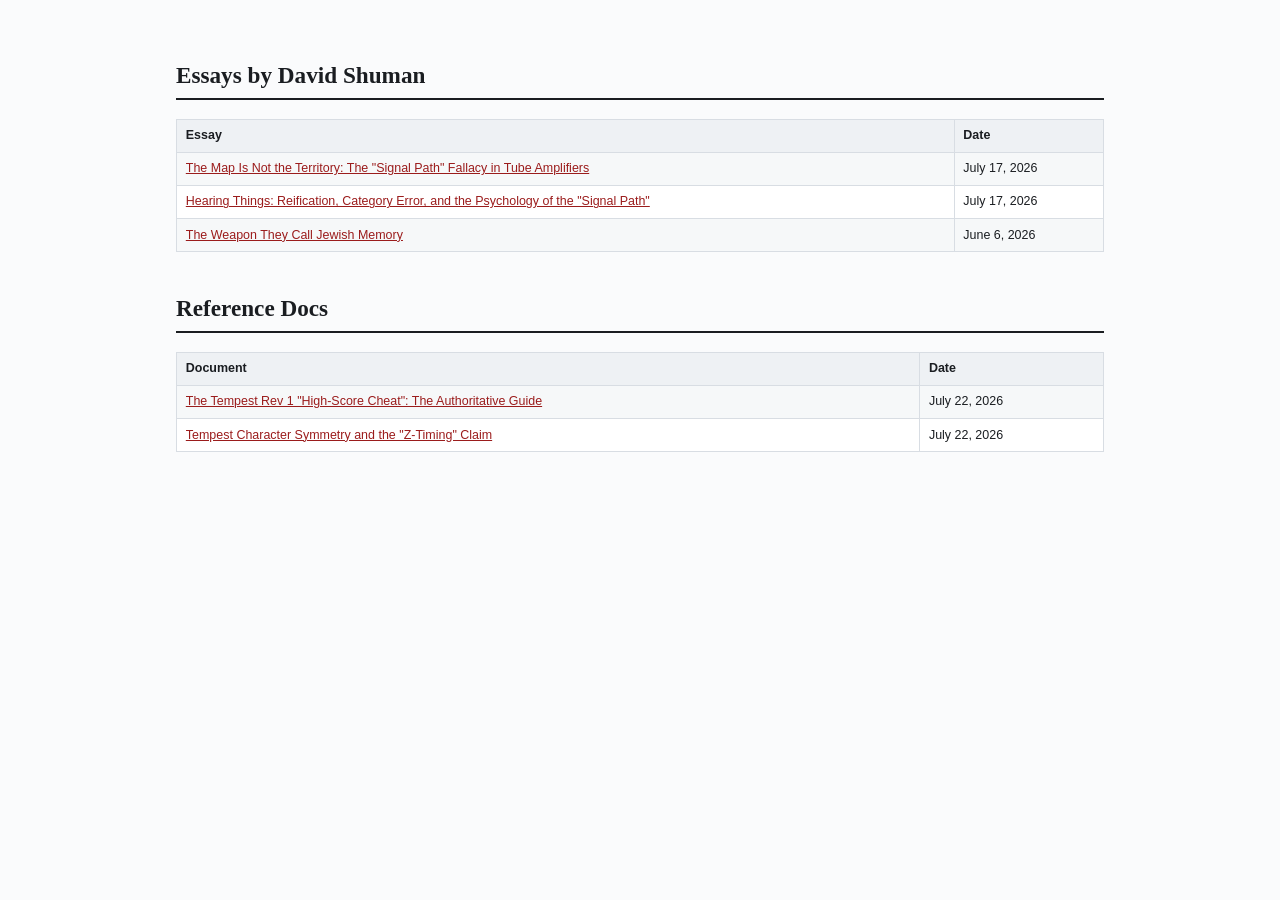
<file: docs/index.html>
<!DOCTYPE html>
<html lang="en">
<head>
<meta charset="utf-8">
<meta name="viewport" content="width=device-width, initial-scale=1">
<title>DOD 250 Overdrive Clone — Build Guides</title>
<link rel="stylesheet" href="style.css">
</head>
<body>

<!-- obsolete section, kept for reference, not deleted
<header class="site">
  <h1>DOD OD PREAMP 250 — Clone</h1>
  <div class="sub">Build guides, bill of materials &amp; assembly instructions</div>
</header>
-->

<main>

<!-- obsolete section, kept for reference, not deleted
<p>A through-hole PCB clone of the classic DOD 250 Overdrive Preamp — TL071,
1N4148 hard clipping, GAIN and LEVEL controls, true-bypass 3PDT switching,
9&nbsp;V barrel jack or battery. Pick the guide for your board revision:</p>

<h2>Which board do I have?</h2>

<table>
<tr><th>Marking on front silkscreen</th><th>Revision</th><th>Guide</th></tr>
<tr>
  <td><code>v1.1</code> next to the DC jack, QR code at lower left</td>
  <td>v1.1 — current; one correction needed (ground bond)</td>
  <td><a href="v1_1/"><strong>v1.1 build guide →</strong></a></td>
</tr>
<tr>
  <td>No version marking, no QR code</td>
  <td>v1.0 — first run; power-circuit corrections required</td>
  <td><a href="v1_0/"><strong>v1.0 build guide →</strong></a></td>
</tr>
</table>

<div class="imgrow">
  <figure>
    <img src="img/v1_1-front.png" alt="v1.1 PCB front">
    <figcaption>PCB v1.1, front</figcaption>
  </figure>
  <figure>
    <img src="img/v1_0-front.png" alt="v1.0 PCB front">
    <figcaption>PCB v1.0, front</figcaption>
  </figure>
</div>
-->

<h2>Essays by David Shuman</h2>
<table>
<tr><th>Essay</th><th>Date</th></tr>
<tr>
  <td><a href="signal_path_essay_rev3.html">The Map Is Not the Territory: The "Signal Path" Fallacy in Tube Amplifiers</a></td>
  <td>July 17, 2026</td>
</tr>
<tr>
  <td><a href="hearing_things_signal_path_philosophy.html">Hearing Things: Reification, Category Error, and the Psychology of the "Signal Path"</a></td>
  <td>July 17, 2026</td>
</tr>
<tr>
  <td><a href="weapon_jewish_memory.html">The Weapon They Call Jewish Memory</a></td>
  <td>June 6, 2026</td>
</tr>
</table>

<h2>Reference Docs</h2>
<table>
<tr><th>Document</th><th>Date</th></tr>
<tr>
  <td><a href="tempest_rev1_cheat_analysis_v3.html">The Tempest Rev 1 "High-Score Cheat": The Authoritative Guide</a></td>
  <td>July 22, 2026</td>
</tr>
<tr>
  <td><a href="tempest_z_timing_analysis.html">Tempest Character Symmetry and the "Z-Timing" Claim</a></td>
  <td>July 22, 2026</td>
</tr>
</table>

<!-- obsolete section, kept for reference, not deleted
<h2>Project files</h2>
<ul class="dl">
  <li><a href="files/BOM.csv">Bill of materials (CSV)</a></li>
  <li><a href="files/dod250new-v1_1-schematic.pdf">Schematic v1.1 (PDF)</a> ·
      <a href="files/dod250new-v1_0-schematic.pdf">Schematic v1.0 as shipped (PDF)</a></li>
  <li><a href="files/dod250new_v1.1_gerbers.zip">Gerbers v1.1 (ZIP)</a> ·
      <a href="files/dod250new_v1.0_gerbers.zip">Gerbers v1.0 (ZIP)</a></li>
  <li><a href="https://github.com/shupac800/dod250new">KiCad project source (GitHub)</a></li>
</ul>
-->

</main>

<!-- obsolete section, kept for reference, not deleted
<footer class="site">
  DOD 250 clone PCB by David Shuman · davidshuman@gmail.com ·
  <a href="https://github.com/shupac800/dod250new">github.com/shupac800/dod250new</a>
</footer>
-->

</body>
</html>
</file>
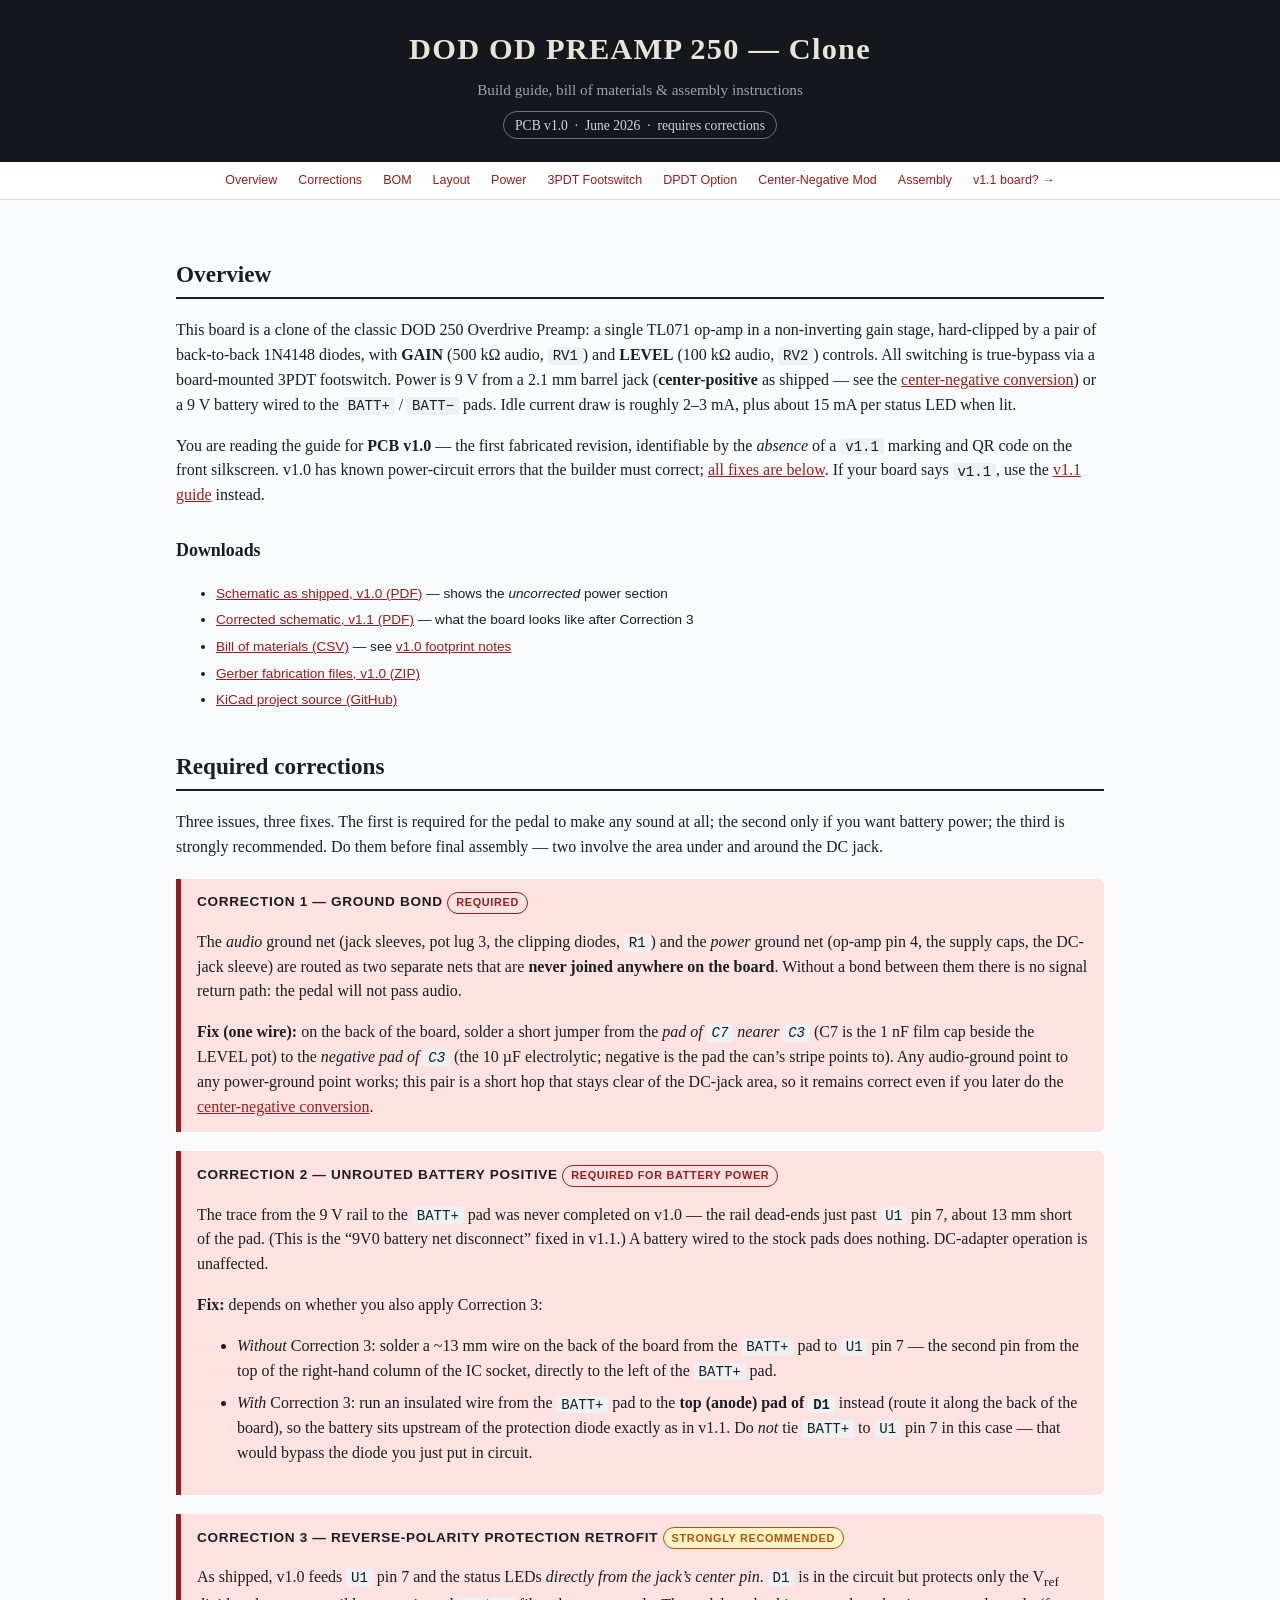
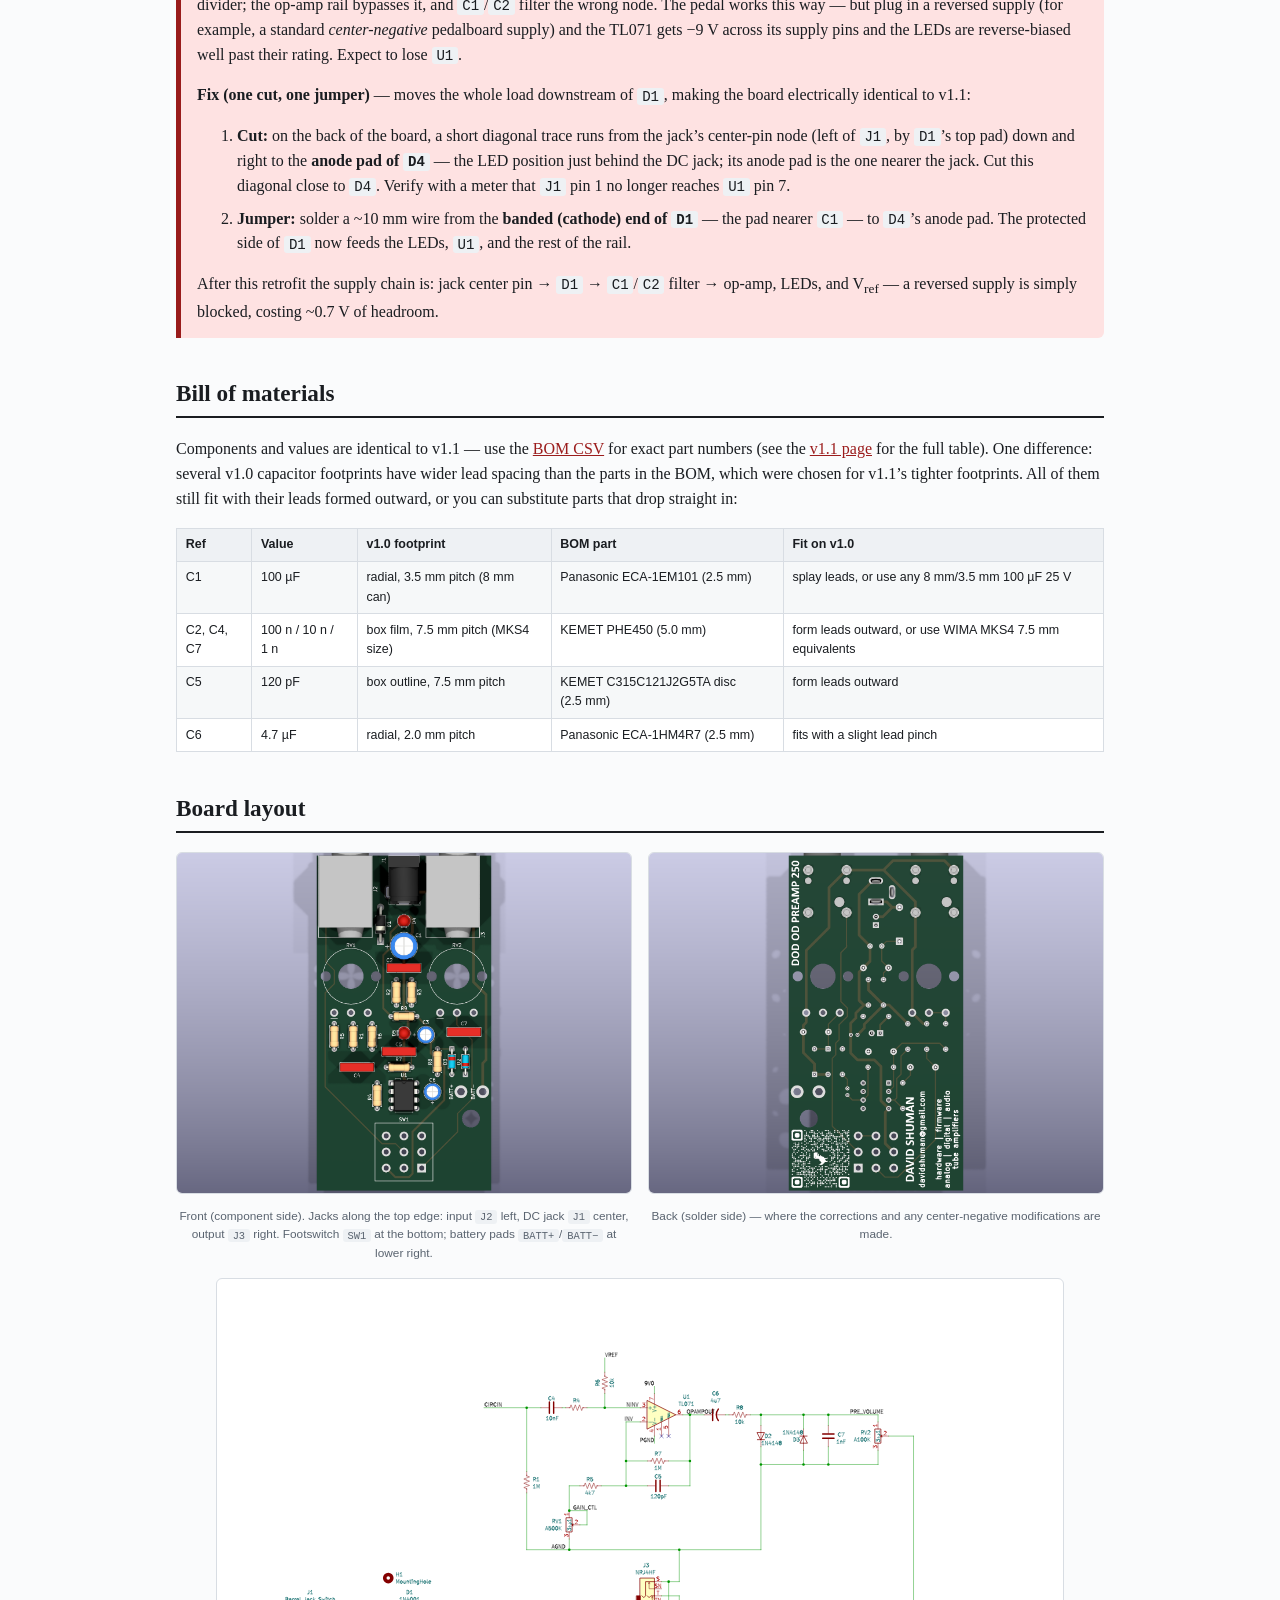
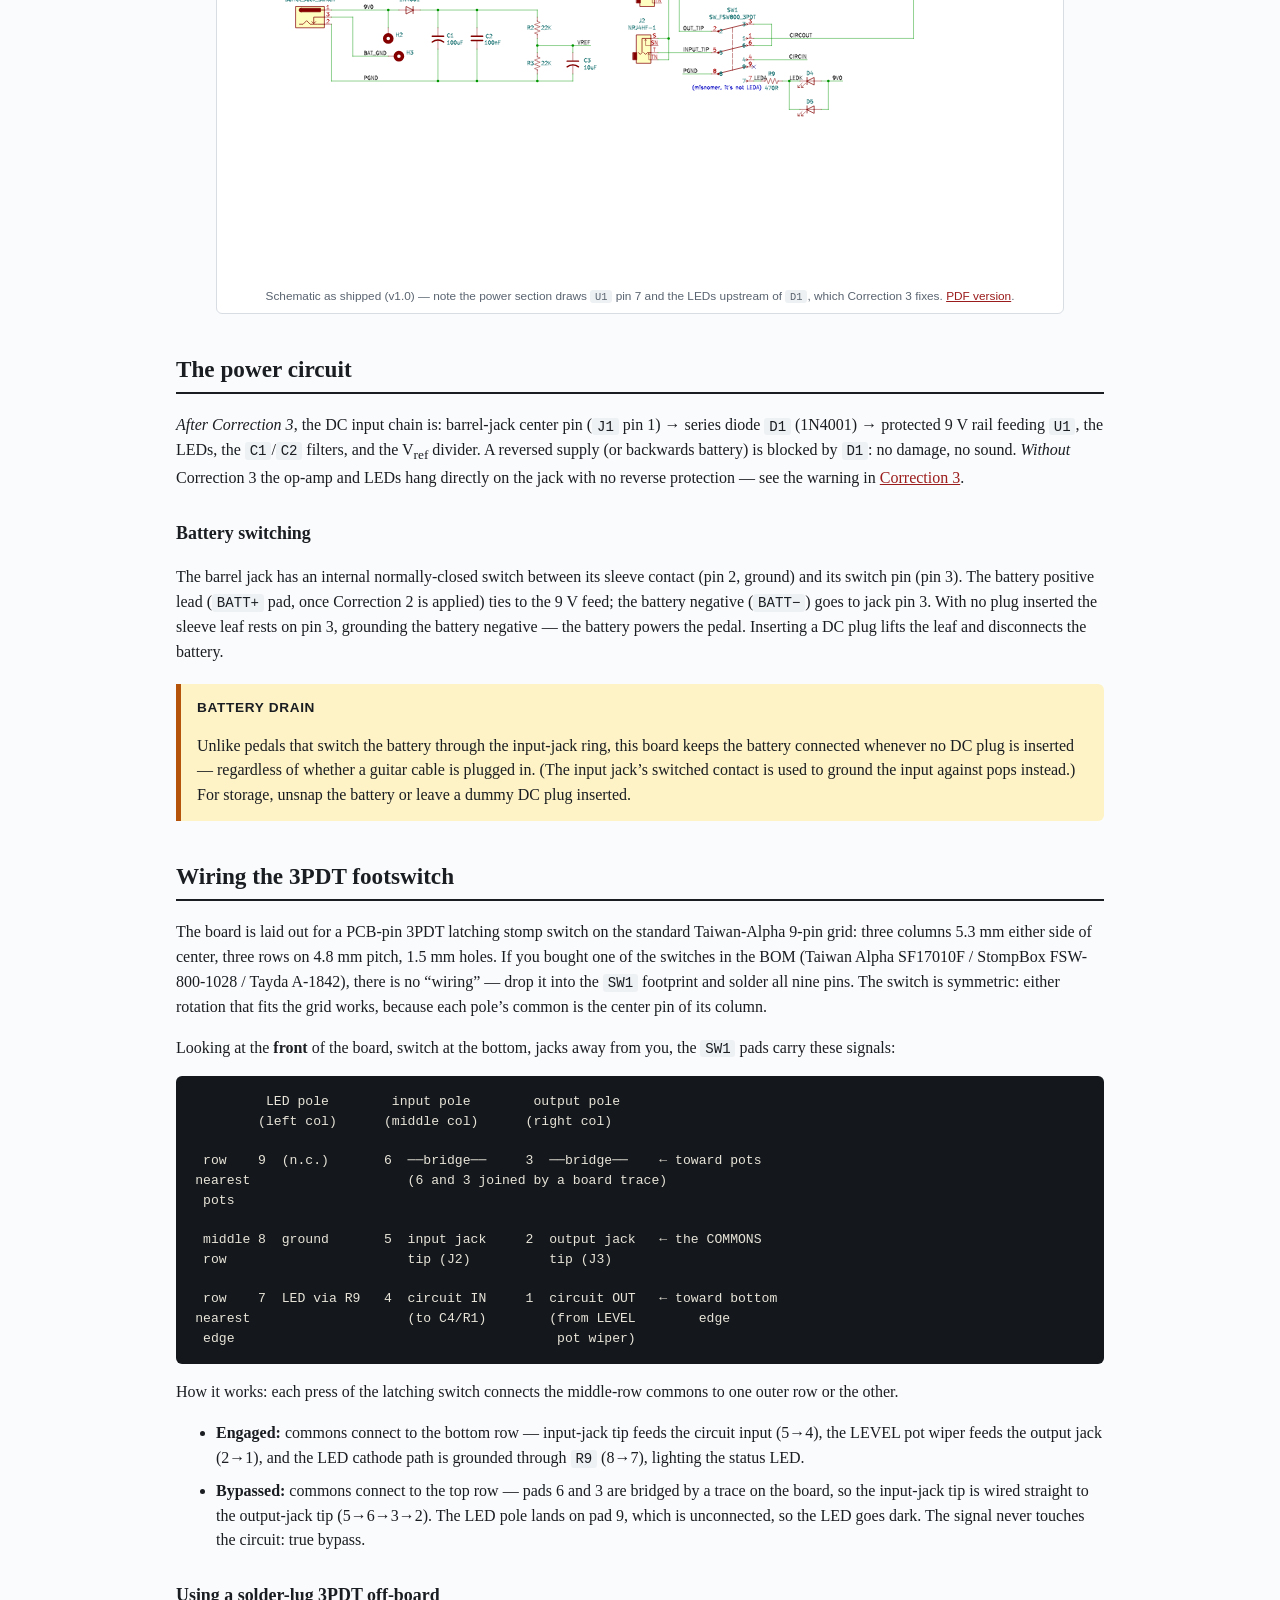
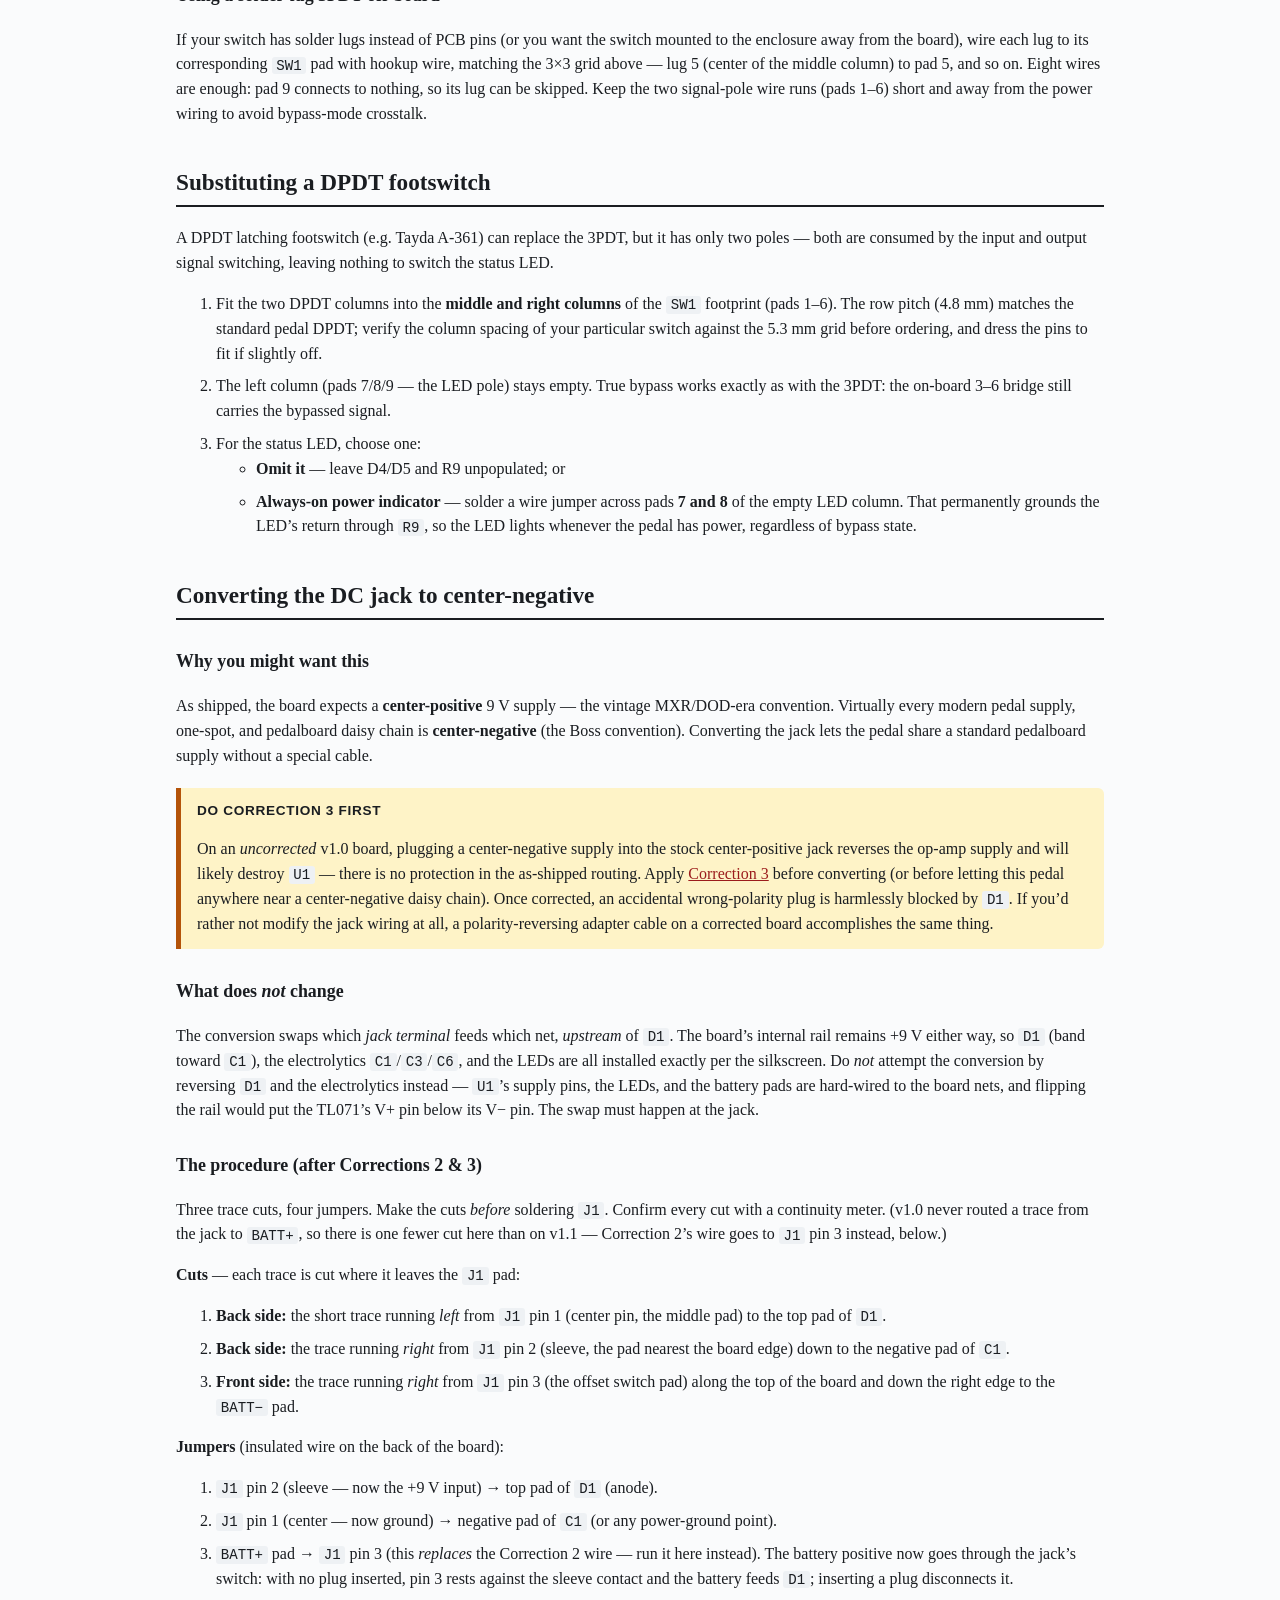
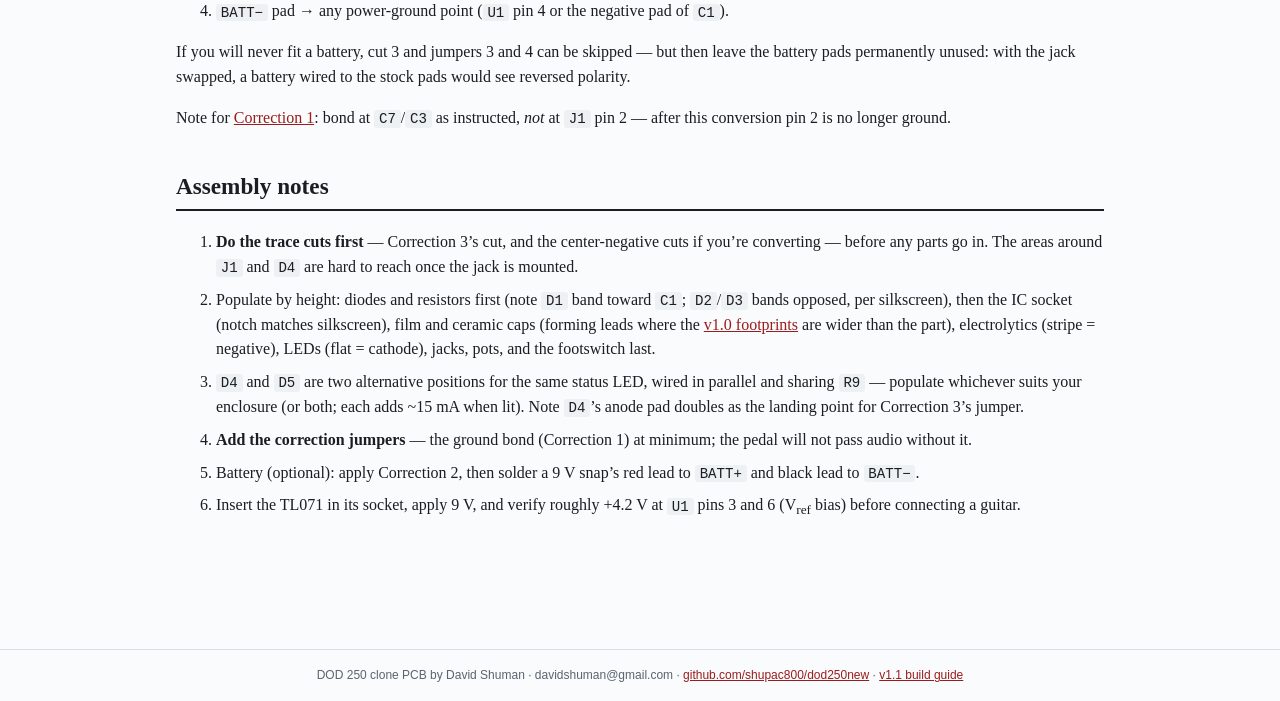
<file: docs/v1_0/index.html>
<!DOCTYPE html>
<html lang="en">
<head>
<meta charset="utf-8">
<meta name="viewport" content="width=device-width, initial-scale=1">
<title>DOD 250 Overdrive Clone — PCB v1.0 Build Guide</title>
<link rel="stylesheet" href="../style.css">
</head>
<body>

<header class="site">
  <h1>DOD OD PREAMP 250 — Clone</h1>
  <div class="sub">Build guide, bill of materials &amp; assembly instructions</div>
  <span class="ver">PCB v1.0 &nbsp;·&nbsp; June 2026 &nbsp;·&nbsp; requires corrections</span>
</header>

<nav class="toc">
  <a href="#overview">Overview</a>
  <a href="#corrections">Corrections</a>
  <a href="#bom">BOM</a>
  <a href="#layout">Layout</a>
  <a href="#power">Power</a>
  <a href="#footswitch">3PDT Footswitch</a>
  <a href="#dpdt">DPDT Option</a>
  <a href="#centerneg">Center-Negative Mod</a>
  <a href="#assembly">Assembly</a>
  <a href="../v1_1/">v1.1 board? →</a>
</nav>

<main>

<h2 id="overview">Overview</h2>
<p>This board is a clone of the classic DOD 250 Overdrive Preamp: a single
TL071 op-amp in a non-inverting gain stage, hard-clipped by a pair of
back-to-back 1N4148 diodes, with <strong>GAIN</strong> (500&nbsp;kΩ audio,
<span class="refdes">RV1</span>) and <strong>LEVEL</strong> (100&nbsp;kΩ audio,
<span class="refdes">RV2</span>) controls. All switching is true-bypass via a
board-mounted 3PDT footswitch. Power is 9&nbsp;V from a 2.1&nbsp;mm barrel jack
(<strong>center-positive</strong> as shipped — see the
<a href="#centerneg">center-negative conversion</a>) or a 9&nbsp;V battery wired
to the <span class="refdes">BATT+</span>&nbsp;/&nbsp;<span class="refdes">BATT−</span>
pads. Idle current draw is roughly 2–3&nbsp;mA, plus about 15&nbsp;mA per
status LED when lit.</p>

<p>You are reading the guide for <strong>PCB v1.0</strong> — the first
fabricated revision, identifiable by the <em>absence</em> of a
<code>v1.1</code> marking and QR code on the front silkscreen. v1.0 has known
power-circuit errors that the builder must correct;
<a href="#corrections">all fixes are below</a>. If your board says
<code>v1.1</code>, use the <a href="../v1_1/">v1.1 guide</a> instead.</p>

<h3>Downloads</h3>
<ul class="dl">
  <li><a href="../files/dod250new-v1_0-schematic.pdf">Schematic as shipped, v1.0 (PDF)</a> — shows the <em>uncorrected</em> power section</li>
  <li><a href="../files/dod250new-v1_1-schematic.pdf">Corrected schematic, v1.1 (PDF)</a> — what the board looks like after Correction&nbsp;3</li>
  <li><a href="../files/BOM.csv">Bill of materials (CSV)</a> — see <a href="#bom">v1.0 footprint notes</a></li>
  <li><a href="../files/dod250new_v1.0_gerbers.zip">Gerber fabrication files, v1.0 (ZIP)</a></li>
  <li><a href="https://github.com/shupac800/dod250new">KiCad project source (GitHub)</a></li>
</ul>

<h2 id="corrections">Required corrections</h2>

<p>Three issues, three fixes. The first is required for the pedal to make any
sound at all; the second only if you want battery power; the third is strongly
recommended. Do them before final assembly — two involve the area under and
around the DC jack.</p>

<div class="callout fix">
<span class="title">Correction 1 — ground bond <span class="pill req">required</span></span>
<p>The <em>audio</em> ground net (jack sleeves, pot lug&nbsp;3, the clipping
diodes, <span class="refdes">R1</span>) and the <em>power</em> ground net
(op-amp pin&nbsp;4, the supply caps, the DC-jack sleeve) are routed as two
separate nets that are <strong>never joined anywhere on the board</strong>.
Without a bond between them there is no signal return path: the pedal will not
pass audio.</p>
<p><strong>Fix (one wire):</strong> on the back of the board, solder a short
jumper from the <em>pad of <span class="refdes">C7</span> nearer
<span class="refdes">C3</span></em> (C7 is the 1&nbsp;nF film cap beside the
LEVEL pot) to the <em>negative pad of <span class="refdes">C3</span></em>
(the 10&nbsp;µF electrolytic; negative is the pad the can&rsquo;s stripe
points to). Any audio-ground point to any power-ground point works; this pair
is a short hop that stays clear of the DC-jack area, so it remains correct
even if you later do the <a href="#centerneg">center-negative
conversion</a>.</p>
</div>

<div class="callout fix">
<span class="title">Correction 2 — unrouted battery positive <span class="pill req">required for battery power</span></span>
<p>The trace from the 9&nbsp;V rail to the <span class="refdes">BATT+</span>
pad was never completed on v1.0 — the rail dead-ends just past
<span class="refdes">U1</span> pin&nbsp;7, about 13&nbsp;mm short of the pad.
(This is the &ldquo;9V0 battery net disconnect&rdquo; fixed in v1.1.) A
battery wired to the stock pads does nothing. DC-adapter operation is
unaffected.</p>
<p><strong>Fix:</strong> depends on whether you also apply Correction&nbsp;3:</p>
<ul class="tight">
  <li><em>Without</em> Correction&nbsp;3: solder a ~13&nbsp;mm wire on the
  back of the board from the <span class="refdes">BATT+</span> pad to
  <span class="refdes">U1</span> pin&nbsp;7 — the second pin from the top of
  the right-hand column of the IC socket, directly to the left of the
  <span class="refdes">BATT+</span> pad.</li>
  <li><em>With</em> Correction&nbsp;3: run an insulated wire from the
  <span class="refdes">BATT+</span> pad to the <strong>top (anode) pad of
  <span class="refdes">D1</span></strong> instead (route it along the back of
  the board), so the battery sits upstream of the protection diode exactly as
  in v1.1. Do <em>not</em> tie <span class="refdes">BATT+</span> to
  <span class="refdes">U1</span> pin&nbsp;7 in this case — that would bypass
  the diode you just put in circuit.</li>
</ul>
</div>

<div class="callout fix">
<span class="title">Correction 3 — reverse-polarity protection retrofit <span class="pill rec">strongly recommended</span></span>
<p>As shipped, v1.0 feeds <span class="refdes">U1</span> pin&nbsp;7 and the
status LEDs <em>directly from the jack&rsquo;s center pin</em>.
<span class="refdes">D1</span> is in the circuit but protects only the
V<sub>ref</sub> divider; the op-amp rail bypasses it, and
<span class="refdes">C1</span>/<span class="refdes">C2</span> filter the
wrong node. The pedal works this way — but plug in a reversed supply (for
example, a standard <em>center-negative</em> pedalboard supply) and the TL071
gets −9&nbsp;V across its supply pins and the LEDs are reverse-biased well
past their rating. Expect to lose <span class="refdes">U1</span>.</p>
<p><strong>Fix (one cut, one jumper)</strong> — moves the whole load
downstream of <span class="refdes">D1</span>, making the board electrically
identical to v1.1:</p>
<ol class="steps">
  <li><strong>Cut:</strong> on the back of the board, a short diagonal trace
  runs from the jack&rsquo;s center-pin node (left of
  <span class="refdes">J1</span>, by <span class="refdes">D1</span>&rsquo;s
  top pad) down and right to the <strong>anode pad of
  <span class="refdes">D4</span></strong> — the LED position just behind the
  DC jack; its anode pad is the one nearer the jack. Cut this diagonal close
  to <span class="refdes">D4</span>. Verify with a meter that
  <span class="refdes">J1</span> pin&nbsp;1 no longer reaches
  <span class="refdes">U1</span> pin&nbsp;7.</li>
  <li><strong>Jumper:</strong> solder a ~10&nbsp;mm wire from the
  <strong>banded (cathode) end of <span class="refdes">D1</span></strong> —
  the pad nearer <span class="refdes">C1</span> — to
  <span class="refdes">D4</span>&rsquo;s anode pad. The protected side of
  <span class="refdes">D1</span> now feeds the LEDs,
  <span class="refdes">U1</span>, and the rest of the rail.</li>
</ol>
<p>After this retrofit the supply chain is: jack center pin →
<span class="refdes">D1</span> → <span class="refdes">C1</span>/<span class="refdes">C2</span>
filter → op-amp, LEDs, and V<sub>ref</sub> — a reversed supply is simply
blocked, costing ~0.7&nbsp;V of headroom.</p>
</div>

<h2 id="bom">Bill of materials</h2>

<p>Components and values are identical to v1.1 — use the
<a href="../files/BOM.csv">BOM CSV</a> for exact part numbers (see the
<a href="../v1_1/#bom">v1.1 page</a> for the full table). One difference:
several v1.0 capacitor footprints have wider lead spacing than the parts in
the BOM, which were chosen for v1.1&rsquo;s tighter footprints. All of them
still fit with their leads formed outward, or you can substitute parts that
drop straight in:</p>

<table>
<tr><th>Ref</th><th>Value</th><th>v1.0 footprint</th><th>BOM part</th><th>Fit on v1.0</th></tr>
<tr><td>C1</td><td>100&nbsp;µF</td><td>radial, 3.5&nbsp;mm pitch (8&nbsp;mm can)</td><td>Panasonic ECA-1EM101 (2.5&nbsp;mm)</td><td>splay leads, or use any 8&nbsp;mm/3.5&nbsp;mm 100&nbsp;µF&nbsp;25&nbsp;V</td></tr>
<tr><td>C2, C4, C7</td><td>100&nbsp;n / 10&nbsp;n / 1&nbsp;n</td><td>box film, 7.5&nbsp;mm pitch (MKS4 size)</td><td>KEMET PHE450 (5.0&nbsp;mm)</td><td>form leads outward, or use WIMA MKS4 7.5&nbsp;mm equivalents</td></tr>
<tr><td>C5</td><td>120&nbsp;pF</td><td>box outline, 7.5&nbsp;mm pitch</td><td>KEMET C315C121J2G5TA disc (2.5&nbsp;mm)</td><td>form leads outward</td></tr>
<tr><td>C6</td><td>4.7&nbsp;µF</td><td>radial, 2.0&nbsp;mm pitch</td><td>Panasonic ECA-1HM4R7 (2.5&nbsp;mm)</td><td>fits with a slight lead pinch</td></tr>
</table>

<h2 id="layout">Board layout</h2>

<div class="imgrow">
  <figure>
    <img src="../img/v1_0-front.png" alt="v1.0 PCB front (component side)">
    <figcaption>Front (component side). Jacks along the top edge: input
    <span class="refdes">J2</span> left, DC jack <span class="refdes">J1</span>
    center, output <span class="refdes">J3</span> right. Footswitch
    <span class="refdes">SW1</span> at the bottom; battery pads
    <span class="refdes">BATT+</span>/<span class="refdes">BATT−</span> at
    lower right.</figcaption>
  </figure>
  <figure>
    <img src="../img/v1_0-back.png" alt="v1.0 PCB back (solder side)">
    <figcaption>Back (solder side) — where the corrections and any
    center-negative modifications are made.</figcaption>
  </figure>
</div>

<figure class="schem">
  <img src="../img/v1_0-schematic.svg" alt="v1.0 schematic as shipped">
  <figcaption>Schematic as shipped (v1.0) — note the power section draws
  <span class="refdes">U1</span> pin&nbsp;7 and the LEDs upstream of
  <span class="refdes">D1</span>, which Correction&nbsp;3 fixes.
  <a href="../files/dod250new-v1_0-schematic.pdf">PDF version</a>.</figcaption>
</figure>

<h2 id="power">The power circuit</h2>

<p><em>After Correction&nbsp;3</em>, the DC input chain is: barrel-jack center
pin (<span class="refdes">J1</span> pin&nbsp;1) → series diode
<span class="refdes">D1</span> (1N4001) → protected 9&nbsp;V rail feeding
<span class="refdes">U1</span>, the LEDs, the
<span class="refdes">C1</span>/<span class="refdes">C2</span> filters, and the
V<sub>ref</sub> divider. A reversed supply (or backwards battery) is blocked
by <span class="refdes">D1</span>: no damage, no sound. <em>Without</em>
Correction&nbsp;3 the op-amp and LEDs hang directly on the jack with no
reverse protection — see the warning in
<a href="#corrections">Correction&nbsp;3</a>.</p>

<h3>Battery switching</h3>
<p>The barrel jack has an internal normally-closed switch between its sleeve
contact (pin&nbsp;2, ground) and its switch pin (pin&nbsp;3). The battery
positive lead (<span class="refdes">BATT+</span> pad, once Correction&nbsp;2
is applied) ties to the 9&nbsp;V feed; the battery negative
(<span class="refdes">BATT−</span>) goes to jack pin&nbsp;3. With no plug
inserted the sleeve leaf rests on pin&nbsp;3, grounding the battery negative —
the battery powers the pedal. Inserting a DC plug lifts the leaf and
disconnects the battery.</p>

<div class="callout warn">
<span class="title">Battery drain</span>
<p>Unlike pedals that switch the battery through the input-jack ring, this
board keeps the battery connected whenever no DC plug is inserted —
regardless of whether a guitar cable is plugged in. (The input jack&rsquo;s
switched contact is used to ground the input against pops instead.) For
storage, unsnap the battery or leave a dummy DC plug inserted.</p>
</div>

<h2 id="footswitch">Wiring the 3PDT footswitch</h2>

<p>The board is laid out for a PCB-pin 3PDT latching stomp switch on the
standard Taiwan-Alpha 9-pin grid: three columns 5.3&nbsp;mm either side of
center, three rows on 4.8&nbsp;mm pitch, 1.5&nbsp;mm holes. If you bought one
of the switches in the BOM (Taiwan Alpha SF17010F / StompBox FSW-800-1028 /
Tayda A-1842), there is no &ldquo;wiring&rdquo; — drop it into the
<span class="refdes">SW1</span> footprint and solder all nine pins. The
switch is symmetric: either rotation that fits the grid works, because each
pole&rsquo;s common is the center pin of its column.</p>

<p>Looking at the <strong>front</strong> of the board, switch at the bottom,
jacks away from you, the <span class="refdes">SW1</span> pads carry these
signals:</p>

<div class="swgrid">         LED pole        input pole        output pole
        (left col)      (middle col)      (right col)

 row    9  (n.c.)       6  ──bridge──     3  ──bridge──    ← toward pots
nearest                    (6 and 3 joined by a board trace)
 pots

 middle 8  ground       5  input jack     2  output jack   ← the COMMONS
 row                       tip (J2)          tip (J3)

 row    7  LED via R9   4  circuit IN     1  circuit OUT   ← toward bottom
nearest                    (to C4/R1)        (from LEVEL        edge
 edge                                         pot wiper)</div>

<p>How it works: each press of the latching switch connects the middle-row
commons to one outer row or the other.</p>
<ul class="tight">
  <li><strong>Engaged:</strong> commons connect to the bottom row — input-jack
  tip feeds the circuit input (5→4), the LEVEL pot wiper feeds the output jack
  (2→1), and the LED cathode path is grounded through
  <span class="refdes">R9</span> (8→7), lighting the status LED.</li>
  <li><strong>Bypassed:</strong> commons connect to the top row — pads 6 and 3
  are bridged by a trace on the board, so the input-jack tip is wired straight
  to the output-jack tip (5→6→3→2). The LED pole lands on pad&nbsp;9, which is
  unconnected, so the LED goes dark. The signal never touches the circuit:
  true bypass.</li>
</ul>

<h3>Using a solder-lug 3PDT off-board</h3>
<p>If your switch has solder lugs instead of PCB pins (or you want the switch
mounted to the enclosure away from the board), wire each lug to its
corresponding <span class="refdes">SW1</span> pad with hookup wire, matching
the 3×3 grid above — lug&nbsp;5 (center of the middle column) to pad&nbsp;5,
and so on. Eight wires are enough: pad&nbsp;9 connects to nothing, so its lug
can be skipped. Keep the two signal-pole wire runs (pads 1–6) short and away
from the power wiring to avoid bypass-mode crosstalk.</p>

<h2 id="dpdt">Substituting a DPDT footswitch</h2>

<p>A DPDT latching footswitch (e.g. Tayda A-361) can replace the 3PDT, but it
has only two poles — both are consumed by the input and output signal
switching, leaving nothing to switch the status LED.</p>

<ol class="steps">
  <li>Fit the two DPDT columns into the <strong>middle and right columns</strong>
  of the <span class="refdes">SW1</span> footprint (pads 1–6). The row pitch
  (4.8&nbsp;mm) matches the standard pedal DPDT; verify the column spacing of
  your particular switch against the 5.3&nbsp;mm grid before ordering, and
  dress the pins to fit if slightly off.</li>
  <li>The left column (pads 7/8/9 — the LED pole) stays empty. True bypass
  works exactly as with the 3PDT: the on-board 3–6 bridge still carries the
  bypassed signal.</li>
  <li>For the status LED, choose one:
    <ul class="tight">
      <li><strong>Omit it</strong> — leave D4/D5 and R9 unpopulated; or</li>
      <li><strong>Always-on power indicator</strong> — solder a wire jumper
      across pads <strong>7 and 8</strong> of the empty LED column. That
      permanently grounds the LED&rsquo;s return through
      <span class="refdes">R9</span>, so the LED lights whenever the pedal has
      power, regardless of bypass state.</li>
    </ul>
  </li>
</ol>

<h2 id="centerneg">Converting the DC jack to center-negative</h2>

<h3>Why you might want this</h3>
<p>As shipped, the board expects a <strong>center-positive</strong> 9&nbsp;V
supply — the vintage MXR/DOD-era convention. Virtually every modern pedal
supply, one-spot, and pedalboard daisy chain is <strong>center-negative</strong>
(the Boss convention). Converting the jack lets the pedal share a standard
pedalboard supply without a special cable.</p>

<div class="callout warn">
<span class="title">Do Correction 3 first</span>
<p>On an <em>uncorrected</em> v1.0 board, plugging a center-negative supply
into the stock center-positive jack reverses the op-amp supply and will
likely destroy <span class="refdes">U1</span> — there is no protection in
the as-shipped routing. Apply
<a href="#corrections">Correction&nbsp;3</a> before converting (or before
letting this pedal anywhere near a center-negative daisy chain). Once
corrected, an accidental wrong-polarity plug is harmlessly blocked by
<span class="refdes">D1</span>. If you&rsquo;d rather not modify the jack
wiring at all, a polarity-reversing adapter cable on a corrected board
accomplishes the same thing.</p>
</div>

<h3>What does <em>not</em> change</h3>
<p>The conversion swaps which <em>jack terminal</em> feeds which net,
<em>upstream</em> of <span class="refdes">D1</span>. The board&rsquo;s
internal rail remains +9&nbsp;V either way, so <span class="refdes">D1</span>
(band toward <span class="refdes">C1</span>), the electrolytics
<span class="refdes">C1</span>/<span class="refdes">C3</span>/<span class="refdes">C6</span>,
and the LEDs are all installed exactly per the silkscreen. Do <em>not</em>
attempt the conversion by reversing <span class="refdes">D1</span> and the
electrolytics instead — <span class="refdes">U1</span>&rsquo;s supply pins,
the LEDs, and the battery pads are hard-wired to the board nets, and flipping
the rail would put the TL071&rsquo;s V+ pin below its V− pin. The swap must
happen at the jack.</p>

<h3>The procedure (after Corrections 2 &amp; 3)</h3>
<p>Three trace cuts, four jumpers. Make the cuts <em>before</em> soldering
<span class="refdes">J1</span>. Confirm every cut with a continuity meter.
(v1.0 never routed a trace from the jack to
<span class="refdes">BATT+</span>, so there is one fewer cut here than on
v1.1 — Correction&nbsp;2&rsquo;s wire goes to <span class="refdes">J1</span>
pin&nbsp;3 instead, below.)</p>

<p><strong>Cuts</strong> — each trace is cut where it leaves the
<span class="refdes">J1</span> pad:</p>
<ol class="steps">
  <li><strong>Back side:</strong> the short trace running <em>left</em> from
  <span class="refdes">J1</span> pin&nbsp;1 (center pin, the middle pad) to
  the top pad of <span class="refdes">D1</span>.</li>
  <li><strong>Back side:</strong> the trace running <em>right</em> from
  <span class="refdes">J1</span> pin&nbsp;2 (sleeve, the pad nearest the board
  edge) down to the negative pad of <span class="refdes">C1</span>.</li>
  <li><strong>Front side:</strong> the trace running <em>right</em> from
  <span class="refdes">J1</span> pin&nbsp;3 (the offset switch pad) along the
  top of the board and down the right edge to the
  <span class="refdes">BATT−</span> pad.</li>
</ol>

<p><strong>Jumpers</strong> (insulated wire on the back of the board):</p>
<ol class="steps">
  <li><span class="refdes">J1</span> pin&nbsp;2 (sleeve — now the +9&nbsp;V
  input) → top pad of <span class="refdes">D1</span> (anode).</li>
  <li><span class="refdes">J1</span> pin&nbsp;1 (center — now ground) →
  negative pad of <span class="refdes">C1</span> (or any power-ground
  point).</li>
  <li><span class="refdes">BATT+</span> pad → <span class="refdes">J1</span>
  pin&nbsp;3 (this <em>replaces</em> the Correction&nbsp;2 wire — run it here
  instead). The battery positive now goes through the jack&rsquo;s switch:
  with no plug inserted, pin&nbsp;3 rests against the sleeve contact and the
  battery feeds <span class="refdes">D1</span>; inserting a plug disconnects
  it.</li>
  <li><span class="refdes">BATT−</span> pad → any power-ground point
  (<span class="refdes">U1</span> pin&nbsp;4 or the negative pad of
  <span class="refdes">C1</span>).</li>
</ol>

<p>If you will never fit a battery, cut&nbsp;3 and jumpers 3 and 4 can be
skipped — but then leave the battery pads permanently unused: with the jack
swapped, a battery wired to the stock pads would see reversed polarity.</p>

<p>Note for <a href="#corrections">Correction&nbsp;1</a>: bond at
<span class="refdes">C7</span>/<span class="refdes">C3</span> as instructed,
<em>not</em> at <span class="refdes">J1</span> pin&nbsp;2 — after this
conversion pin&nbsp;2 is no longer ground.</p>

<h2 id="assembly">Assembly notes</h2>

<ol class="steps">
  <li><strong>Do the trace cuts first</strong> — Correction&nbsp;3&rsquo;s cut,
  and the center-negative cuts if you&rsquo;re converting — before any parts
  go in. The areas around <span class="refdes">J1</span> and
  <span class="refdes">D4</span> are hard to reach once the jack is
  mounted.</li>
  <li>Populate by height: diodes and resistors first (note
  <span class="refdes">D1</span> band toward <span class="refdes">C1</span>;
  <span class="refdes">D2</span>/<span class="refdes">D3</span> bands opposed,
  per silkscreen), then the IC socket (notch matches silkscreen), film and
  ceramic caps (forming leads where the <a href="#bom">v1.0 footprints</a>
  are wider than the part), electrolytics (stripe = negative), LEDs
  (flat = cathode), jacks, pots, and the footswitch last.</li>
  <li><span class="refdes">D4</span> and <span class="refdes">D5</span> are
  two alternative positions for the same status LED, wired in parallel and
  sharing <span class="refdes">R9</span> — populate whichever suits your
  enclosure (or both; each adds ~15&nbsp;mA when lit). Note
  <span class="refdes">D4</span>&rsquo;s anode pad doubles as the landing
  point for Correction&nbsp;3&rsquo;s jumper.</li>
  <li><strong>Add the correction jumpers</strong> — the ground bond
  (Correction&nbsp;1) at minimum; the pedal will not pass audio without
  it.</li>
  <li>Battery (optional): apply Correction&nbsp;2, then solder a 9&nbsp;V
  snap&rsquo;s red lead to <span class="refdes">BATT+</span> and black lead to
  <span class="refdes">BATT−</span>.</li>
  <li>Insert the TL071 in its socket, apply 9&nbsp;V, and verify roughly
  +4.2&nbsp;V at <span class="refdes">U1</span> pins 3 and 6 (V<sub>ref</sub>
  bias) before connecting a guitar.</li>
</ol>

</main>

<footer class="site">
  DOD 250 clone PCB by David Shuman · davidshuman@gmail.com ·
  <a href="https://github.com/shupac800/dod250new">github.com/shupac800/dod250new</a> ·
  <a href="../v1_1/">v1.1 build guide</a>
</footer>

</body>
</html>
</file>
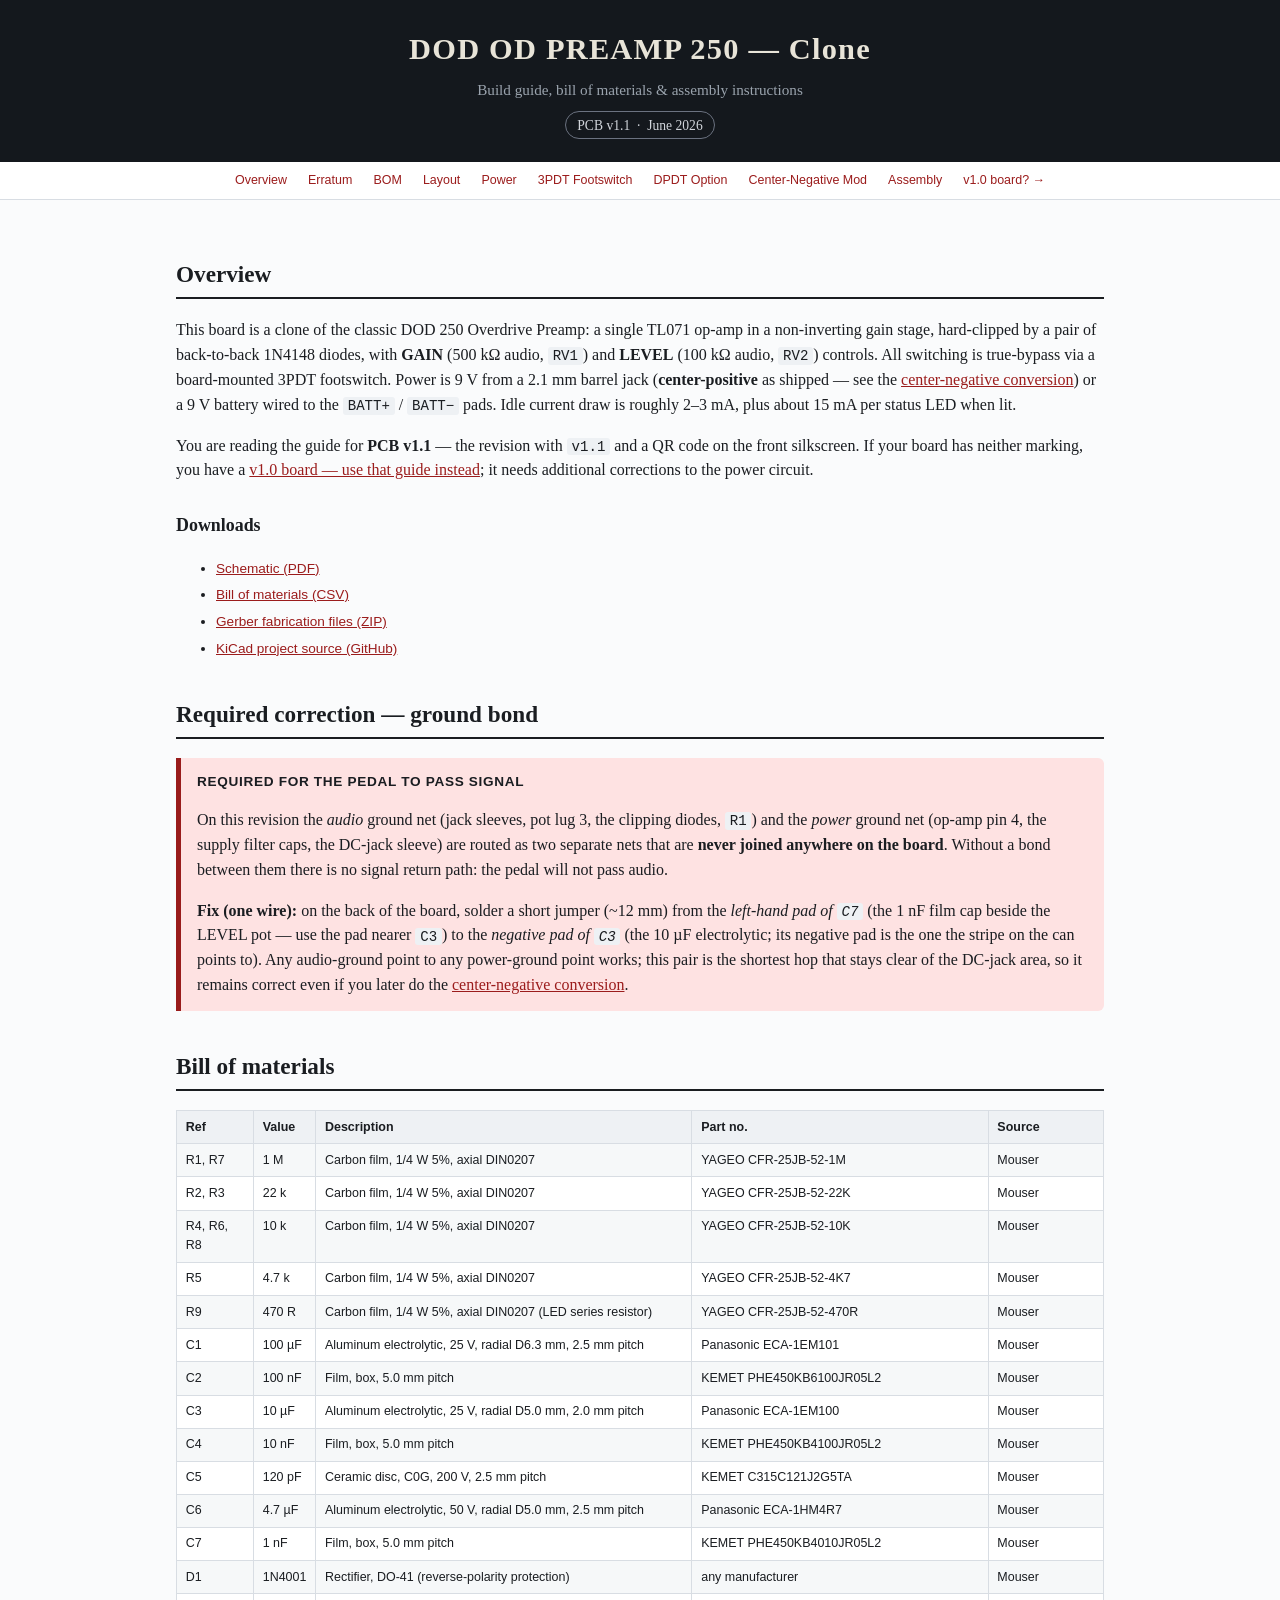
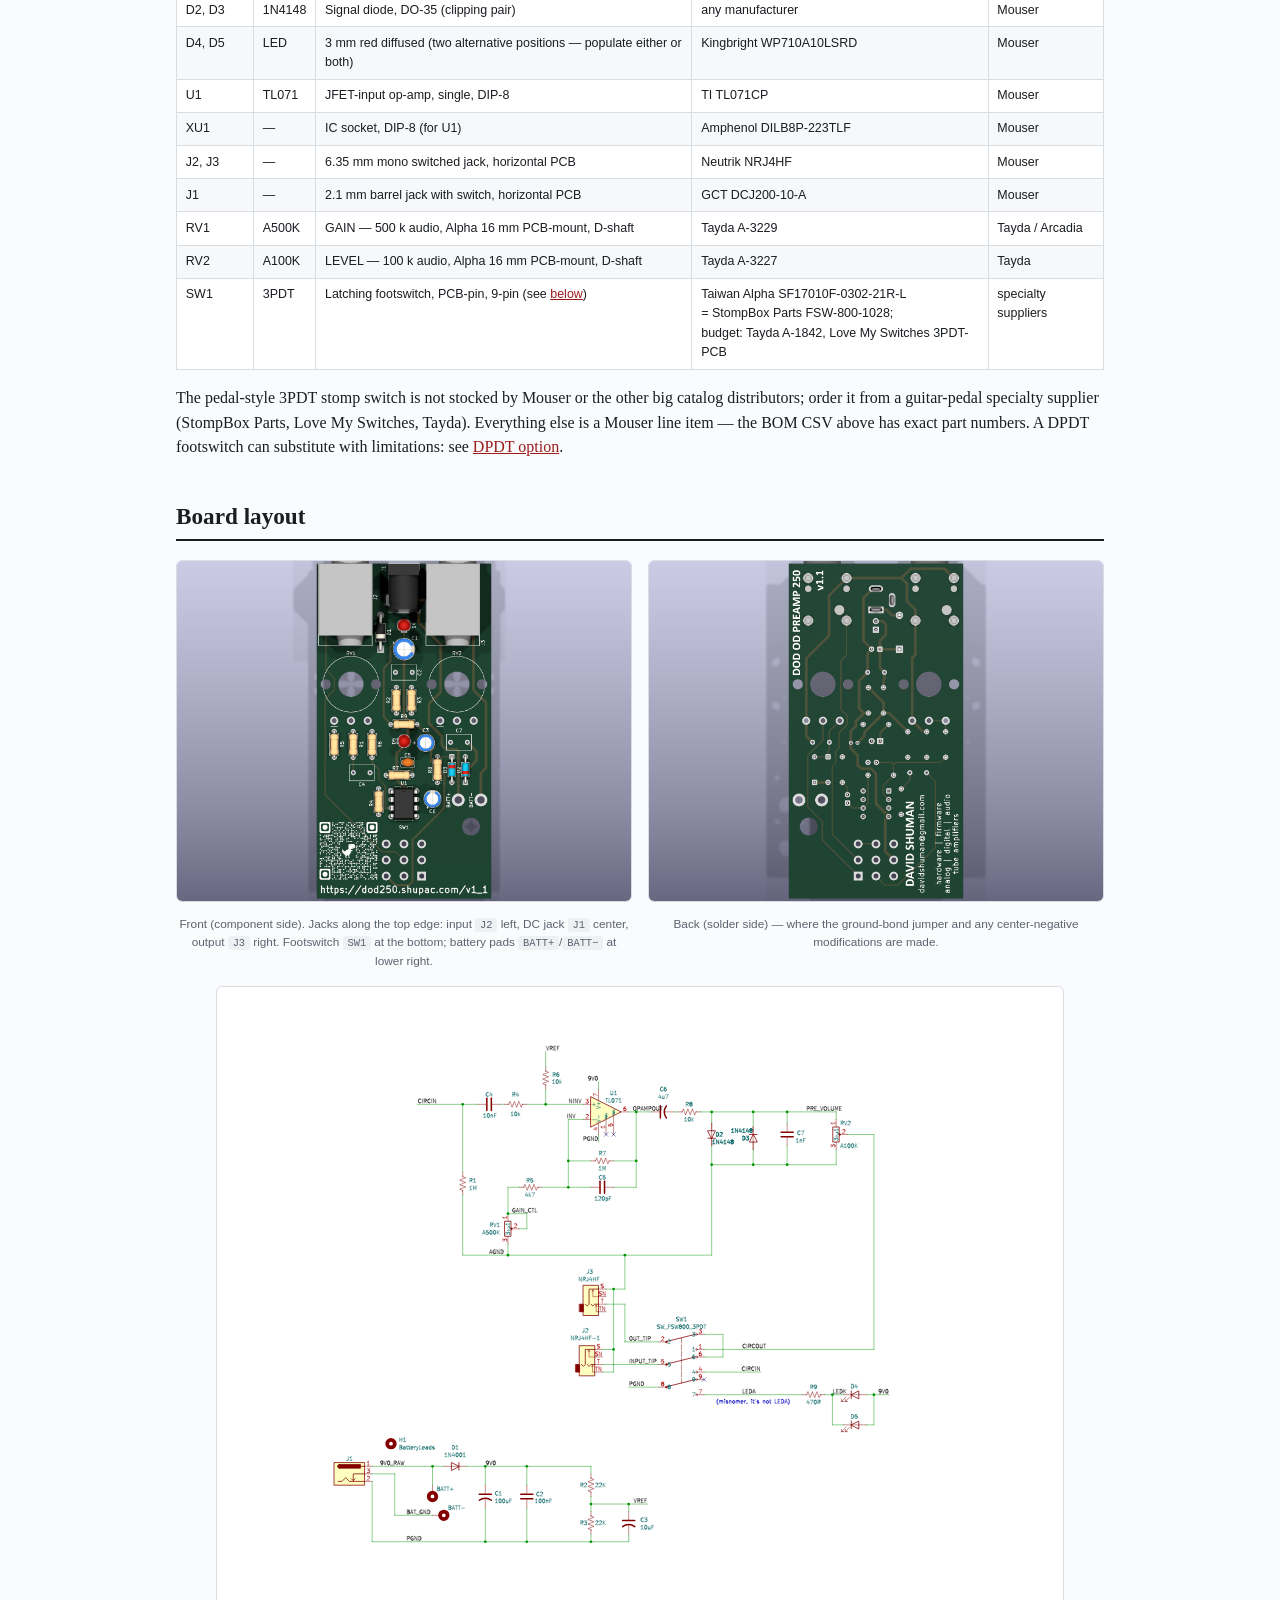
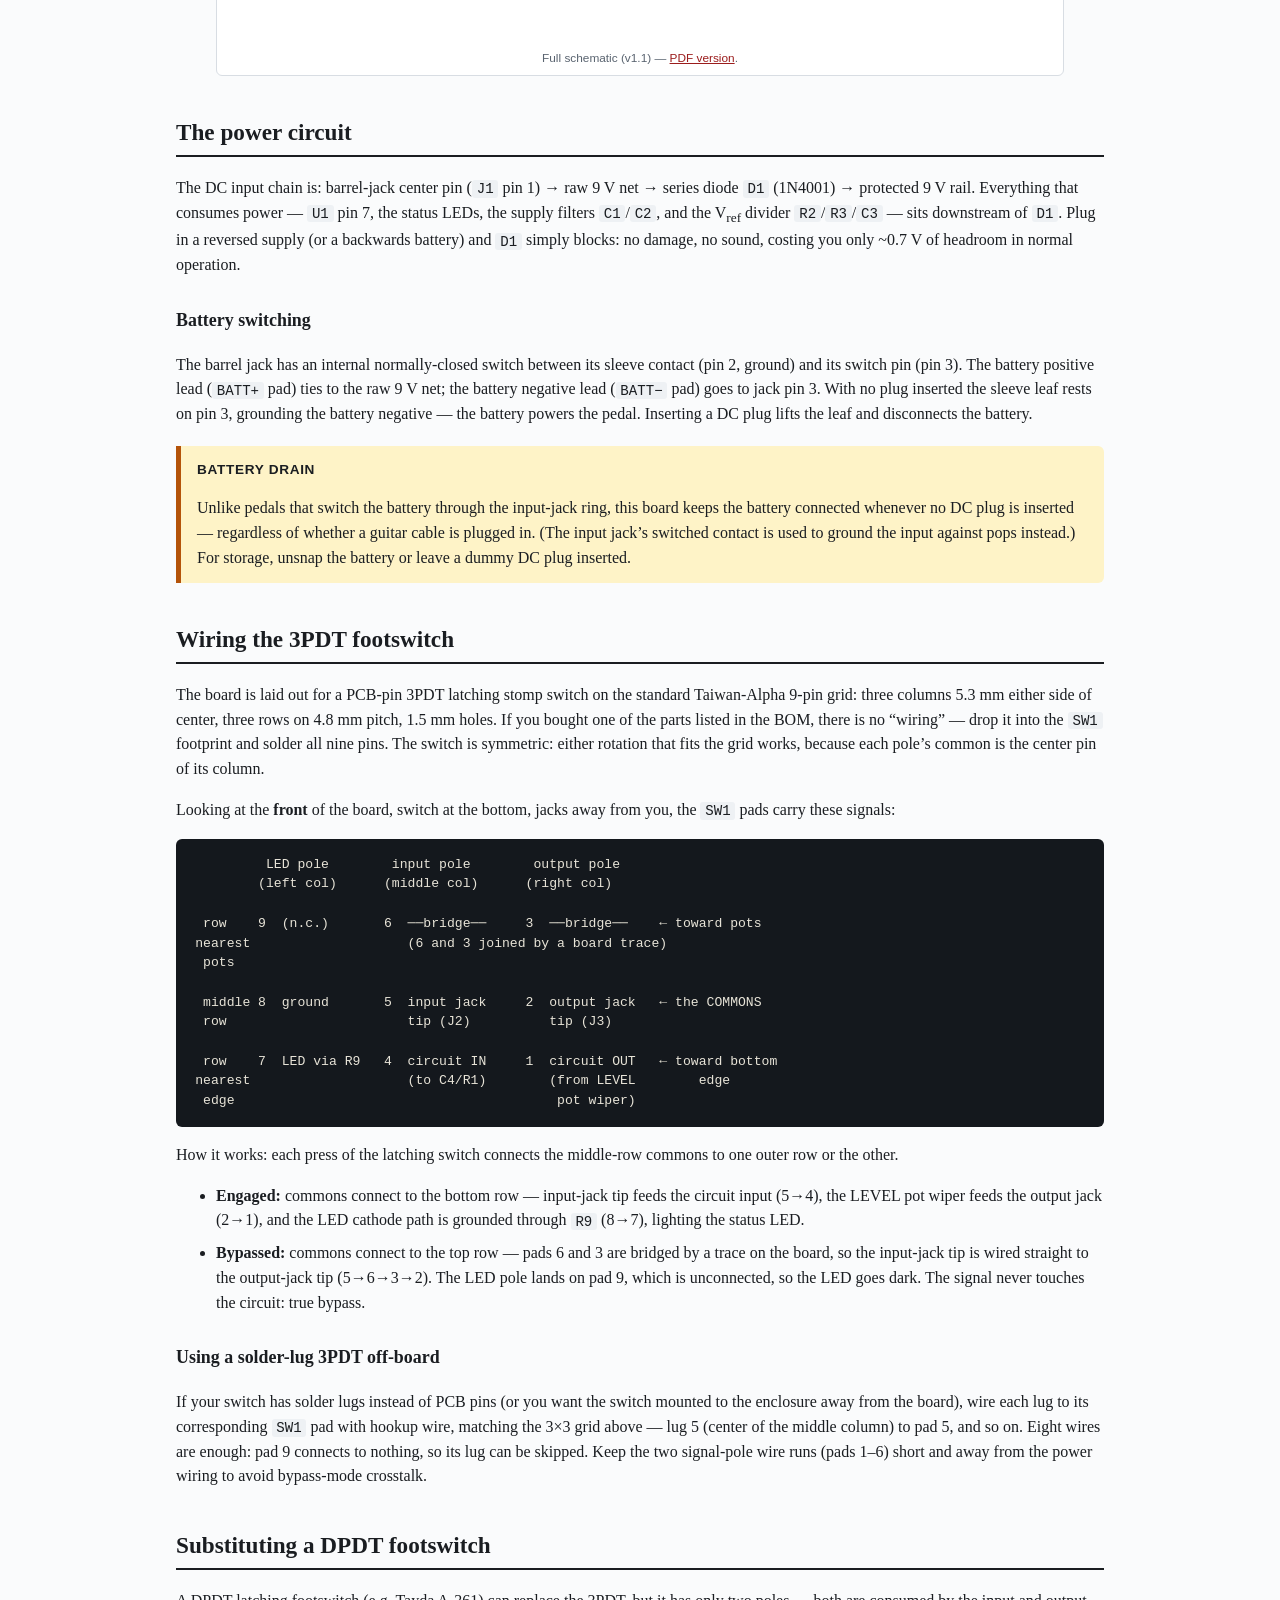
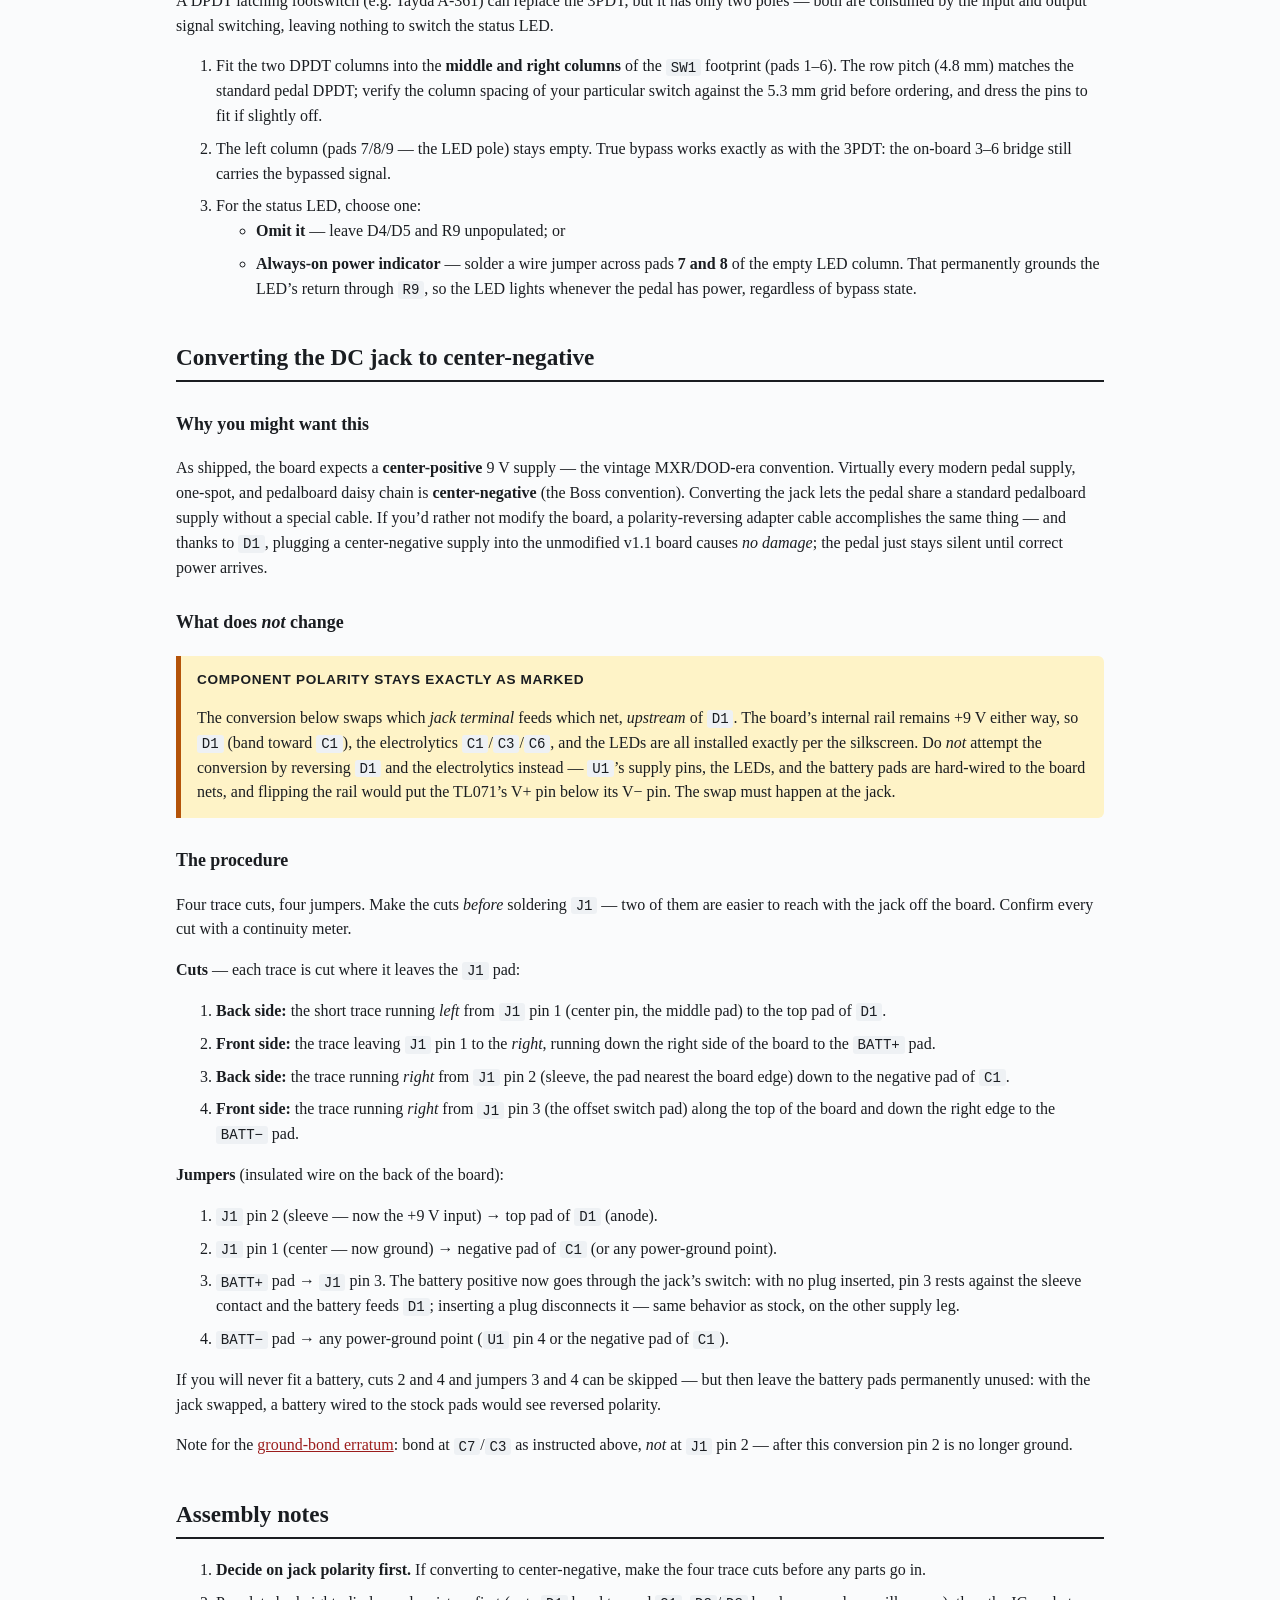
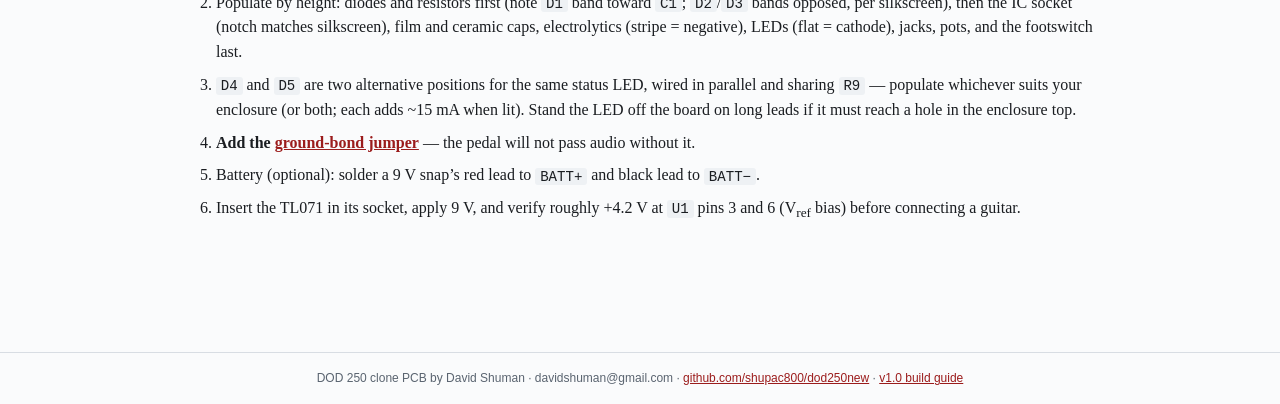
<file: docs/v1_1/index.html>
<!DOCTYPE html>
<html lang="en">
<head>
<meta charset="utf-8">
<meta name="viewport" content="width=device-width, initial-scale=1">
<title>DOD 250 Overdrive Clone — PCB v1.1 Build Guide</title>
<link rel="stylesheet" href="../style.css">
</head>
<body>

<header class="site">
  <h1>DOD OD PREAMP 250 — Clone</h1>
  <div class="sub">Build guide, bill of materials &amp; assembly instructions</div>
  <span class="ver">PCB v1.1 &nbsp;·&nbsp; June 2026</span>
</header>

<nav class="toc">
  <a href="#overview">Overview</a>
  <a href="#erratum">Erratum</a>
  <a href="#bom">BOM</a>
  <a href="#layout">Layout</a>
  <a href="#power">Power</a>
  <a href="#footswitch">3PDT Footswitch</a>
  <a href="#dpdt">DPDT Option</a>
  <a href="#centerneg">Center-Negative Mod</a>
  <a href="#assembly">Assembly</a>
  <a href="../v1_0/">v1.0 board? →</a>
</nav>

<main>

<h2 id="overview">Overview</h2>
<p>This board is a clone of the classic DOD 250 Overdrive Preamp: a single
TL071 op-amp in a non-inverting gain stage, hard-clipped by a pair of
back-to-back 1N4148 diodes, with <strong>GAIN</strong> (500&nbsp;kΩ audio,
<span class="refdes">RV1</span>) and <strong>LEVEL</strong> (100&nbsp;kΩ audio,
<span class="refdes">RV2</span>) controls. All switching is true-bypass via a
board-mounted 3PDT footswitch. Power is 9&nbsp;V from a 2.1&nbsp;mm barrel jack
(<strong>center-positive</strong> as shipped — see the
<a href="#centerneg">center-negative conversion</a>) or a 9&nbsp;V battery wired
to the <span class="refdes">BATT+</span>&nbsp;/&nbsp;<span class="refdes">BATT−</span>
pads. Idle current draw is roughly 2–3&nbsp;mA, plus about 15&nbsp;mA per
status LED when lit.</p>

<p>You are reading the guide for <strong>PCB v1.1</strong> — the revision with
<code>v1.1</code> and a QR code on the front silkscreen. If your board has
neither marking, you have a <a href="../v1_0/">v1.0 board — use that guide
instead</a>; it needs additional corrections to the power circuit.</p>

<h3>Downloads</h3>
<ul class="dl">
  <li><a href="../files/dod250new-v1_1-schematic.pdf">Schematic (PDF)</a></li>
  <li><a href="../files/BOM.csv">Bill of materials (CSV)</a></li>
  <li><a href="../files/dod250new_v1.1_gerbers.zip">Gerber fabrication files (ZIP)</a></li>
  <li><a href="https://github.com/shupac800/dod250new">KiCad project source (GitHub)</a></li>
</ul>

<h2 id="erratum">Required correction — ground bond</h2>

<div class="callout fix">
<span class="title">Required for the pedal to pass signal</span>
<p>On this revision the <em>audio</em> ground net (jack sleeves, pot lug&nbsp;3,
the clipping diodes, <span class="refdes">R1</span>) and the <em>power</em>
ground net (op-amp pin&nbsp;4, the supply filter caps, the DC-jack sleeve) are
routed as two separate nets that are <strong>never joined anywhere on the
board</strong>. Without a bond between them there is no signal return path:
the pedal will not pass audio.</p>
<p><strong>Fix (one wire):</strong> on the back of the board, solder a short
jumper (~12&nbsp;mm) from the <em>left-hand pad of
<span class="refdes">C7</span></em> (the 1&nbsp;nF film cap beside the LEVEL
pot — use the pad nearer <span class="refdes">C3</span>) to the
<em>negative pad of <span class="refdes">C3</span></em> (the 10&nbsp;µF
electrolytic; its negative pad is the one the stripe on the can points to).
Any audio-ground point to any power-ground point works; this pair is the
shortest hop that stays clear of the DC-jack area, so it remains correct even
if you later do the <a href="#centerneg">center-negative conversion</a>.</p>
</div>

<h2 id="bom">Bill of materials</h2>

<table>
<tr><th>Ref</th><th>Value</th><th>Description</th><th>Part no.</th><th>Source</th></tr>
<tr><td>R1, R7</td><td>1&nbsp;M</td><td>Carbon film, 1/4&nbsp;W 5%, axial DIN0207</td><td>YAGEO CFR-25JB-52-1M</td><td>Mouser</td></tr>
<tr><td>R2, R3</td><td>22&nbsp;k</td><td>Carbon film, 1/4&nbsp;W 5%, axial DIN0207</td><td>YAGEO CFR-25JB-52-22K</td><td>Mouser</td></tr>
<tr><td>R4, R6, R8</td><td>10&nbsp;k</td><td>Carbon film, 1/4&nbsp;W 5%, axial DIN0207</td><td>YAGEO CFR-25JB-52-10K</td><td>Mouser</td></tr>
<tr><td>R5</td><td>4.7&nbsp;k</td><td>Carbon film, 1/4&nbsp;W 5%, axial DIN0207</td><td>YAGEO CFR-25JB-52-4K7</td><td>Mouser</td></tr>
<tr><td>R9</td><td>470&nbsp;R</td><td>Carbon film, 1/4&nbsp;W 5%, axial DIN0207 (LED series resistor)</td><td>YAGEO CFR-25JB-52-470R</td><td>Mouser</td></tr>
<tr><td>C1</td><td>100&nbsp;µF</td><td>Aluminum electrolytic, 25&nbsp;V, radial D6.3&nbsp;mm, 2.5&nbsp;mm pitch</td><td>Panasonic ECA-1EM101</td><td>Mouser</td></tr>
<tr><td>C2</td><td>100&nbsp;nF</td><td>Film, box, 5.0&nbsp;mm pitch</td><td>KEMET PHE450KB6100JR05L2</td><td>Mouser</td></tr>
<tr><td>C3</td><td>10&nbsp;µF</td><td>Aluminum electrolytic, 25&nbsp;V, radial D5.0&nbsp;mm, 2.0&nbsp;mm pitch</td><td>Panasonic ECA-1EM100</td><td>Mouser</td></tr>
<tr><td>C4</td><td>10&nbsp;nF</td><td>Film, box, 5.0&nbsp;mm pitch</td><td>KEMET PHE450KB4100JR05L2</td><td>Mouser</td></tr>
<tr><td>C5</td><td>120&nbsp;pF</td><td>Ceramic disc, C0G, 200&nbsp;V, 2.5&nbsp;mm pitch</td><td>KEMET C315C121J2G5TA</td><td>Mouser</td></tr>
<tr><td>C6</td><td>4.7&nbsp;µF</td><td>Aluminum electrolytic, 50&nbsp;V, radial D5.0&nbsp;mm, 2.5&nbsp;mm pitch</td><td>Panasonic ECA-1HM4R7</td><td>Mouser</td></tr>
<tr><td>C7</td><td>1&nbsp;nF</td><td>Film, box, 5.0&nbsp;mm pitch</td><td>KEMET PHE450KB4010JR05L2</td><td>Mouser</td></tr>
<tr><td>D1</td><td>1N4001</td><td>Rectifier, DO-41 (reverse-polarity protection)</td><td>any manufacturer</td><td>Mouser</td></tr>
<tr><td>D2, D3</td><td>1N4148</td><td>Signal diode, DO-35 (clipping pair)</td><td>any manufacturer</td><td>Mouser</td></tr>
<tr><td>D4, D5</td><td>LED</td><td>3&nbsp;mm red diffused (two alternative positions — populate either or both)</td><td>Kingbright WP710A10LSRD</td><td>Mouser</td></tr>
<tr><td>U1</td><td>TL071</td><td>JFET-input op-amp, single, DIP-8</td><td>TI TL071CP</td><td>Mouser</td></tr>
<tr><td>XU1</td><td>—</td><td>IC socket, DIP-8 (for U1)</td><td>Amphenol DILB8P-223TLF</td><td>Mouser</td></tr>
<tr><td>J2, J3</td><td>—</td><td>6.35&nbsp;mm mono switched jack, horizontal PCB</td><td>Neutrik NRJ4HF</td><td>Mouser</td></tr>
<tr><td>J1</td><td>—</td><td>2.1&nbsp;mm barrel jack with switch, horizontal PCB</td><td>GCT DCJ200-10-A</td><td>Mouser</td></tr>
<tr><td>RV1</td><td>A500K</td><td>GAIN — 500&nbsp;k audio, Alpha 16&nbsp;mm PCB-mount, D-shaft</td><td>Tayda A-3229</td><td>Tayda / Arcadia</td></tr>
<tr><td>RV2</td><td>A100K</td><td>LEVEL — 100&nbsp;k audio, Alpha 16&nbsp;mm PCB-mount, D-shaft</td><td>Tayda A-3227</td><td>Tayda</td></tr>
<tr><td>SW1</td><td>3PDT</td><td>Latching footswitch, PCB-pin, 9-pin (see <a href="#footswitch">below</a>)</td><td>Taiwan Alpha SF17010F-0302-21R-L<br>= StompBox Parts FSW-800-1028;<br>budget: Tayda A-1842, Love My Switches 3PDT-PCB</td><td>specialty suppliers</td></tr>
</table>

<p>The pedal-style 3PDT stomp switch is not stocked by Mouser or the other big
catalog distributors; order it from a guitar-pedal specialty supplier
(StompBox Parts, Love My Switches, Tayda). Everything else is a Mouser line
item — the BOM CSV above has exact part numbers. A DPDT footswitch can
substitute with limitations: see <a href="#dpdt">DPDT option</a>.</p>

<h2 id="layout">Board layout</h2>

<div class="imgrow">
  <figure>
    <img src="../img/v1_1-front.png" alt="v1.1 PCB front (component side)">
    <figcaption>Front (component side). Jacks along the top edge: input
    <span class="refdes">J2</span> left, DC jack <span class="refdes">J1</span>
    center, output <span class="refdes">J3</span> right. Footswitch
    <span class="refdes">SW1</span> at the bottom; battery pads
    <span class="refdes">BATT+</span>/<span class="refdes">BATT−</span> at
    lower right.</figcaption>
  </figure>
  <figure>
    <img src="../img/v1_1-back.png" alt="v1.1 PCB back (solder side)">
    <figcaption>Back (solder side) — where the ground-bond jumper and any
    center-negative modifications are made.</figcaption>
  </figure>
</div>

<figure class="schem">
  <img src="../img/v1_1-schematic.svg" alt="v1.1 schematic">
  <figcaption>Full schematic (v1.1) — <a href="../files/dod250new-v1_1-schematic.pdf">PDF version</a>.</figcaption>
</figure>

<h2 id="power">The power circuit</h2>

<p>The DC input chain is: barrel-jack center pin
(<span class="refdes">J1</span> pin&nbsp;1) → raw 9&nbsp;V net → series diode
<span class="refdes">D1</span> (1N4001) → protected 9&nbsp;V rail. Everything
that consumes power — <span class="refdes">U1</span> pin&nbsp;7, the status
LEDs, the supply filters <span class="refdes">C1</span>/<span class="refdes">C2</span>,
and the V<sub>ref</sub> divider <span class="refdes">R2</span>/<span class="refdes">R3</span>/<span class="refdes">C3</span>
— sits downstream of <span class="refdes">D1</span>. Plug in a reversed
supply (or a backwards battery) and <span class="refdes">D1</span> simply
blocks: no damage, no sound, costing you only ~0.7&nbsp;V of headroom in
normal operation.</p>

<h3>Battery switching</h3>
<p>The barrel jack has an internal normally-closed switch between its sleeve
contact (pin&nbsp;2, ground) and its switch pin (pin&nbsp;3). The battery
positive lead (<span class="refdes">BATT+</span> pad) ties to the raw 9&nbsp;V
net; the battery negative lead (<span class="refdes">BATT−</span> pad) goes to
jack pin&nbsp;3. With no plug inserted the sleeve leaf rests on pin&nbsp;3,
grounding the battery negative — the battery powers the pedal. Inserting a DC
plug lifts the leaf and disconnects the battery.</p>

<div class="callout warn">
<span class="title">Battery drain</span>
<p>Unlike pedals that switch the battery through the input-jack ring, this
board keeps the battery connected whenever no DC plug is inserted —
regardless of whether a guitar cable is plugged in. (The input jack&rsquo;s
switched contact is used to ground the input against pops instead.) For
storage, unsnap the battery or leave a dummy DC plug inserted.</p>
</div>

<h2 id="footswitch">Wiring the 3PDT footswitch</h2>

<p>The board is laid out for a PCB-pin 3PDT latching stomp switch on the
standard Taiwan-Alpha 9-pin grid: three columns 5.3&nbsp;mm either side of
center, three rows on 4.8&nbsp;mm pitch, 1.5&nbsp;mm holes. If you bought one
of the parts listed in the BOM, there is no &ldquo;wiring&rdquo; — drop it
into the <span class="refdes">SW1</span> footprint and solder all nine pins.
The switch is symmetric: either rotation that fits the grid works, because
each pole&rsquo;s common is the center pin of its column.</p>

<p>Looking at the <strong>front</strong> of the board, switch at the bottom,
jacks away from you, the <span class="refdes">SW1</span> pads carry these
signals:</p>

<div class="swgrid">         LED pole        input pole        output pole
        (left col)      (middle col)      (right col)

 row    9  (n.c.)       6  ──bridge──     3  ──bridge──    ← toward pots
nearest                    (6 and 3 joined by a board trace)
 pots

 middle 8  ground       5  input jack     2  output jack   ← the COMMONS
 row                       tip (J2)          tip (J3)

 row    7  LED via R9   4  circuit IN     1  circuit OUT   ← toward bottom
nearest                    (to C4/R1)        (from LEVEL        edge
 edge                                         pot wiper)</div>

<p>How it works: each press of the latching switch connects the middle-row
commons to one outer row or the other.</p>
<ul class="tight">
  <li><strong>Engaged:</strong> commons connect to the bottom row — input-jack
  tip feeds the circuit input (5→4), the LEVEL pot wiper feeds the output jack
  (2→1), and the LED cathode path is grounded through
  <span class="refdes">R9</span> (8→7), lighting the status LED.</li>
  <li><strong>Bypassed:</strong> commons connect to the top row — pads 6 and 3
  are bridged by a trace on the board, so the input-jack tip is wired straight
  to the output-jack tip (5→6→3→2). The LED pole lands on pad&nbsp;9, which is
  unconnected, so the LED goes dark. The signal never touches the circuit:
  true bypass.</li>
</ul>

<h3>Using a solder-lug 3PDT off-board</h3>
<p>If your switch has solder lugs instead of PCB pins (or you want the switch
mounted to the enclosure away from the board), wire each lug to its
corresponding <span class="refdes">SW1</span> pad with hookup wire, matching
the 3×3 grid above — lug&nbsp;5 (center of the middle column) to pad&nbsp;5,
and so on. Eight wires are enough: pad&nbsp;9 connects to nothing, so its lug
can be skipped. Keep the two signal-pole wire runs (pads 1–6) short and away
from the power wiring to avoid bypass-mode crosstalk.</p>

<h2 id="dpdt">Substituting a DPDT footswitch</h2>

<p>A DPDT latching footswitch (e.g. Tayda A-361) can replace the 3PDT, but it
has only two poles — both are consumed by the input and output signal
switching, leaving nothing to switch the status LED.</p>

<ol class="steps">
  <li>Fit the two DPDT columns into the <strong>middle and right columns</strong>
  of the <span class="refdes">SW1</span> footprint (pads 1–6). The row pitch
  (4.8&nbsp;mm) matches the standard pedal DPDT; verify the column spacing of
  your particular switch against the 5.3&nbsp;mm grid before ordering, and
  dress the pins to fit if slightly off.</li>
  <li>The left column (pads 7/8/9 — the LED pole) stays empty. True bypass
  works exactly as with the 3PDT: the on-board 3–6 bridge still carries the
  bypassed signal.</li>
  <li>For the status LED, choose one:
    <ul class="tight">
      <li><strong>Omit it</strong> — leave D4/D5 and R9 unpopulated; or</li>
      <li><strong>Always-on power indicator</strong> — solder a wire jumper
      across pads <strong>7 and 8</strong> of the empty LED column. That
      permanently grounds the LED&rsquo;s return through
      <span class="refdes">R9</span>, so the LED lights whenever the pedal has
      power, regardless of bypass state.</li>
    </ul>
  </li>
</ol>

<h2 id="centerneg">Converting the DC jack to center-negative</h2>

<h3>Why you might want this</h3>
<p>As shipped, the board expects a <strong>center-positive</strong> 9&nbsp;V
supply — the vintage MXR/DOD-era convention. Virtually every modern pedal
supply, one-spot, and pedalboard daisy chain is <strong>center-negative</strong>
(the Boss convention). Converting the jack lets the pedal share a standard
pedalboard supply without a special cable. If you&rsquo;d rather not modify
the board, a polarity-reversing adapter cable accomplishes the same thing —
and thanks to <span class="refdes">D1</span>, plugging a center-negative
supply into the unmodified v1.1 board causes <em>no damage</em>; the pedal
just stays silent until correct power arrives.</p>

<h3>What does <em>not</em> change</h3>
<div class="callout warn">
<span class="title">Component polarity stays exactly as marked</span>
<p>The conversion below swaps which <em>jack terminal</em> feeds which net,
<em>upstream</em> of <span class="refdes">D1</span>. The board&rsquo;s
internal rail remains +9&nbsp;V either way, so <span class="refdes">D1</span>
(band toward <span class="refdes">C1</span>), the electrolytics
<span class="refdes">C1</span>/<span class="refdes">C3</span>/<span class="refdes">C6</span>,
and the LEDs are all installed exactly per the silkscreen. Do <em>not</em>
attempt the conversion by reversing <span class="refdes">D1</span> and the
electrolytics instead — <span class="refdes">U1</span>&rsquo;s supply pins,
the LEDs, and the battery pads are hard-wired to the board nets, and flipping
the rail would put the TL071&rsquo;s V+ pin below its V− pin. The swap must
happen at the jack.</p>
</div>

<h3>The procedure</h3>
<p>Four trace cuts, four jumpers. Make the cuts <em>before</em> soldering
<span class="refdes">J1</span> — two of them are easier to reach with the
jack off the board. Confirm every cut with a continuity meter.</p>

<p><strong>Cuts</strong> — each trace is cut where it leaves the
<span class="refdes">J1</span> pad:</p>
<ol class="steps">
  <li><strong>Back side:</strong> the short trace running <em>left</em> from
  <span class="refdes">J1</span> pin&nbsp;1 (center pin, the middle pad) to
  the top pad of <span class="refdes">D1</span>.</li>
  <li><strong>Front side:</strong> the trace leaving
  <span class="refdes">J1</span> pin&nbsp;1 to the <em>right</em>, running
  down the right side of the board to the <span class="refdes">BATT+</span>
  pad.</li>
  <li><strong>Back side:</strong> the trace running <em>right</em> from
  <span class="refdes">J1</span> pin&nbsp;2 (sleeve, the pad nearest the board
  edge) down to the negative pad of <span class="refdes">C1</span>.</li>
  <li><strong>Front side:</strong> the trace running <em>right</em> from
  <span class="refdes">J1</span> pin&nbsp;3 (the offset switch pad) along the
  top of the board and down the right edge to the
  <span class="refdes">BATT−</span> pad.</li>
</ol>

<p><strong>Jumpers</strong> (insulated wire on the back of the board):</p>
<ol class="steps">
  <li><span class="refdes">J1</span> pin&nbsp;2 (sleeve — now the +9&nbsp;V
  input) → top pad of <span class="refdes">D1</span> (anode).</li>
  <li><span class="refdes">J1</span> pin&nbsp;1 (center — now ground) →
  negative pad of <span class="refdes">C1</span> (or any power-ground
  point).</li>
  <li><span class="refdes">BATT+</span> pad → <span class="refdes">J1</span>
  pin&nbsp;3. The battery positive now goes through the jack&rsquo;s switch:
  with no plug inserted, pin&nbsp;3 rests against the sleeve contact and the
  battery feeds <span class="refdes">D1</span>; inserting a plug disconnects
  it — same behavior as stock, on the other supply leg.</li>
  <li><span class="refdes">BATT−</span> pad → any power-ground point
  (<span class="refdes">U1</span> pin&nbsp;4 or the negative pad of
  <span class="refdes">C1</span>).</li>
</ol>

<p>If you will never fit a battery, cuts 2 and 4 and jumpers 3 and 4 can be
skipped — but then leave the battery pads permanently unused: with the jack
swapped, a battery wired to the stock pads would see reversed polarity.</p>

<p>Note for the <a href="#erratum">ground-bond erratum</a>: bond at
<span class="refdes">C7</span>/<span class="refdes">C3</span> as instructed
above, <em>not</em> at <span class="refdes">J1</span> pin&nbsp;2 — after this
conversion pin&nbsp;2 is no longer ground.</p>

<h2 id="assembly">Assembly notes</h2>

<ol class="steps">
  <li><strong>Decide on jack polarity first.</strong> If converting to
  center-negative, make the four trace cuts before any parts go in.</li>
  <li>Populate by height: diodes and resistors first (note
  <span class="refdes">D1</span> band toward <span class="refdes">C1</span>;
  <span class="refdes">D2</span>/<span class="refdes">D3</span> bands opposed,
  per silkscreen), then the IC socket (notch matches silkscreen), film and
  ceramic caps, electrolytics (stripe = negative), LEDs (flat = cathode),
  jacks, pots, and the footswitch last.</li>
  <li><span class="refdes">D4</span> and <span class="refdes">D5</span> are
  two alternative positions for the same status LED, wired in parallel and
  sharing <span class="refdes">R9</span> — populate whichever suits your
  enclosure (or both; each adds ~15&nbsp;mA when lit). Stand the LED off the
  board on long leads if it must reach a hole in the enclosure top.</li>
  <li><strong>Add the <a href="#erratum">ground-bond jumper</a></strong> —
  the pedal will not pass audio without it.</li>
  <li>Battery (optional): solder a 9&nbsp;V snap&rsquo;s red lead to
  <span class="refdes">BATT+</span> and black lead to
  <span class="refdes">BATT−</span>.</li>
  <li>Insert the TL071 in its socket, apply 9&nbsp;V, and verify roughly
  +4.2&nbsp;V at <span class="refdes">U1</span> pins 3 and 6 (V<sub>ref</sub>
  bias) before connecting a guitar.</li>
</ol>

</main>

<footer class="site">
  DOD 250 clone PCB by David Shuman · davidshuman@gmail.com ·
  <a href="https://github.com/shupac800/dod250new">github.com/shupac800/dod250new</a> ·
  <a href="../v1_0/">v1.0 build guide</a>
</footer>

</body>
</html>
</file>
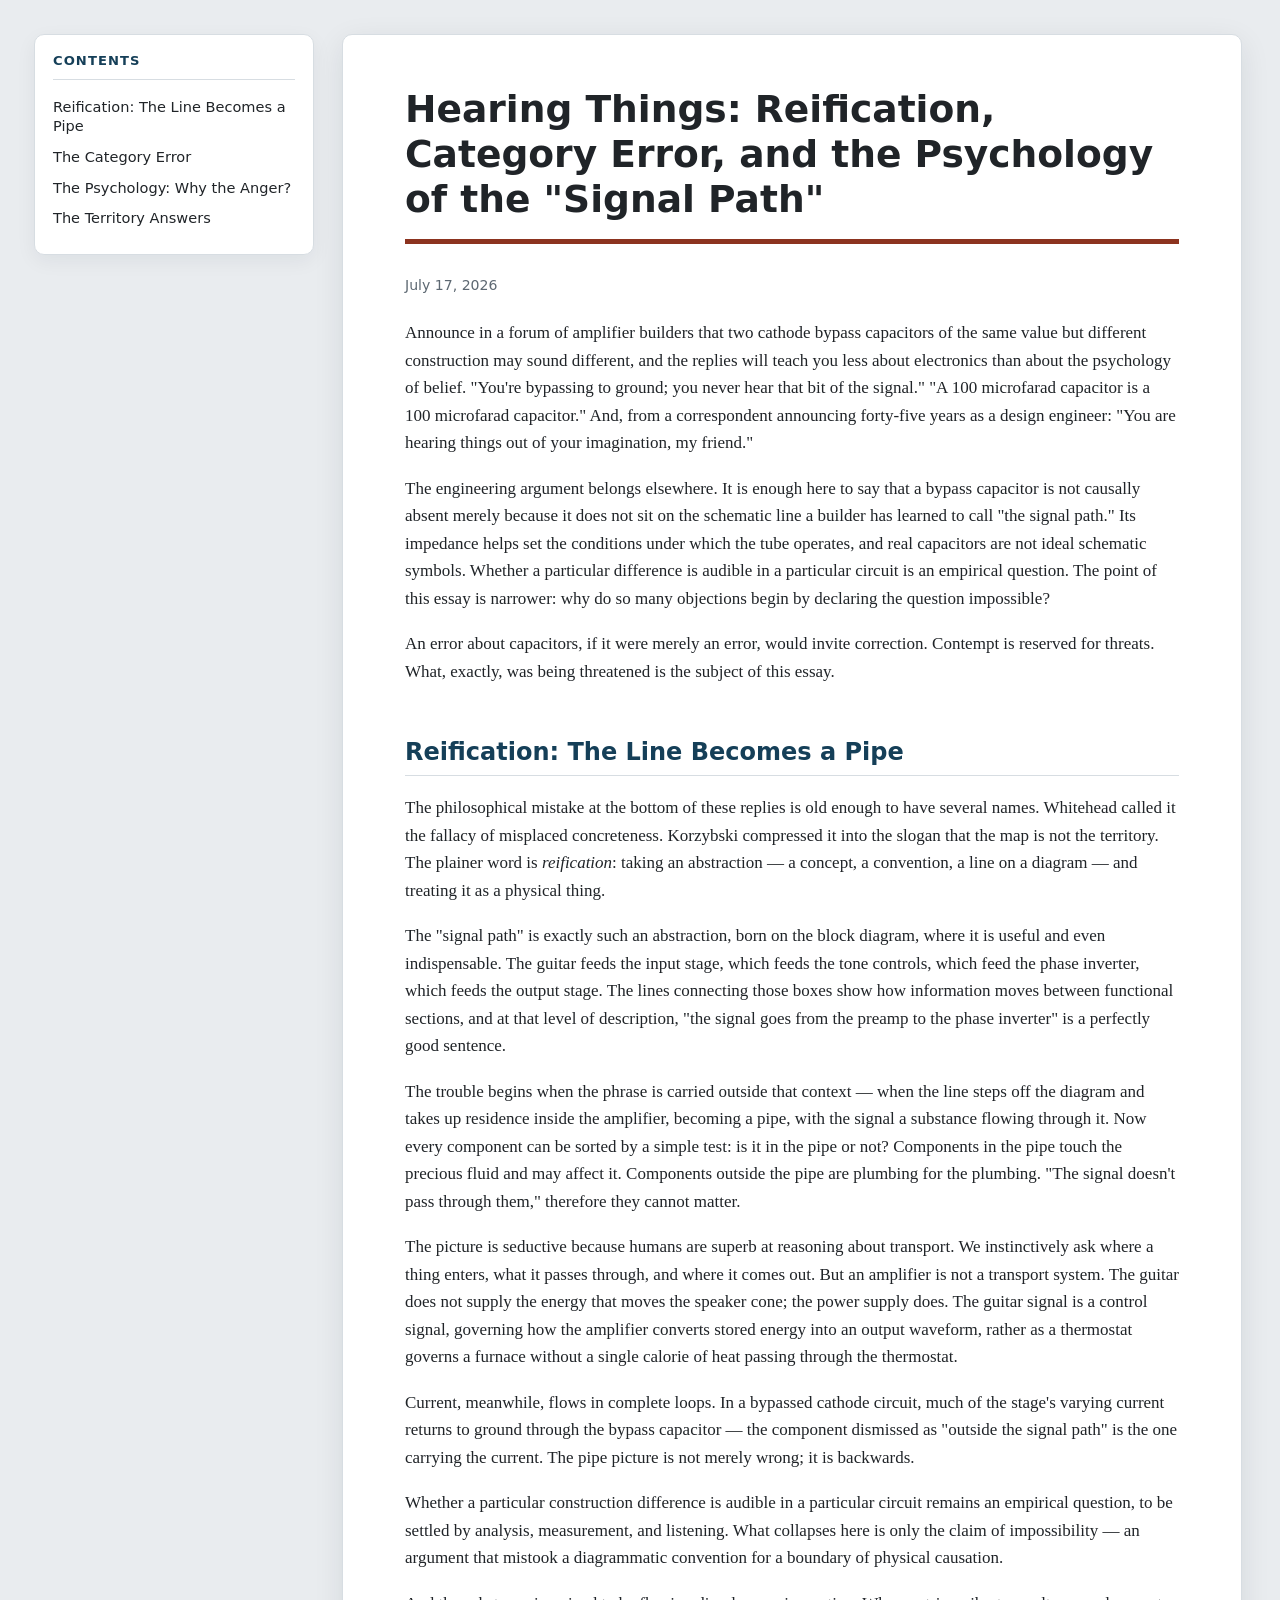
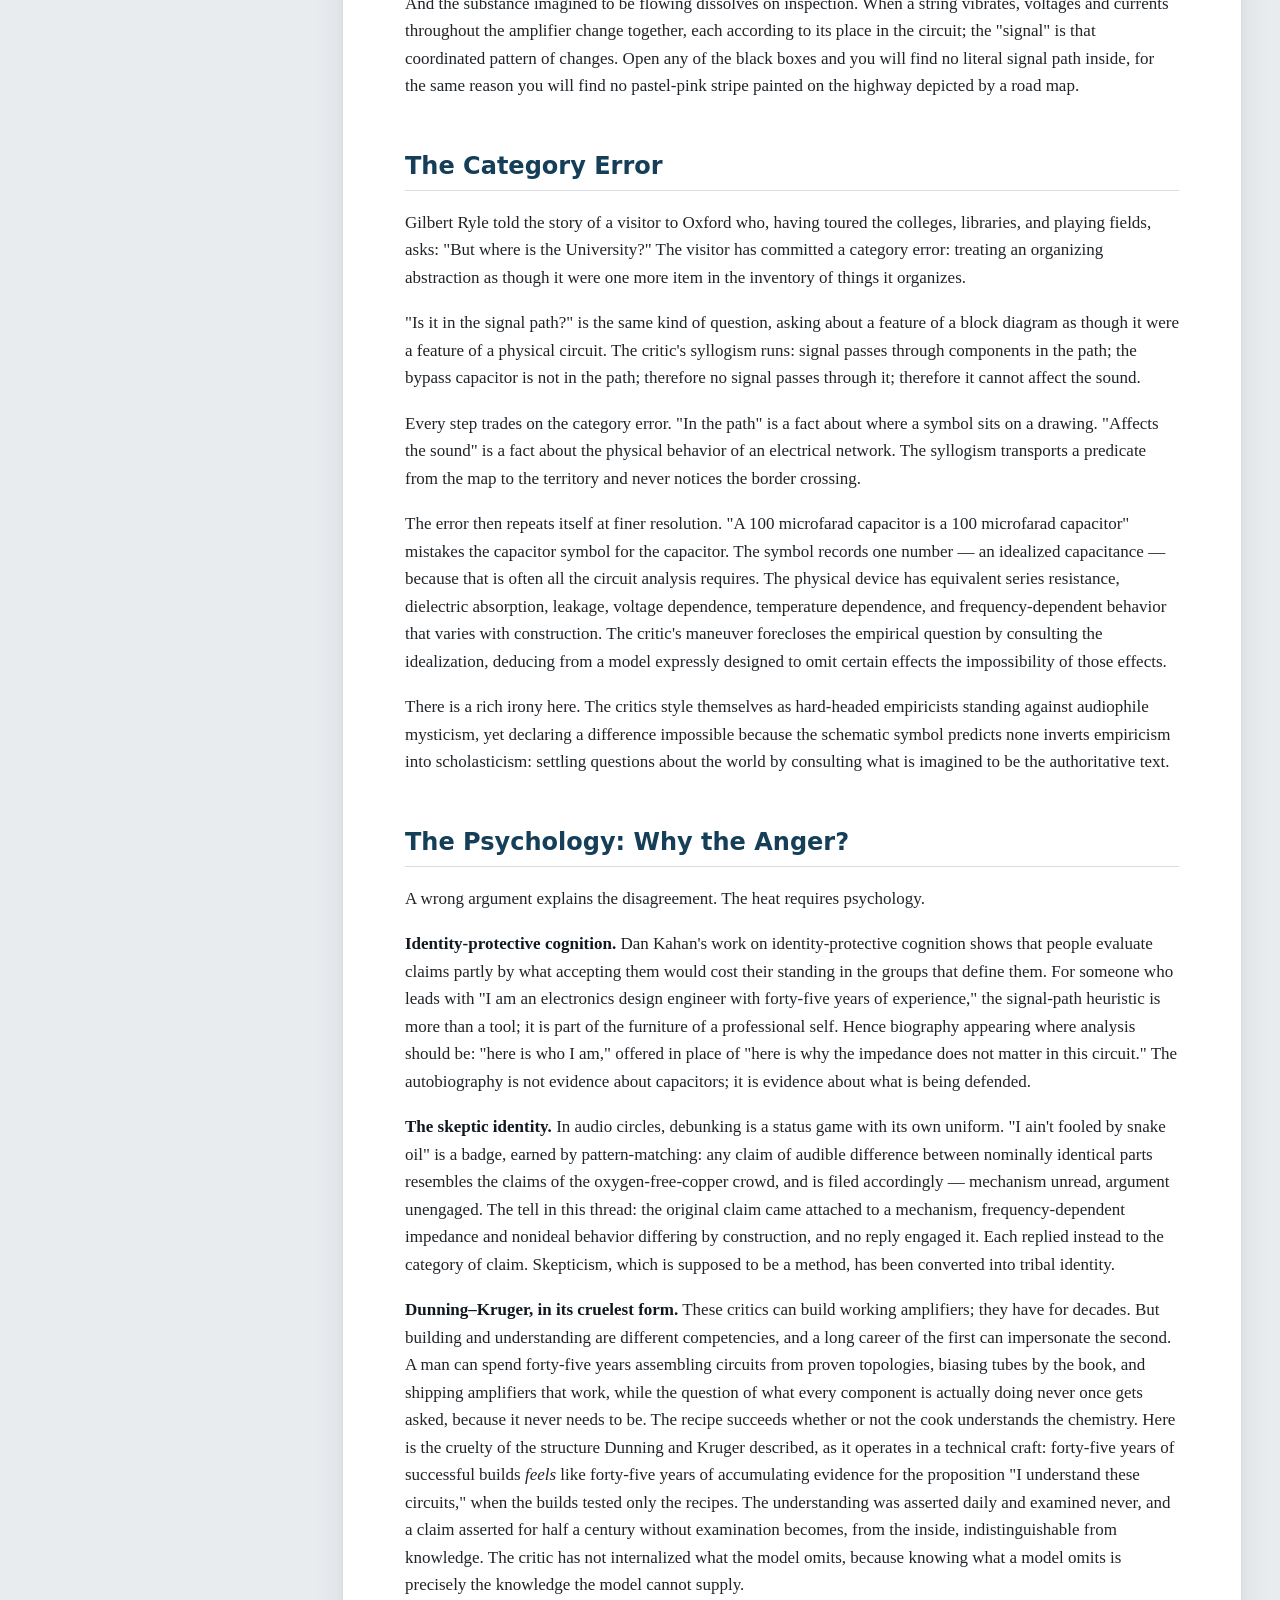
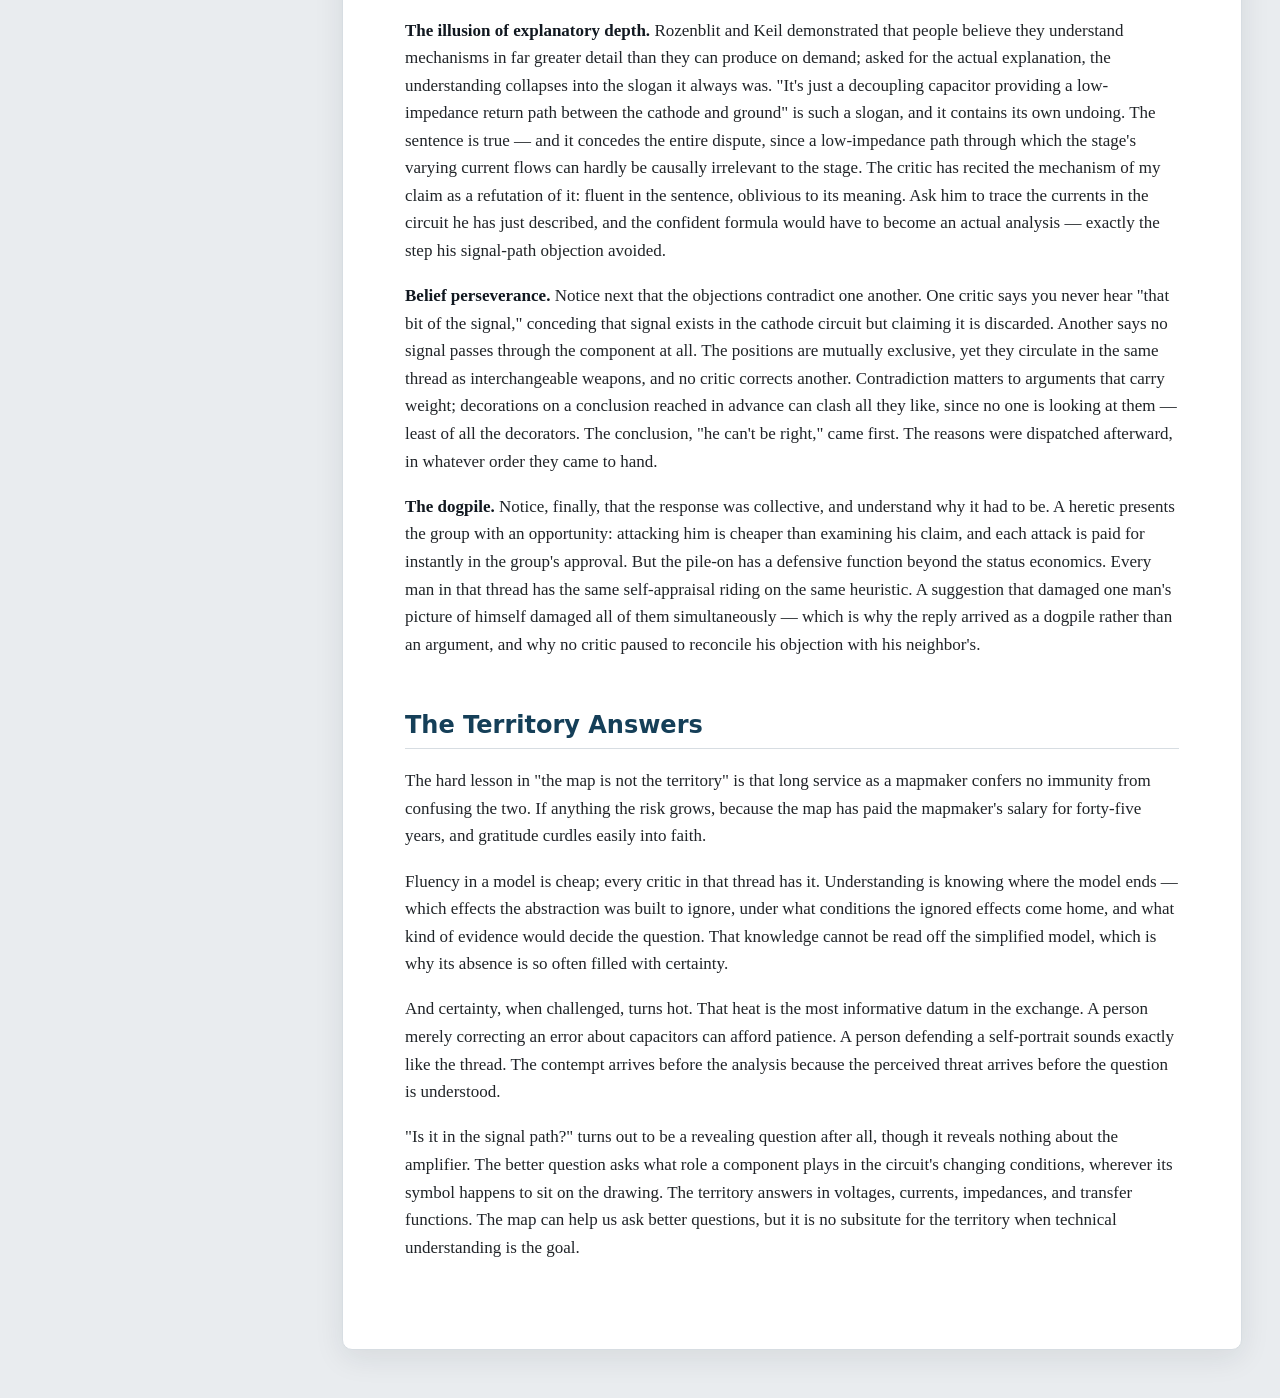
<file: docs/hearing_things_signal_path_philosophy.html>
<!doctype html>
<html lang="en">
<head>
  <meta charset="utf-8">
  <meta name="viewport" content="width=device-width, initial-scale=1">
  <title>Hearing Things: Reification, Category Error, and the Psychology of the &quot;Signal Path&quot;</title>
  <style>
    :root {
      --ink: #202428;
      --muted: #5d6872;
      --line: #d7dde2;
      --accent: #8c331f;
      --accent2: #153f58;
      --paper: #ffffff;
      --wash: #f4f6f7;
      --link: #1f5f88;
    }

    html {
      scroll-behavior: smooth;
    }

    body {
      margin: 0;
      color: var(--ink);
      background: #e9ecef;
      font: 17px/1.62 Georgia, "Times New Roman", serif;
    }

    .page {
      box-sizing: border-box;
      display: grid;
      grid-template-columns: minmax(220px, 280px) minmax(0, 900px);
      gap: 28px;
      max-width: 1260px;
      margin: 0 auto;
      padding: 34px 24px 48px;
    }

    nav {
      position: sticky;
      top: 24px;
      align-self: start;
      max-height: calc(100vh - 48px);
      overflow: auto;
      padding: 18px 18px 20px;
      background: var(--paper);
      border: 1px solid var(--line);
      border-radius: 10px;
      box-shadow: 0 6px 20px rgba(22, 35, 44, .06);
      font-family: "Segoe UI", system-ui, sans-serif;
    }

    nav h2 {
      margin: 0 0 12px;
      padding: 0 0 10px;
      color: var(--accent2);
      border-bottom: 1px solid var(--line);
      font-size: .82rem;
      letter-spacing: .08em;
      text-transform: uppercase;
    }

    nav a {
      display: block;
      padding: 6px 0;
      color: var(--ink);
      text-decoration: none;
      font-size: .91rem;
      line-height: 1.3;
    }

    nav a:hover,
    nav a:focus {
      color: var(--accent);
      text-decoration: underline;
    }

    nav a.toc-h3 {
      padding-left: 14px;
      color: var(--muted);
      font-size: .84rem;
    }

    main {
      min-width: 0;
      background: var(--paper);
      border: 1px solid var(--line);
      border-radius: 10px;
      padding: 52px 62px 70px;
      box-shadow: 0 8px 30px rgba(22, 35, 44, .09);
    }

    h1, h2, h3 {
      font-family: "Segoe UI", system-ui, sans-serif;
      color: var(--accent2);
      line-height: 1.2;
      letter-spacing: 0;
    }

    h1 {
      margin: 0 0 1.05em;
      padding-bottom: .45em;
      border-bottom: 5px solid var(--accent);
      color: var(--ink);
      font-size: 2.35rem;
    }

    h2 {
      margin: 2.2em 0 .75em;
      padding-bottom: .35em;
      border-bottom: 1px solid var(--line);
      font-size: 1.5rem;
    }

    h3 {
      margin: 1.7em 0 .55em;
      font-size: 1.1rem;
    }

    p {
      margin: 0 0 1.05em;
    }

    .meta {
      margin: -0.7em 0 1.6em;
      color: var(--muted);
      font-family: "Segoe UI", system-ui, sans-serif;
      font-size: .88rem;
    }

    strong {
      color: #111820;
    }

    em {
      color: inherit;
    }

    a {
      color: var(--link);
      text-decoration-thickness: .08em;
      text-underline-offset: .16em;
    }

    blockquote {
      margin: 1.4em 0;
      padding: .2em 0 .2em 1.1em;
      border-left: 4px solid var(--accent);
      color: var(--muted);
    }

    table {
      width: 100%;
      border-collapse: collapse;
      margin: 1.4em 0;
      font-family: "Segoe UI", system-ui, sans-serif;
      font-size: .88em;
    }

    th, td {
      border: 1px solid var(--line);
      padding: 10px 11px;
      vertical-align: top;
    }

    th {
      background: #eaf0f3;
      color: #173d53;
      text-align: left;
    }

    tr:nth-child(even) td {
      background: #f8fafb;
    }

    code {
      padding: .1em .28em;
      border-radius: 4px;
      background: #eef2f4;
      font-family: "Cascadia Mono", Consolas, monospace;
      font-size: .88em;
    }

    pre {
      overflow-x: auto;
      margin: 1.35em 0;
      padding: 16px 18px;
      border-radius: 7px;
      background: #17242c;
      color: #f1f6f8;
      font-family: "Cascadia Mono", Consolas, monospace;
      font-size: .9em;
      line-height: 1.5;
    }

    pre code {
      padding: 0;
      background: transparent;
      color: inherit;
    }

    @media (max-width: 900px) {
      .page {
        display: block;
        padding: 0;
      }

      nav {
        position: static;
        max-height: none;
        border-width: 0 0 1px;
        border-radius: 0;
        box-shadow: none;
      }

      main {
        border-width: 0;
        border-radius: 0;
        padding: 34px 24px 48px;
        box-shadow: none;
      }

      h1 {
        font-size: 1.9rem;
      }
    }

    @media print {
      body {
        background: #fff;
        font-size: 11pt;
      }

      .page {
        display: block;
        max-width: none;
        padding: 0;
      }

      nav {
        display: none;
      }

      main {
        border: 0;
        border-radius: 0;
        box-shadow: none;
        padding: 0;
      }

      h1, h2, h3 {
        page-break-after: avoid;
      }

      table, pre, blockquote {
        page-break-inside: avoid;
      }

      a {
        color: inherit;
        text-decoration: none;
      }
    }
  </style>
</head>
<body>
  <div class="page">
    <nav aria-label="Table of contents">
      <h2>Contents</h2>
      <div id="toc"></div>
    </nav>
    <main id="document">
<h1>Hearing Things: Reification, Category Error, and the Psychology of the "Signal Path"</h1>
<p class="meta">July 17, 2026</p>
<p>Announce in a forum of amplifier builders that two cathode bypass capacitors of the same value but different construction may sound different, and the replies will teach you less about electronics than about the psychology of belief. "You're bypassing to ground; you never hear that bit of the signal." "A 100 microfarad capacitor is a 100 microfarad capacitor." And, from a correspondent announcing forty-five years as a design engineer: "You are hearing things out of your imagination, my friend."</p>
<p>The engineering argument belongs elsewhere. It is enough here to say that a bypass capacitor is not causally absent merely because it does not sit on the schematic line a builder has learned to call "the signal path." Its impedance helps set the conditions under which the tube operates, and real capacitors are not ideal schematic symbols. Whether a particular difference is audible in a particular circuit is an empirical question. The point of this essay is narrower: why do so many objections begin by declaring the question impossible?</p>
<p>An error about capacitors, if it were merely an error, would invite correction. Contempt is reserved for threats. What, exactly, was being threatened is the subject of this essay.</p>
<h2>Reification: The Line Becomes a Pipe</h2>
<p>The philosophical mistake at the bottom of these replies is old enough to have several names. Whitehead called it the fallacy of misplaced concreteness. Korzybski compressed it into the slogan that the map is not the territory. The plainer word is <em>reification</em>: taking an abstraction &mdash; a concept, a convention, a line on a diagram &mdash; and treating it as a physical thing.</p>
<p>The "signal path" is exactly such an abstraction, born on the block diagram, where it is useful and even indispensable. The guitar feeds the input stage, which feeds the tone controls, which feed the phase inverter, which feeds the output stage. The lines connecting those boxes show how information moves between functional sections, and at that level of description, "the signal goes from the preamp to the phase inverter" is a perfectly good sentence.</p>
<p>The trouble begins when the phrase is carried outside that context &mdash; when the line steps off the diagram and takes up residence inside the amplifier, becoming a pipe, with the signal a substance flowing through it. Now every component can be sorted by a simple test: is it in the pipe or not? Components in the pipe touch the precious fluid and may affect it. Components outside the pipe are plumbing for the plumbing. "The signal doesn't pass through them," therefore they cannot matter.</p>
<p>The picture is seductive because humans are superb at reasoning about transport. We instinctively ask where a thing enters, what it passes through, and where it comes out. But an amplifier is not a transport system. The guitar does not supply the energy that moves the speaker cone; the power supply does. The guitar signal is a control signal, governing how the amplifier converts stored energy into an output waveform, rather as a thermostat governs a furnace without a single calorie of heat passing through the thermostat.</p>
<p>Current, meanwhile, flows in complete loops. In a bypassed cathode circuit, much of the stage's varying current returns to ground through the bypass capacitor &mdash; the component dismissed as "outside the signal path" is the one carrying the current. The pipe picture is not merely wrong; it is backwards.</p>
<p>Whether a particular construction difference is audible in a particular circuit remains an empirical question, to be settled by analysis, measurement, and listening. What collapses here is only the claim of impossibility &mdash; an argument that mistook a diagrammatic convention for a boundary of physical causation.</p>
<p>And the substance imagined to be flowing dissolves on inspection. When a string vibrates, voltages and currents throughout the amplifier change together, each according to its place in the circuit; the "signal" is that coordinated pattern of changes. Open any of the black boxes and you will find no literal signal path inside, for the same reason you will find no pastel-pink stripe painted on the highway depicted by a road map.</p>
<h2>The Category Error</h2>
<p>Gilbert Ryle told the story of a visitor to Oxford who, having toured the colleges, libraries, and playing fields, asks: "But where is the University?" The visitor has committed a category error: treating an organizing abstraction as though it were one more item in the inventory of things it organizes.</p>
<p>"Is it in the signal path?" is the same kind of question, asking about a feature of a block diagram as though it were a feature of a physical circuit. The critic's syllogism runs: signal passes through components in the path; the bypass capacitor is not in the path; therefore no signal passes through it; therefore it cannot affect the sound.</p>
<p>Every step trades on the category error. "In the path" is a fact about where a symbol sits on a drawing. "Affects the sound" is a fact about the physical behavior of an electrical network. The syllogism transports a predicate from the map to the territory and never notices the border crossing.</p>
<p>The error then repeats itself at finer resolution. "A 100 microfarad capacitor is a 100 microfarad capacitor" mistakes the capacitor symbol for the capacitor. The symbol records one number &mdash; an idealized capacitance &mdash; because that is often all the circuit analysis requires. The physical device has equivalent series resistance, dielectric absorption, leakage, voltage dependence, temperature dependence, and frequency-dependent behavior that varies with construction. The critic's maneuver forecloses the empirical question by consulting the idealization, deducing from a model expressly designed to omit certain effects the impossibility of those effects.</p>
<p>There is a rich irony here. The critics style themselves as hard-headed empiricists standing against audiophile mysticism, yet declaring a difference impossible because the schematic symbol predicts none inverts empiricism into scholasticism: settling questions about the world by consulting what is imagined to be the authoritative text.</p>
<h2>The Psychology: Why the Anger?</h2>
<p>A wrong argument explains the disagreement. The heat requires psychology.</p>
<p><strong>Identity-protective cognition.</strong> Dan Kahan's work on identity-protective cognition shows that people evaluate claims partly by what accepting them would cost their standing in the groups that define them. For someone who leads with "I am an electronics design engineer with forty-five years of experience," the signal-path heuristic is more than a tool; it is part of the furniture of a professional self. Hence biography appearing where analysis should be: "here is who I am," offered in place of "here is why the impedance does not matter in this circuit." The autobiography is not evidence about capacitors; it is evidence about what is being defended.</p>
<p><strong>The skeptic identity.</strong> In audio circles, debunking is a status game with its own uniform. "I ain't fooled by snake oil" is a badge, earned by pattern-matching: any claim of audible difference between nominally identical parts resembles the claims of the oxygen-free-copper crowd, and is filed accordingly &mdash; mechanism unread, argument unengaged. The tell in this thread: the original claim came attached to a mechanism, frequency-dependent impedance and nonideal behavior differing by construction, and no reply engaged it. Each replied instead to the category of claim. Skepticism, which is supposed to be a method, has been converted into tribal identity.</p>
<p><strong>Dunning&ndash;Kruger, in its cruelest form.</strong> These critics can build working amplifiers; they have for decades. But building and understanding are different competencies, and a long career of the first can impersonate the second. A man can spend forty-five years assembling circuits from proven topologies, biasing tubes by the book, and shipping amplifiers that work, while the question of what every component is actually doing never once gets asked, because it never needs to be. The recipe succeeds whether or not the cook understands the chemistry. Here is the cruelty of the structure Dunning and Kruger described, as it operates in a technical craft: forty-five years of successful builds <em>feels</em> like forty-five years of accumulating evidence for the proposition "I understand these circuits," when the builds tested only the recipes. The understanding was asserted daily and examined never, and a claim asserted for half a century without examination becomes, from the inside, indistinguishable from knowledge. The critic has not internalized what the model omits, because knowing what a model omits is precisely the knowledge the model cannot supply.</p>
<p><strong>The illusion of explanatory depth.</strong> Rozenblit and Keil demonstrated that people believe they understand mechanisms in far greater detail than they can produce on demand; asked for the actual explanation, the understanding collapses into the slogan it always was. "It's just a decoupling capacitor providing a low-impedance return path between the cathode and ground" is such a slogan, and it contains its own undoing. The sentence is true &mdash; and it concedes the entire dispute, since a low-impedance path through which the stage's varying current flows can hardly be causally irrelevant to the stage. The critic has recited the mechanism of my claim as a refutation of it: fluent in the sentence, oblivious to its meaning. Ask him to trace the currents in the circuit he has just described, and the confident formula would have to become an actual analysis &mdash; exactly the step his signal-path objection avoided.</p>
<p><strong>Belief perseverance.</strong> Notice next that the objections contradict one another. One critic says you never hear "that bit of the signal," conceding that signal exists in the cathode circuit but claiming it is discarded. Another says no signal passes through the component at all. The positions are mutually exclusive, yet they circulate in the same thread as interchangeable weapons, and no critic corrects another. Contradiction matters to arguments that carry weight; decorations on a conclusion reached in advance can clash all they like, since no one is looking at them &mdash; least of all the decorators. The conclusion, "he can't be right," came first. The reasons were dispatched afterward, in whatever order they came to hand.</p>
<p><strong>The dogpile.</strong> Notice, finally, that the response was collective, and understand why it had to be. A heretic presents the group with an opportunity: attacking him is cheaper than examining his claim, and each attack is paid for instantly in the group's approval. But the pile-on has a defensive function beyond the status economics. Every man in that thread has the same self-appraisal riding on the same heuristic. A suggestion that damaged one man's picture of himself damaged all of them simultaneously &mdash; which is why the reply arrived as a dogpile rather than an argument, and why no critic paused to reconcile his objection with his neighbor's.</p>
<h2>The Territory Answers</h2>
<p>The hard lesson in "the map is not the territory" is that long service as a mapmaker confers no immunity from confusing the two. If anything the risk grows, because the map has paid the mapmaker's salary for forty-five years, and gratitude curdles easily into faith.</p>
<p>Fluency in a model is cheap; every critic in that thread has it. Understanding is knowing where the model ends &mdash; which effects the abstraction was built to ignore, under what conditions the ignored effects come home, and what kind of evidence would decide the question. That knowledge cannot be read off the simplified model, which is why its absence is so often filled with certainty.</p>
<p>And certainty, when challenged, turns hot. That heat is the most informative datum in the exchange. A person merely correcting an error about capacitors can afford patience. A person defending a self-portrait sounds exactly like the thread. The contempt arrives before the analysis because the perceived threat arrives before the question is understood.</p>
<p>"Is it in the signal path?" turns out to be a revealing question after all, though it reveals nothing about the amplifier. The better question asks what role a component plays in the circuit's changing conditions, wherever its symbol happens to sit on the drawing. The territory answers in voltages, currents, impedances, and transfer functions. The map can help us ask better questions, but it is no subsitute for the territory when technical understanding is the goal.</p>
    </main>
  </div>
  <script>
    (function () {
      const used = new Set();
      const slugify = (text) => {
        let slug = text.toLowerCase()
          .normalize('NFKD')
          .replace(/[̀-ͯ]/g, '')
          .replace(/[^a-z0-9]+/g, '-')
          .replace(/^-+|-+$/g, '') || 'section';
        let base = slug;
        let i = 2;
        while (used.has(slug)) slug = `${base}-${i++}`;
        used.add(slug);
        return slug;
      };

      const headings = document.querySelectorAll('main h2, main h3');
      const toc = document.getElementById('toc');
      headings.forEach((heading) => {
        if (!heading.id) heading.id = slugify(heading.textContent);
        const link = document.createElement('a');
        link.href = `#${heading.id}`;
        link.textContent = heading.textContent;
        link.className = heading.tagName === 'H3' ? 'toc-h3' : 'toc-h2';
        toc.appendChild(link);
      });
    })();
  </script>
</body>
</html>
</file>
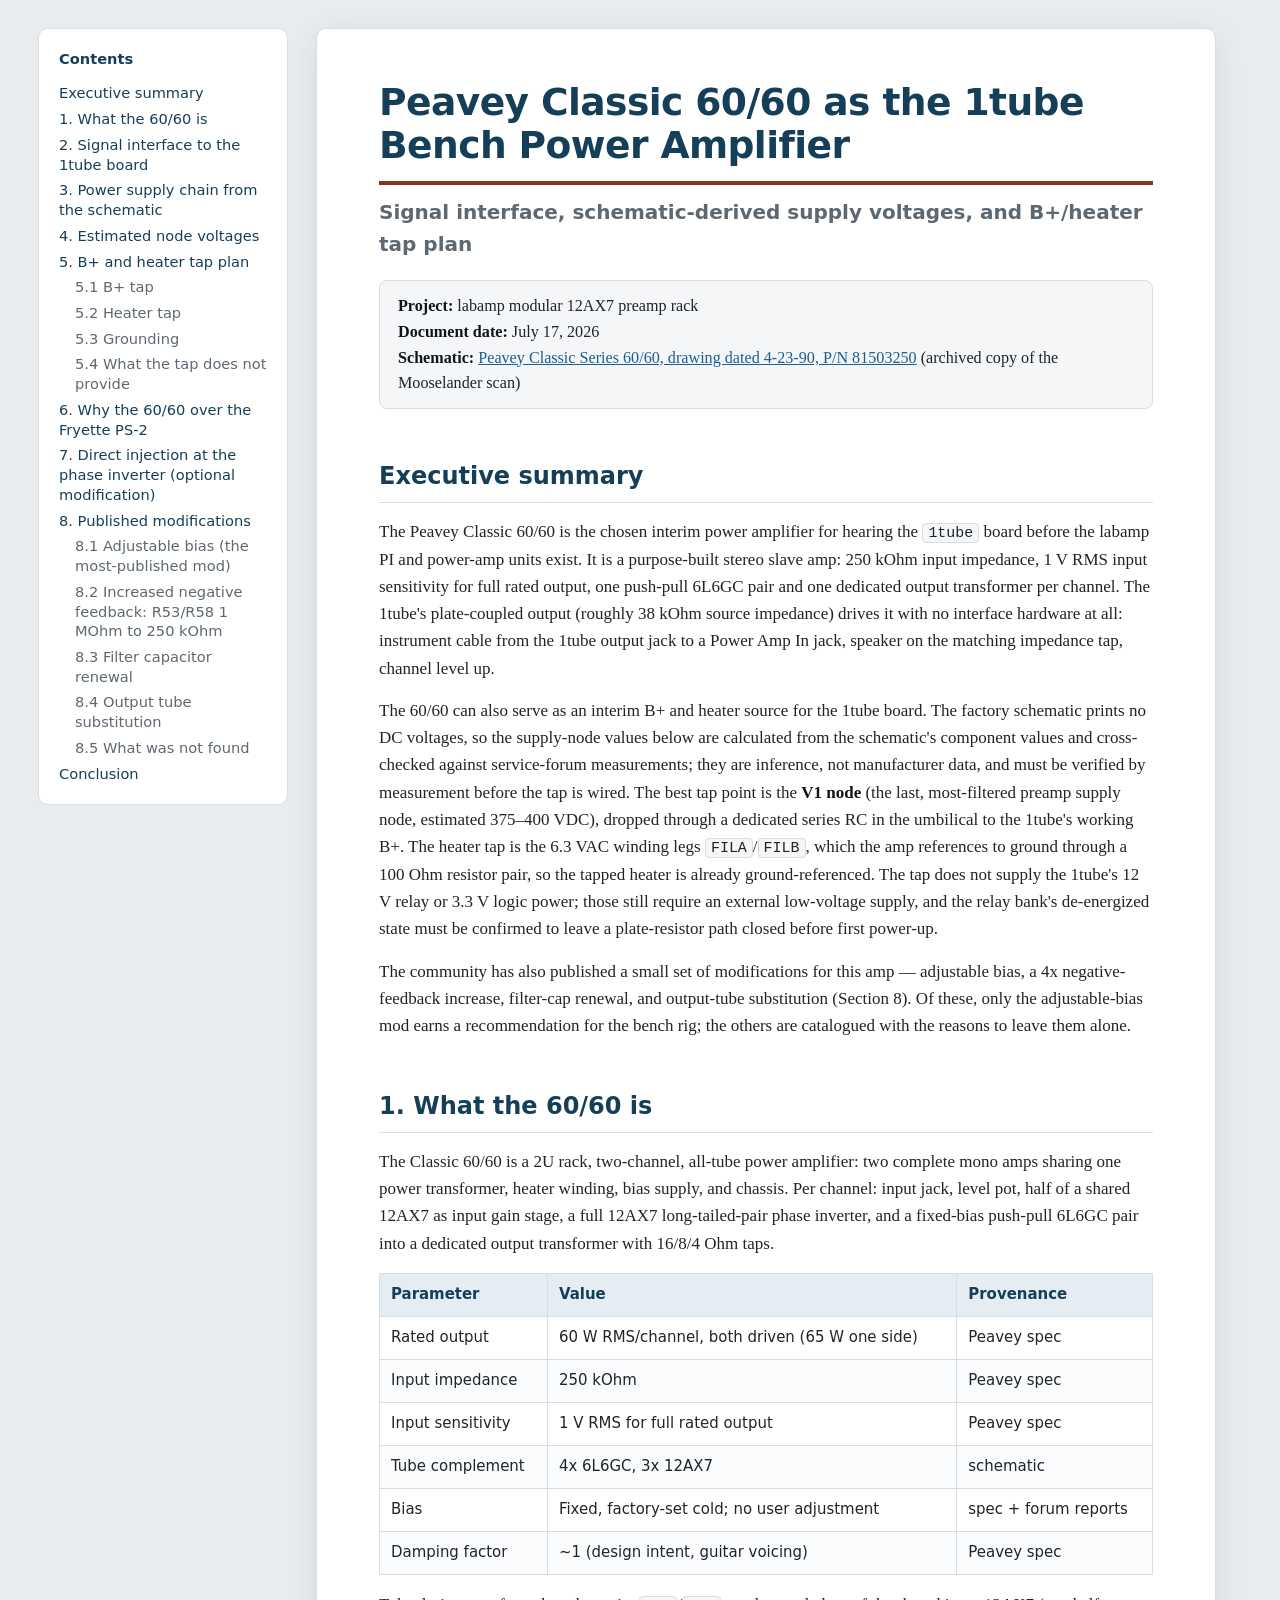
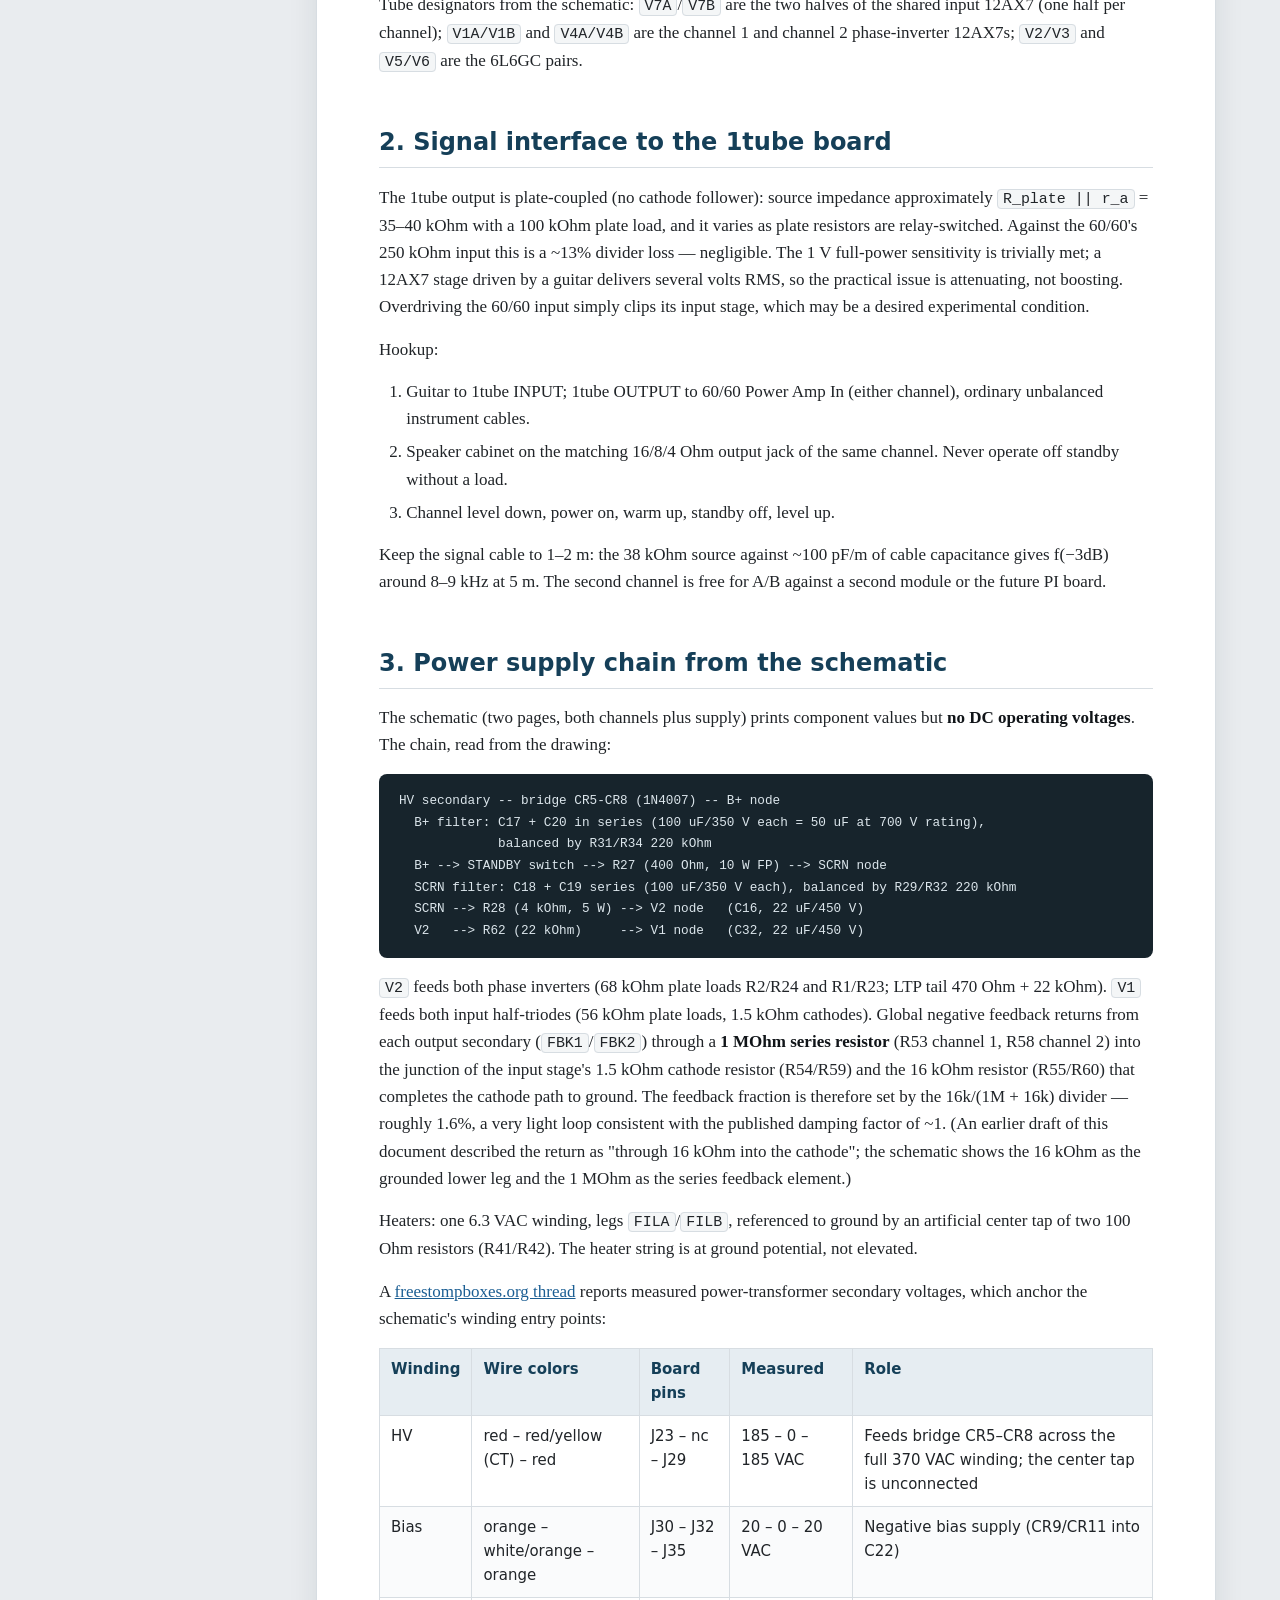
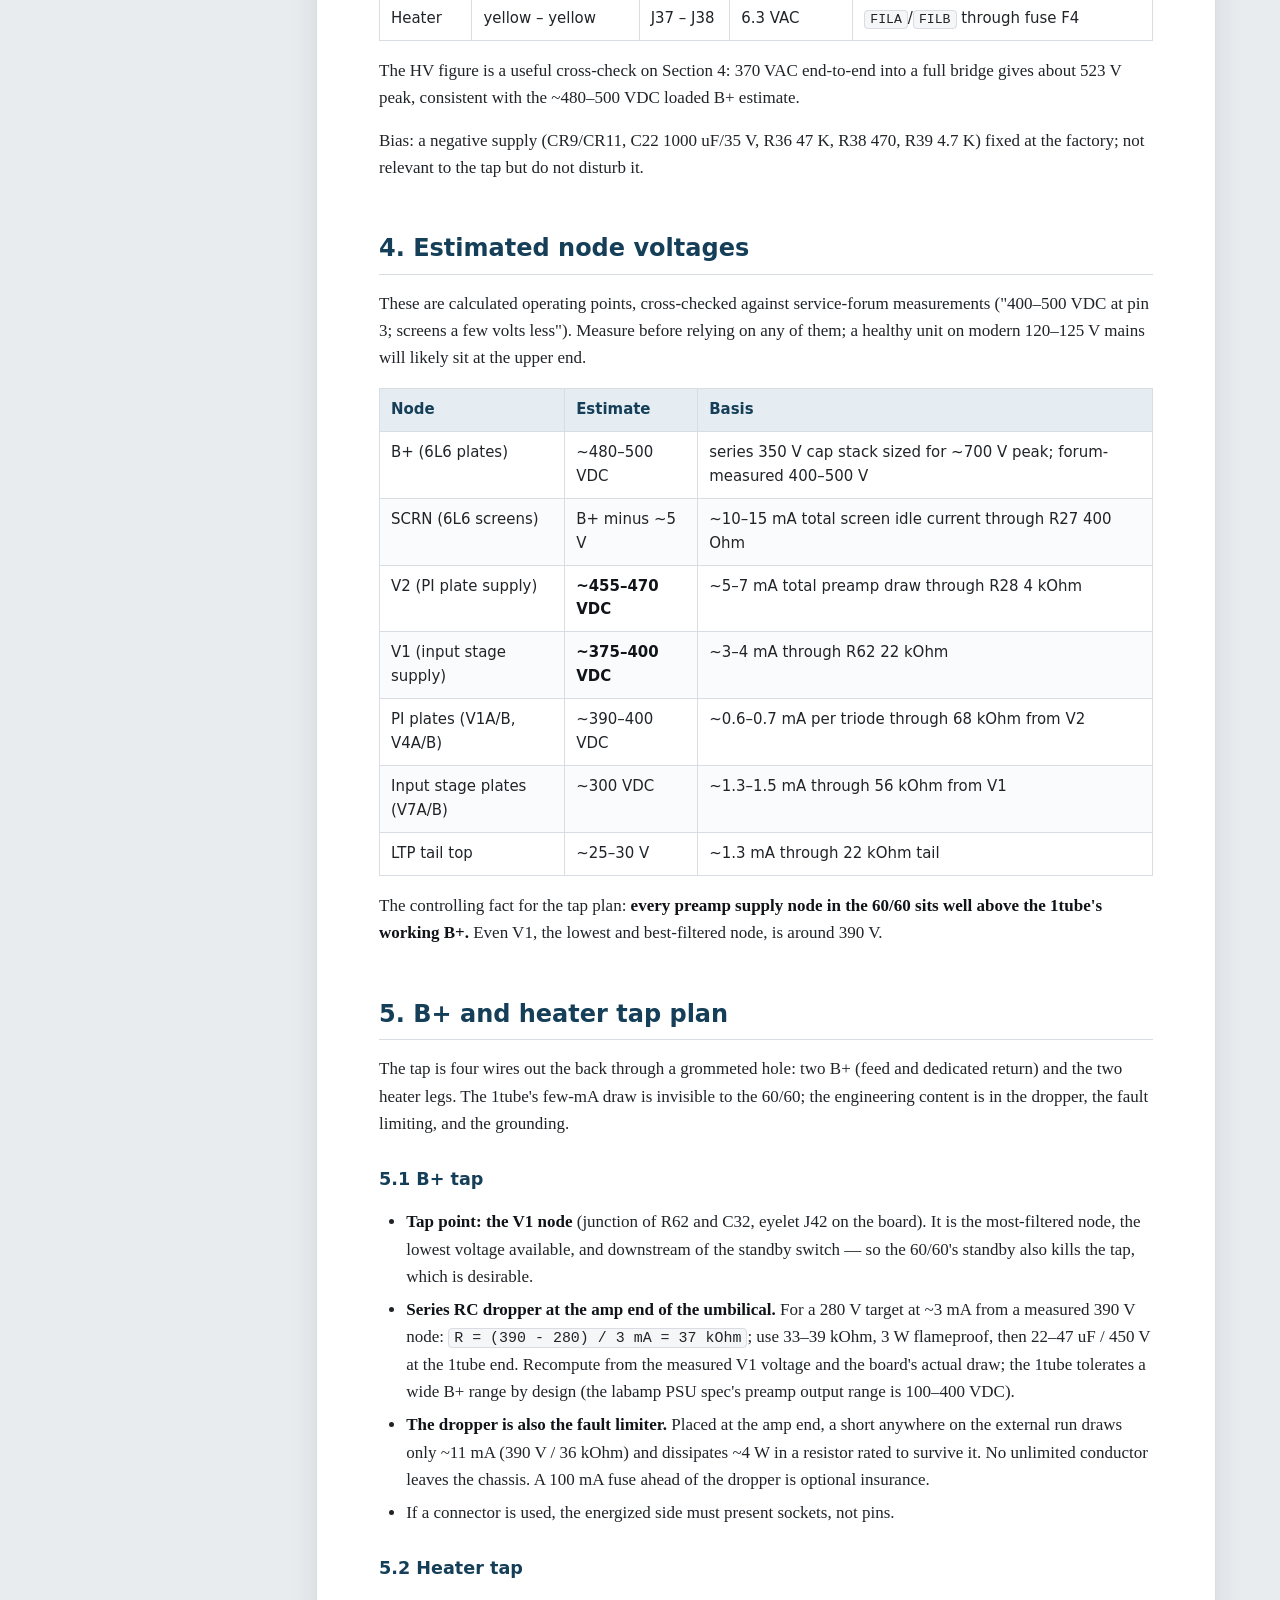
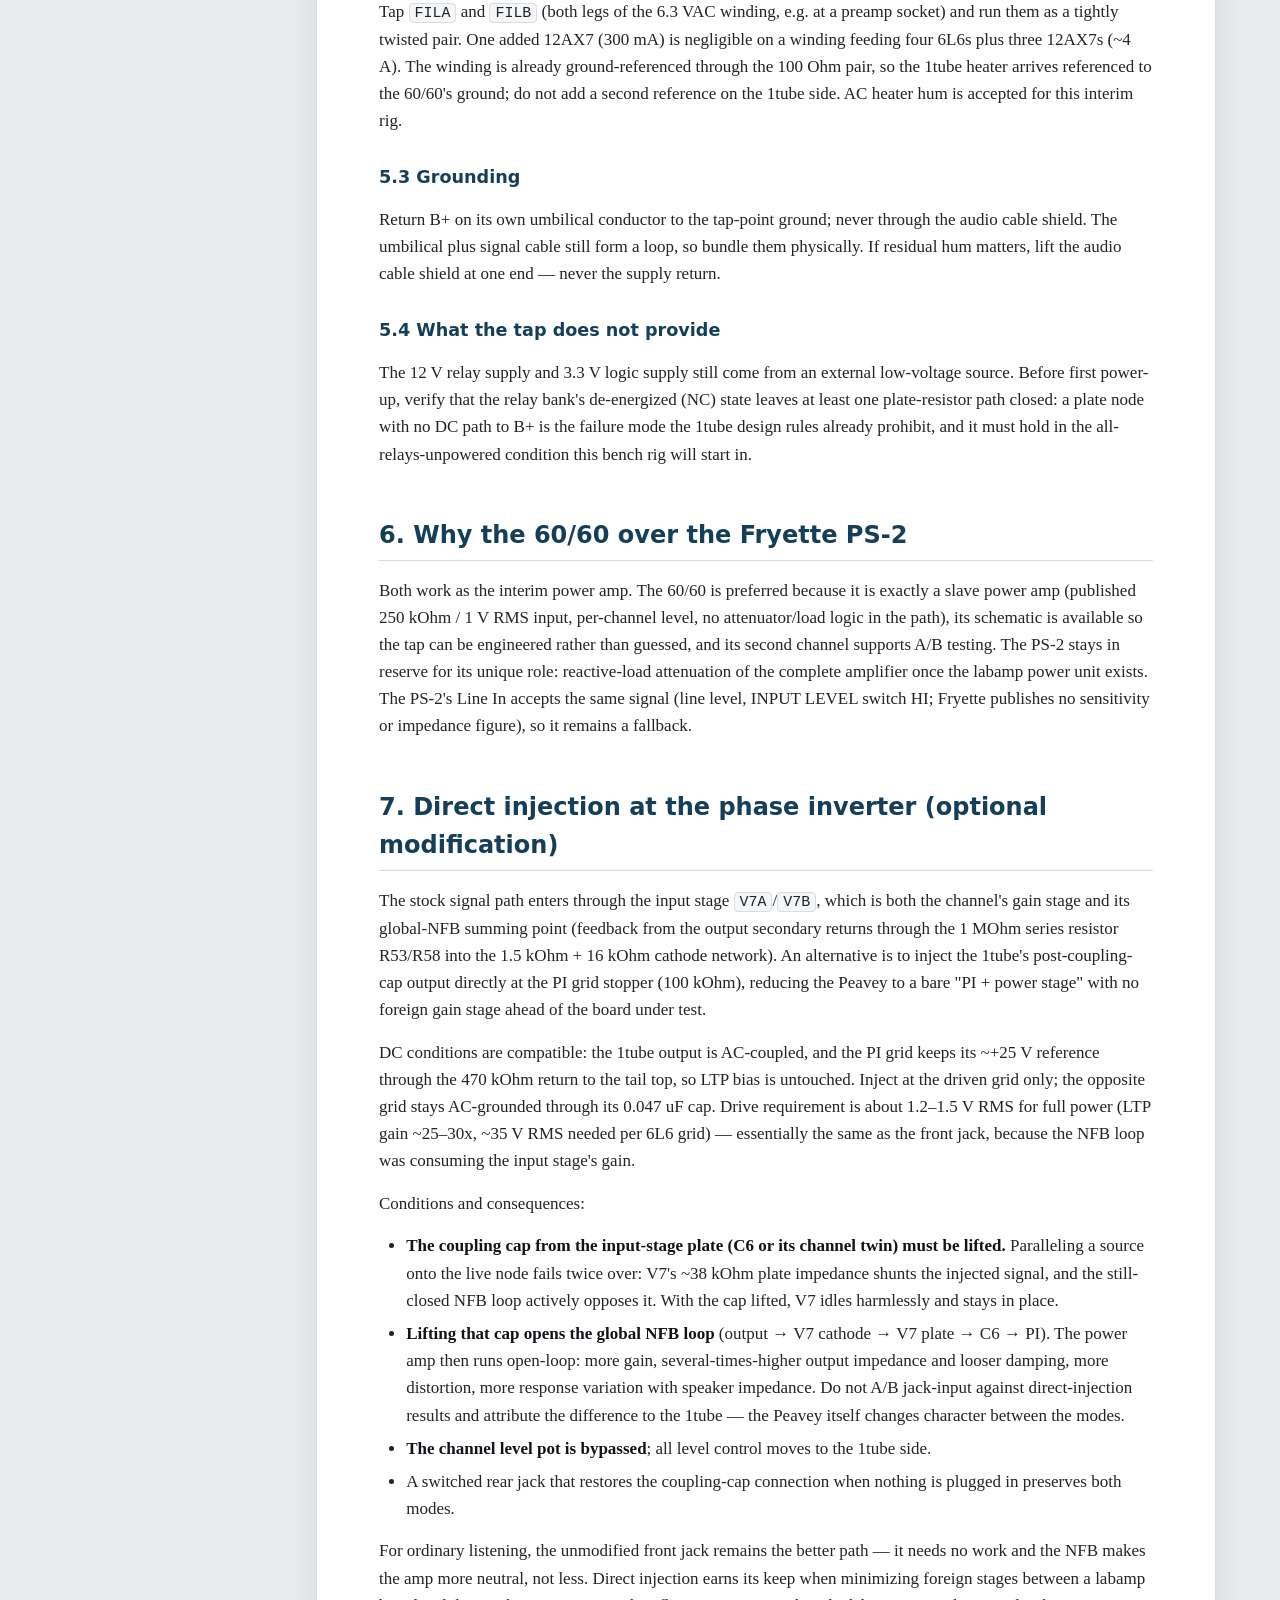
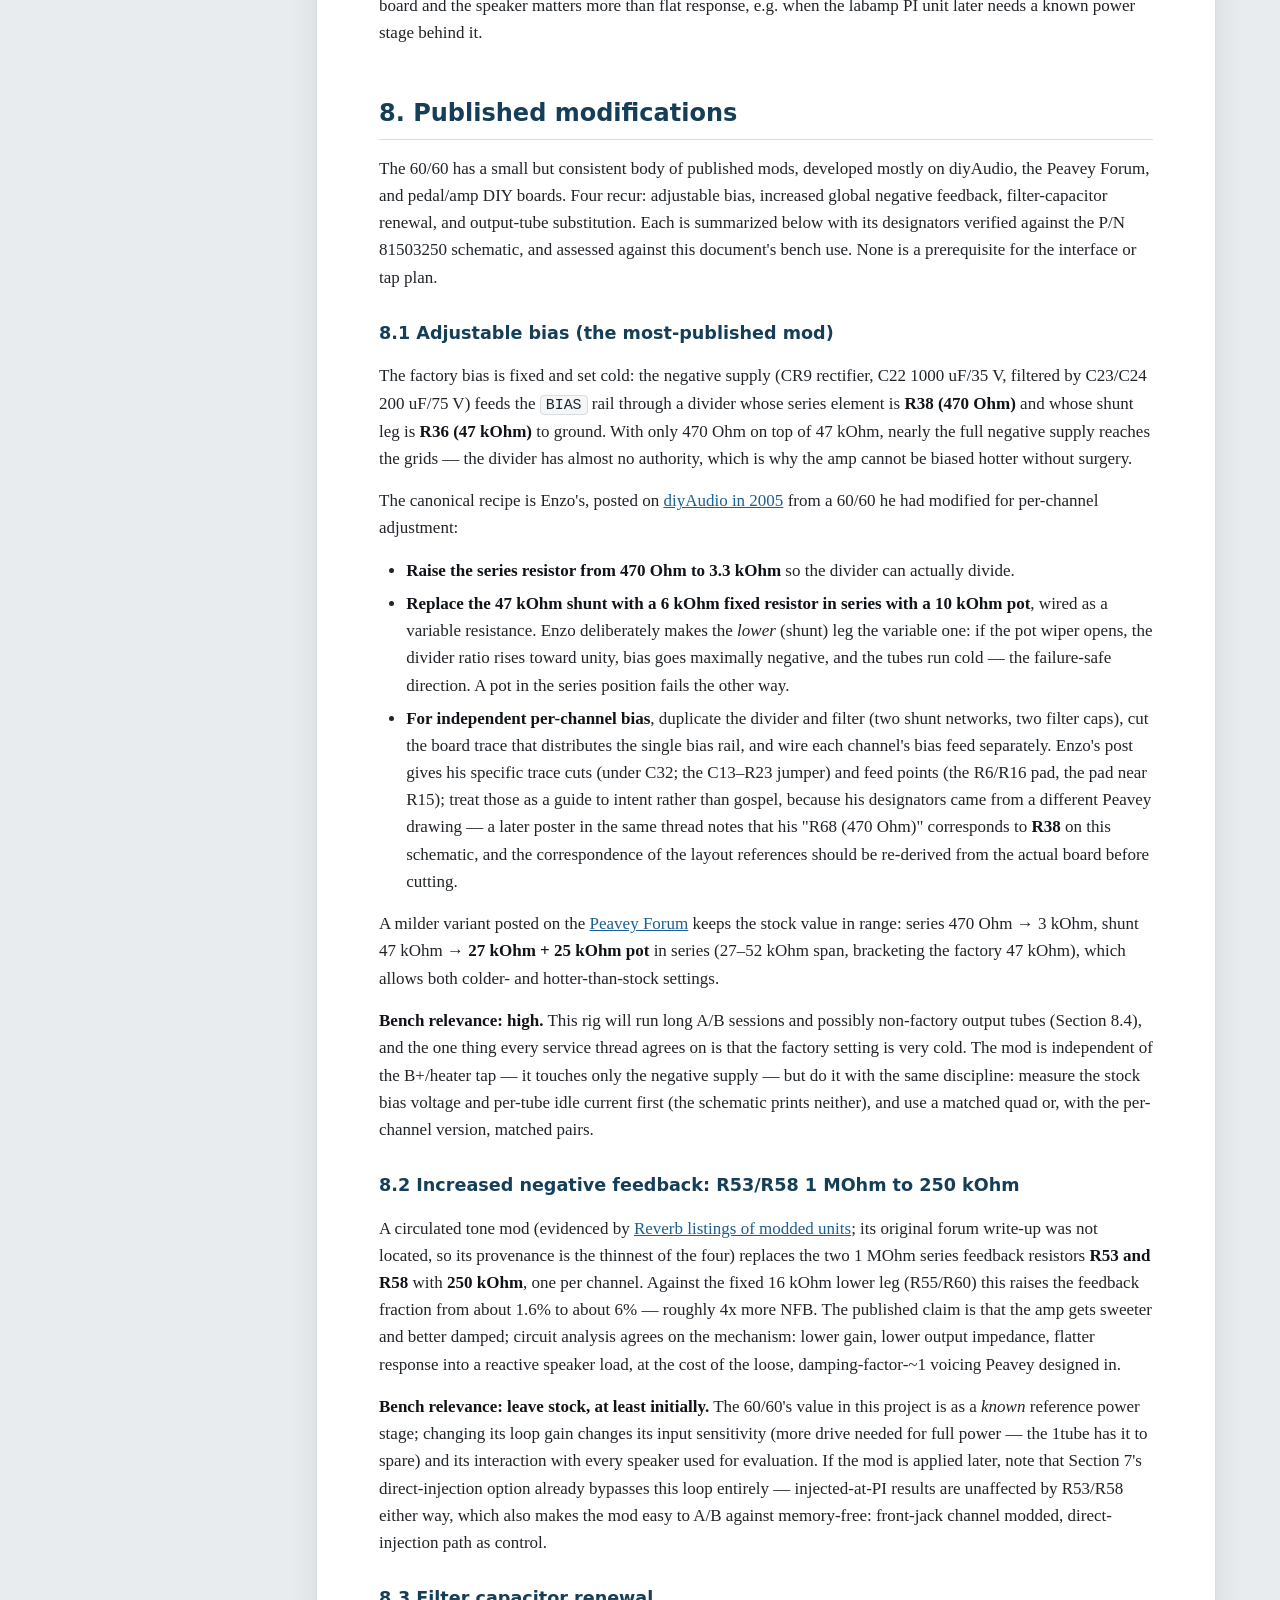
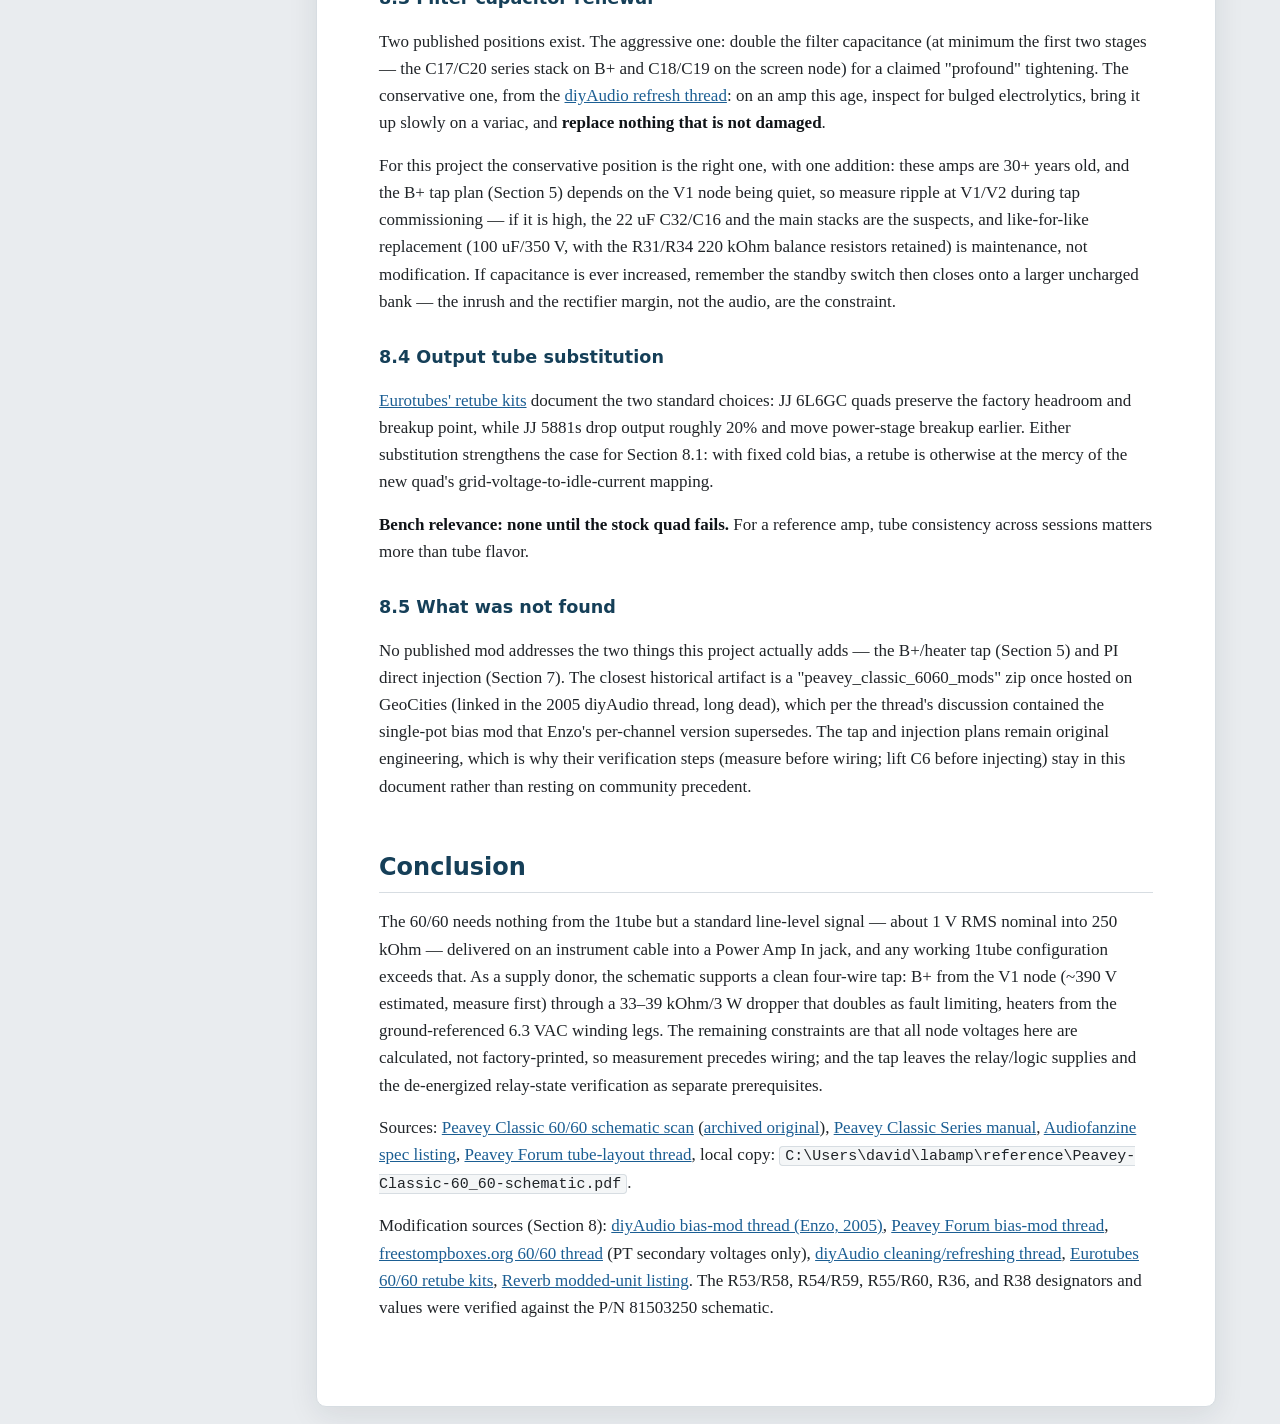
<file: docs/peavey_6060_power_amp_interface.html>
<!DOCTYPE html>
<html lang="en">
<head>
<meta charset="utf-8">
<meta name="viewport" content="width=device-width, initial-scale=1">
<title>Peavey Classic 60/60 as the 1tube Bench Power Amplifier</title>
<style>
:root{
  --ink:#202428; --muted:#5d6872; --line:#d7dde2; --accent:#8c331f;
  --accent2:#153f58; --paper:#ffffff; --wash:#f4f6f7;
}
*{box-sizing:border-box}
body{margin:0;background:#e9ecef;color:var(--ink);
  font-family:Georgia,'Times New Roman',serif;font-size:17px;line-height:1.6}
.layout{max-width:1260px;margin:0 auto;padding:28px;display:flex;gap:28px;align-items:flex-start}
nav#toc{position:sticky;top:28px;flex:0 0 250px;max-height:calc(100vh - 56px);overflow-y:auto;
  background:var(--paper);border:1px solid var(--line);border-radius:10px;padding:18px 20px;
  font-family:'Segoe UI',system-ui,sans-serif;font-size:.86em}
nav#toc h2{margin:0 0 10px;font-size:1em;color:var(--accent2);border:none;padding:0}
nav#toc a{display:block;color:var(--accent2);text-decoration:none;padding:3px 0;line-height:1.35}
nav#toc a:hover{text-decoration:underline}
nav#toc a.h3{padding-left:16px;color:var(--muted)}
main{flex:1;min-width:0;max-width:900px;background:var(--paper);border:1px solid var(--line);
  border-radius:10px;padding:52px 62px 70px;box-shadow:0 8px 30px rgba(22,35,44,.09)}
h1{font-family:'Segoe UI',system-ui,sans-serif;font-size:2.35rem;line-height:1.15;
  letter-spacing:-.015em;color:var(--accent2);margin:0 0 .3em;
  border-bottom:4px solid var(--accent);padding-bottom:.35em}
.subtitle{font-family:'Segoe UI',system-ui,sans-serif;font-size:1.25rem;color:var(--muted);
  margin:.2em 0 1em;font-weight:600}
h2{font-family:'Segoe UI',system-ui,sans-serif;font-size:1.5rem;color:var(--accent2);
  margin:2em 0 .6em;border-bottom:1px solid var(--line);padding-bottom:.25em}
h3{font-family:'Segoe UI',system-ui,sans-serif;font-size:1.1rem;color:var(--accent2);margin:1.6em 0 .5em}
.meta{background:var(--wash);border:1px solid var(--line);border-radius:8px;
  padding:12px 18px;margin:1em 0 1.5em;font-size:.95em}
p{margin:.9em 0}
table{width:100%;border-collapse:collapse;margin:1.1em 0;
  font-family:'Segoe UI',system-ui,sans-serif;font-size:.88em}
th{background:#e6edf2;color:var(--accent2);text-align:left}
th,td{border:1px solid var(--line);padding:9px 11px;vertical-align:top}
tbody tr:nth-child(even){background:#fafbfc}
code{font-family:'Cascadia Mono',Consolas,monospace;font-size:.88em;
  background:var(--wash);border:1px solid var(--line);border-radius:4px;padding:1px 5px}
pre{background:#17242c;color:#dce6ec;border-radius:8px;padding:16px 20px;
  overflow-x:auto;font-size:.85em;line-height:1.5}
pre code{background:none;border:none;color:inherit;padding:0}
ul,ol{margin:.9em 0;padding-left:1.6em}
li{margin:.35em 0}
a{color:#1b5e93}
strong{color:#101418}
@media (max-width:900px){
  .layout{flex-direction:column;padding:0;gap:0}
  nav#toc{position:static;flex:none;width:100%;border-radius:0;max-height:none}
  main{border-radius:0;padding:28px 20px 48px;max-width:none}
}
@media print{
  body{background:#fff;font-size:11pt}
  nav#toc{display:none}
  .layout{display:block;padding:0;max-width:none}
  main{border:none;box-shadow:none;padding:0;max-width:none}
  h1,h2,h3{page-break-after:avoid}
  table,pre{page-break-inside:avoid}
  a{color:inherit;text-decoration:none}
}
</style>
</head>
<body>
<div class="layout">
<nav id="toc"><h2>Contents</h2></nav>
<main id="doc">

<h1>Peavey Classic 60/60 as the 1tube Bench Power Amplifier</h1>
<p class="subtitle">Signal interface, schematic-derived supply voltages, and B+/heater tap plan</p>

<div class="meta">
<strong>Project:</strong> labamp modular 12AX7 preamp rack<br>
<strong>Document date:</strong> July 17, 2026<br>
<strong>Schematic:</strong> <a href="https://dod250.shupac.com/files/Peavey-Classic-60_60-schematic.pdf">Peavey Classic Series 60/60, drawing dated 4-23-90, P/N 81503250</a> (archived copy of the Mooselander scan)
</div>

<h2>Executive summary</h2>
<p>The Peavey Classic 60/60 is the chosen interim power amplifier for hearing the <code>1tube</code> board before the labamp PI and power-amp units exist. It is a purpose-built stereo slave amp: 250 kOhm input impedance, 1 V RMS input sensitivity for full rated output, one push-pull 6L6GC pair and one dedicated output transformer per channel. The 1tube's plate-coupled output (roughly 38 kOhm source impedance) drives it with no interface hardware at all: instrument cable from the 1tube output jack to a Power Amp In jack, speaker on the matching impedance tap, channel level up.</p>
<p>The 60/60 can also serve as an interim B+ and heater source for the 1tube board. The factory schematic prints no DC voltages, so the supply-node values below are calculated from the schematic's component values and cross-checked against service-forum measurements; they are inference, not manufacturer data, and must be verified by measurement before the tap is wired. The best tap point is the <strong>V1 node</strong> (the last, most-filtered preamp supply node, estimated 375&ndash;400 VDC), dropped through a dedicated series RC in the umbilical to the 1tube's working B+. The heater tap is the 6.3 VAC winding legs <code>FILA</code>/<code>FILB</code>, which the amp references to ground through a 100 Ohm resistor pair, so the tapped heater is already ground-referenced. The tap does not supply the 1tube's 12 V relay or 3.3 V logic power; those still require an external low-voltage supply, and the relay bank's de-energized state must be confirmed to leave a plate-resistor path closed before first power-up.</p>
<p>The community has also published a small set of modifications for this amp &mdash; adjustable bias, a 4x negative-feedback increase, filter-cap renewal, and output-tube substitution (Section 8). Of these, only the adjustable-bias mod earns a recommendation for the bench rig; the others are catalogued with the reasons to leave them alone.</p>

<h2>1. What the 60/60 is</h2>
<p>The Classic 60/60 is a 2U rack, two-channel, all-tube power amplifier: two complete mono amps sharing one power transformer, heater winding, bias supply, and chassis. Per channel: input jack, level pot, half of a shared 12AX7 as input gain stage, a full 12AX7 long-tailed-pair phase inverter, and a fixed-bias push-pull 6L6GC pair into a dedicated output transformer with 16/8/4 Ohm taps.</p>
<table>
<thead><tr><th>Parameter</th><th>Value</th><th>Provenance</th></tr></thead>
<tbody>
<tr><td>Rated output</td><td>60 W RMS/channel, both driven (65 W one side)</td><td>Peavey spec</td></tr>
<tr><td>Input impedance</td><td>250 kOhm</td><td>Peavey spec</td></tr>
<tr><td>Input sensitivity</td><td>1 V RMS for full rated output</td><td>Peavey spec</td></tr>
<tr><td>Tube complement</td><td>4x 6L6GC, 3x 12AX7</td><td>schematic</td></tr>
<tr><td>Bias</td><td>Fixed, factory-set cold; no user adjustment</td><td>spec + forum reports</td></tr>
<tr><td>Damping factor</td><td>~1 (design intent, guitar voicing)</td><td>Peavey spec</td></tr>
</tbody>
</table>
<p>Tube designators from the schematic: <code>V7A</code>/<code>V7B</code> are the two halves of the shared input 12AX7 (one half per channel); <code>V1A/V1B</code> and <code>V4A/V4B</code> are the channel 1 and channel 2 phase-inverter 12AX7s; <code>V2/V3</code> and <code>V5/V6</code> are the 6L6GC pairs.</p>

<h2>2. Signal interface to the 1tube board</h2>
<p>The 1tube output is plate-coupled (no cathode follower): source impedance approximately <code>R_plate || r_a</code> = 35&ndash;40 kOhm with a 100 kOhm plate load, and it varies as plate resistors are relay-switched. Against the 60/60's 250 kOhm input this is a ~13% divider loss &mdash; negligible. The 1 V full-power sensitivity is trivially met; a 12AX7 stage driven by a guitar delivers several volts RMS, so the practical issue is attenuating, not boosting. Overdriving the 60/60 input simply clips its input stage, which may be a desired experimental condition.</p>
<p>Hookup:</p>
<ol>
<li>Guitar to 1tube INPUT; 1tube OUTPUT to 60/60 Power Amp In (either channel), ordinary unbalanced instrument cables.</li>
<li>Speaker cabinet on the matching 16/8/4 Ohm output jack of the same channel. Never operate off standby without a load.</li>
<li>Channel level down, power on, warm up, standby off, level up.</li>
</ol>
<p>Keep the signal cable to 1&ndash;2 m: the 38 kOhm source against ~100 pF/m of cable capacitance gives f(&minus;3dB) around 8&ndash;9 kHz at 5 m. The second channel is free for A/B against a second module or the future PI board.</p>

<h2>3. Power supply chain from the schematic</h2>
<p>The schematic (two pages, both channels plus supply) prints component values but <strong>no DC operating voltages</strong>. The chain, read from the drawing:</p>
<pre><code>HV secondary -- bridge CR5-CR8 (1N4007) -- B+ node
  B+ filter: C17 + C20 in series (100 uF/350 V each = 50 uF at 700 V rating),
             balanced by R31/R34 220 kOhm
  B+ --&gt; STANDBY switch --&gt; R27 (400 Ohm, 10 W FP) --&gt; SCRN node
  SCRN filter: C18 + C19 series (100 uF/350 V each), balanced by R29/R32 220 kOhm
  SCRN --&gt; R28 (4 kOhm, 5 W) --&gt; V2 node   (C16, 22 uF/450 V)
  V2   --&gt; R62 (22 kOhm)     --&gt; V1 node   (C32, 22 uF/450 V)</code></pre>
<p><code>V2</code> feeds both phase inverters (68 kOhm plate loads R2/R24 and R1/R23; LTP tail 470 Ohm + 22 kOhm). <code>V1</code> feeds both input half-triodes (56 kOhm plate loads, 1.5 kOhm cathodes). Global negative feedback returns from each output secondary (<code>FBK1</code>/<code>FBK2</code>) through a <strong>1 MOhm series resistor</strong> (R53 channel 1, R58 channel 2) into the junction of the input stage's 1.5 kOhm cathode resistor (R54/R59) and the 16 kOhm resistor (R55/R60) that completes the cathode path to ground. The feedback fraction is therefore set by the 16k/(1M + 16k) divider &mdash; roughly 1.6%, a very light loop consistent with the published damping factor of ~1. (An earlier draft of this document described the return as "through 16 kOhm into the cathode"; the schematic shows the 16 kOhm as the grounded lower leg and the 1 MOhm as the series feedback element.)</p>
<p>Heaters: one 6.3 VAC winding, legs <code>FILA</code>/<code>FILB</code>, referenced to ground by an artificial center tap of two 100 Ohm resistors (R41/R42). The heater string is at ground potential, not elevated.</p>
<p>A <a href="https://www.freestompboxes.org/viewtopic.php?t=22598">freestompboxes.org thread</a> reports measured power-transformer secondary voltages, which anchor the schematic's winding entry points:</p>
<table>
<thead><tr><th>Winding</th><th>Wire colors</th><th>Board pins</th><th>Measured</th><th>Role</th></tr></thead>
<tbody>
<tr><td>HV</td><td>red &ndash; red/yellow (CT) &ndash; red</td><td>J23 &ndash; nc &ndash; J29</td><td>185 &ndash; 0 &ndash; 185 VAC</td><td>Feeds bridge CR5&ndash;CR8 across the full 370 VAC winding; the center tap is unconnected</td></tr>
<tr><td>Bias</td><td>orange &ndash; white/orange &ndash; orange</td><td>J30 &ndash; J32 &ndash; J35</td><td>20 &ndash; 0 &ndash; 20 VAC</td><td>Negative bias supply (CR9/CR11 into C22)</td></tr>
<tr><td>Heater</td><td>yellow &ndash; yellow</td><td>J37 &ndash; J38</td><td>6.3 VAC</td><td><code>FILA</code>/<code>FILB</code> through fuse F4</td></tr>
</tbody>
</table>
<p>The HV figure is a useful cross-check on Section 4: 370 VAC end-to-end into a full bridge gives about 523 V peak, consistent with the ~480&ndash;500 VDC loaded B+ estimate.</p>
<p>Bias: a negative supply (CR9/CR11, C22 1000 uF/35 V, R36 47 K, R38 470, R39 4.7 K) fixed at the factory; not relevant to the tap but do not disturb it.</p>

<h2>4. Estimated node voltages</h2>
<p>These are calculated operating points, cross-checked against service-forum measurements ("400&ndash;500 VDC at pin 3; screens a few volts less"). Measure before relying on any of them; a healthy unit on modern 120&ndash;125 V mains will likely sit at the upper end.</p>
<table>
<thead><tr><th>Node</th><th>Estimate</th><th>Basis</th></tr></thead>
<tbody>
<tr><td>B+ (6L6 plates)</td><td>~480&ndash;500 VDC</td><td>series 350 V cap stack sized for ~700 V peak; forum-measured 400&ndash;500 V</td></tr>
<tr><td>SCRN (6L6 screens)</td><td>B+ minus ~5 V</td><td>~10&ndash;15 mA total screen idle current through R27 400 Ohm</td></tr>
<tr><td>V2 (PI plate supply)</td><td><strong>~455&ndash;470 VDC</strong></td><td>~5&ndash;7 mA total preamp draw through R28 4 kOhm</td></tr>
<tr><td>V1 (input stage supply)</td><td><strong>~375&ndash;400 VDC</strong></td><td>~3&ndash;4 mA through R62 22 kOhm</td></tr>
<tr><td>PI plates (V1A/B, V4A/B)</td><td>~390&ndash;400 VDC</td><td>~0.6&ndash;0.7 mA per triode through 68 kOhm from V2</td></tr>
<tr><td>Input stage plates (V7A/B)</td><td>~300 VDC</td><td>~1.3&ndash;1.5 mA through 56 kOhm from V1</td></tr>
<tr><td>LTP tail top</td><td>~25&ndash;30 V</td><td>~1.3 mA through 22 kOhm tail</td></tr>
</tbody>
</table>
<p>The controlling fact for the tap plan: <strong>every preamp supply node in the 60/60 sits well above the 1tube's working B+.</strong> Even V1, the lowest and best-filtered node, is around 390 V.</p>

<h2>5. B+ and heater tap plan</h2>
<p>The tap is four wires out the back through a grommeted hole: two B+ (feed and dedicated return) and the two heater legs. The 1tube's few-mA draw is invisible to the 60/60; the engineering content is in the dropper, the fault limiting, and the grounding.</p>

<h3>5.1 B+ tap</h3>
<ul>
<li><strong>Tap point: the V1 node</strong> (junction of R62 and C32, eyelet J42 on the board). It is the most-filtered node, the lowest voltage available, and downstream of the standby switch &mdash; so the 60/60's standby also kills the tap, which is desirable.</li>
<li><strong>Series RC dropper at the amp end of the umbilical.</strong> For a 280 V target at ~3 mA from a measured 390 V node: <code>R = (390 - 280) / 3 mA = 37 kOhm</code>; use 33&ndash;39 kOhm, 3 W flameproof, then 22&ndash;47 uF / 450 V at the 1tube end. Recompute from the measured V1 voltage and the board's actual draw; the 1tube tolerates a wide B+ range by design (the labamp PSU spec's preamp output range is 100&ndash;400 VDC).</li>
<li><strong>The dropper is also the fault limiter.</strong> Placed at the amp end, a short anywhere on the external run draws only ~11 mA (390 V / 36 kOhm) and dissipates ~4 W in a resistor rated to survive it. No unlimited conductor leaves the chassis. A 100 mA fuse ahead of the dropper is optional insurance.</li>
<li>If a connector is used, the energized side must present sockets, not pins.</li>
</ul>

<h3>5.2 Heater tap</h3>
<p>Tap <code>FILA</code> and <code>FILB</code> (both legs of the 6.3 VAC winding, e.g. at a preamp socket) and run them as a tightly twisted pair. One added 12AX7 (300 mA) is negligible on a winding feeding four 6L6s plus three 12AX7s (~4 A). The winding is already ground-referenced through the 100 Ohm pair, so the 1tube heater arrives referenced to the 60/60's ground; do not add a second reference on the 1tube side. AC heater hum is accepted for this interim rig.</p>

<h3>5.3 Grounding</h3>
<p>Return B+ on its own umbilical conductor to the tap-point ground; never through the audio cable shield. The umbilical plus signal cable still form a loop, so bundle them physically. If residual hum matters, lift the audio cable shield at one end &mdash; never the supply return.</p>

<h3>5.4 What the tap does not provide</h3>
<p>The 12 V relay supply and 3.3 V logic supply still come from an external low-voltage source. Before first power-up, verify that the relay bank's de-energized (NC) state leaves at least one plate-resistor path closed: a plate node with no DC path to B+ is the failure mode the 1tube design rules already prohibit, and it must hold in the all-relays-unpowered condition this bench rig will start in.</p>

<h2>6. Why the 60/60 over the Fryette PS-2</h2>
<p>Both work as the interim power amp. The 60/60 is preferred because it is exactly a slave power amp (published 250 kOhm / 1 V RMS input, per-channel level, no attenuator/load logic in the path), its schematic is available so the tap can be engineered rather than guessed, and its second channel supports A/B testing. The PS-2 stays in reserve for its unique role: reactive-load attenuation of the complete amplifier once the labamp power unit exists. The PS-2's Line In accepts the same signal (line level, INPUT LEVEL switch HI; Fryette publishes no sensitivity or impedance figure), so it remains a fallback.</p>

<h2>7. Direct injection at the phase inverter (optional modification)</h2>
<p>The stock signal path enters through the input stage <code>V7A</code>/<code>V7B</code>, which is both the channel's gain stage and its global-NFB summing point (feedback from the output secondary returns through the 1 MOhm series resistor R53/R58 into the 1.5 kOhm + 16 kOhm cathode network). An alternative is to inject the 1tube's post-coupling-cap output directly at the PI grid stopper (100 kOhm), reducing the Peavey to a bare "PI + power stage" with no foreign gain stage ahead of the board under test.</p>
<p>DC conditions are compatible: the 1tube output is AC-coupled, and the PI grid keeps its ~+25 V reference through the 470 kOhm return to the tail top, so LTP bias is untouched. Inject at the driven grid only; the opposite grid stays AC-grounded through its 0.047 uF cap. Drive requirement is about 1.2&ndash;1.5 V RMS for full power (LTP gain ~25&ndash;30x, ~35 V RMS needed per 6L6 grid) &mdash; essentially the same as the front jack, because the NFB loop was consuming the input stage's gain.</p>
<p>Conditions and consequences:</p>
<ul>
<li><strong>The coupling cap from the input-stage plate (C6 or its channel twin) must be lifted.</strong> Paralleling a source onto the live node fails twice over: V7's ~38 kOhm plate impedance shunts the injected signal, and the still-closed NFB loop actively opposes it. With the cap lifted, V7 idles harmlessly and stays in place.</li>
<li><strong>Lifting that cap opens the global NFB loop</strong> (output &rarr; V7 cathode &rarr; V7 plate &rarr; C6 &rarr; PI). The power amp then runs open-loop: more gain, several-times-higher output impedance and looser damping, more distortion, more response variation with speaker impedance. Do not A/B jack-input against direct-injection results and attribute the difference to the 1tube &mdash; the Peavey itself changes character between the modes.</li>
<li><strong>The channel level pot is bypassed</strong>; all level control moves to the 1tube side.</li>
<li>A switched rear jack that restores the coupling-cap connection when nothing is plugged in preserves both modes.</li>
</ul>
<p>For ordinary listening, the unmodified front jack remains the better path &mdash; it needs no work and the NFB makes the amp more neutral, not less. Direct injection earns its keep when minimizing foreign stages between a labamp board and the speaker matters more than flat response, e.g. when the labamp PI unit later needs a known power stage behind it.</p>

<h2>8. Published modifications</h2>
<p>The 60/60 has a small but consistent body of published mods, developed mostly on diyAudio, the Peavey Forum, and pedal/amp DIY boards. Four recur: adjustable bias, increased global negative feedback, filter-capacitor renewal, and output-tube substitution. Each is summarized below with its designators verified against the P/N 81503250 schematic, and assessed against this document's bench use. None is a prerequisite for the interface or tap plan.</p>

<h3>8.1 Adjustable bias (the most-published mod)</h3>
<p>The factory bias is fixed and set cold: the negative supply (CR9 rectifier, C22 1000 uF/35 V, filtered by C23/C24 200 uF/75 V) feeds the <code>BIAS</code> rail through a divider whose series element is <strong>R38 (470 Ohm)</strong> and whose shunt leg is <strong>R36 (47 kOhm)</strong> to ground. With only 470 Ohm on top of 47 kOhm, nearly the full negative supply reaches the grids &mdash; the divider has almost no authority, which is why the amp cannot be biased hotter without surgery.</p>
<p>The canonical recipe is Enzo's, posted on <a href="https://www.diyaudio.com/community/threads/peavey-classic-60-60-bias-mod-advice.54050/">diyAudio in 2005</a> from a 60/60 he had modified for per-channel adjustment:</p>
<ul>
<li><strong>Raise the series resistor from 470 Ohm to 3.3 kOhm</strong> so the divider can actually divide.</li>
<li><strong>Replace the 47 kOhm shunt with a 6 kOhm fixed resistor in series with a 10 kOhm pot</strong>, wired as a variable resistance. Enzo deliberately makes the <em>lower</em> (shunt) leg the variable one: if the pot wiper opens, the divider ratio rises toward unity, bias goes maximally negative, and the tubes run cold &mdash; the failure-safe direction. A pot in the series position fails the other way.</li>
<li><strong>For independent per-channel bias</strong>, duplicate the divider and filter (two shunt networks, two filter caps), cut the board trace that distributes the single bias rail, and wire each channel's bias feed separately. Enzo's post gives his specific trace cuts (under C32; the C13&ndash;R23 jumper) and feed points (the R6/R16 pad, the pad near R15); treat those as a guide to intent rather than gospel, because his designators came from a different Peavey drawing &mdash; a later poster in the same thread notes that his "R68 (470 Ohm)" corresponds to <strong>R38</strong> on this schematic, and the correspondence of the layout references should be re-derived from the actual board before cutting.</li>
</ul>
<p>A milder variant posted on the <a href="https://forums.peavey.com/viewtopic.php?t=52705">Peavey Forum</a> keeps the stock value in range: series 470 Ohm &rarr; 3 kOhm, shunt 47 kOhm &rarr; <strong>27 kOhm + 25 kOhm pot</strong> in series (27&ndash;52 kOhm span, bracketing the factory 47 kOhm), which allows both colder- and hotter-than-stock settings.</p>
<p><strong>Bench relevance: high.</strong> This rig will run long A/B sessions and possibly non-factory output tubes (Section 8.4), and the one thing every service thread agrees on is that the factory setting is very cold. The mod is independent of the B+/heater tap &mdash; it touches only the negative supply &mdash; but do it with the same discipline: measure the stock bias voltage and per-tube idle current first (the schematic prints neither), and use a matched quad or, with the per-channel version, matched pairs.</p>

<h3>8.2 Increased negative feedback: R53/R58 1 MOhm to 250 kOhm</h3>
<p>A circulated tone mod (evidenced by <a href="https://reverb.com/item/2547567-peavey-classic-series-60-60-stereo-tube-power-amp-modded">Reverb listings of modded units</a>; its original forum write-up was not located, so its provenance is the thinnest of the four) replaces the two 1 MOhm series feedback resistors <strong>R53 and R58</strong> with <strong>250 kOhm</strong>, one per channel. Against the fixed 16 kOhm lower leg (R55/R60) this raises the feedback fraction from about 1.6% to about 6% &mdash; roughly 4x more NFB. The published claim is that the amp gets sweeter and better damped; circuit analysis agrees on the mechanism: lower gain, lower output impedance, flatter response into a reactive speaker load, at the cost of the loose, damping-factor-~1 voicing Peavey designed in.</p>
<p><strong>Bench relevance: leave stock, at least initially.</strong> The 60/60's value in this project is as a <em>known</em> reference power stage; changing its loop gain changes its input sensitivity (more drive needed for full power &mdash; the 1tube has it to spare) and its interaction with every speaker used for evaluation. If the mod is applied later, note that Section 7's direct-injection option already bypasses this loop entirely &mdash; injected-at-PI results are unaffected by R53/R58 either way, which also makes the mod easy to A/B against memory-free: front-jack channel modded, direct-injection path as control.</p>

<h3>8.3 Filter capacitor renewal</h3>
<p>Two published positions exist. The aggressive one: double the filter capacitance (at minimum the first two stages &mdash; the C17/C20 series stack on B+ and C18/C19 on the screen node) for a claimed "profound" tightening. The conservative one, from the <a href="https://www.diyaudio.com/community/threads/peavey-classic-60-60-cleaning-refreshing-upgrading.336054/">diyAudio refresh thread</a>: on an amp this age, inspect for bulged electrolytics, bring it up slowly on a variac, and <strong>replace nothing that is not damaged</strong>.</p>
<p>For this project the conservative position is the right one, with one addition: these amps are 30+ years old, and the B+ tap plan (Section 5) depends on the V1 node being quiet, so measure ripple at V1/V2 during tap commissioning &mdash; if it is high, the 22 uF C32/C16 and the main stacks are the suspects, and like-for-like replacement (100 uF/350 V, with the R31/R34 220 kOhm balance resistors retained) is maintenance, not modification. If capacitance is ever increased, remember the standby switch then closes onto a larger uncharged bank &mdash; the inrush and the rectifier margin, not the audio, are the constraint.</p>

<h3>8.4 Output tube substitution</h3>
<p><a href="https://www.eurotubes.com/product/peavey-classic-60-60-power-amp-full-retube-kits/">Eurotubes' retube kits</a> document the two standard choices: JJ 6L6GC quads preserve the factory headroom and breakup point, while JJ 5881s drop output roughly 20% and move power-stage breakup earlier. Either substitution strengthens the case for Section 8.1: with fixed cold bias, a retube is otherwise at the mercy of the new quad's grid-voltage-to-idle-current mapping.</p>
<p><strong>Bench relevance: none until the stock quad fails.</strong> For a reference amp, tube consistency across sessions matters more than tube flavor.</p>

<h3>8.5 What was not found</h3>
<p>No published mod addresses the two things this project actually adds &mdash; the B+/heater tap (Section 5) and PI direct injection (Section 7). The closest historical artifact is a "peavey_classic_6060_mods" zip once hosted on GeoCities (linked in the 2005 diyAudio thread, long dead), which per the thread's discussion contained the single-pot bias mod that Enzo's per-channel version supersedes. The tap and injection plans remain original engineering, which is why their verification steps (measure before wiring; lift C6 before injecting) stay in this document rather than resting on community precedent.</p>

<h2>Conclusion</h2>
<p>The 60/60 needs nothing from the 1tube but a standard line-level signal &mdash; about 1 V RMS nominal into 250 kOhm &mdash; delivered on an instrument cable into a Power Amp In jack, and any working 1tube configuration exceeds that. As a supply donor, the schematic supports a clean four-wire tap: B+ from the V1 node (~390 V estimated, measure first) through a 33&ndash;39 kOhm/3 W dropper that doubles as fault limiting, heaters from the ground-referenced 6.3 VAC winding legs. The remaining constraints are that all node voltages here are calculated, not factory-printed, so measurement precedes wiring; and the tap leaves the relay/logic supplies and the de-energized relay-state verification as separate prerequisites.</p>
<p>Sources: <a href="https://dod250.shupac.com/files/Peavey-Classic-60_60-schematic.pdf">Peavey Classic 60/60 schematic scan</a> (<a href="http://web.archive.org/web/20220812202057/https://mooselander.com/wordpress/wp-content/uploads/Peavey-Classic-60_60-schematic.pdf">archived original</a>), <a href="https://assets.peavey.com/literature/manuals/theclassic.pdf">Peavey Classic Series manual</a>, <a href="https://en.audiofanzine.com/guitar-power-amplifier/peavey/classic-series-discontinued-classic-60-60/">Audiofanzine spec listing</a>, <a href="https://forums.peavey.com/viewtopic.php?t=46250">Peavey Forum tube-layout thread</a>, local copy: <code>C:\Users\david\labamp\reference\Peavey-Classic-60_60-schematic.pdf</code>.</p>
<p>Modification sources (Section 8): <a href="https://www.diyaudio.com/community/threads/peavey-classic-60-60-bias-mod-advice.54050/">diyAudio bias-mod thread (Enzo, 2005)</a>, <a href="https://forums.peavey.com/viewtopic.php?t=52705">Peavey Forum bias-mod thread</a>, <a href="https://www.freestompboxes.org/viewtopic.php?t=22598">freestompboxes.org 60/60 thread</a> (PT secondary voltages only), <a href="https://www.diyaudio.com/community/threads/peavey-classic-60-60-cleaning-refreshing-upgrading.336054/">diyAudio cleaning/refreshing thread</a>, <a href="https://www.eurotubes.com/product/peavey-classic-60-60-power-amp-full-retube-kits/">Eurotubes 60/60 retube kits</a>, <a href="https://reverb.com/item/2547567-peavey-classic-series-60-60-stereo-tube-power-amp-modded">Reverb modded-unit listing</a>. The R53/R58, R54/R59, R55/R60, R36, and R38 designators and values were verified against the P/N 81503250 schematic.</p>

</main>
</div>
<script>
(function(){
  var toc=document.getElementById('toc');
  var heads=document.querySelectorAll('main h2, main h3');
  heads.forEach(function(h,i){
    var id=h.textContent.toLowerCase().replace(/[^a-z0-9]+/g,'-').replace(/^-|-$/g,'')||('s'+i);
    h.id=id;
    var a=document.createElement('a');
    a.href='#'+id; a.textContent=h.textContent;
    if(h.tagName==='H3')a.className='h3';
    toc.appendChild(a);
  });
  document.documentElement.style.scrollBehavior='smooth';
})();
</script>
</body>
</html>
</file>
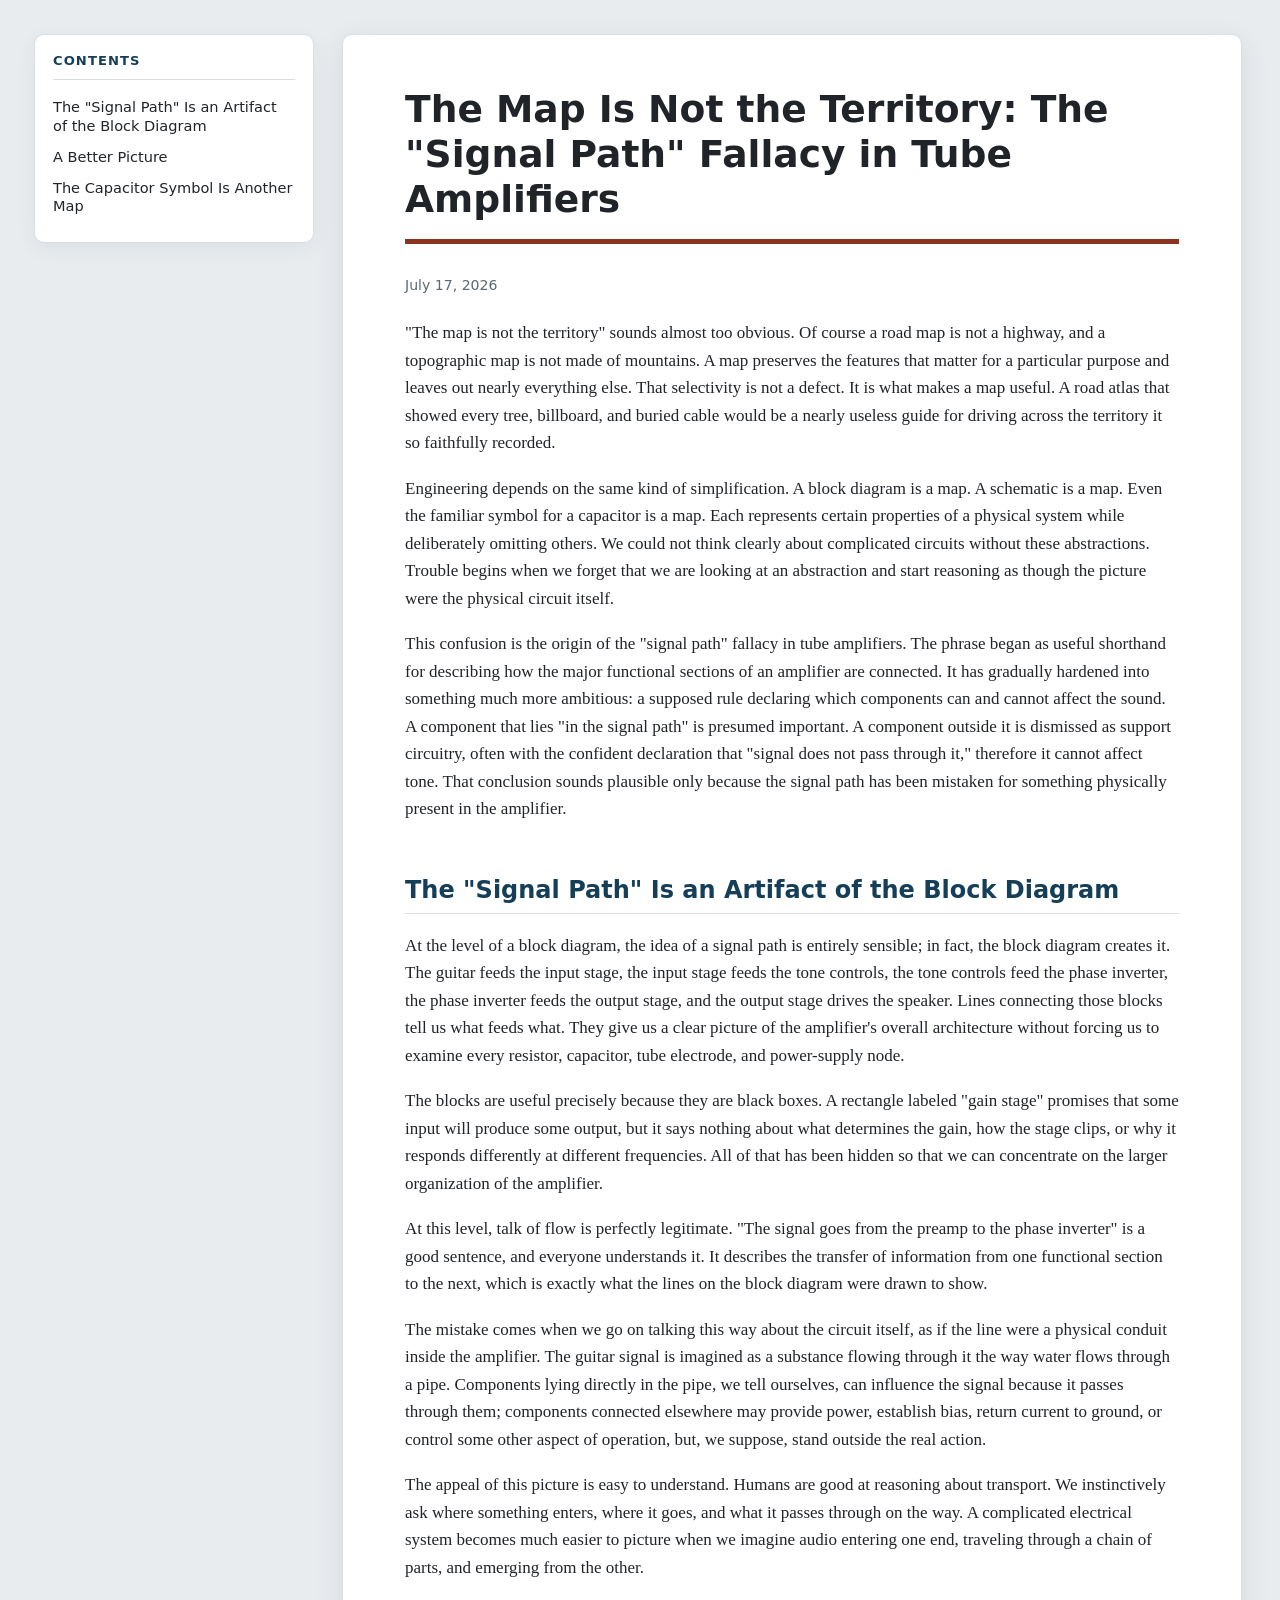
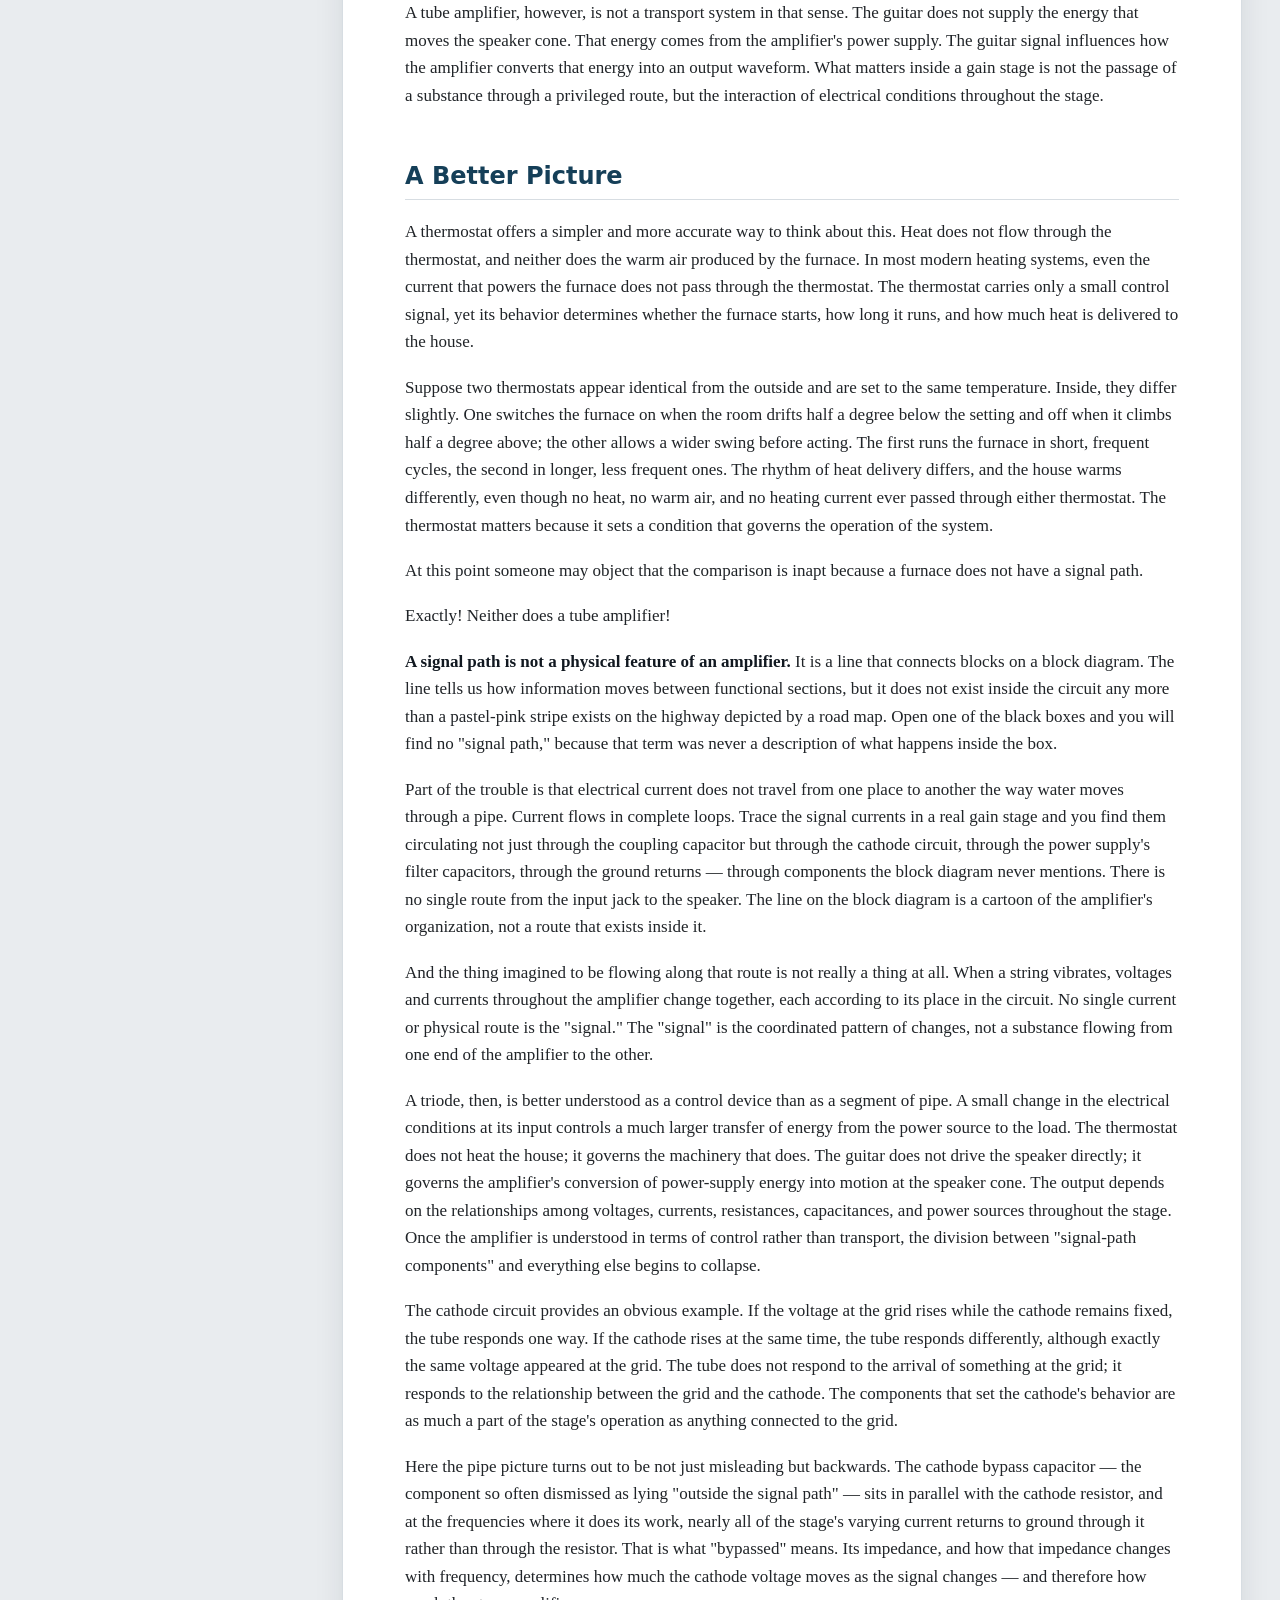
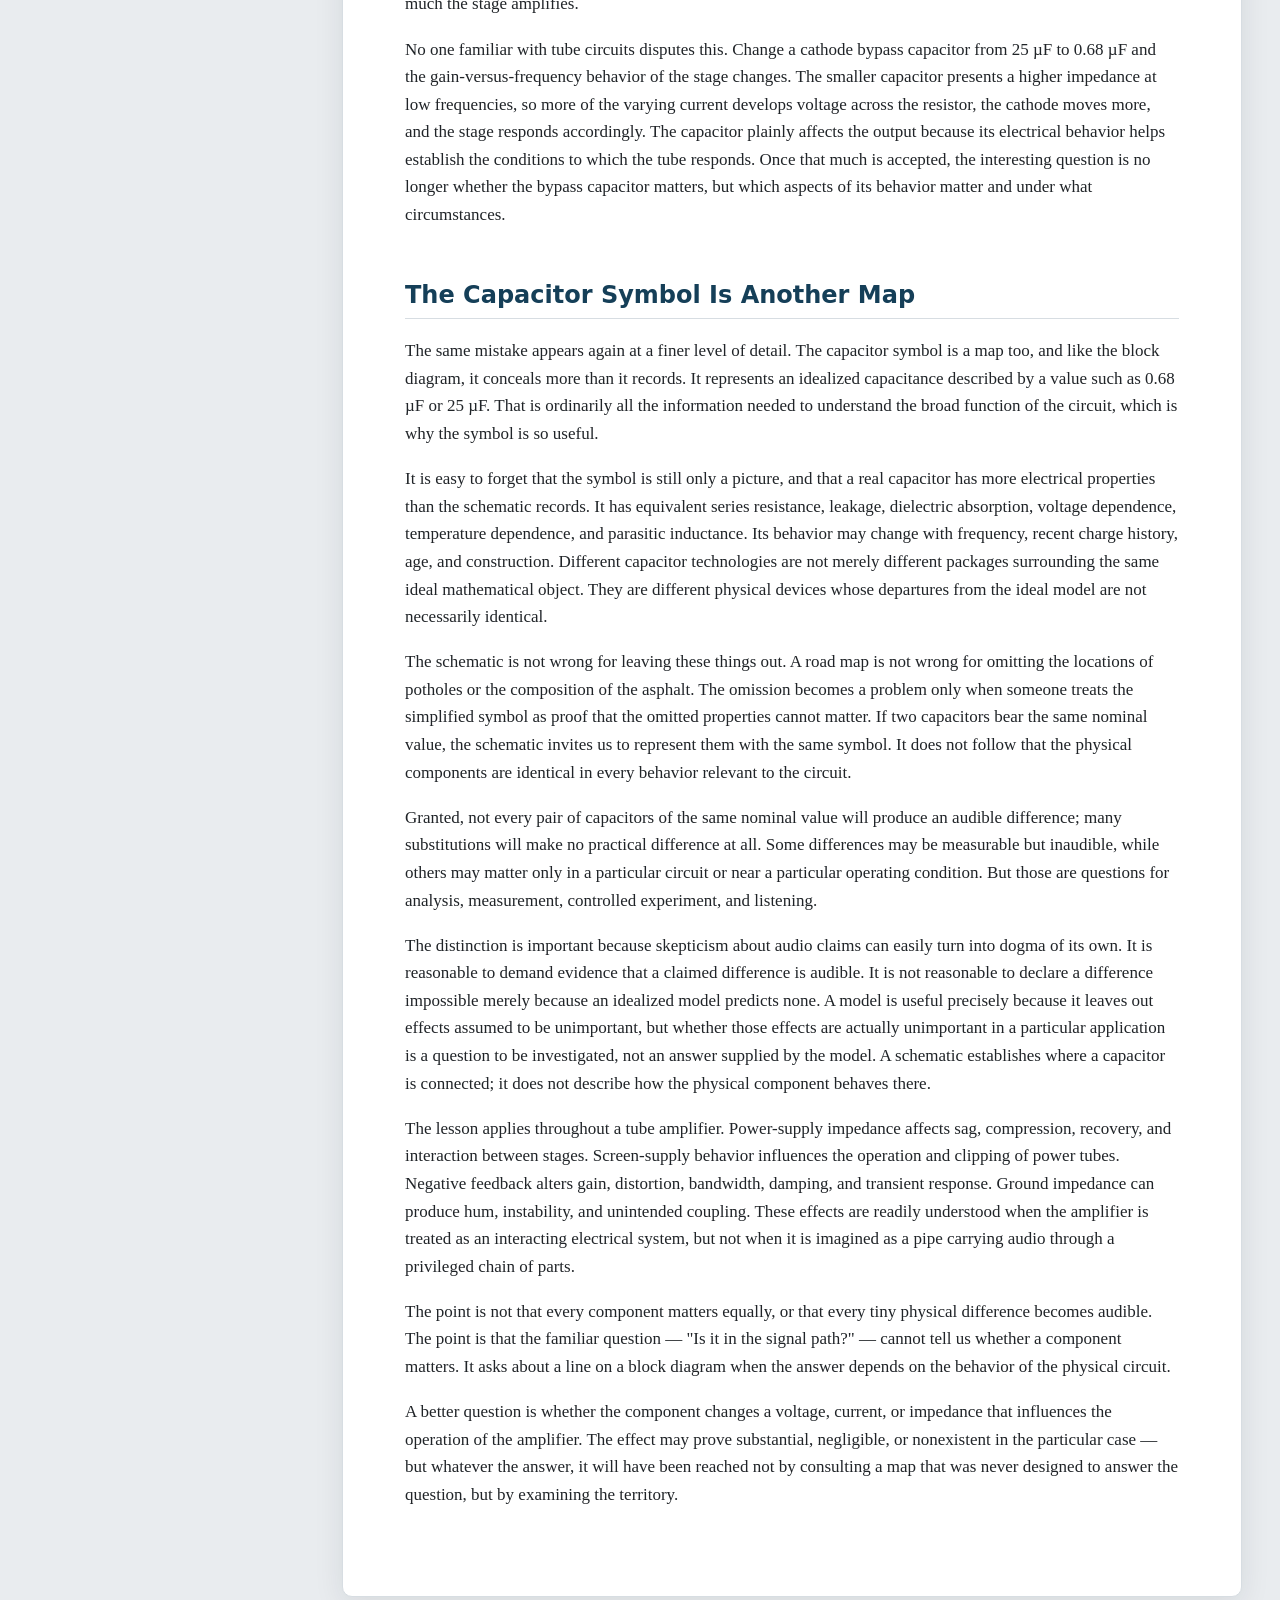
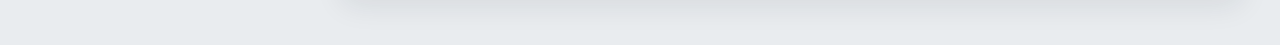
<file: docs/signal_path_essay_rev3.html>
<!doctype html>
<html lang="en">
<head>
  <meta charset="utf-8">
  <meta name="viewport" content="width=device-width, initial-scale=1">
  <title>The Map Is Not the Territory: The &quot;Signal Path&quot; Fallacy in Tube Amplifiers</title>
  <style>
    :root {
      --ink: #202428;
      --muted: #5d6872;
      --line: #d7dde2;
      --accent: #8c331f;
      --accent2: #153f58;
      --paper: #ffffff;
      --wash: #f4f6f7;
      --link: #1f5f88;
    }

    html {
      scroll-behavior: smooth;
    }

    body {
      margin: 0;
      color: var(--ink);
      background: #e9ecef;
      font: 17px/1.62 Georgia, "Times New Roman", serif;
    }

    .page {
      box-sizing: border-box;
      display: grid;
      grid-template-columns: minmax(220px, 280px) minmax(0, 900px);
      gap: 28px;
      max-width: 1260px;
      margin: 0 auto;
      padding: 34px 24px 48px;
    }

    nav {
      position: sticky;
      top: 24px;
      align-self: start;
      max-height: calc(100vh - 48px);
      overflow: auto;
      padding: 18px 18px 20px;
      background: var(--paper);
      border: 1px solid var(--line);
      border-radius: 10px;
      box-shadow: 0 6px 20px rgba(22, 35, 44, .06);
      font-family: "Segoe UI", system-ui, sans-serif;
    }

    nav h2 {
      margin: 0 0 12px;
      padding: 0 0 10px;
      color: var(--accent2);
      border-bottom: 1px solid var(--line);
      font-size: .82rem;
      letter-spacing: .08em;
      text-transform: uppercase;
    }

    nav a {
      display: block;
      padding: 6px 0;
      color: var(--ink);
      text-decoration: none;
      font-size: .91rem;
      line-height: 1.3;
    }

    nav a:hover,
    nav a:focus {
      color: var(--accent);
      text-decoration: underline;
    }

    nav a.toc-h3 {
      padding-left: 14px;
      color: var(--muted);
      font-size: .84rem;
    }

    main {
      min-width: 0;
      background: var(--paper);
      border: 1px solid var(--line);
      border-radius: 10px;
      padding: 52px 62px 70px;
      box-shadow: 0 8px 30px rgba(22, 35, 44, .09);
    }

    h1, h2, h3 {
      font-family: "Segoe UI", system-ui, sans-serif;
      color: var(--accent2);
      line-height: 1.2;
      letter-spacing: 0;
    }

    h1 {
      margin: 0 0 1.05em;
      padding-bottom: .45em;
      border-bottom: 5px solid var(--accent);
      color: var(--ink);
      font-size: 2.35rem;
    }

    h2 {
      margin: 2.2em 0 .75em;
      padding-bottom: .35em;
      border-bottom: 1px solid var(--line);
      font-size: 1.5rem;
    }

    h3 {
      margin: 1.7em 0 .55em;
      font-size: 1.1rem;
    }

    p {
      margin: 0 0 1.05em;
    }

    .meta {
      margin: -0.7em 0 1.6em;
      color: var(--muted);
      font-family: "Segoe UI", system-ui, sans-serif;
      font-size: .88rem;
    }

    strong {
      color: #111820;
    }

    a {
      color: var(--link);
      text-decoration-thickness: .08em;
      text-underline-offset: .16em;
    }

    blockquote {
      margin: 1.4em 0;
      padding: .2em 0 .2em 1.1em;
      border-left: 4px solid var(--accent);
      color: var(--muted);
    }

    table {
      width: 100%;
      border-collapse: collapse;
      margin: 1.4em 0;
      font-family: "Segoe UI", system-ui, sans-serif;
      font-size: .88em;
    }

    th, td {
      border: 1px solid var(--line);
      padding: 10px 11px;
      vertical-align: top;
    }

    th {
      background: #eaf0f3;
      color: #173d53;
      text-align: left;
    }

    tr:nth-child(even) td {
      background: #f8fafb;
    }

    code {
      padding: .1em .28em;
      border-radius: 4px;
      background: #eef2f4;
      font-family: "Cascadia Mono", Consolas, monospace;
      font-size: .88em;
    }

    pre {
      overflow-x: auto;
      margin: 1.35em 0;
      padding: 16px 18px;
      border-radius: 7px;
      background: #17242c;
      color: #f1f6f8;
      font-family: "Cascadia Mono", Consolas, monospace;
      font-size: .9em;
      line-height: 1.5;
    }

    pre code {
      padding: 0;
      background: transparent;
      color: inherit;
    }

    @media (max-width: 900px) {
      .page {
        display: block;
        padding: 0;
      }

      nav {
        position: static;
        max-height: none;
        border-width: 0 0 1px;
        border-radius: 0;
        box-shadow: none;
      }

      main {
        border-width: 0;
        border-radius: 0;
        padding: 34px 24px 48px;
        box-shadow: none;
      }

      h1 {
        font-size: 1.9rem;
      }
    }

    @media print {
      body {
        background: #fff;
        font-size: 11pt;
      }

      .page {
        display: block;
        max-width: none;
        padding: 0;
      }

      nav {
        display: none;
      }

      main {
        border: 0;
        border-radius: 0;
        box-shadow: none;
        padding: 0;
      }

      h1, h2, h3 {
        page-break-after: avoid;
      }

      table, pre, blockquote {
        page-break-inside: avoid;
      }

      a {
        color: inherit;
        text-decoration: none;
      }
    }
  </style>
</head>
<body>
  <div class="page">
    <nav aria-label="Table of contents">
      <h2>Contents</h2>
      <div id="toc"></div>
    </nav>
    <main id="document">
<h1>The Map Is Not the Territory: The "Signal Path" Fallacy in Tube Amplifiers</h1>
<p class="meta">July 17, 2026</p>
<p>"The map is not the territory" sounds almost too obvious. Of course a road map is not a highway, and a topographic map is not made of mountains. A map preserves the features that matter for a particular purpose and leaves out nearly everything else. That selectivity is not a defect. It is what makes a map useful. A road atlas that showed every tree, billboard, and buried cable would be a nearly useless guide for driving across the territory it so faithfully recorded.</p>
<p>Engineering depends on the same kind of simplification. A block diagram is a map. A schematic is a map. Even the familiar symbol for a capacitor is a map. Each represents certain properties of a physical system while deliberately omitting others. We could not think clearly about complicated circuits without these abstractions. Trouble begins when we forget that we are looking at an abstraction and start reasoning as though the picture were the physical circuit itself.</p>
<p>This confusion is the origin of the "signal path" fallacy in tube amplifiers. The phrase began as useful shorthand for describing how the major functional sections of an amplifier are connected. It has gradually hardened into something much more ambitious: a supposed rule declaring which components can and cannot affect the sound. A component that lies "in the signal path" is presumed important. A component outside it is dismissed as support circuitry, often with the confident declaration that "signal does not pass through it," therefore it cannot affect tone. That conclusion sounds plausible only because the signal path has been mistaken for something physically present in the amplifier.</p>
<h2>The "Signal Path" Is an Artifact of the Block Diagram</h2>
<p>At the level of a block diagram, the idea of a signal path is entirely sensible; in fact, the block diagram creates it. The guitar feeds the input stage, the input stage feeds the tone controls, the tone controls feed the phase inverter, the phase inverter feeds the output stage, and the output stage drives the speaker. Lines connecting those blocks tell us what feeds what. They give us a clear picture of the amplifier's overall architecture without forcing us to examine every resistor, capacitor, tube electrode, and power-supply node.</p>
<p>The blocks are useful precisely because they are black boxes. A rectangle labeled "gain stage" promises that some input will produce some output, but it says nothing about what determines the gain, how the stage clips, or why it responds differently at different frequencies. All of that has been hidden so that we can concentrate on the larger organization of the amplifier.</p>
<p>At this level, talk of flow is perfectly legitimate. "The signal goes from the preamp to the phase inverter" is a good sentence, and everyone understands it. It describes the transfer of information from one functional section to the next, which is exactly what the lines on the block diagram were drawn to show.</p>
<p>The mistake comes when we go on talking this way about the circuit itself, as if the line were a physical conduit inside the amplifier. The guitar signal is imagined as a substance flowing through it the way water flows through a pipe. Components lying directly in the pipe, we tell ourselves, can influence the signal because it passes through them; components connected elsewhere may provide power, establish bias, return current to ground, or control some other aspect of operation, but, we suppose, stand outside the real action.</p>
<p>The appeal of this picture is easy to understand. Humans are good at reasoning about transport. We instinctively ask where something enters, where it goes, and what it passes through on the way. A complicated electrical system becomes much easier to picture when we imagine audio entering one end, traveling through a chain of parts, and emerging from the other.</p>
<p>A tube amplifier, however, is not a transport system in that sense. The guitar does not supply the energy that moves the speaker cone. That energy comes from the amplifier's power supply. The guitar signal influences how the amplifier converts that energy into an output waveform. What matters inside a gain stage is not the passage of a substance through a privileged route, but the interaction of electrical conditions throughout the stage.</p>
<h2>A Better Picture</h2>
<p>A thermostat offers a simpler and more accurate way to think about this. Heat does not flow through the thermostat, and neither does the warm air produced by the furnace. In most modern heating systems, even the current that powers the furnace does not pass through the thermostat. The thermostat carries only a small control signal, yet its behavior determines whether the furnace starts, how long it runs, and how much heat is delivered to the house.</p>
<p>Suppose two thermostats appear identical from the outside and are set to the same temperature. Inside, they differ slightly. One switches the furnace on when the room drifts half a degree below the setting and off when it climbs half a degree above; the other allows a wider swing before acting. The first runs the furnace in short, frequent cycles, the second in longer, less frequent ones. The rhythm of heat delivery differs, and the house warms differently, even though no heat, no warm air, and no heating current ever passed through either thermostat. The thermostat matters because it sets a condition that governs the operation of the system.</p>
<p>At this point someone may object that the comparison is inapt because a furnace does not have a signal path.</p>
<p>Exactly! Neither does a tube amplifier!</p>
<p><strong>A signal path is not a physical feature of an amplifier.</strong> It is a line that connects blocks on a block diagram. The line tells us how information moves between functional sections, but it does not exist inside the circuit any more than a pastel-pink stripe exists on the highway depicted by a road map. Open one of the black boxes and you will find no "signal path," because that term was never a description of what happens inside the box.</p>
<p>Part of the trouble is that electrical current does not travel from one place to another the way water moves through a pipe. Current flows in complete loops. Trace the signal currents in a real gain stage and you find them circulating not just through the coupling capacitor but through the cathode circuit, through the power supply's filter capacitors, through the ground returns — through components the block diagram never mentions. There is no single route from the input jack to the speaker. The line on the block diagram is a cartoon of the amplifier's organization, not a route that exists inside it.</p>
<p>And the thing imagined to be flowing along that route is not really a thing at all. When a string vibrates, voltages and currents throughout the amplifier change together, each according to its place in the circuit. No single current or physical route is the "signal." The "signal" is the coordinated pattern of changes, not a substance flowing from one end of the amplifier to the other.</p>
<p>A triode, then, is better understood as a control device than as a segment of pipe. A small change in the electrical conditions at its input controls a much larger transfer of energy from the power source to the load. The thermostat does not heat the house; it governs the machinery that does. The guitar does not drive the speaker directly; it governs the amplifier's conversion of power-supply energy into motion at the speaker cone. The output depends on the relationships among voltages, currents, resistances, capacitances, and power sources throughout the stage. Once the amplifier is understood in terms of control rather than transport, the division between "signal-path components" and everything else begins to collapse.</p>
<p>The cathode circuit provides an obvious example. If the voltage at the grid rises while the cathode remains fixed, the tube responds one way. If the cathode rises at the same time, the tube responds differently, although exactly the same voltage appeared at the grid. The tube does not respond to the arrival of something at the grid; it responds to the relationship between the grid and the cathode. The components that set the cathode's behavior are as much a part of the stage's operation as anything connected to the grid.</p>
<p>Here the pipe picture turns out to be not just misleading but backwards. The cathode bypass capacitor — the component so often dismissed as lying "outside the signal path" — sits in parallel with the cathode resistor, and at the frequencies where it does its work, nearly all of the stage's varying current returns to ground through it rather than through the resistor. That is what "bypassed" means. Its impedance, and how that impedance changes with frequency, determines how much the cathode voltage moves as the signal changes — and therefore how much the stage amplifies.</p>
<p>No one familiar with tube circuits disputes this. Change a cathode bypass capacitor from 25 µF to 0.68 µF and the gain-versus-frequency behavior of the stage changes. The smaller capacitor presents a higher impedance at low frequencies, so more of the varying current develops voltage across the resistor, the cathode moves more, and the stage responds accordingly. The capacitor plainly affects the output because its electrical behavior helps establish the conditions to which the tube responds. Once that much is accepted, the interesting question is no longer whether the bypass capacitor matters, but which aspects of its behavior matter and under what circumstances.</p>
<h2>The Capacitor Symbol Is Another Map</h2>
<p>The same mistake appears again at a finer level of detail. The capacitor symbol is a map too, and like the block diagram, it conceals more than it records. It represents an idealized capacitance described by a value such as 0.68 µF or 25 µF. That is ordinarily all the information needed to understand the broad function of the circuit, which is why the symbol is so useful.</p>
<p>It is easy to forget that the symbol is still only a picture, and that a real capacitor has more electrical properties than the schematic records. It has equivalent series resistance, leakage, dielectric absorption, voltage dependence, temperature dependence, and parasitic inductance. Its behavior may change with frequency, recent charge history, age, and construction. Different capacitor technologies are not merely different packages surrounding the same ideal mathematical object. They are different physical devices whose departures from the ideal model are not necessarily identical.</p>
<p>The schematic is not wrong for leaving these things out. A road map is not wrong for omitting the locations of potholes or the composition of the asphalt. The omission becomes a problem only when someone treats the simplified symbol as proof that the omitted properties cannot matter. If two capacitors bear the same nominal value, the schematic invites us to represent them with the same symbol. It does not follow that the physical components are identical in every behavior relevant to the circuit.</p>
<p>Granted, not every pair of capacitors of the same nominal value will produce an audible difference; many substitutions will make no practical difference at all. Some differences may be measurable but inaudible, while others may matter only in a particular circuit or near a particular operating condition. But those are questions for analysis, measurement, controlled experiment, and listening.</p>
<p>The distinction is important because skepticism about audio claims can easily turn into dogma of its own. It is reasonable to demand evidence that a claimed difference is audible. It is not reasonable to declare a difference impossible merely because an idealized model predicts none. A model is useful precisely because it leaves out effects assumed to be unimportant, but whether those effects are actually unimportant in a particular application is a question to be investigated, not an answer supplied by the model. A schematic establishes where a capacitor is connected; it does not describe how the physical component behaves there.</p>
<p>The lesson applies throughout a tube amplifier. Power-supply impedance affects sag, compression, recovery, and interaction between stages. Screen-supply behavior influences the operation and clipping of power tubes. Negative feedback alters gain, distortion, bandwidth, damping, and transient response. Ground impedance can produce hum, instability, and unintended coupling. These effects are readily understood when the amplifier is treated as an interacting electrical system, but not when it is imagined as a pipe carrying audio through a privileged chain of parts.</p>
<p>The point is not that every component matters equally, or that every tiny physical difference becomes audible. The point is that the familiar question — "Is it in the signal path?" — cannot tell us whether a component matters. It asks about a line on a block diagram when the answer depends on the behavior of the physical circuit.</p>
<p>A better question is whether the component changes a voltage, current, or impedance that influences the operation of the amplifier. The effect may prove substantial, negligible, or nonexistent in the particular case — but whatever the answer, it will have been reached not by consulting a map that was never designed to answer the question, but by examining the territory.</p>
    </main>
  </div>
  <script>
    (function () {
      const used = new Set();
      const slugify = (text) => {
        let slug = text.toLowerCase()
          .normalize('NFKD')
          .replace(/[\u0300-\u036f]/g, '')
          .replace(/[^a-z0-9]+/g, '-')
          .replace(/^-+|-+$/g, '') || 'section';
        let base = slug;
        let i = 2;
        while (used.has(slug)) slug = `${base}-${i++}`;
        used.add(slug);
        return slug;
      };

      const headings = document.querySelectorAll('main h2, main h3');
      const toc = document.getElementById('toc');
      headings.forEach((heading) => {
        if (!heading.id) heading.id = slugify(heading.textContent);
        const link = document.createElement('a');
        link.href = `#${heading.id}`;
        link.textContent = heading.textContent;
        link.className = heading.tagName === 'H3' ? 'toc-h3' : 'toc-h2';
        toc.appendChild(link);
      });
    })();
  </script>
</body>
</html>
</file>
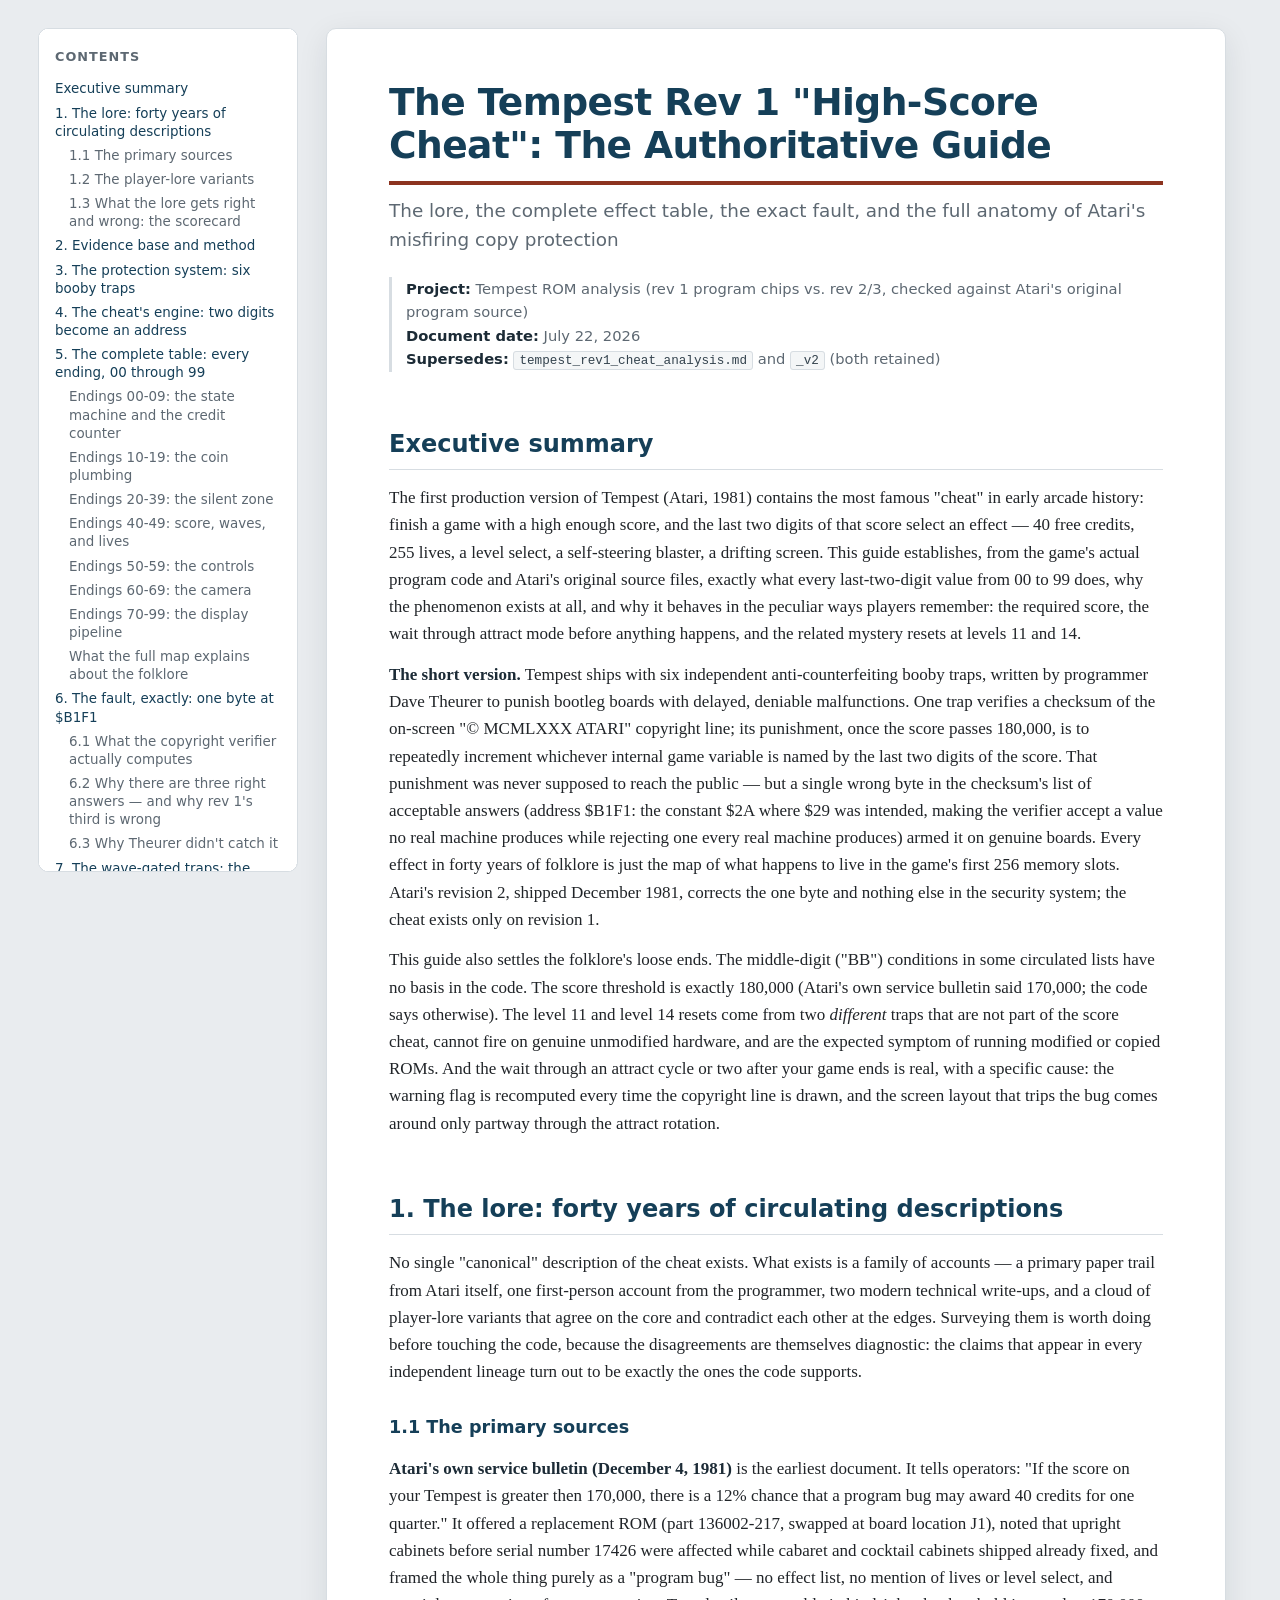
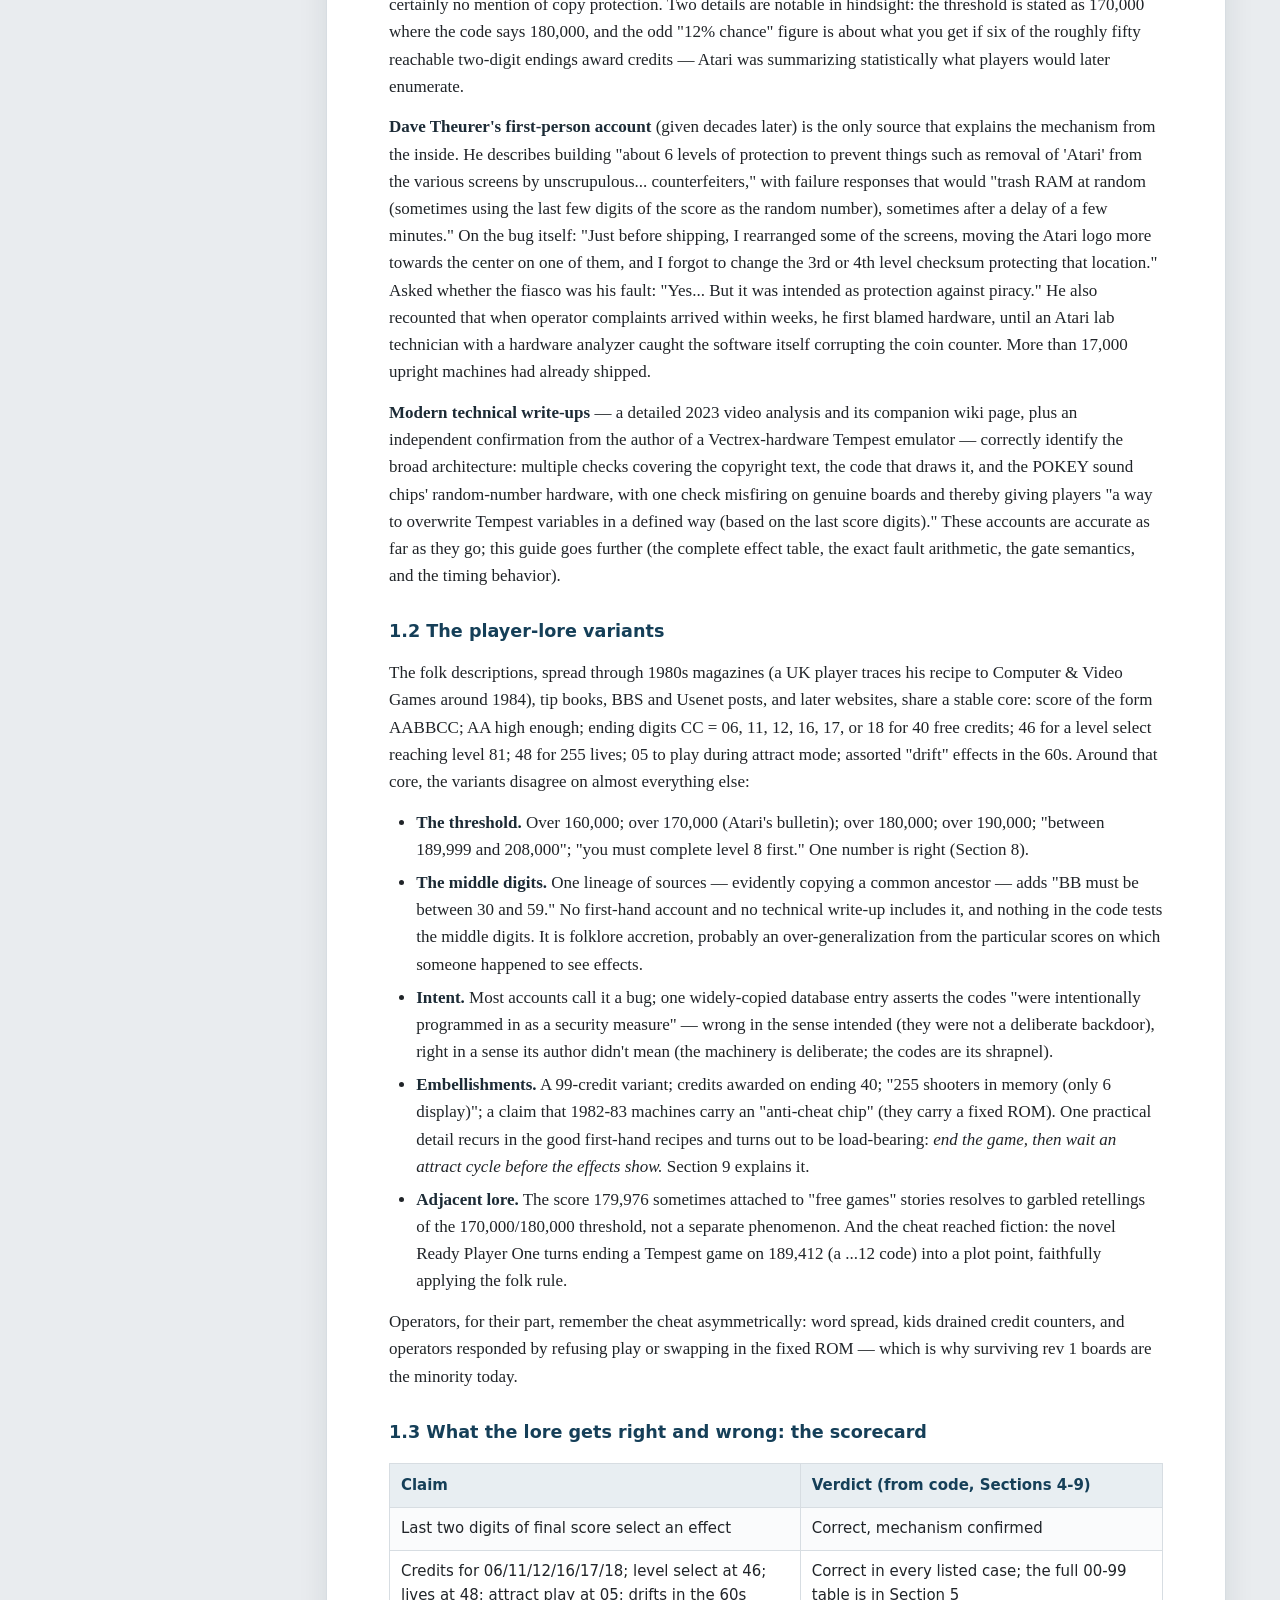
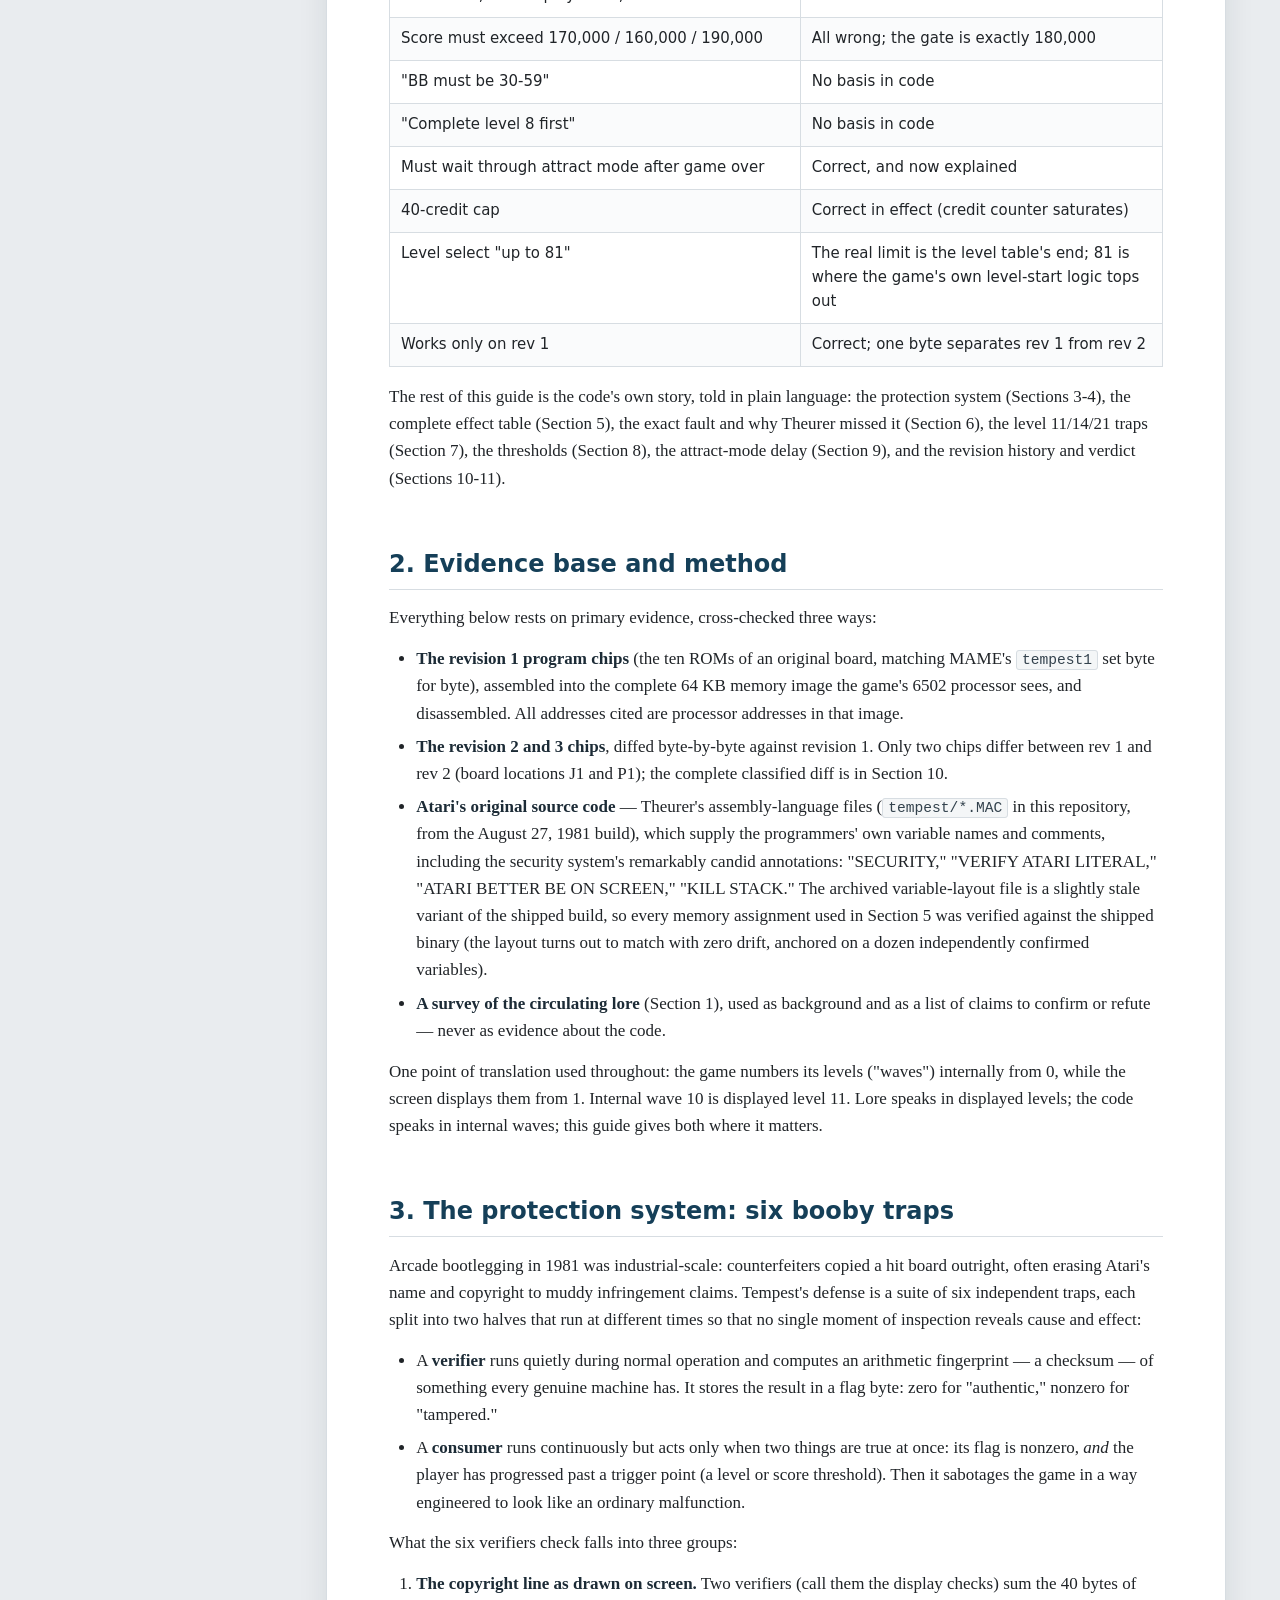
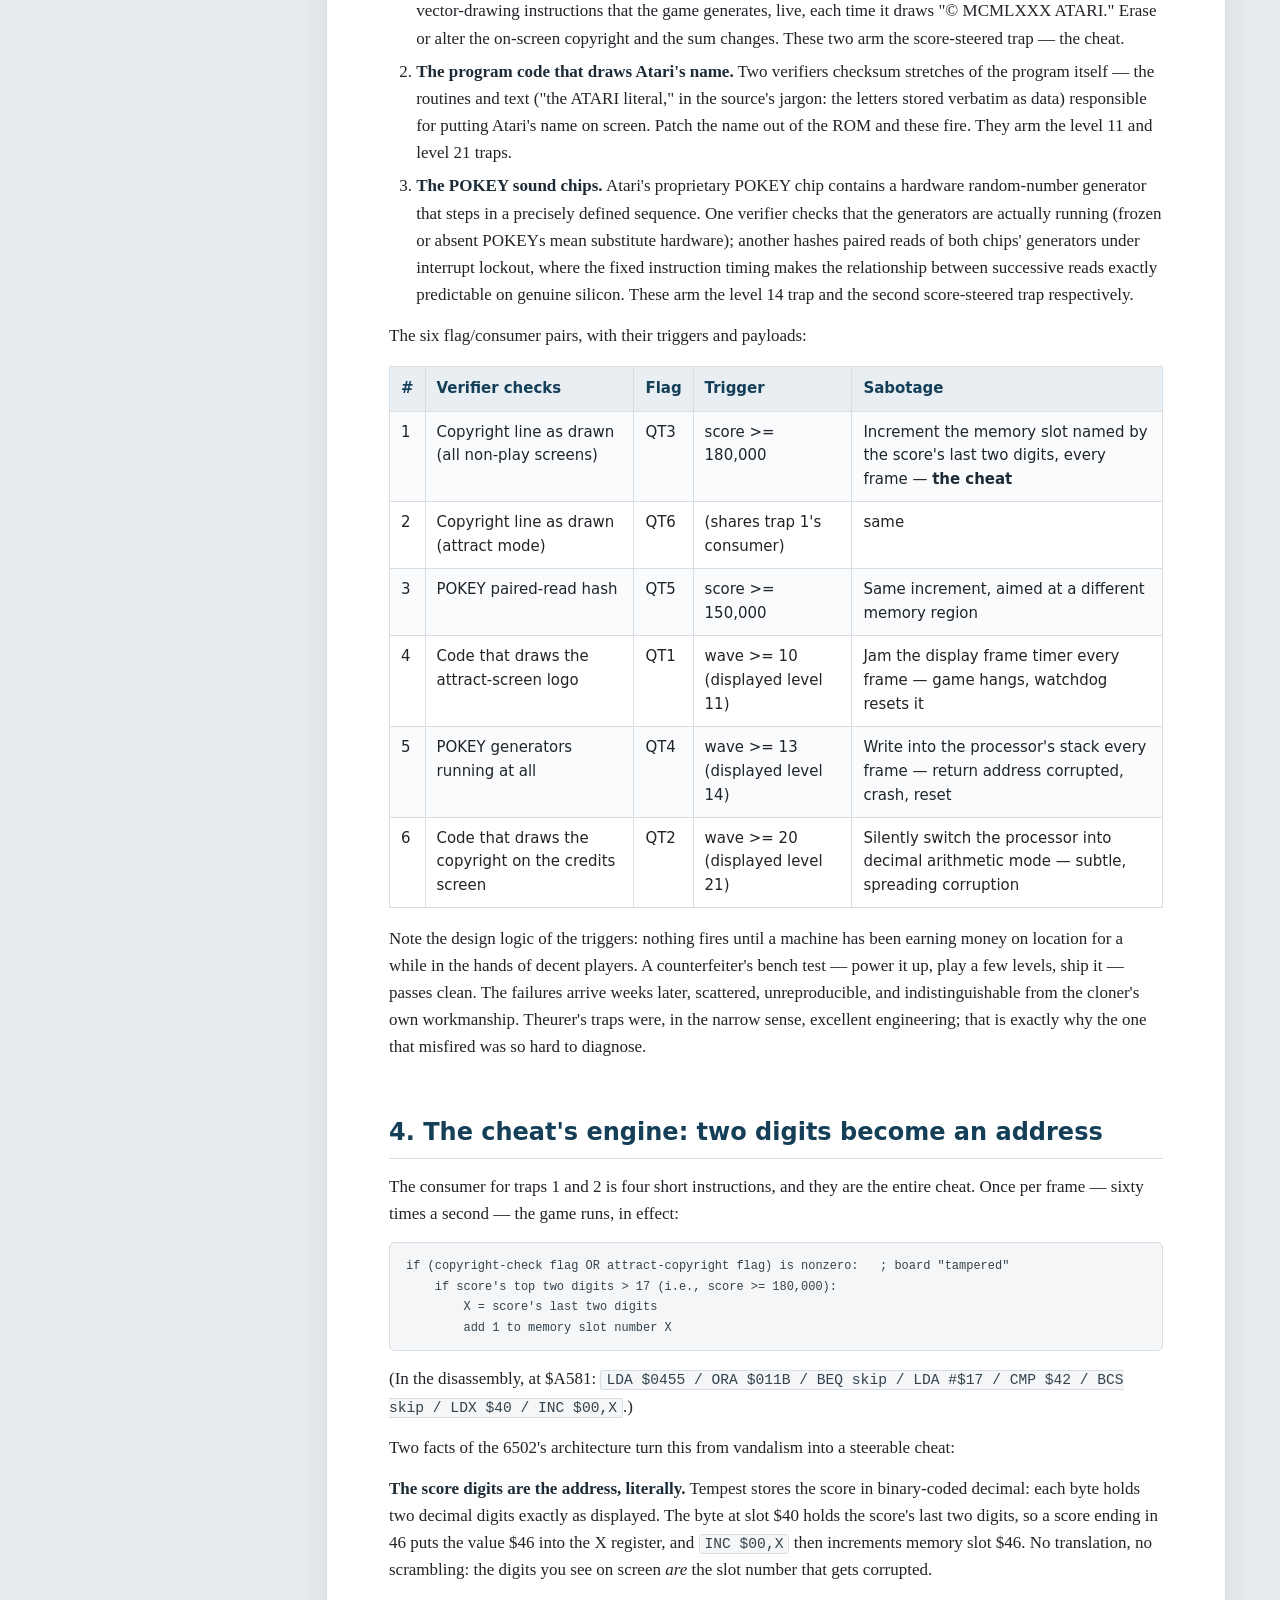
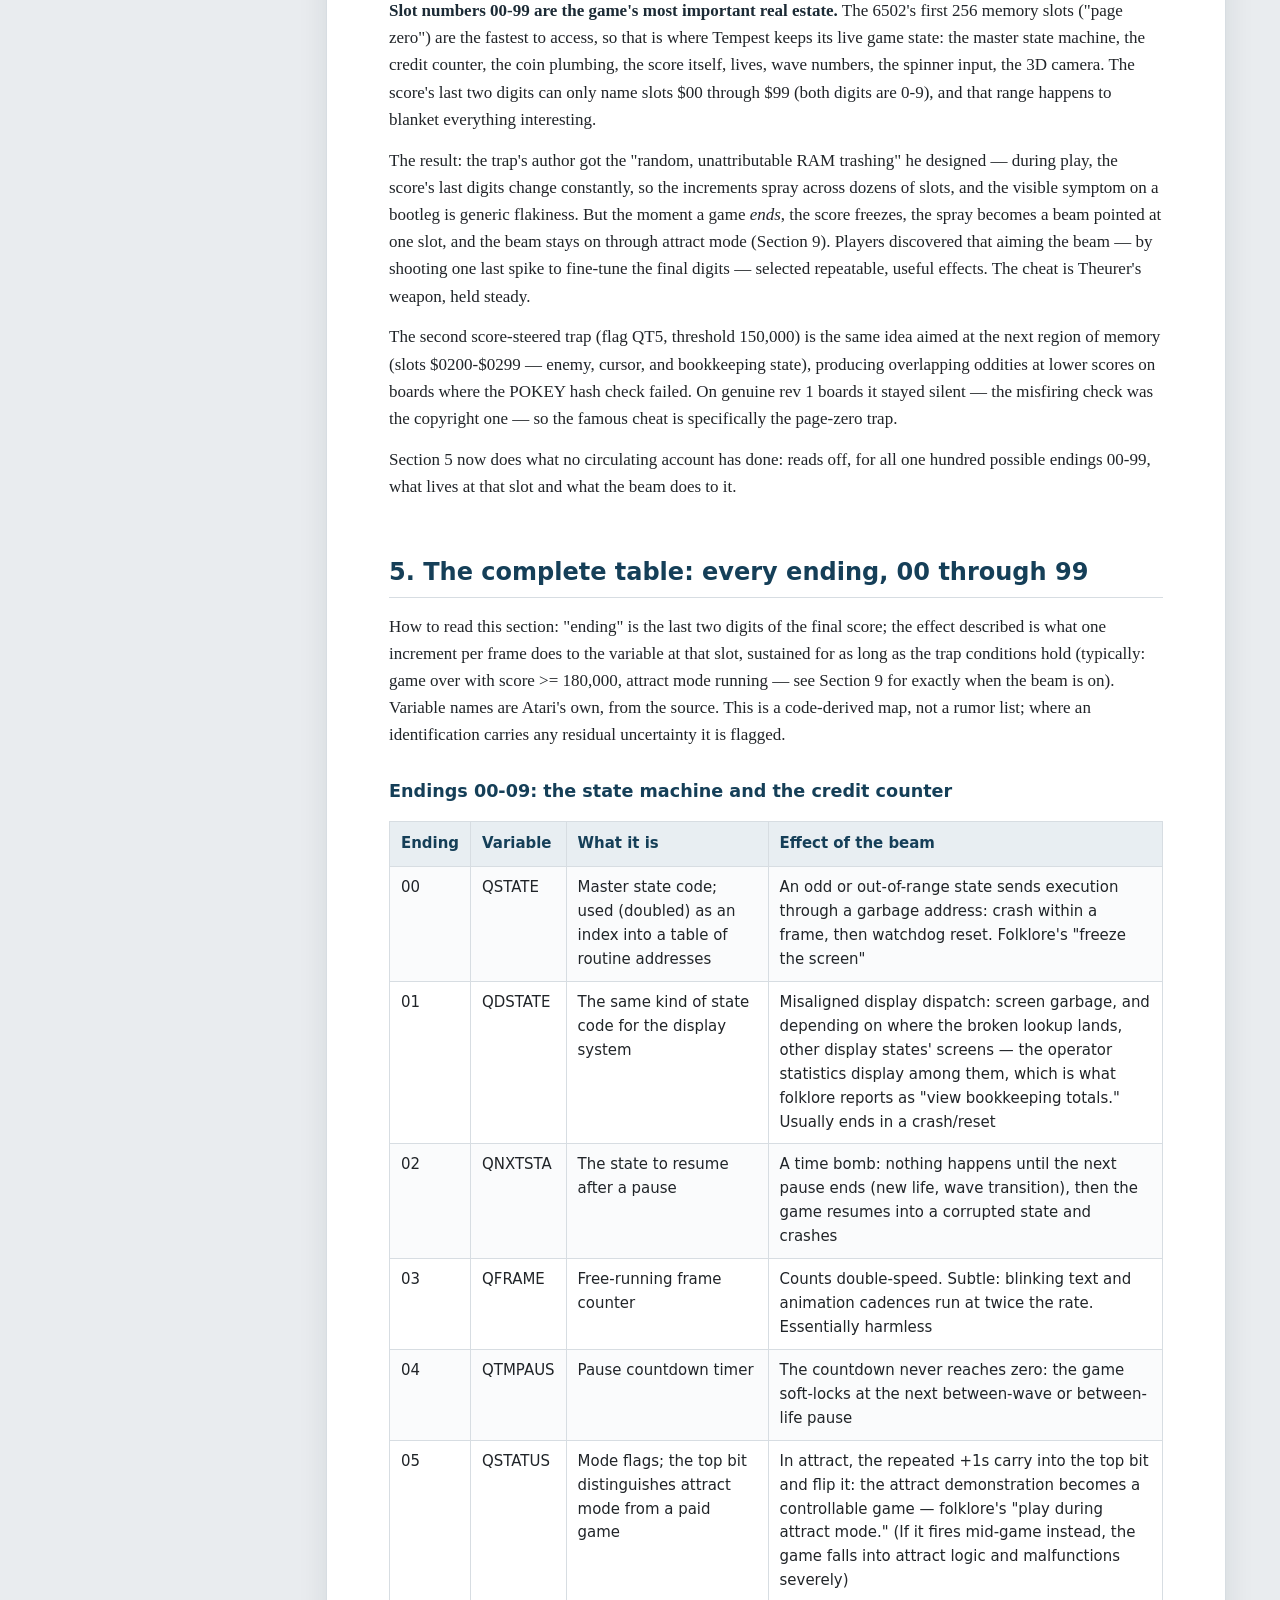
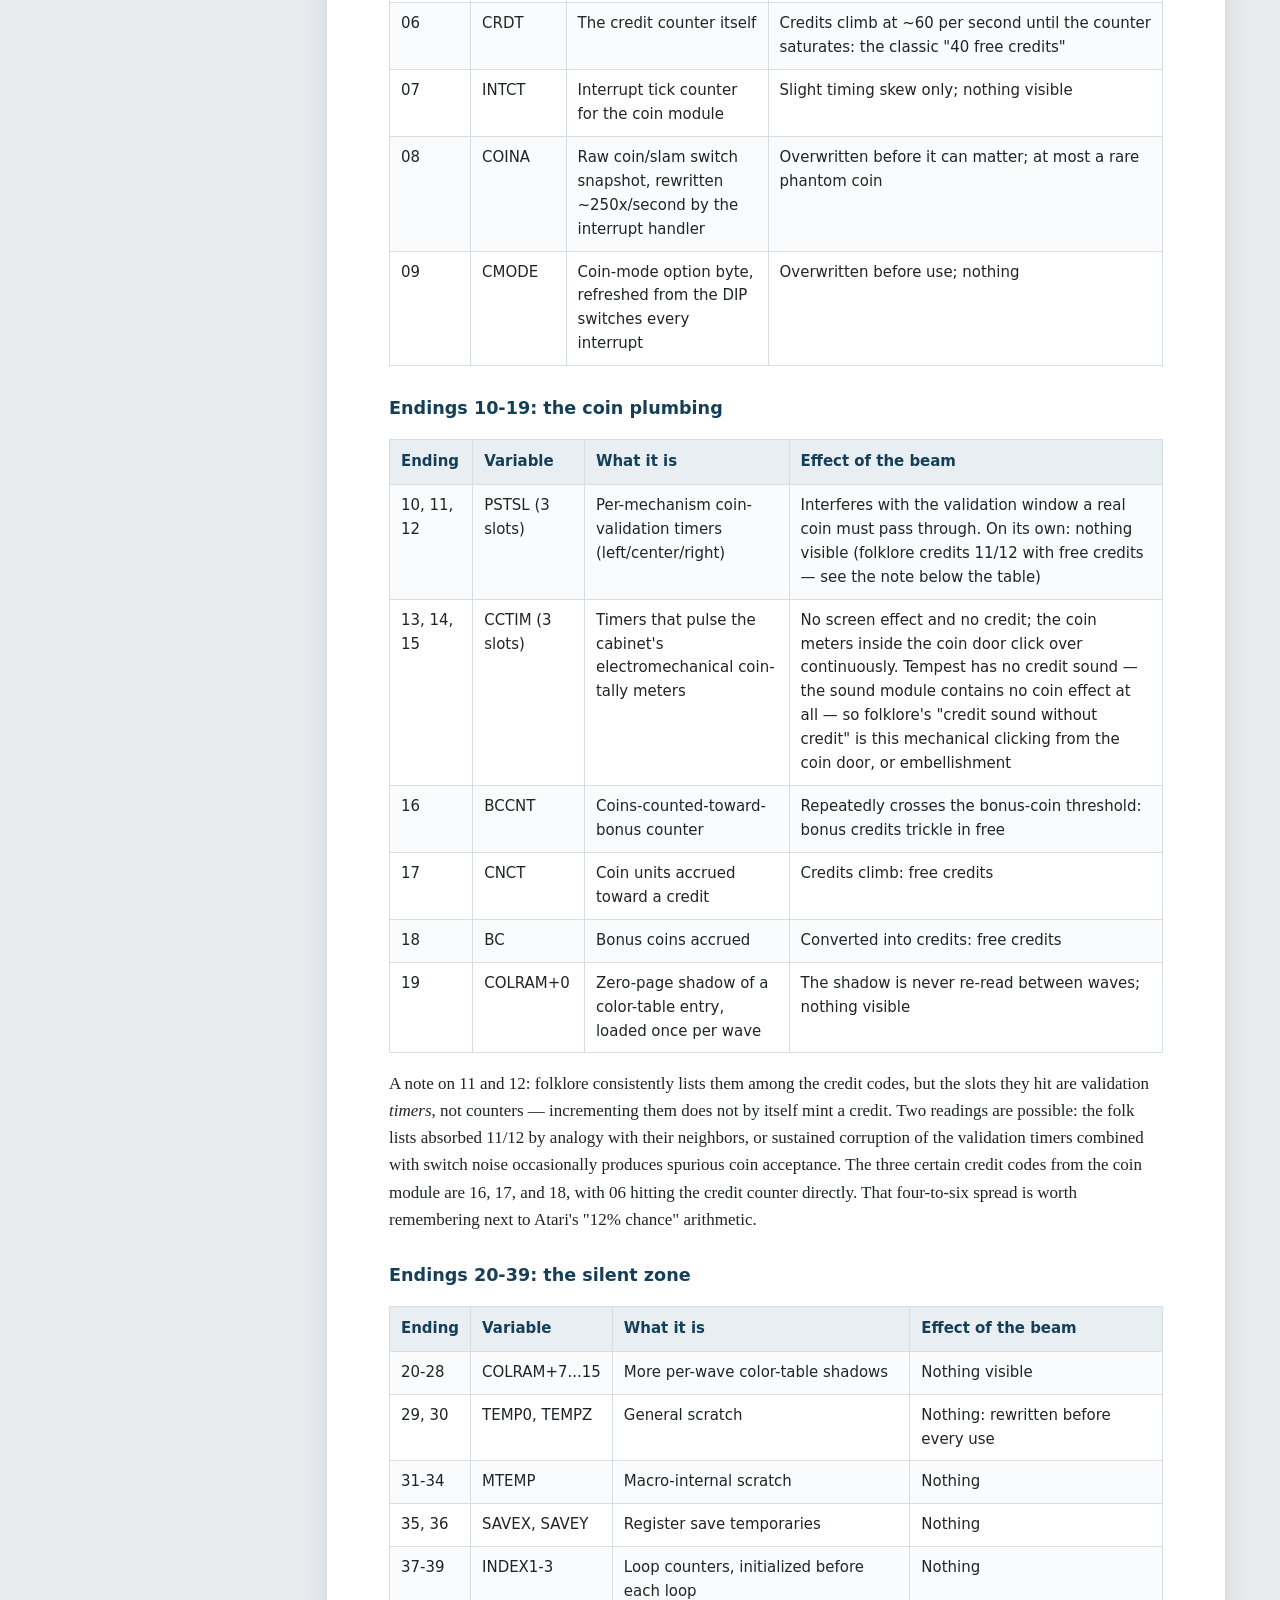
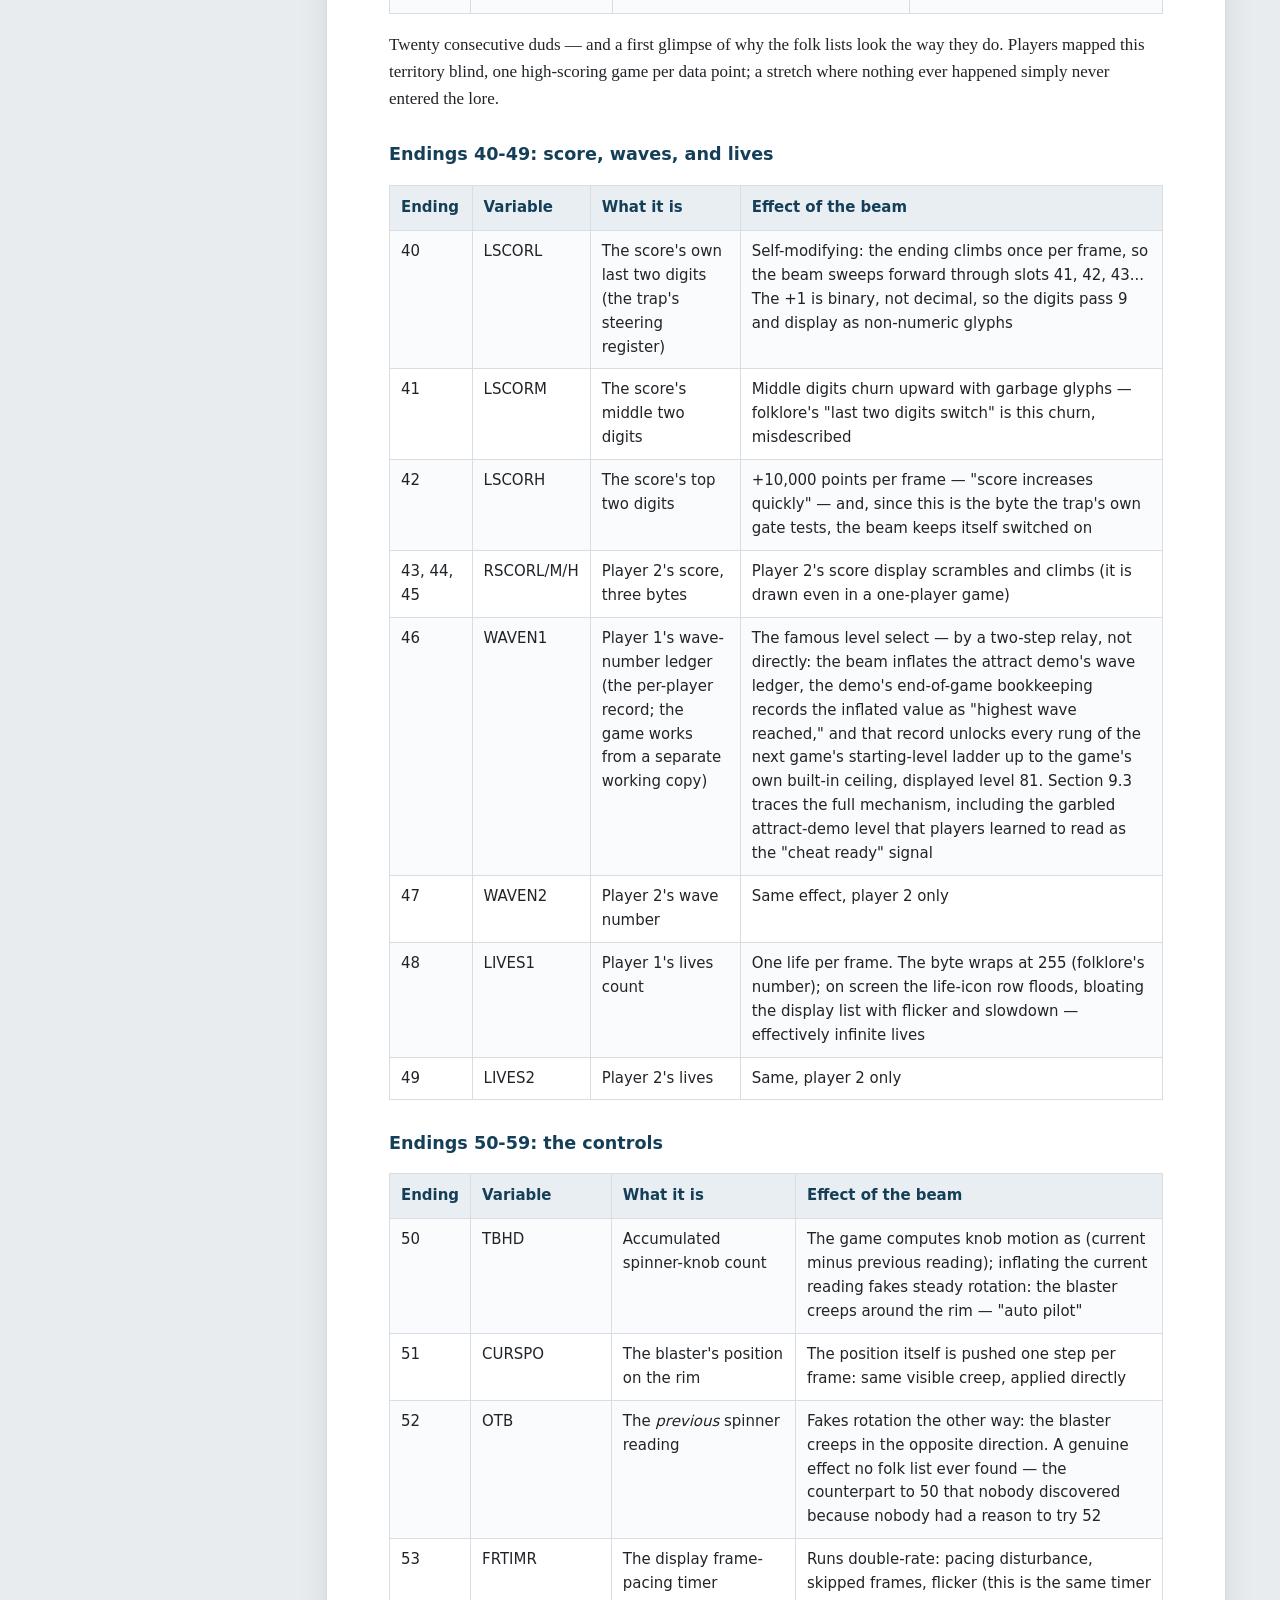
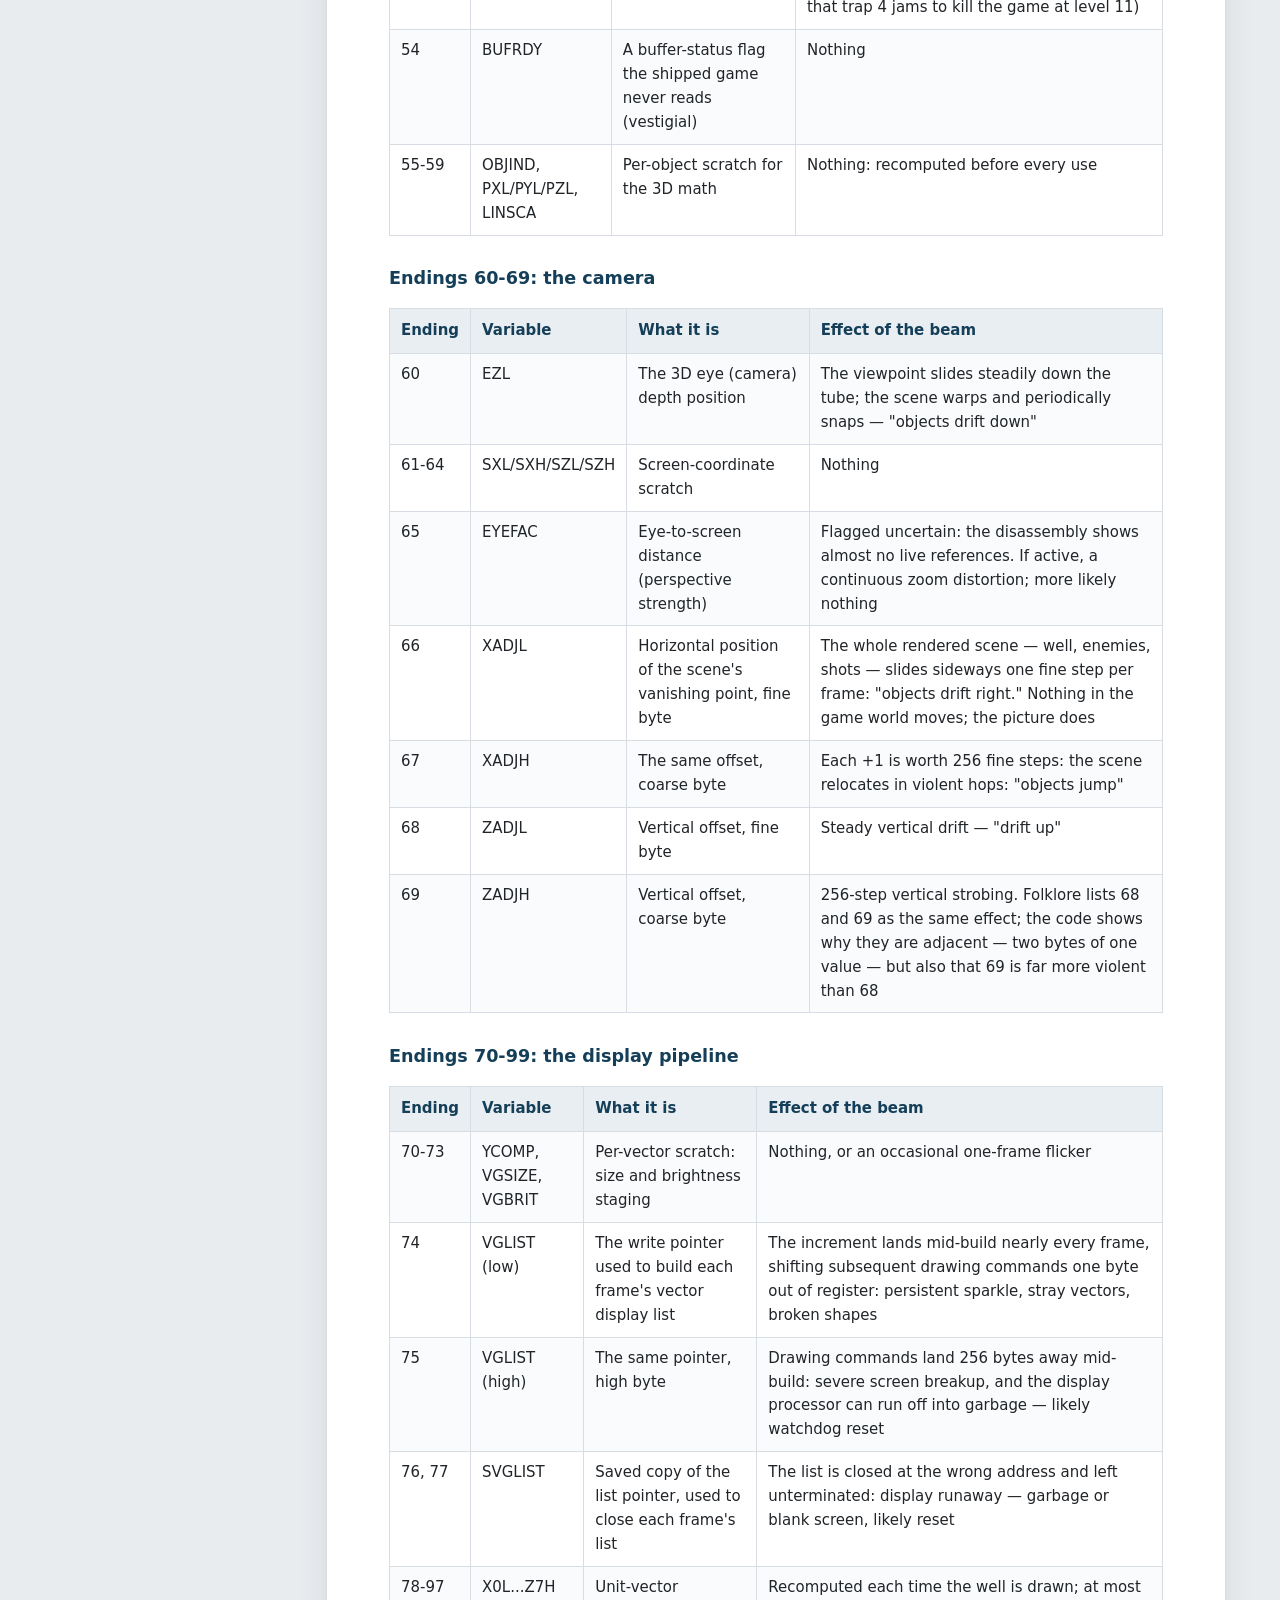
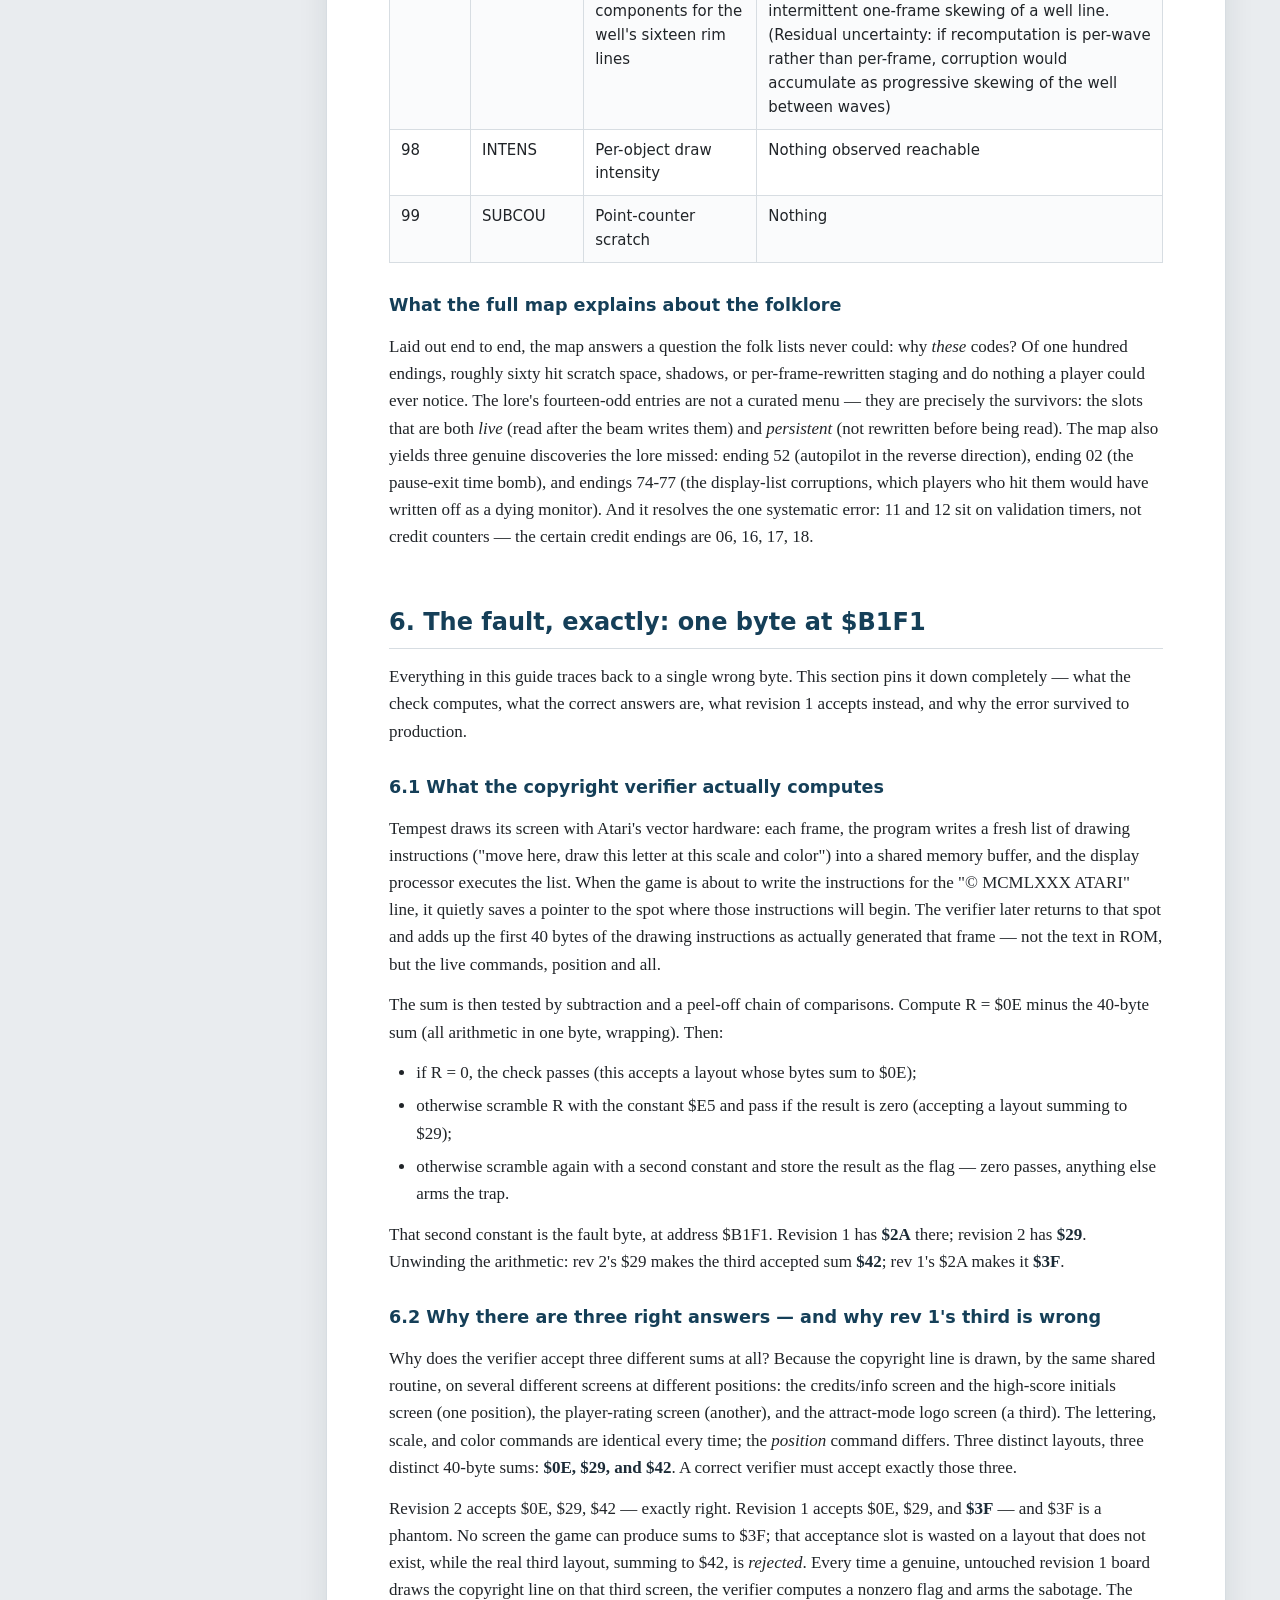
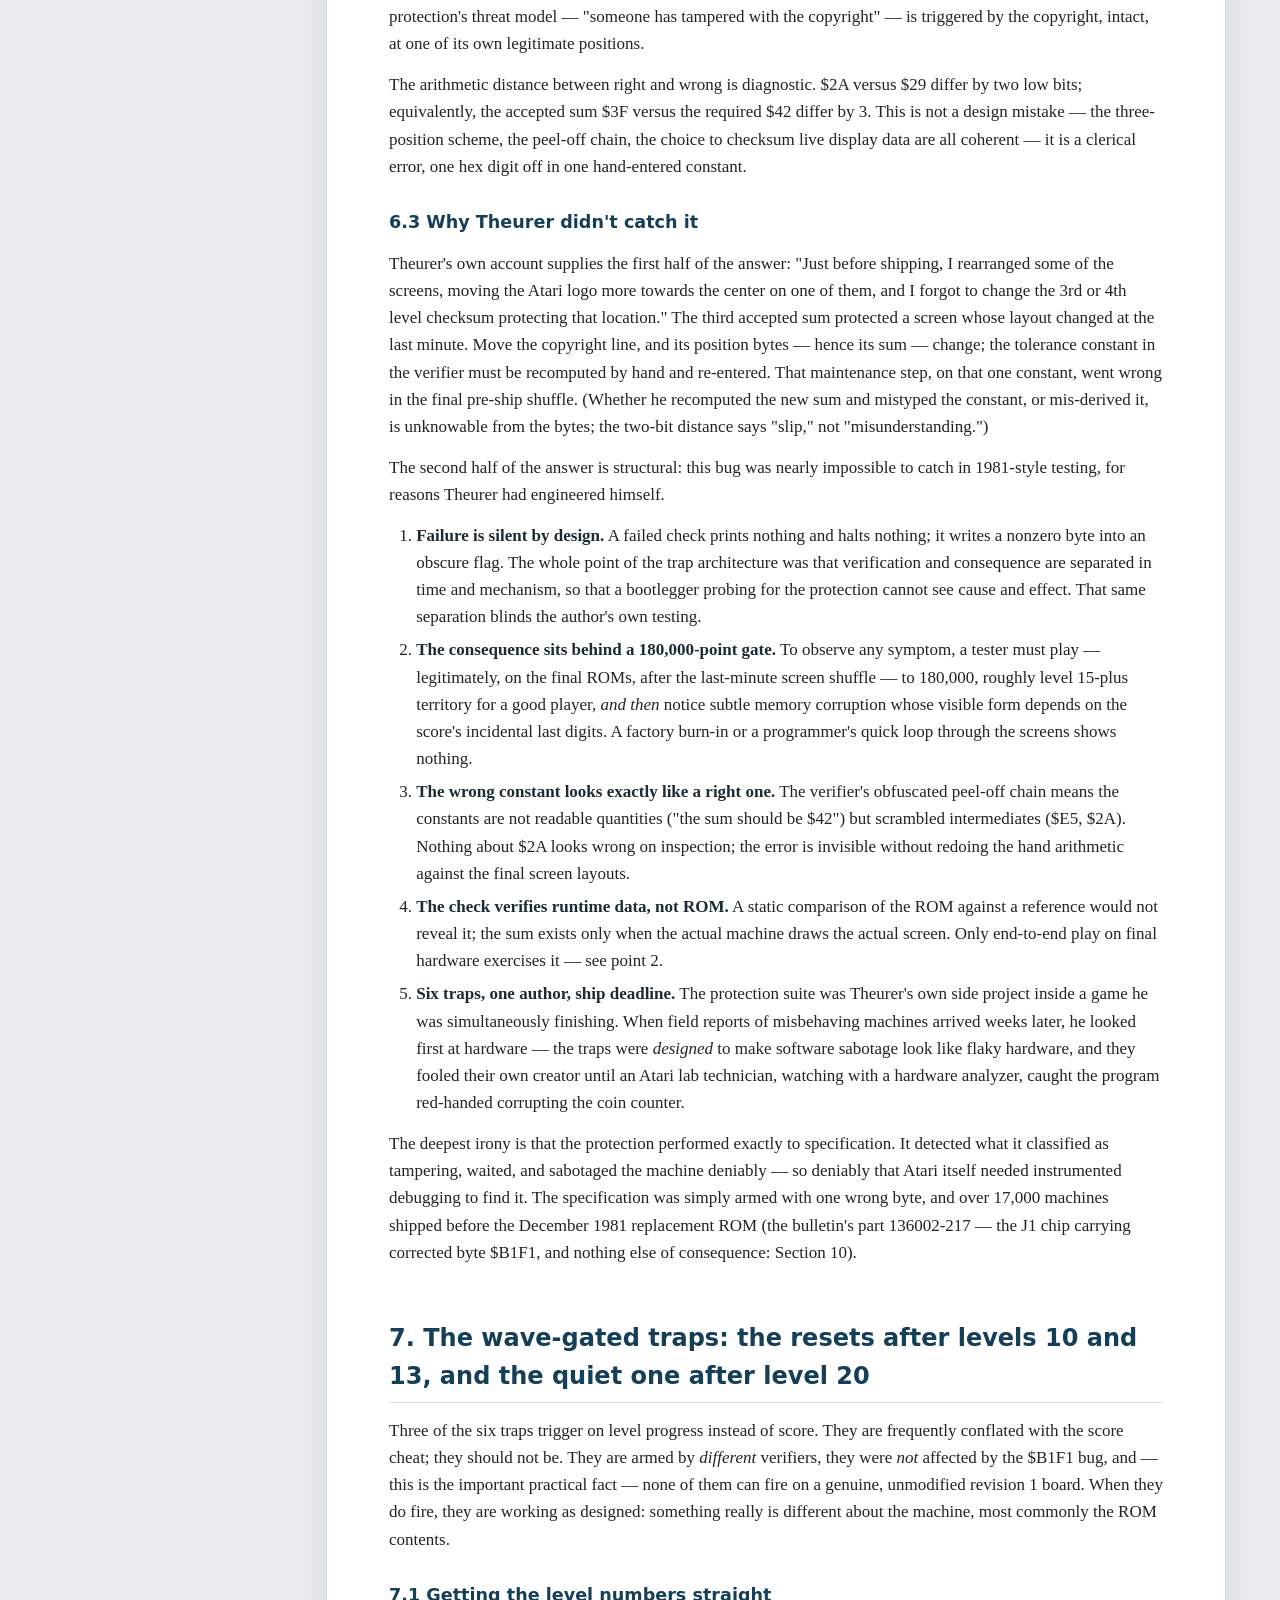
<file: docs/tempest_rev1_cheat_analysis_v3.html>
<!DOCTYPE html>
<html lang="en">
<head>
<meta charset="UTF-8">
<meta name="viewport" content="width=device-width, initial-scale=1.0">
<title>The Tempest Rev 1 "High-Score Cheat": The Authoritative Guide</title>
<style>
:root{--ink:#202428;--muted:#5d6872;--line:#d7dde2;--accent:#8c331f;--accent2:#153f58;--paper:#fff;--wash:#f4f6f7;}
*{box-sizing:border-box}
body{margin:0;background:#e9ecef;color:var(--ink);font-family:Georgia,'Times New Roman',serif;font-size:17px;line-height:1.6}
.layout{max-width:1260px;margin:0 auto;padding:28px;display:grid;grid-template-columns:260px minmax(0,900px);gap:28px}
nav{position:sticky;top:28px;align-self:start;max-height:calc(100vh - 56px);overflow-y:auto;background:var(--paper);border:1px solid var(--line);border-radius:10px;padding:18px 16px;font-family:'Segoe UI',system-ui,sans-serif;font-size:.84rem}
nav h2{font-size:.8rem;text-transform:uppercase;letter-spacing:.08em;color:var(--muted);margin:0 0 10px;border:0;padding:0}
nav a{display:block;color:var(--accent2);text-decoration:none;padding:3px 0;line-height:1.35}
nav a:hover{text-decoration:underline}
main{background:var(--paper);border:1px solid var(--line);border-radius:10px;padding:52px 62px 70px;box-shadow:0 8px 30px rgba(22,35,44,.09)}
h1{font-family:'Segoe UI',system-ui,sans-serif;font-size:2.35rem;line-height:1.15;letter-spacing:-.015em;color:var(--accent2);margin:0 0 .3em;padding-bottom:.35em;border-bottom:4px solid var(--accent)}
.subtitle{font-family:'Segoe UI',system-ui,sans-serif;font-size:1.15rem;color:var(--muted);margin:0 0 1.2em}
.meta{font-family:'Segoe UI',system-ui,sans-serif;font-size:.92rem;color:var(--muted);border-left:3px solid var(--line);padding-left:14px;margin:0 0 2em}
h2{font-family:'Segoe UI',system-ui,sans-serif;font-size:1.5rem;color:var(--accent2);margin:2.2em 0 .6em;padding-bottom:.25em;border-bottom:1px solid var(--line)}
h3{font-family:'Segoe UI',system-ui,sans-serif;font-size:1.1rem;color:var(--accent2);margin:1.6em 0 .5em}
p{margin:.8em 0}
code{font-family:'Cascadia Mono',Consolas,monospace;font-size:.86em;background:var(--wash);border:1px solid var(--line);border-radius:3px;padding:1px 5px;color:#33424d}
pre{background:var(--wash);border:1px solid var(--line);border-radius:6px;padding:12px 16px;overflow-x:auto;font-family:'Cascadia Mono',Consolas,monospace;font-size:.82em;line-height:1.5}
pre code{background:none;border:0;padding:0}
table{width:100%;border-collapse:collapse;font-family:'Segoe UI',system-ui,sans-serif;font-size:.88em;margin:1.1em 0}
th{background:#e8eef2;color:var(--accent2);text-align:left;padding:10px 11px;border:1px solid var(--line);vertical-align:top}
td{padding:9px 11px;border:1px solid var(--line);vertical-align:top}
tr:nth-child(even) td{background:#fafbfc}
a{color:#1e5a86}
strong{color:#1c2b36}
ul,ol{margin:.8em 0;padding-left:1.6em}
li{margin:.35em 0}
@media(max-width:900px){.layout{display:block;padding:0}nav{position:static;max-height:none;border-radius:0;margin-bottom:2px}main{border-radius:0;padding:28px 20px 50px}}
@media print{body{background:#fff}nav{display:none}.layout{display:block;padding:0}main{border:0;box-shadow:none;padding:0;font-size:11pt}h1,h2,h3{page-break-after:avoid}table{page-break-inside:avoid}a{color:inherit;text-decoration:none}}
</style>
</head>
<body>
<div class="layout">
<nav id="toc"><h2>Contents</h2></nav>
<main id="doc">
<h1>The Tempest Rev 1 &quot;High-Score Cheat&quot;: The Authoritative Guide</h1>
<p class="subtitle">The lore, the complete effect table, the exact fault, and the full anatomy of Atari's misfiring copy protection</p>
<div class="meta">
<strong>Project:</strong> Tempest ROM analysis (rev 1 program chips vs. rev 2/3, checked against Atari's original program source)<br>
<strong>Document date:</strong> July 22, 2026<br>
<strong>Supersedes:</strong> <code>tempest_rev1_cheat_analysis.md</code> and <code>_v2</code> (both retained)
</div>

<h2>Executive summary</h2>
<p>The first production version of Tempest (Atari, 1981) contains the most famous &quot;cheat&quot; in early arcade history: finish a game with a high enough score, and the last two digits of that score select an effect &mdash; 40 free credits, 255 lives, a level select, a self-steering blaster, a drifting screen. This guide establishes, from the game's actual program code and Atari's original source files, exactly what every last-two-digit value from 00 to 99 does, why the phenomenon exists at all, and why it behaves in the peculiar ways players remember: the required score, the wait through attract mode before anything happens, and the related mystery resets at levels 11 and 14.</p>
<p><strong>The short version.</strong> Tempest ships with six independent anti-counterfeiting booby traps, written by programmer Dave Theurer to punish bootleg boards with delayed, deniable malfunctions. One trap verifies a checksum of the on-screen &quot;&copy; MCMLXXX ATARI&quot; copyright line; its punishment, once the score passes 180,000, is to repeatedly increment whichever internal game variable is named by the last two digits of the score. That punishment was never supposed to reach the public &mdash; but a single wrong byte in the checksum's list of acceptable answers (address $B1F1: the constant $2A where $29 was intended, making the verifier accept a value no real machine produces while rejecting one every real machine produces) armed it on genuine boards. Every effect in forty years of folklore is just the map of what happens to live in the game's first 256 memory slots. Atari's revision 2, shipped December 1981, corrects the one byte and nothing else in the security system; the cheat exists only on revision 1.</p>
<p>This guide also settles the folklore's loose ends. The middle-digit (&quot;BB&quot;) conditions in some circulated lists have no basis in the code. The score threshold is exactly 180,000 (Atari's own service bulletin said 170,000; the code says otherwise). The level 11 and level 14 resets come from two <em>different</em> traps that are not part of the score cheat, cannot fire on genuine unmodified hardware, and are the expected symptom of running modified or copied ROMs. And the wait through an attract cycle or two after your game ends is real, with a specific cause: the warning flag is recomputed every time the copyright line is drawn, and the screen layout that trips the bug comes around only partway through the attract rotation.</p>

<h2>1. The lore: forty years of circulating descriptions</h2>
<p>No single &quot;canonical&quot; description of the cheat exists. What exists is a family of accounts &mdash; a primary paper trail from Atari itself, one first-person account from the programmer, two modern technical write-ups, and a cloud of player-lore variants that agree on the core and contradict each other at the edges. Surveying them is worth doing before touching the code, because the disagreements are themselves diagnostic: the claims that appear in every independent lineage turn out to be exactly the ones the code supports.</p>

<h3>1.1 The primary sources</h3>
<p><strong>Atari's own service bulletin (December 4, 1981)</strong> is the earliest document. It tells operators: &quot;If the score on your Tempest is greater then 170,000, there is a 12% chance that a program bug may award 40 credits for one quarter.&quot; It offered a replacement ROM (part 136002-217, swapped at board location J1), noted that upright cabinets before serial number 17426 were affected while cabaret and cocktail cabinets shipped already fixed, and framed the whole thing purely as a &quot;program bug&quot; &mdash; no effect list, no mention of lives or level select, and certainly no mention of copy protection. Two details are notable in hindsight: the threshold is stated as 170,000 where the code says 180,000, and the odd &quot;12% chance&quot; figure is about what you get if six of the roughly fifty reachable two-digit endings award credits &mdash; Atari was summarizing statistically what players would later enumerate.</p>
<p><strong>Dave Theurer's first-person account</strong> (given decades later) is the only source that explains the mechanism from the inside. He describes building &quot;about 6 levels of protection to prevent things such as removal of 'Atari' from the various screens by unscrupulous... counterfeiters,&quot; with failure responses that would &quot;trash RAM at random (sometimes using the last few digits of the score as the random number), sometimes after a delay of a few minutes.&quot; On the bug itself: &quot;Just before shipping, I rearranged some of the screens, moving the Atari logo more towards the center on one of them, and I forgot to change the 3rd or 4th level checksum protecting that location.&quot; Asked whether the fiasco was his fault: &quot;Yes... But it was intended as protection against piracy.&quot; He also recounted that when operator complaints arrived within weeks, he first blamed hardware, until an Atari lab technician with a hardware analyzer caught the software itself corrupting the coin counter. More than 17,000 upright machines had already shipped.</p>
<p><strong>Modern technical write-ups</strong> &mdash; a detailed 2023 video analysis and its companion wiki page, plus an independent confirmation from the author of a Vectrex-hardware Tempest emulator &mdash; correctly identify the broad architecture: multiple checks covering the copyright text, the code that draws it, and the POKEY sound chips' random-number hardware, with one check misfiring on genuine boards and thereby giving players &quot;a way to overwrite Tempest variables in a defined way (based on the last score digits).&quot; These accounts are accurate as far as they go; this guide goes further (the complete effect table, the exact fault arithmetic, the gate semantics, and the timing behavior).</p>

<h3>1.2 The player-lore variants</h3>
<p>The folk descriptions, spread through 1980s magazines (a UK player traces his recipe to Computer &amp; Video Games around 1984), tip books, BBS and Usenet posts, and later websites, share a stable core: score of the form AABBCC; AA high enough; ending digits CC = 06, 11, 12, 16, 17, or 18 for 40 free credits; 46 for a level select reaching level 81; 48 for 255 lives; 05 to play during attract mode; assorted &quot;drift&quot; effects in the 60s. Around that core, the variants disagree on almost everything else:</p>
<ul>
<li><strong>The threshold.</strong> Over 160,000; over 170,000 (Atari's bulletin); over 180,000; over 190,000; &quot;between 189,999 and 208,000&quot;; &quot;you must complete level 8 first.&quot; One number is right (Section 8).</li>
<li><strong>The middle digits.</strong> One lineage of sources &mdash; evidently copying a common ancestor &mdash; adds &quot;BB must be between 30 and 59.&quot; No first-hand account and no technical write-up includes it, and nothing in the code tests the middle digits. It is folklore accretion, probably an over-generalization from the particular scores on which someone happened to see effects.</li>
<li><strong>Intent.</strong> Most accounts call it a bug; one widely-copied database entry asserts the codes &quot;were intentionally programmed in as a security measure&quot; &mdash; wrong in the sense intended (they were not a deliberate backdoor), right in a sense its author didn't mean (the machinery is deliberate; the codes are its shrapnel).</li>
<li><strong>Embellishments.</strong> A 99-credit variant; credits awarded on ending 40; &quot;255 shooters in memory (only 6 display)&quot;; a claim that 1982-83 machines carry an &quot;anti-cheat chip&quot; (they carry a fixed ROM). One practical detail recurs in the good first-hand recipes and turns out to be load-bearing: <em>end the game, then wait an attract cycle before the effects show.</em> Section 9 explains it.</li>
<li><strong>Adjacent lore.</strong> The score 179,976 sometimes attached to &quot;free games&quot; stories resolves to garbled retellings of the 170,000/180,000 threshold, not a separate phenomenon. And the cheat reached fiction: the novel Ready Player One turns ending a Tempest game on 189,412 (a ...12 code) into a plot point, faithfully applying the folk rule.</li>
</ul>
<p>Operators, for their part, remember the cheat asymmetrically: word spread, kids drained credit counters, and operators responded by refusing play or swapping in the fixed ROM &mdash; which is why surviving rev 1 boards are the minority today.</p>

<h3>1.3 What the lore gets right and wrong: the scorecard</h3>
<table>
<tr><th>Claim</th><th>Verdict (from code, Sections 4-9)</th></tr>
<tr><td>Last two digits of final score select an effect</td><td>Correct, mechanism confirmed</td></tr>
<tr><td>Credits for 06/11/12/16/17/18; level select at 46; lives at 48; attract play at 05; drifts in the 60s</td><td>Correct in every listed case; the full 00-99 table is in Section 5</td></tr>
<tr><td>Score must exceed 170,000 / 160,000 / 190,000</td><td>All wrong; the gate is exactly 180,000</td></tr>
<tr><td>&quot;BB must be 30-59&quot;</td><td>No basis in code</td></tr>
<tr><td>&quot;Complete level 8 first&quot;</td><td>No basis in code</td></tr>
<tr><td>Must wait through attract mode after game over</td><td>Correct, and now explained</td></tr>
<tr><td>40-credit cap</td><td>Correct in effect (credit counter saturates)</td></tr>
<tr><td>Level select &quot;up to 81&quot;</td><td>The real limit is the level table's end; 81 is where the game's own level-start logic tops out</td></tr>
<tr><td>Works only on rev 1</td><td>Correct; one byte separates rev 1 from rev 2</td></tr>
</table>
<p>The rest of this guide is the code's own story, told in plain language: the protection system (Sections 3-4), the complete effect table (Section 5), the exact fault and why Theurer missed it (Section 6), the level 11/14/21 traps (Section 7), the thresholds (Section 8), the attract-mode delay (Section 9), and the revision history and verdict (Sections 10-11).</p>

<h2>2. Evidence base and method</h2>
<p>Everything below rests on primary evidence, cross-checked three ways:</p>
<ul>
<li><strong>The revision 1 program chips</strong> (the ten ROMs of an original board, matching MAME's <code>tempest1</code> set byte for byte), assembled into the complete 64 KB memory image the game's 6502 processor sees, and disassembled. All addresses cited are processor addresses in that image.</li>
<li><strong>The revision 2 and 3 chips</strong>, diffed byte-by-byte against revision 1. Only two chips differ between rev 1 and rev 2 (board locations J1 and P1); the complete classified diff is in Section 10.</li>
<li><strong>Atari's original source code</strong> &mdash; Theurer's assembly-language files (<code>tempest/*.MAC</code> in this repository, from the August 27, 1981 build), which supply the programmers' own variable names and comments, including the security system's remarkably candid annotations: &quot;SECURITY,&quot; &quot;VERIFY ATARI LITERAL,&quot; &quot;ATARI BETTER BE ON SCREEN,&quot; &quot;KILL STACK.&quot; The archived variable-layout file is a slightly stale variant of the shipped build, so every memory assignment used in Section 5 was verified against the shipped binary (the layout turns out to match with zero drift, anchored on a dozen independently confirmed variables).</li>
<li><strong>A survey of the circulating lore</strong> (Section 1), used as background and as a list of claims to confirm or refute &mdash; never as evidence about the code.</li>
</ul>
<p>One point of translation used throughout: the game numbers its levels (&quot;waves&quot;) internally from 0, while the screen displays them from 1. Internal wave 10 is displayed level 11. Lore speaks in displayed levels; the code speaks in internal waves; this guide gives both where it matters.</p>

<h2>3. The protection system: six booby traps</h2>
<p>Arcade bootlegging in 1981 was industrial-scale: counterfeiters copied a hit board outright, often erasing Atari's name and copyright to muddy infringement claims. Tempest's defense is a suite of six independent traps, each split into two halves that run at different times so that no single moment of inspection reveals cause and effect:</p>
<ul>
<li>A <strong>verifier</strong> runs quietly during normal operation and computes an arithmetic fingerprint &mdash; a checksum &mdash; of something every genuine machine has. It stores the result in a flag byte: zero for &quot;authentic,&quot; nonzero for &quot;tampered.&quot;</li>
<li>A <strong>consumer</strong> runs continuously but acts only when two things are true at once: its flag is nonzero, <em>and</em> the player has progressed past a trigger point (a level or score threshold). Then it sabotages the game in a way engineered to look like an ordinary malfunction.</li>
</ul>
<p>What the six verifiers check falls into three groups:</p>
<ol>
<li><strong>The copyright line as drawn on screen.</strong> Two verifiers (call them the display checks) sum the 40 bytes of vector-drawing instructions that the game generates, live, each time it draws &quot;&copy; MCMLXXX ATARI.&quot; Erase or alter the on-screen copyright and the sum changes. These two arm the score-steered trap &mdash; the cheat.</li>
<li><strong>The program code that draws Atari's name.</strong> Two verifiers checksum stretches of the program itself &mdash; the routines and text (&quot;the ATARI literal,&quot; in the source's jargon: the letters stored verbatim as data) responsible for putting Atari's name on screen. Patch the name out of the ROM and these fire. They arm the level 11 and level 21 traps.</li>
<li><strong>The POKEY sound chips.</strong> Atari's proprietary POKEY chip contains a hardware random-number generator that steps in a precisely defined sequence. One verifier checks that the generators are actually running (frozen or absent POKEYs mean substitute hardware); another hashes paired reads of both chips' generators under interrupt lockout, where the fixed instruction timing makes the relationship between successive reads exactly predictable on genuine silicon. These arm the level 14 trap and the second score-steered trap respectively.</li>
</ol>
<p>The six flag/consumer pairs, with their triggers and payloads:</p>
<table>
<tr><th>#</th><th>Verifier checks</th><th>Flag</th><th>Trigger</th><th>Sabotage</th></tr>
<tr><td>1</td><td>Copyright line as drawn (all non-play screens)</td><td>QT3</td><td>score &gt;= 180,000</td><td>Increment the memory slot named by the score's last two digits, every frame &mdash; <strong>the cheat</strong></td></tr>
<tr><td>2</td><td>Copyright line as drawn (attract mode)</td><td>QT6</td><td>(shares trap 1's consumer)</td><td>same</td></tr>
<tr><td>3</td><td>POKEY paired-read hash</td><td>QT5</td><td>score &gt;= 150,000</td><td>Same increment, aimed at a different memory region</td></tr>
<tr><td>4</td><td>Code that draws the attract-screen logo</td><td>QT1</td><td>wave &gt;= 10 (displayed level 11)</td><td>Jam the display frame timer every frame &mdash; game hangs, watchdog resets it</td></tr>
<tr><td>5</td><td>POKEY generators running at all</td><td>QT4</td><td>wave &gt;= 13 (displayed level 14)</td><td>Write into the processor's stack every frame &mdash; return address corrupted, crash, reset</td></tr>
<tr><td>6</td><td>Code that draws the copyright on the credits screen</td><td>QT2</td><td>wave &gt;= 20 (displayed level 21)</td><td>Silently switch the processor into decimal arithmetic mode &mdash; subtle, spreading corruption</td></tr>
</table>
<p>Note the design logic of the triggers: nothing fires until a machine has been earning money on location for a while in the hands of decent players. A counterfeiter's bench test &mdash; power it up, play a few levels, ship it &mdash; passes clean. The failures arrive weeks later, scattered, unreproducible, and indistinguishable from the cloner's own workmanship. Theurer's traps were, in the narrow sense, excellent engineering; that is exactly why the one that misfired was so hard to diagnose.</p>

<h2>4. The cheat's engine: two digits become an address</h2>
<p>The consumer for traps 1 and 2 is four short instructions, and they are the entire cheat. Once per frame &mdash; sixty times a second &mdash; the game runs, in effect:</p>
<pre><code>if (copyright-check flag OR attract-copyright flag) is nonzero:   ; board "tampered"
    if score's top two digits &gt; 17 (i.e., score &gt;= 180,000):
        X = score's last two digits
        add 1 to memory slot number X</code></pre>
<p>(In the disassembly, at $A581: <code>LDA $0455 / ORA $011B / BEQ skip / LDA #$17 / CMP $42 / BCS skip / LDX $40 / INC $00,X</code>.)</p>
<p>Two facts of the 6502's architecture turn this from vandalism into a steerable cheat:</p>
<p><strong>The score digits are the address, literally.</strong> Tempest stores the score in binary-coded decimal: each byte holds two decimal digits exactly as displayed. The byte at slot $40 holds the score's last two digits, so a score ending in 46 puts the value $46 into the X register, and <code>INC $00,X</code> then increments memory slot $46. No translation, no scrambling: the digits you see on screen <em>are</em> the slot number that gets corrupted.</p>
<p><strong>Slot numbers 00-99 are the game's most important real estate.</strong> The 6502's first 256 memory slots (&quot;page zero&quot;) are the fastest to access, so that is where Tempest keeps its live game state: the master state machine, the credit counter, the coin plumbing, the score itself, lives, wave numbers, the spinner input, the 3D camera. The score's last two digits can only name slots $00 through $99 (both digits are 0-9), and that range happens to blanket everything interesting.</p>
<p>The result: the trap's author got the &quot;random, unattributable RAM trashing&quot; he designed &mdash; during play, the score's last digits change constantly, so the increments spray across dozens of slots, and the visible symptom on a bootleg is generic flakiness. But the moment a game <em>ends</em>, the score freezes, the spray becomes a beam pointed at one slot, and the beam stays on through attract mode (Section 9). Players discovered that aiming the beam &mdash; by shooting one last spike to fine-tune the final digits &mdash; selected repeatable, useful effects. The cheat is Theurer's weapon, held steady.</p>
<p>The second score-steered trap (flag QT5, threshold 150,000) is the same idea aimed at the next region of memory (slots $0200-$0299 &mdash; enemy, cursor, and bookkeeping state), producing overlapping oddities at lower scores on boards where the POKEY hash check failed. On genuine rev 1 boards it stayed silent &mdash; the misfiring check was the copyright one &mdash; so the famous cheat is specifically the page-zero trap.</p>
<p>Section 5 now does what no circulating account has done: reads off, for all one hundred possible endings 00-99, what lives at that slot and what the beam does to it.</p>

<h2>5. The complete table: every ending, 00 through 99</h2>
<p>How to read this section: &quot;ending&quot; is the last two digits of the final score; the effect described is what one increment per frame does to the variable at that slot, sustained for as long as the trap conditions hold (typically: game over with score &gt;= 180,000, attract mode running &mdash; see Section 9 for exactly when the beam is on). Variable names are Atari's own, from the source. This is a code-derived map, not a rumor list; where an identification carries any residual uncertainty it is flagged.</p>

<h3>Endings 00-09: the state machine and the credit counter</h3>
<table>
<tr><th>Ending</th><th>Variable</th><th>What it is</th><th>Effect of the beam</th></tr>
<tr><td>00</td><td>QSTATE</td><td>Master state code; used (doubled) as an index into a table of routine addresses</td><td>An odd or out-of-range state sends execution through a garbage address: crash within a frame, then watchdog reset. Folklore's &quot;freeze the screen&quot;</td></tr>
<tr><td>01</td><td>QDSTATE</td><td>The same kind of state code for the display system</td><td>Misaligned display dispatch: screen garbage, and depending on where the broken lookup lands, other display states' screens &mdash; the operator statistics display among them, which is what folklore reports as &quot;view bookkeeping totals.&quot; Usually ends in a crash/reset</td></tr>
<tr><td>02</td><td>QNXTSTA</td><td>The state to resume after a pause</td><td>A time bomb: nothing happens until the next pause ends (new life, wave transition), then the game resumes into a corrupted state and crashes</td></tr>
<tr><td>03</td><td>QFRAME</td><td>Free-running frame counter</td><td>Counts double-speed. Subtle: blinking text and animation cadences run at twice the rate. Essentially harmless</td></tr>
<tr><td>04</td><td>QTMPAUS</td><td>Pause countdown timer</td><td>The countdown never reaches zero: the game soft-locks at the next between-wave or between-life pause</td></tr>
<tr><td>05</td><td>QSTATUS</td><td>Mode flags; the top bit distinguishes attract mode from a paid game</td><td>In attract, the repeated +1s carry into the top bit and flip it: the attract demonstration becomes a controllable game &mdash; folklore's &quot;play during attract mode.&quot; (If it fires mid-game instead, the game falls into attract logic and malfunctions severely)</td></tr>
<tr><td>06</td><td>CRDT</td><td>The credit counter itself</td><td>Credits climb at ~60 per second until the counter saturates: the classic &quot;40 free credits&quot;</td></tr>
<tr><td>07</td><td>INTCT</td><td>Interrupt tick counter for the coin module</td><td>Slight timing skew only; nothing visible</td></tr>
<tr><td>08</td><td>COINA</td><td>Raw coin/slam switch snapshot, rewritten ~250x/second by the interrupt handler</td><td>Overwritten before it can matter; at most a rare phantom coin</td></tr>
<tr><td>09</td><td>CMODE</td><td>Coin-mode option byte, refreshed from the DIP switches every interrupt</td><td>Overwritten before use; nothing</td></tr>
</table>

<h3>Endings 10-19: the coin plumbing</h3>
<table>
<tr><th>Ending</th><th>Variable</th><th>What it is</th><th>Effect of the beam</th></tr>
<tr><td>10, 11, 12</td><td>PSTSL (3 slots)</td><td>Per-mechanism coin-validation timers (left/center/right)</td><td>Interferes with the validation window a real coin must pass through. On its own: nothing visible (folklore credits 11/12 with free credits &mdash; see the note below the table)</td></tr>
<tr><td>13, 14, 15</td><td>CCTIM (3 slots)</td><td>Timers that pulse the cabinet's electromechanical coin-tally meters</td><td>No screen effect and no credit; the coin meters inside the coin door click over continuously. Tempest has no credit sound &mdash; the sound module contains no coin effect at all &mdash; so folklore's &quot;credit sound without credit&quot; is this mechanical clicking from the coin door, or embellishment</td></tr>
<tr><td>16</td><td>BCCNT</td><td>Coins-counted-toward-bonus counter</td><td>Repeatedly crosses the bonus-coin threshold: bonus credits trickle in free</td></tr>
<tr><td>17</td><td>CNCT</td><td>Coin units accrued toward a credit</td><td>Credits climb: free credits</td></tr>
<tr><td>18</td><td>BC</td><td>Bonus coins accrued</td><td>Converted into credits: free credits</td></tr>
<tr><td>19</td><td>COLRAM+0</td><td>Zero-page shadow of a color-table entry, loaded once per wave</td><td>The shadow is never re-read between waves; nothing visible</td></tr>
</table>
<p>A note on 11 and 12: folklore consistently lists them among the credit codes, but the slots they hit are validation <em>timers</em>, not counters &mdash; incrementing them does not by itself mint a credit. Two readings are possible: the folk lists absorbed 11/12 by analogy with their neighbors, or sustained corruption of the validation timers combined with switch noise occasionally produces spurious coin acceptance. The three certain credit codes from the coin module are 16, 17, and 18, with 06 hitting the credit counter directly. That four-to-six spread is worth remembering next to Atari's &quot;12% chance&quot; arithmetic.</p>

<h3>Endings 20-39: the silent zone</h3>
<table>
<tr><th>Ending</th><th>Variable</th><th>What it is</th><th>Effect of the beam</th></tr>
<tr><td>20-28</td><td>COLRAM+7...15</td><td>More per-wave color-table shadows</td><td>Nothing visible</td></tr>
<tr><td>29, 30</td><td>TEMP0, TEMPZ</td><td>General scratch</td><td>Nothing: rewritten before every use</td></tr>
<tr><td>31-34</td><td>MTEMP</td><td>Macro-internal scratch</td><td>Nothing</td></tr>
<tr><td>35, 36</td><td>SAVEX, SAVEY</td><td>Register save temporaries</td><td>Nothing</td></tr>
<tr><td>37-39</td><td>INDEX1-3</td><td>Loop counters, initialized before each loop</td><td>Nothing</td></tr>
</table>
<p>Twenty consecutive duds &mdash; and a first glimpse of why the folk lists look the way they do. Players mapped this territory blind, one high-scoring game per data point; a stretch where nothing ever happened simply never entered the lore.</p>

<h3>Endings 40-49: score, waves, and lives</h3>
<table>
<tr><th>Ending</th><th>Variable</th><th>What it is</th><th>Effect of the beam</th></tr>
<tr><td>40</td><td>LSCORL</td><td>The score's own last two digits (the trap's steering register)</td><td>Self-modifying: the ending climbs once per frame, so the beam sweeps forward through slots 41, 42, 43... The +1 is binary, not decimal, so the digits pass 9 and display as non-numeric glyphs</td></tr>
<tr><td>41</td><td>LSCORM</td><td>The score's middle two digits</td><td>Middle digits churn upward with garbage glyphs &mdash; folklore's &quot;last two digits switch&quot; is this churn, misdescribed</td></tr>
<tr><td>42</td><td>LSCORH</td><td>The score's top two digits</td><td>+10,000 points per frame &mdash; &quot;score increases quickly&quot; &mdash; and, since this is the byte the trap's own gate tests, the beam keeps itself switched on</td></tr>
<tr><td>43, 44, 45</td><td>RSCORL/M/H</td><td>Player 2's score, three bytes</td><td>Player 2's score display scrambles and climbs (it is drawn even in a one-player game)</td></tr>
<tr><td>46</td><td>WAVEN1</td><td>Player 1's wave-number ledger (the per-player record; the game works from a separate working copy)</td><td>The famous level select &mdash; by a two-step relay, not directly: the beam inflates the attract demo's wave ledger, the demo's end-of-game bookkeeping records the inflated value as &quot;highest wave reached,&quot; and that record unlocks every rung of the next game's starting-level ladder up to the game's own built-in ceiling, displayed level 81. Section 9.3 traces the full mechanism, including the garbled attract-demo level that players learned to read as the &quot;cheat ready&quot; signal</td></tr>
<tr><td>47</td><td>WAVEN2</td><td>Player 2's wave number</td><td>Same effect, player 2 only</td></tr>
<tr><td>48</td><td>LIVES1</td><td>Player 1's lives count</td><td>One life per frame. The byte wraps at 255 (folklore's number); on screen the life-icon row floods, bloating the display list with flicker and slowdown &mdash; effectively infinite lives</td></tr>
<tr><td>49</td><td>LIVES2</td><td>Player 2's lives</td><td>Same, player 2 only</td></tr>
</table>

<h3>Endings 50-59: the controls</h3>
<table>
<tr><th>Ending</th><th>Variable</th><th>What it is</th><th>Effect of the beam</th></tr>
<tr><td>50</td><td>TBHD</td><td>Accumulated spinner-knob count</td><td>The game computes knob motion as (current minus previous reading); inflating the current reading fakes steady rotation: the blaster creeps around the rim &mdash; &quot;auto pilot&quot;</td></tr>
<tr><td>51</td><td>CURSPO</td><td>The blaster's position on the rim</td><td>The position itself is pushed one step per frame: same visible creep, applied directly</td></tr>
<tr><td>52</td><td>OTB</td><td>The <em>previous</em> spinner reading</td><td>Fakes rotation the other way: the blaster creeps in the opposite direction. A genuine effect no folk list ever found &mdash; the counterpart to 50 that nobody discovered because nobody had a reason to try 52</td></tr>
<tr><td>53</td><td>FRTIMR</td><td>The display frame-pacing timer</td><td>Runs double-rate: pacing disturbance, skipped frames, flicker (this is the same timer that trap 4 jams to kill the game at level 11)</td></tr>
<tr><td>54</td><td>BUFRDY</td><td>A buffer-status flag the shipped game never reads (vestigial)</td><td>Nothing</td></tr>
<tr><td>55-59</td><td>OBJIND, PXL/PYL/PZL, LINSCA</td><td>Per-object scratch for the 3D math</td><td>Nothing: recomputed before every use</td></tr>
</table>

<h3>Endings 60-69: the camera</h3>
<table>
<tr><th>Ending</th><th>Variable</th><th>What it is</th><th>Effect of the beam</th></tr>
<tr><td>60</td><td>EZL</td><td>The 3D eye (camera) depth position</td><td>The viewpoint slides steadily down the tube; the scene warps and periodically snaps &mdash; &quot;objects drift down&quot;</td></tr>
<tr><td>61-64</td><td>SXL/SXH/SZL/SZH</td><td>Screen-coordinate scratch</td><td>Nothing</td></tr>
<tr><td>65</td><td>EYEFAC</td><td>Eye-to-screen distance (perspective strength)</td><td>Flagged uncertain: the disassembly shows almost no live references. If active, a continuous zoom distortion; more likely nothing</td></tr>
<tr><td>66</td><td>XADJL</td><td>Horizontal position of the scene's vanishing point, fine byte</td><td>The whole rendered scene &mdash; well, enemies, shots &mdash; slides sideways one fine step per frame: &quot;objects drift right.&quot; Nothing in the game world moves; the picture does</td></tr>
<tr><td>67</td><td>XADJH</td><td>The same offset, coarse byte</td><td>Each +1 is worth 256 fine steps: the scene relocates in violent hops: &quot;objects jump&quot;</td></tr>
<tr><td>68</td><td>ZADJL</td><td>Vertical offset, fine byte</td><td>Steady vertical drift &mdash; &quot;drift up&quot;</td></tr>
<tr><td>69</td><td>ZADJH</td><td>Vertical offset, coarse byte</td><td>256-step vertical strobing. Folklore lists 68 and 69 as the same effect; the code shows why they are adjacent &mdash; two bytes of one value &mdash; but also that 69 is far more violent than 68</td></tr>
</table>

<h3>Endings 70-99: the display pipeline</h3>
<table>
<tr><th>Ending</th><th>Variable</th><th>What it is</th><th>Effect of the beam</th></tr>
<tr><td>70-73</td><td>YCOMP, VGSIZE, VGBRIT</td><td>Per-vector scratch: size and brightness staging</td><td>Nothing, or an occasional one-frame flicker</td></tr>
<tr><td>74</td><td>VGLIST (low)</td><td>The write pointer used to build each frame's vector display list</td><td>The increment lands mid-build nearly every frame, shifting subsequent drawing commands one byte out of register: persistent sparkle, stray vectors, broken shapes</td></tr>
<tr><td>75</td><td>VGLIST (high)</td><td>The same pointer, high byte</td><td>Drawing commands land 256 bytes away mid-build: severe screen breakup, and the display processor can run off into garbage &mdash; likely watchdog reset</td></tr>
<tr><td>76, 77</td><td>SVGLIST</td><td>Saved copy of the list pointer, used to close each frame's list</td><td>The list is closed at the wrong address and left unterminated: display runaway &mdash; garbage or blank screen, likely reset</td></tr>
<tr><td>78-97</td><td>X0L...Z7H</td><td>Unit-vector components for the well's sixteen rim lines</td><td>Recomputed each time the well is drawn; at most intermittent one-frame skewing of a well line. (Residual uncertainty: if recomputation is per-wave rather than per-frame, corruption would accumulate as progressive skewing of the well between waves)</td></tr>
<tr><td>98</td><td>INTENS</td><td>Per-object draw intensity</td><td>Nothing observed reachable</td></tr>
<tr><td>99</td><td>SUBCOU</td><td>Point-counter scratch</td><td>Nothing</td></tr>
</table>

<h3>What the full map explains about the folklore</h3>
<p>Laid out end to end, the map answers a question the folk lists never could: why <em>these</em> codes? Of one hundred endings, roughly sixty hit scratch space, shadows, or per-frame-rewritten staging and do nothing a player could ever notice. The lore's fourteen-odd entries are not a curated menu &mdash; they are precisely the survivors: the slots that are both <em>live</em> (read after the beam writes them) and <em>persistent</em> (not rewritten before being read). The map also yields three genuine discoveries the lore missed: ending 52 (autopilot in the reverse direction), ending 02 (the pause-exit time bomb), and endings 74-77 (the display-list corruptions, which players who hit them would have written off as a dying monitor). And it resolves the one systematic error: 11 and 12 sit on validation timers, not credit counters &mdash; the certain credit endings are 06, 16, 17, 18.</p>

<h2>6. The fault, exactly: one byte at $B1F1</h2>
<p>Everything in this guide traces back to a single wrong byte. This section pins it down completely &mdash; what the check computes, what the correct answers are, what revision 1 accepts instead, and why the error survived to production.</p>

<h3>6.1 What the copyright verifier actually computes</h3>
<p>Tempest draws its screen with Atari's vector hardware: each frame, the program writes a fresh list of drawing instructions (&quot;move here, draw this letter at this scale and color&quot;) into a shared memory buffer, and the display processor executes the list. When the game is about to write the instructions for the &quot;&copy; MCMLXXX ATARI&quot; line, it quietly saves a pointer to the spot where those instructions will begin. The verifier later returns to that spot and adds up the first 40 bytes of the drawing instructions as actually generated that frame &mdash; not the text in ROM, but the live commands, position and all.</p>
<p>The sum is then tested by subtraction and a peel-off chain of comparisons. Compute R = $0E minus the 40-byte sum (all arithmetic in one byte, wrapping). Then:</p>
<ul>
<li>if R = 0, the check passes (this accepts a layout whose bytes sum to $0E);</li>
<li>otherwise scramble R with the constant $E5 and pass if the result is zero (accepting a layout summing to $29);</li>
<li>otherwise scramble again with a second constant and store the result as the flag &mdash; zero passes, anything else arms the trap.</li>
</ul>
<p>That second constant is the fault byte, at address $B1F1. Revision 1 has <strong>$2A</strong> there; revision 2 has <strong>$29</strong>. Unwinding the arithmetic: rev 2's $29 makes the third accepted sum <strong>$42</strong>; rev 1's $2A makes it <strong>$3F</strong>.</p>

<h3>6.2 Why there are three right answers &mdash; and why rev 1's third is wrong</h3>
<p>Why does the verifier accept three different sums at all? Because the copyright line is drawn, by the same shared routine, on several different screens at different positions: the credits/info screen and the high-score initials screen (one position), the player-rating screen (another), and the attract-mode logo screen (a third). The lettering, scale, and color commands are identical every time; the <em>position</em> command differs. Three distinct layouts, three distinct 40-byte sums: <strong>$0E, $29, and $42</strong>. A correct verifier must accept exactly those three.</p>
<p>Revision 2 accepts $0E, $29, $42 &mdash; exactly right. Revision 1 accepts $0E, $29, and <strong>$3F</strong> &mdash; and $3F is a phantom. No screen the game can produce sums to $3F; that acceptance slot is wasted on a layout that does not exist, while the real third layout, summing to $42, is <em>rejected</em>. Every time a genuine, untouched revision 1 board draws the copyright line on that third screen, the verifier computes a nonzero flag and arms the sabotage. The protection's threat model &mdash; &quot;someone has tampered with the copyright&quot; &mdash; is triggered by the copyright, intact, at one of its own legitimate positions.</p>
<p>The arithmetic distance between right and wrong is diagnostic. $2A versus $29 differ by two low bits; equivalently, the accepted sum $3F versus the required $42 differ by 3. This is not a design mistake &mdash; the three-position scheme, the peel-off chain, the choice to checksum live display data are all coherent &mdash; it is a clerical error, one hex digit off in one hand-entered constant.</p>

<h3>6.3 Why Theurer didn't catch it</h3>
<p>Theurer's own account supplies the first half of the answer: &quot;Just before shipping, I rearranged some of the screens, moving the Atari logo more towards the center on one of them, and I forgot to change the 3rd or 4th level checksum protecting that location.&quot; The third accepted sum protected a screen whose layout changed at the last minute. Move the copyright line, and its position bytes &mdash; hence its sum &mdash; change; the tolerance constant in the verifier must be recomputed by hand and re-entered. That maintenance step, on that one constant, went wrong in the final pre-ship shuffle. (Whether he recomputed the new sum and mistyped the constant, or mis-derived it, is unknowable from the bytes; the two-bit distance says &quot;slip,&quot; not &quot;misunderstanding.&quot;)</p>
<p>The second half of the answer is structural: this bug was nearly impossible to catch in 1981-style testing, for reasons Theurer had engineered himself.</p>
<ol>
<li><strong>Failure is silent by design.</strong> A failed check prints nothing and halts nothing; it writes a nonzero byte into an obscure flag. The whole point of the trap architecture was that verification and consequence are separated in time and mechanism, so that a bootlegger probing for the protection cannot see cause and effect. That same separation blinds the author's own testing.</li>
<li><strong>The consequence sits behind a 180,000-point gate.</strong> To observe any symptom, a tester must play &mdash; legitimately, on the final ROMs, after the last-minute screen shuffle &mdash; to 180,000, roughly level 15-plus territory for a good player, <em>and then</em> notice subtle memory corruption whose visible form depends on the score's incidental last digits. A factory burn-in or a programmer's quick loop through the screens shows nothing.</li>
<li><strong>The wrong constant looks exactly like a right one.</strong> The verifier's obfuscated peel-off chain means the constants are not readable quantities (&quot;the sum should be $42&quot;) but scrambled intermediates ($E5, $2A). Nothing about $2A looks wrong on inspection; the error is invisible without redoing the hand arithmetic against the final screen layouts.</li>
<li><strong>The check verifies runtime data, not ROM.</strong> A static comparison of the ROM against a reference would not reveal it; the sum exists only when the actual machine draws the actual screen. Only end-to-end play on final hardware exercises it &mdash; see point 2.</li>
<li><strong>Six traps, one author, ship deadline.</strong> The protection suite was Theurer's own side project inside a game he was simultaneously finishing. When field reports of misbehaving machines arrived weeks later, he looked first at hardware &mdash; the traps were <em>designed</em> to make software sabotage look like flaky hardware, and they fooled their own creator until an Atari lab technician, watching with a hardware analyzer, caught the program red-handed corrupting the coin counter.</li>
</ol>
<p>The deepest irony is that the protection performed exactly to specification. It detected what it classified as tampering, waited, and sabotaged the machine deniably &mdash; so deniably that Atari itself needed instrumented debugging to find it. The specification was simply armed with one wrong byte, and over 17,000 machines shipped before the December 1981 replacement ROM (the bulletin's part 136002-217 &mdash; the J1 chip carrying corrected byte $B1F1, and nothing else of consequence: Section 10).</p>

<h2>7. The wave-gated traps: the resets after levels 10 and 13, and the quiet one after level 20</h2>
<p>Three of the six traps trigger on level progress instead of score. They are frequently conflated with the score cheat; they should not be. They are armed by <em>different</em> verifiers, they were <em>not</em> affected by the $B1F1 bug, and &mdash; this is the important practical fact &mdash; none of them can fire on a genuine, unmodified revision 1 board. When they do fire, they are working as designed: something really is different about the machine, most commonly the ROM contents.</p>

<h3>7.1 Getting the level numbers straight</h3>
<p>The gates are exact, but stating them requires care with two numbering systems. Internally the game counts waves from 0; the screen displays levels from 1, so internal wave N is displayed level N+1. The trap comparisons, read directly from the disassembly:</p>
<table>
<tr><th>Trap</th><th>Comparison in code</th><th>Fires when internal wave reaches</th><th>In displayed-level terms</th></tr>
<tr><td>Frame-timer jam (flag QT1)</td><td>wave &gt;= 10</td><td>10</td><td>the level <em>displayed as 11</em></td></tr>
<tr><td>Stack corruption (flag QT4)</td><td>wave &gt;= 13</td><td>13</td><td>the level <em>displayed as 14</em></td></tr>
<tr><td>Decimal-mode switch (flag QT2)</td><td>wave &gt; 19</td><td>20</td><td>the level <em>displayed as 21</em></td></tr>
</table>
<p>Now the observable timing. Each trap's consumer runs every frame and tests the current wave counter, so it fires on the very first frame after the counter steps to the fatal value &mdash; and the counter steps during the between-level warp sequence, before the new level is playable. So for the first trap: you finish the level displayed as 10 (internal wave 9, still below the gate), the game begins the zoom down the tube, the wave counter ticks from 9 to 10, and the trap fires mid-transition. The machine locks and the watchdog resets it. The player's experience is &quot;the game crashes going from level 10 to 11&quot; &mdash; and both descriptions of that crash are simultaneously true: the <em>gate</em> is at displayed level 11 (internal wave 10), and the <em>last level you can actually play</em> is displayed level 10. Any account that says &quot;the game dies at level 10&quot; or &quot;at level 11&quot; is describing the same event from opposite sides of a transition the game never finishes. Likewise the second trap: level 13 is the last one played; the reset lands in the warp to 14.</p>

<h3>7.2 What each trap does mechanically</h3>
<p><strong>The level 10-to-11 killer (flag QT1).</strong> Every frame once the gate opens, the trap slams the display frame-pacing timer to a fixed value ($7A). That timer is what the display loop uses to know a frame has elapsed; pinned, the display sequencing never advances. The game hangs, the hardware watchdog (a dead-man circuit that reboots the machine if the program stops checking in) times out, and the machine resets. Armed by: an additive checksum of the block of <em>program code</em> that draws Atari's logo on the attract screen. This is a pure ROM-integrity check &mdash; genuine chips always sum correctly; it fails only if that region of the program has been altered or mis-copied.</p>
<p><strong>The level 13-to-14 killer (flag QT4).</strong> Every frame once its gate opens, the trap writes the wave number into address $01FF &mdash; the top of the 6502's stack page, the region where the processor keeps its trail of return addresses (its record of &quot;where to resume when the current subroutine finishes&quot;). Whenever the stack happens to be at that depth, the write lands on a live return address; the next return jumps to a garbage location; the program derails and the watchdog resets the machine. The crash is probabilistic within a frame or two &mdash; which nicely disguises it as flaky RAM. Armed by: the POKEY liveness check &mdash; the verifier reads the sound chips' hardware random-number registers repeatedly and flags them if they are <em>frozen</em>. Working POKEYs always pass; the flag means dead or absent sound hardware (or an emulator that fails to model the random-number generator stepping).</p>
<p><strong>The quiet one after level 20 (flag QT2).</strong> From internal wave 20 &mdash; displayed level 21 &mdash; onward, the trap executes a single instruction, SED, which switches the 6502 into decimal-arithmetic mode and leaves it there. In that mode, ordinary binary additions and subtractions silently produce wrong answers. There is no hang and no clean reset: timers misbehave, counters skip, score arithmetic garbles, until some routine happens to execute a CLD (clear-decimal) and things briefly normalize before the trap sets it again. This trap is essentially unknown to the lore, and understandably so: reaching displayed level 21 on a compromised board requires surviving the two reset traps first (only possible if their particular verifiers passed while this one failed), and the symptom &mdash; creeping arithmetic weirdness &mdash; is the least attributable of the six payloads. Armed by: an EOR-based checksum of the program code that draws the copyright on the credits screen. Like QT1, a pure ROM-integrity check that genuine chips always pass.</p>

<h3>7.3 Why these traps fire in practice &mdash; and on whose machines</h3>
<p>Revision 2 changed nothing in any of these three verifiers or consumers &mdash; the diff is conclusive (Section 10). Atari examined its misfiring protection suite under field pressure, fixed exactly the one constant that was wrong, and left these three armed. That is strong evidence they were believed correct, and the code analysis concurs: the two ROM-checksum verifiers cannot fail on unaltered chips, and the POKEY check cannot fail on working sound hardware.</p>
<p>So a reset at the 10-to-11 or 13-to-14 transition is not the famous rev 1 bug. It is the protection <em>succeeding</em>, and it means one of three things:</p>
<ol>
<li><strong>Modified ROMs.</strong> Any patch that alters the checksummed code regions &mdash; the attract-logo drawing code for the level 11 trap, the credits-screen copyright code for the level 21 trap &mdash; arms them. This is the trap ROM hackers hit: edit the wrong region of an original Tempest image (or run a bootleg whose copier &quot;cleaned up&quot; the copyright), and the game plays perfectly until it dies in the warp after level 10. The score cheat's own fame compounds the confusion, since people testing cheat behavior are often doing so on patched images.</li>
<li><strong>Dying hardware.</strong> A POKEY whose random-number generator has failed (or a bad socket, or substitute chips on a clone board) arms the level 14 trap while everything else about the game &mdash; including sound, sometimes &mdash; seems fine.</li>
<li><strong>Imperfect emulation.</strong> An emulator that stubs the POKEY random register, or returns it frozen, arms the level 14 trap on pristine ROM images. Early emulators tripped exactly this; modern MAME models the generator correctly.</li>
</ol>
<p>On a genuine, unmodified board with healthy POKEYs, all three wave gates stay closed forever, at every level. The only trap a legitimate revision 1 machine ever springs is the score-steered one &mdash; through the single wrong byte of Section 6.</p>

<h2>8. The score thresholds: why 180,000, and why the folklore says something else</h2>

<h3>8.1 What the code actually tests</h3>
<p>The score-steered trap has a gate of its own, and it is one instruction long. Tempest keeps the player's score as three bytes of packed decimal &mdash; two score digits per byte &mdash; at addresses $40 (ones and tens), $41 (hundreds and thousands), and $42 (ten-thousands and hundred-thousands). The trap's dispatcher tests only the top byte:</p>
<pre><code>LDA #$17        ; the constant 17 hex = the digit pair "1 7"
CMP $42         ; compare against the score's top two digits
BCS skip        ; if 17 &gt;= top digits, do nothing this frame
LDX $40         ; otherwise: take the score's LAST two digits...
INC $00,X       ; ...and increment that memory address</code></pre>
<p>The branch skips the trap whenever $17 is greater than <em>or equal to</em> the top byte. So the top digit pair must reach <strong>18</strong> before anything happens: the trap is dormant at every score through 179,999 and active from <strong>exactly 180,000</strong> upward. There is no upper bound in the code &mdash; no 190,000 ceiling, no 208,000 window, nothing about the middle digits. Score at least 180,000, and the last two digits of your score select the effect, full stop.</p>
<p>The second score-steered trap &mdash; the one that increments in page 2 of memory rather than page 0 &mdash; has its own, lower gate, tested the same way against the same byte: it opens at the top digit pair <strong>15</strong>, i.e. <strong>150,000</strong>. (On a genuine board this second trap never runs, because the flag that arms it comes from the POKEY liveness verifier, which healthy hardware always passes. It matters to ROM archaeology, not to players; it is why some disassembly-based writeups mention &quot;150,000&quot; alongside 180,000.)</p>

<h3>8.2 Why 18? The strongest reading of an uncommented constant</h3>
<p>The recovered source code has comments throughout &mdash; Atari's programmers annotated freely &mdash; but the protection code is the deliberate exception. The gate constants $17 and $15 appear with no explanation at all, in routines whose very labels (innocuous-looking names buried among vector-math helpers) were chosen not to attract attention. That silence is itself informative: the protection was written to be unreadable even to colleagues with source access, because a bootlegger might have source-level tools too. So there is no documented rationale, and any explanation is inference. The inference, though, is strong:</p>
<ul>
<li><strong>High enough to be invisible in testing.</strong> A factory burn-in, a field technician's checkout, a distributor's demo &mdash; none of these plays to 180,000. Even Atari's own play-testing would rarely cross it casually. A trap gated this high is effectively undiscoverable by anyone who is not a dedicated player, which is exactly the profile of the intended process: ship, let bootleg boards circulate, and let the sabotage surface weeks later on location, looking like hardware failure.</li>
<li><strong>Low enough to be inevitable in the field.</strong> 180,000 is well within a skilled player's session &mdash; mid-teens levels. On a popular machine, the gate opens many times a day. The trap was meant to fire in the wild, reliably, just never on a workbench.</li>
<li><strong>The two-tier structure is deliberate defense in depth.</strong> Two score-steered traps with different gates (150,000 and 180,000), armed by different verifiers, with different target pages: disabling one does not disable the other, and discovering one gives no hint the other exists.</li>
</ul>
<p>Within those constraints, the specific values look like round-number engineering judgment &mdash; the kind of constant a programmer picks as &quot;clearly past normal play&quot; &mdash; not derived quantities. Nothing in the code ties 18 or 15 to anything else. In that limited sense the folklore's instinct that the threshold is &quot;arbitrary&quot; is right; what it misses is that the <em>band</em> the number sits in was carefully chosen, even if the exact digit was not.</p>

<h3>8.3 Reconciling the folklore's numbers</h3>
<p>The circulating accounts disagree about the threshold &mdash; over 160,000, over 170,000, 179,976, 189,999-to-208,000, even &quot;finish level 8.&quot; Against the code, all of them resolve:</p>
<ul>
<li><strong>Atari's own service bulletin says &quot;over 170,000.&quot;</strong> The December 1981 field notice describes machines misbehaving above 170,000 with &quot;a 12% chance&quot; of free credits. The 170,000 figure is best read as a field-observed round number, not a code citation &mdash; the bulletin was written for operators, from symptom reports, likely before or without a precise code trace. It is <em>consistent</em> with a 180,000 gate (every affected game is over 170,000) but imprecise. The &quot;12%&quot; is more interesting: of the hundred possible score endings, the ones that touch credit-related bytes number about six certain (06, 16, 17, 18, and the coin-switch state bytes) &mdash; and six-ish out of the roughly fifty endings that do anything observable is in the neighborhood of 12%. The bulletin's percentage reads like honest field statistics on which endings operators actually noticed and reported.</li>
<li><strong>&quot;189,999 to 208,000&quot; (the Digital Press lineage)</strong> is a window drawn around scores at which people successfully got credits, then over-fit into a rule. Nothing in the code closes the trap at any upper score.</li>
<li><strong>179,976</strong> appears in accounts as a specific score at which the effect was seen; it is one point inside the first thousand-point band above the gate with ending 76 &mdash; a display-pointer corruption slot. A memorable single observation, promoted by retelling into a magic number.</li>
<li><strong>&quot;Complete level 8&quot;</strong> (the MAME history-file version) is a level-denominated echo of the same fact: 180,000 is reachable around levels 12-16 depending on skill and bonuses, and an eight-level claim is what survives when a score rule is retold as a level rule. There is no wave test anywhere in the score-steered trap.</li>
</ul>
<p>One more folklore casualty is worth restating from Section 5: no version of the middle-digits rule survives contact with the code. The dispatcher reads two bytes of the score &mdash; the top pair (gate) and the bottom pair (target) &mdash; and never looks at $41, the thousands digits, at all.</p>

<h2>9. Why you have to wait: the attract-mode delay, explained</h2>
<p>Every detailed recipe for the cheat &mdash; most explicitly the one printed in the UK press in the mid-1980s &mdash; includes a step that sounds like superstition: after the game ends, <em>let the attract mode cycle once or twice</em> before the free credits or the weirdness appear. Players confirmed it; nobody could say why. The code can.</p>

<h3>9.1 The flag is re-decided every time the copyright is drawn</h3>
<p>Recall the architecture: the copyright verifier of Section 6 does not fire the trap. It computes its result and stores it in a flag byte; the dispatcher, on a completely different schedule, reads the flag every frame and acts if it is nonzero. The critical detail is that the verifier <em>overwrites</em> the flag with a fresh verdict every time it runs &mdash; it does not accumulate or latch. The flag's value at any moment is simply the verdict on the <em>most recently verified</em> copyright drawing.</p>
<p>Now add the scheduling rules, both visible in the disassembly:</p>
<ul>
<li>The verifier runs only when the copyright line was actually drawn that frame (a helper flag, set by the drawing routine, tells it so), and only in the non-gameplay display states &mdash; attract screens, the high-score table, the initials-entry screen. During actual play there is no copyright on screen and the verifier never runs: whatever verdict the flag held when your game started, it holds until your game ends.</li>
<li>The three copyright layouts of Section 6.2 pass or fail <em>individually</em>. Under revision 1's wrong constant, two of the layouts (the ones summing to $0E and $29) are still accepted; only the third &mdash; the attract screen whose logo Theurer repositioned before shipping, summing to $42 &mdash; is wrongly rejected.</li>
</ul>
<p>Put together, the flag <em>toggles</em> as the machine cycles through its screens: drawn at a passing position, the flag is written zero (trap disarmed); drawn at the failing position, the flag is written nonzero (trap armed); and it keeps flipping as the attract rotation brings each screen around.</p>

<h3>9.2 The end-of-game sequence disarms; the attract rotation re-arms</h3>
<p>Follow a qualifying game through its final minute. You die with 180,000-plus and a chosen ending. The game takes you to the player-rating screen and then, with a top-eight score, the initials-entry screen &mdash; and both of those draw the copyright line at <em>passing</em> positions. Each drawing overwrites the flag with a clean verdict. At the moment your post-game screens finish, the trap is disarmed, no matter what the flag said earlier.</p>
<p>Then the machine settles into attract mode and begins its rotation of screens. Only when the rotation reaches the failing layout &mdash; the repositioned-logo attract screen &mdash; does the verifier compute a bad sum and write the flag nonzero. From that frame on, the dispatcher (which also runs during attract) finds the flag set, finds the frozen final score still above 180,000 in the score bytes (attract mode does not clear the last game's score; it is cleared when the <em>next</em> game starts), and begins incrementing your chosen address, once per frame, at 60 frames a second.</p>
<p>That is the wait, mechanically: <strong>the delay is the time for the attract rotation to come around to the one screen that fails verification.</strong> Depending on where in the rotation the machine was, that is a fraction of one attract cycle or most of one &mdash; and because some effects themselves need time to accumulate (a credit increment at address 06 gives one credit per frame once armed, but a subtle drift needs seconds to become visible), the observed onset spreads across &quot;one or two cycles.&quot; The folklore's instruction is not superstition; it is an accurate field observation of a screen-rotation latency plus an accumulation time.</p>
<p>Two corollaries fall out, both matching reported behavior:</p>
<ul>
<li><strong>Starting a new game re-arms nothing and disarms everything.</strong> The new game clears the score below the gate, so the dispatcher goes quiet even if the flag is set; and the flag itself will be rewritten (clean) at the next passing copyright draw. The cheat's effects live only in the window between the end of a qualifying game and the start of the next one &mdash; which is why the free credits had to be banked, and the machine left alone, before playing them off.</li>
<li><strong>The weirdness can stutter.</strong> As attract continues cycling, the flag keeps flipping &mdash; armed on the failing screen, disarmed again at the next passing one. The per-frame increments happen only while the flag is nonzero, so slow-accumulating effects advance in bursts synchronized to the attract rotation. Accounts that describe the corruption as coming in &quot;waves&quot; during attract are describing the toggle.</li>
</ul>

<h3>9.3 The out-of-sequence attract level: the &quot;cheat ready&quot; signal, and how ending 46 really selects levels</h3>
<p>Players who used the ending-46 trick evolved a field discipline: after banking the qualifying score, watch the attract mode, and do not start the new game until the self-playing demo comes up on a level that is visibly out of sequence &mdash; the wrong well shape for that point in the demo. That garbled level was read as the sign that the cheat was &quot;ready.&quot; The code confirms the practice is exactly right, and the mechanism is more roundabout &mdash; and more interesting &mdash; than the folklore's &quot;the wave counter becomes your starting level.&quot;</p>
<p><strong>The demo starts clean every time.</strong> When the attract rotation enters its gameplay segment, the initialization code detects attract mode and deliberately randomizes the starting level: it reads the POKEY random-number register, keeps the low three bits (the source comment reads &quot;CHOOSE FROM 1ST 8 LEVELS&quot;), and stores that into <em>both</em> wave variables. Whatever the beam had done to slot 46 before the demo began is discarded at that moment. This is why the demo does not simply start on a huge level number.</p>
<p><strong>The game keeps two wave counters, and the beam hits only one of them.</strong> Slot $46 (WAVEN1) is the per-player <em>ledger</em> &mdash; the record of which wave player 1 is on. The game also keeps a working copy (CURWAV, outside the beam's reach at slot $9F) that drives colors, enemy mix, and speeds. The two are synchronized only at discrete moments: the ledger is copied to the working copy at wave and life initialization, and &mdash; the critical detail &mdash; the <em>well shape</em> is rebuilt by reading the ledger directly, at every wave transition and every new life.</p>
<p><strong>So the garble appears at the demo's first transition.</strong> The dispatcher runs in every machine state, the ended game's score is still frozen above 180,000, and the flag holds whatever verdict it had when the demo's play-like state began (the copyright is not on screen during the demo, so the verifier cannot rewrite it). If that verdict was &quot;failed,&quot; the beam adds 1 to the ledger sixty times a second for the whole demo. The demo plays its first wave normally &mdash; parameters were loaded before the corruption accumulated &mdash; but by the first wave-end or death, the ledger has climbed by hundreds (wrapping every 256). The rebuilt well is then computed from a nonsense wave number, and one more detail makes it unmistakable: for any wave value of 98 or more, the well-shape routine substitutes a <em>fresh random value</em> (0-95, from the POKEY register) on every rebuild. Meanwhile the colors and enemy behavior still come from the untouched working copy &mdash; the low starting level. The result is exactly what players describe: a well that belongs to no coherent level, in the wrong colors for its shape, appearing partway into a demo that started normally.</p>
<p><strong>Why the garble predicts the level select.</strong> When the demo's single life ends, the standard end-of-game bookkeeping runs and records the highest wave reached &mdash; read from the beam-inflated ledger &mdash; into the &quot;best wave&quot; slot that drives Tempest's starting-level feature (the rate-yourself ladder, Atari's SkillStep). The starting-level screen offers rungs from a fixed 28-entry table (displayed levels 1, 3, 5, ... 65, 73, 81), extending as far up the table as the recorded best wave justifies; the table simply ends at internal wave 80, which is why the folklore's ceiling is exactly displayed level 81. An inflated best-wave value &mdash; anything at or above 80, reached after less than two seconds of beam time &mdash; unlocks the entire ladder. The recorded value survives the attract rotation (attract cycles skip the reset that a paid game performs on its own ledger), so it is still standing when the coin drops: the next game's selection screen offers everything up to 81. The corrupted slot-46 value itself never becomes the starting level &mdash; new-game initialization overwrites it &mdash; the unlock rides entirely on the recorded &quot;highest wave reached.&quot;</p>
<p><strong>Why waiting for the signal is the correct protocol, not superstition.</strong> Two conditions must both have held during a demo for the unlock to be banked: the flag must have been armed when the demo began (Section 9.2's rotation toggle &mdash; some demo cycles run with a clean flag and inflate nothing), and the demo must have reached its end-of-game bookkeeping. The out-of-sequence well is visible proof of the first condition, and the demo's death moments later completes the second. A player who waits for the garbled level before pressing start is, without knowing it, confirming that the beam ran during that specific demo cycle and that the inflated wave count has been posted to the ladder record. The rate-yourself screen then provides a second confirmation before any credit is spent: it draws a miniature well beside each offered rung, so an armed machine shows a conspicuously extended ladder of well icons reaching to 81.</p>

<h2>10. The revision history: what Atari actually changed</h2>
<p>The strongest evidence for every claim in this guide is the fix itself. Comparing complete revision 1 and revision 2 memory images byte by byte shows exactly what Atari believed was broken &mdash; and, just as important, what it believed was working.</p>

<h3>10.1 Revision 1 to revision 2: two chips touched, one byte that matters</h3>
<p>The program occupies several ROM chips; between revisions 1 and 2, only two chips changed at all. Every differing byte classifies as follows.</p>
<p><strong>The chip at board position J1</strong> (part 136002-135, replaced by 136002-235) differs in exactly two bytes:</p>
<table>
<tr><th>Address</th><th>Rev 1</th><th>Rev 2</th><th>What it is</th></tr>
<tr><td>$B1F1</td><td>$2A</td><td>$29</td><td><strong>The fix.</strong> The wrong verifier constant of Section 6. This single byte changes the third accepted copyright sum from the phantom $3F to the real $42, and the entire public cheat disappears.</td></tr>
<tr><td>$B497</td><td>$1E</td><td>$1D</td><td>A data byte in a table controlling the score-range color/label display (&quot;Novice&quot;/&quot;Expert&quot; boundary presentation). Cosmetic housekeeping, unrelated to the protection; the kind of one-byte tweak that rides along when a chip is being re-mastered anyway.</td></tr>
</table>
<p>That is the whole gameplay-visible difference between the revisions: one repaired constant and one display-table byte. Atari's field bulletin (December 4, 1981) told operators to replace the single chip at J1 &mdash; it names the replacement part 136002-217, Atari's field-service numbering for the same corrected image &mdash; on all uprights below serial #17426, free through an exchange program that expired March 15, 1982. Cabaret and cocktail cabinets shipped later and carried the fix from the start.</p>
<p><strong>The chip holding the self-test code</strong> (part 136002-137, replaced by 136002-237) was substantially reworked &mdash; a rewritten span from $D80B to $DD8C, one byte at $DDDC, and a new data table at $DFDC-$DFF7. All of it serves the operator self-test mode (the diagnostics an operator runs from inside the cabinet); none of it executes during play or attract. It is a quality-of-life revision that shared the release, not part of the protection story.</p>
<p><strong>Every other chip is byte-for-byte identical</strong> between the revisions. That identity is the load-bearing fact: all six trap consumers, the other five verifiers, both score gates ($17 and $15), all three wave gates (10, 13, 19), and the dispatcher itself passed Atari's post-incident review untouched.</p>

<h3>10.2 Revision 2 to revision 3: cleaning up after the cleanup</h3>
<p>There is a third revision, and its content is a small comedy of checksums. Revision 3 differs from revision 2 by exactly two bytes, at $A8AF and $AA6D &mdash; both in checksum-compensation slots used by the <em>self-test's own ROM test</em>. When revision 2 changed the J1 and self-test chips, the stored reference values the self-test compares against were not fully updated; a revision 2 machine plays perfectly but can flag its own perfectly good ROMs as faulty in the operator's diagnostic screen. Revision 3 adjusts the two compensation bytes so the self-test passes again. Gameplay, protection, everything a player can ever see: identical to revision 2.</p>
<p>The pattern is worth savoring: the original bug was a checksum-maintenance error made while changing a screen; the fix for it introduced a checksum-maintenance error in the self-test; and a third release fixed <em>that</em>. Keeping hand-maintained checksums consistent across late edits was evidently a systematic weakness of this codebase, which is the most concrete possible corroboration of how the original mistake happened.</p>

<h3>10.3 What the diff proves</h3>
<ul>
<li><strong>The cheat was one byte.</strong> Not a rewritten routine, not a disabled feature &mdash; a single wrong constant, corrected in place.</li>
<li><strong>The traps were intended to stay.</strong> Atari, with the field failure in hand and every incentive to rip the protection out, verified the other five trap chains and shipped them again, armed. The wave-gated resets of Section 7 are present in every revision.</li>
<li><strong>Nothing else about the cheat was &quot;fixed&quot;</strong> &mdash; no score gate moved, no effect neutered &mdash; because nothing else was broken. The effect menu of Section 5 still exists, bit-identical, in revision 2 and 3 boards; it is merely unreachable, because the verifier that wrongly armed the dispatcher now returns clean verdicts on all three copyright layouts.</li>
</ul>

<h2>11. Intentional or accidental? Both, in layers</h2>
<p>The question that has followed this story for forty years &mdash; &quot;was the Tempest cheat put there on purpose?&quot; &mdash; has a definite answer once it is split into the three questions it actually contains.</p>
<p><strong>The trap machinery: fully intentional.</strong> Six independent verifier/consumer pairs, split flags, staggered schedules, camouflaged labels, payloads engineered to imitate hardware failure &mdash; this is deliberate, sophisticated anti-bootlegging protection, confirmed in its author's own account. Claims that the whole phenomenon was an easter egg or a programmer's gift to skilled players are wrong.</p>
<p><strong>The specific effects &mdash; the free credits, the autopilot, the drifts: emergent, not designed.</strong> Nobody sat down and decided that score ending 06 should award credits or that ending 51 should make the ship play itself. The designed behavior was &quot;increment the memory address named by the score's last two digits&quot; &mdash; deliberately <em>random</em> sabotage, in Theurer's own description. Which endings do what is an accident of where variables happen to sit in the first hundred bytes of memory, a layout fixed long before the protection was written and chosen for the 6502's addressing efficiency, not for meaning. The famous &quot;cheat codes&quot; are found objects: players mapping an unintended interface onto a memory map.</p>
<p><strong>The firing on genuine machines: pure defect.</strong> The protection was never supposed to run on a legitimate board. One mistyped constant &mdash; a maintenance slip during a last-minute screen rearrangement, of exactly the species the company went on to commit twice more (Section 10.2) &mdash; turned an anti-piracy weapon inward onto 17,000-plus of Atari's own machines.</p>
<p>So the folklore's two camps are each half right. The &quot;it's a bug&quot; camp correctly describes why anyone ever saw the behavior; the &quot;it's intentional&quot; camp correctly describes the machinery that produced it. The precise statement is: <strong>an intentional trap, with unintentional targeting, producing effects nobody chose.</strong> The widely copied summary in emulator history files &mdash; that the protection was intentional and the free credits its punishment for pirates &mdash; captures the first layer and misses the other two.</p>

<h2>Conclusion</h2>
<p>Strip away forty years of retelling and the Tempest cheat is three facts stacked on top of each other. Dave Theurer built a six-trap booby-trap suite to make bootlegged Tempest boards fail slowly, randomly, and deniably in the field. One of its verifiers shipped with a single hand-computed constant one hex digit off &mdash; $2A where $29 belonged &mdash; because a screen layout changed just before shipping and the checksum protecting it was not updated. And the payload behind that verifier was a one-instruction memory corruptor whose target is named by the last two digits of the player's score, turning the low bytes of the 6502's memory map into an accidental menu that players, without ever knowing what they were doing, learned to order from.</p>
<p>Everything else in the lore is refraction through that prism. The score thresholds are real but exactly 180,000, not the bulletin's 170,000 or the window rules. The middle-digits condition is a myth. The ending codes are real, incomplete, and occasionally mislabeled &mdash; and the full menu, all one hundred entries, is in Section 5, including three effects the folklore never found. The resets after levels 10 and 13 are a different mechanism entirely, working exactly as designed against modified ROMs and dead hardware. The wait through the attract mode is real, and it is the rotation latency of the one screen whose copyright line fails a check it should pass. And the whole phenomenon vanished in December 1981 when a field technician swapped one chip whose contents differ from the original by two bytes &mdash; one of them cosmetic.</p>
<p>It is tempting to call the protection a failure, and as shipped it was: it never caught a bootlegger, it attacked its own installed base, and it cost Atari a chip-exchange program. But as a piece of engineering psychology it succeeded almost too well. It was designed to make deliberate sabotage indistinguishable from failing hardware, and it was so convincing that its own author spent weeks blaming capacitors &mdash; while players on location, with no schematic and no source code, were already reverse-engineering its one observable seam into a folk science of magic numbers. The players' collective empirical record, it turns out, was remarkably good: nearly every stable rumor in the lore corresponds to something real in the code. They simply had no way to know that what they had discovered was not a secret feature but the shrapnel pattern of a copy-protection scheme detonating on the wrong target.</p>

</main>
</div>
<script>
(function(){
  var toc=document.getElementById('toc');
  var heads=document.querySelectorAll('main h2, main h3');
  heads.forEach(function(h,i){
    if(!h.id){h.id='s'+i+'-'+h.textContent.toLowerCase().replace(/[^a-z0-9]+/g,'-').replace(/^-|-$/g,'').slice(0,50);}
    var a=document.createElement('a');
    a.href='#'+h.id;a.textContent=h.textContent;
    if(h.tagName==='H3'){a.style.paddingLeft='14px';a.style.color='#5d6872';}
    toc.appendChild(a);
  });
  document.documentElement.style.scrollBehavior='smooth';
})();
</script>
</body>
</html>
</file>
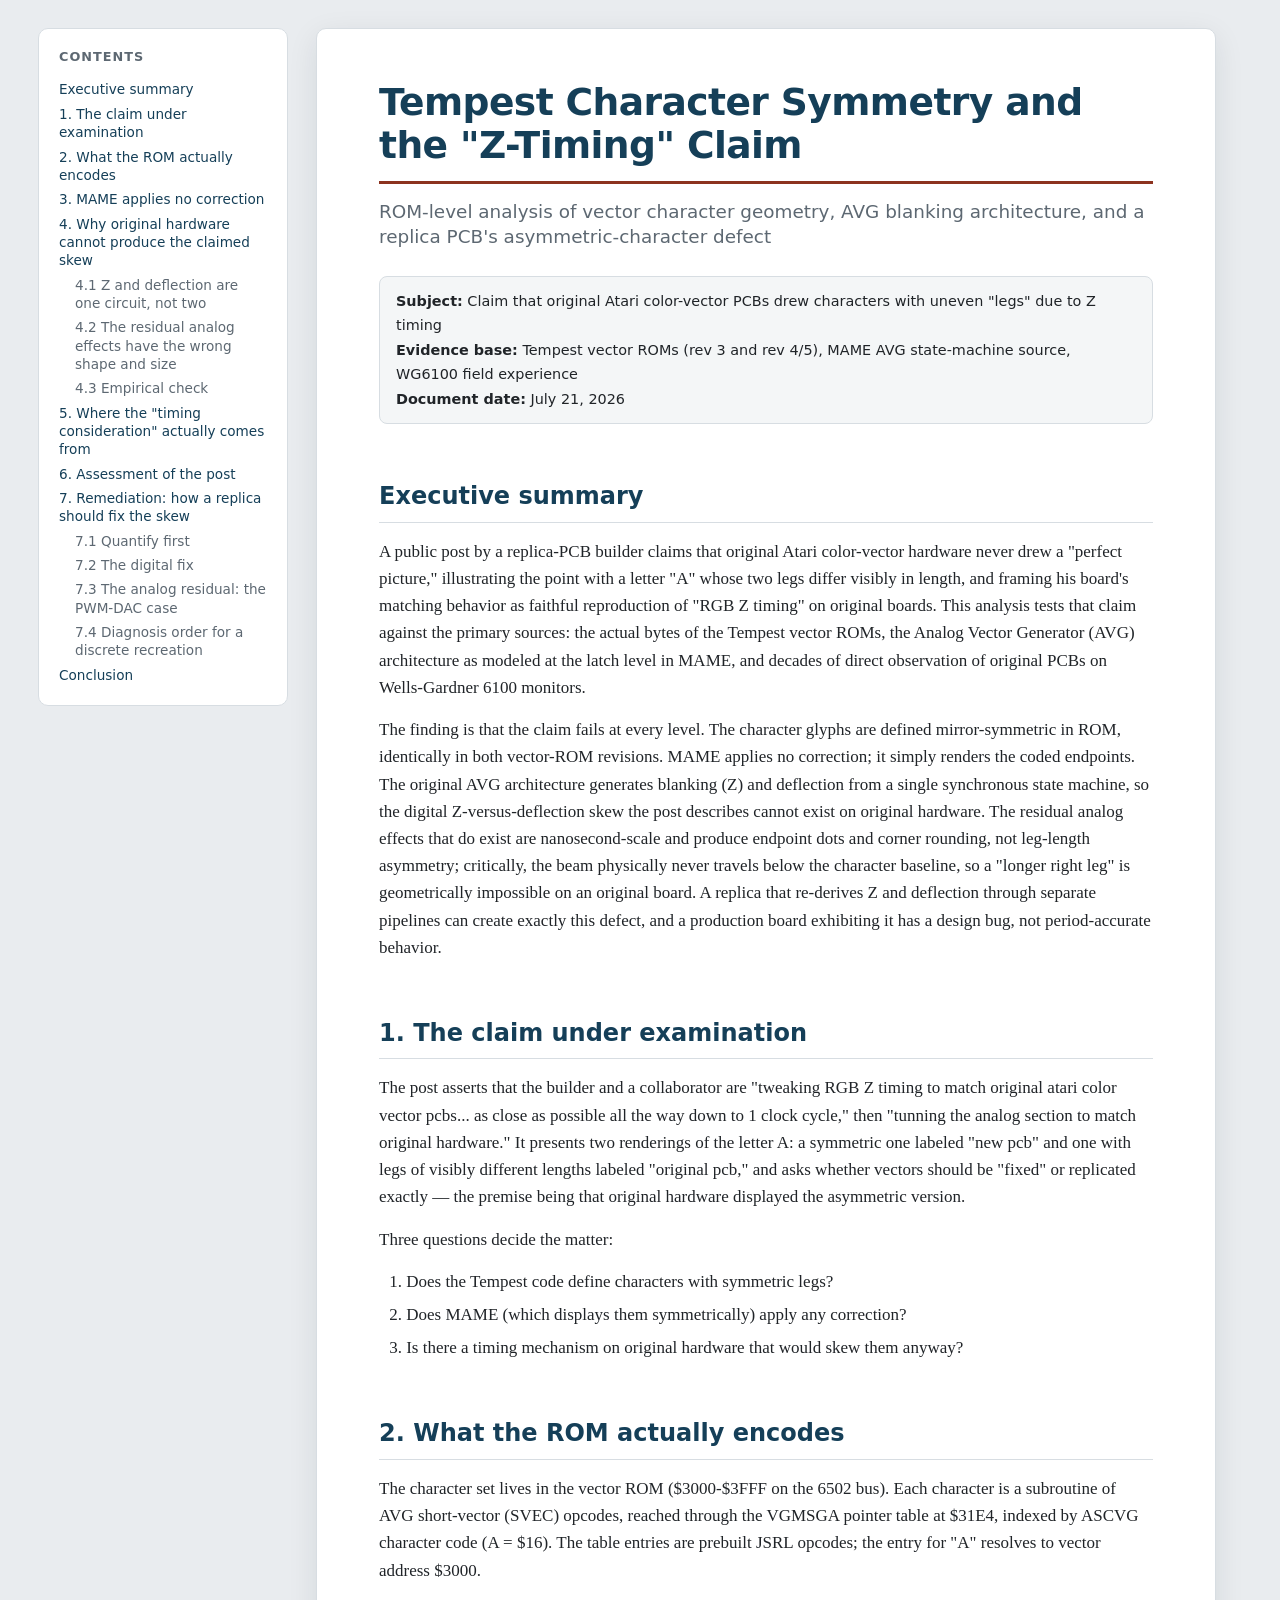
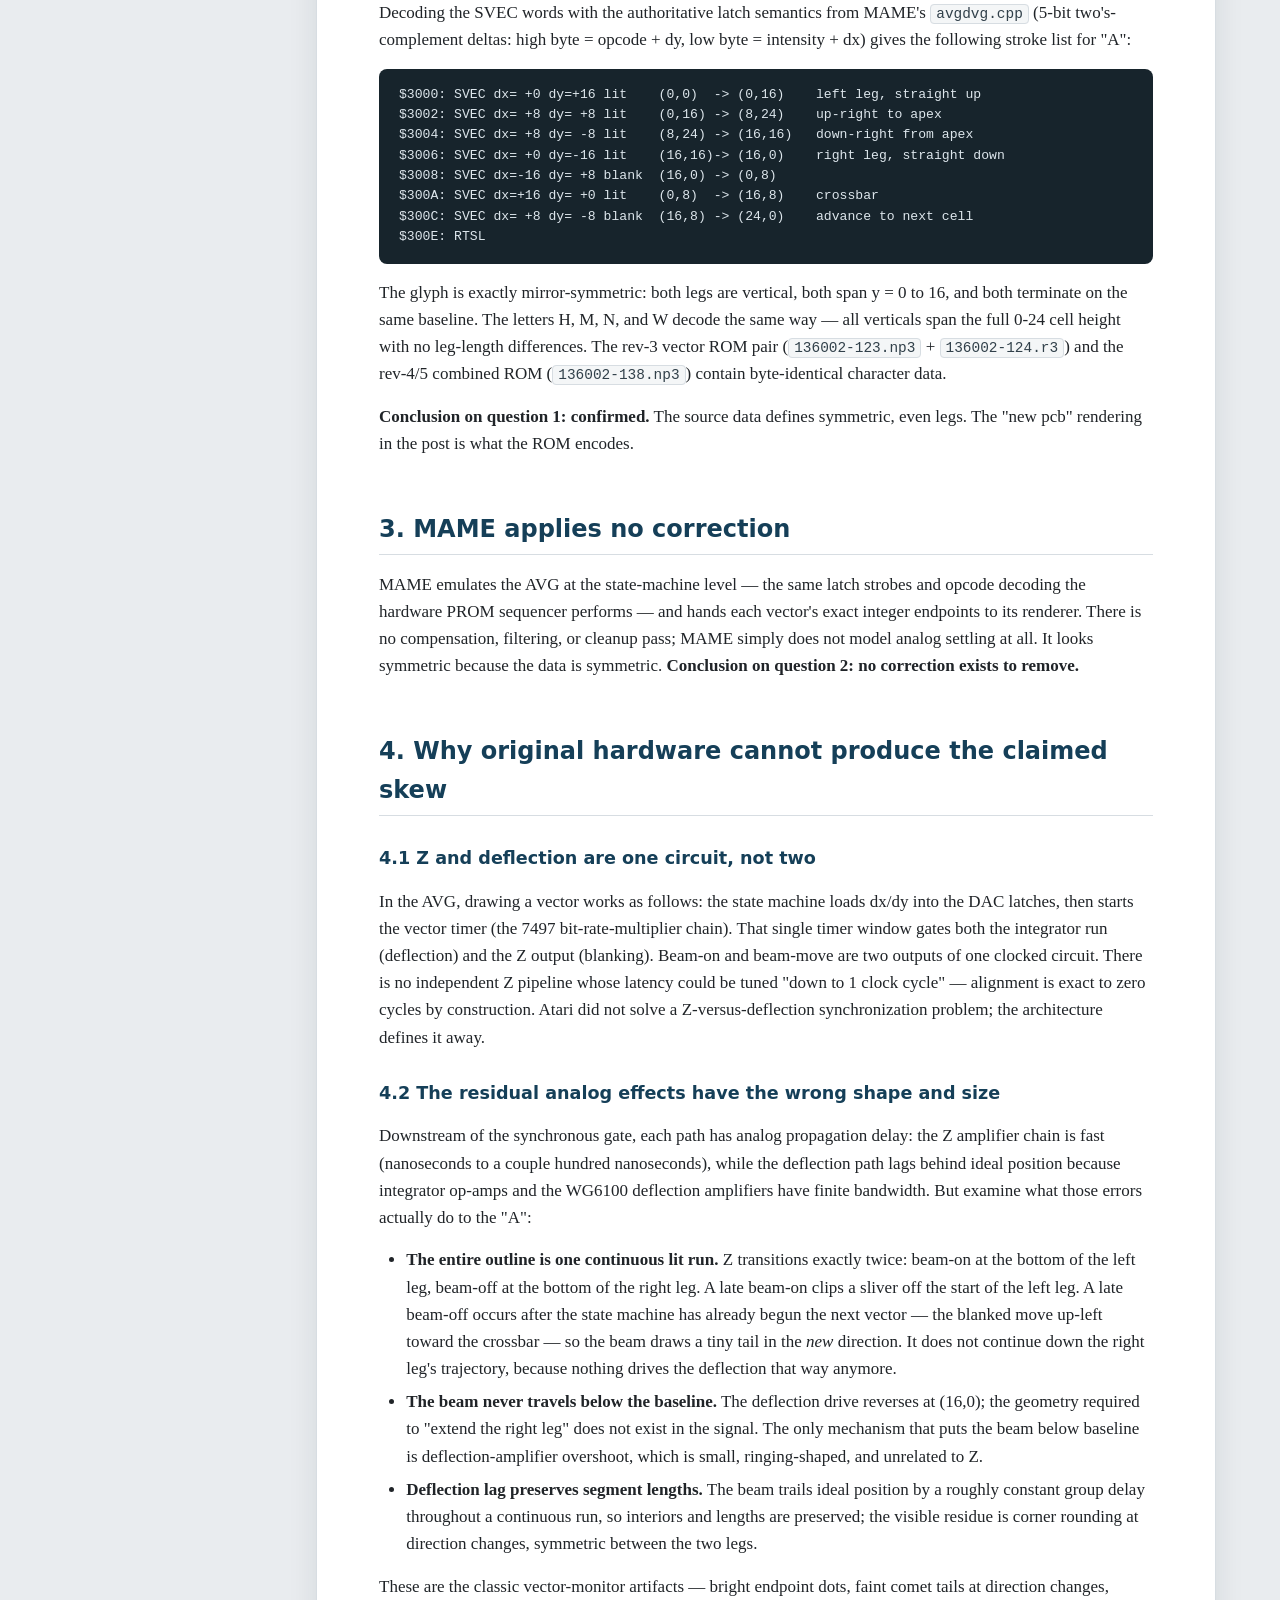
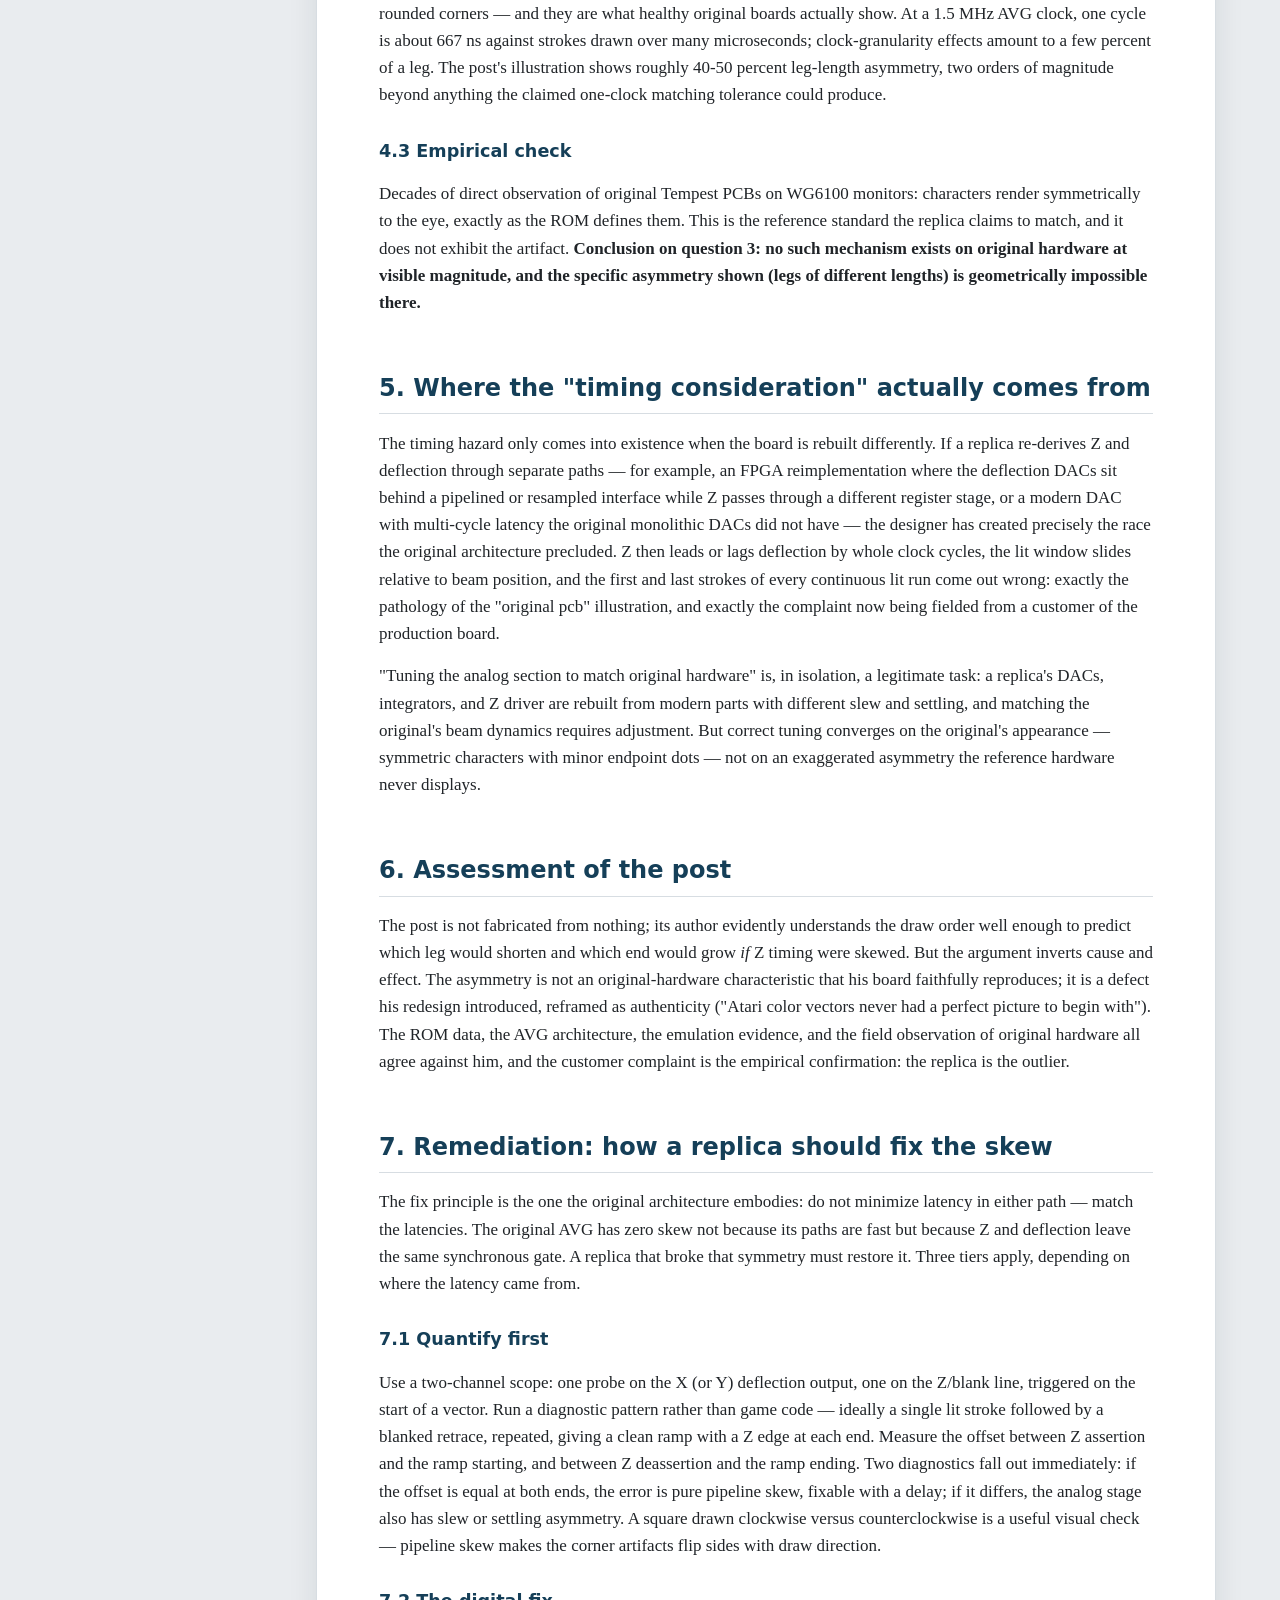
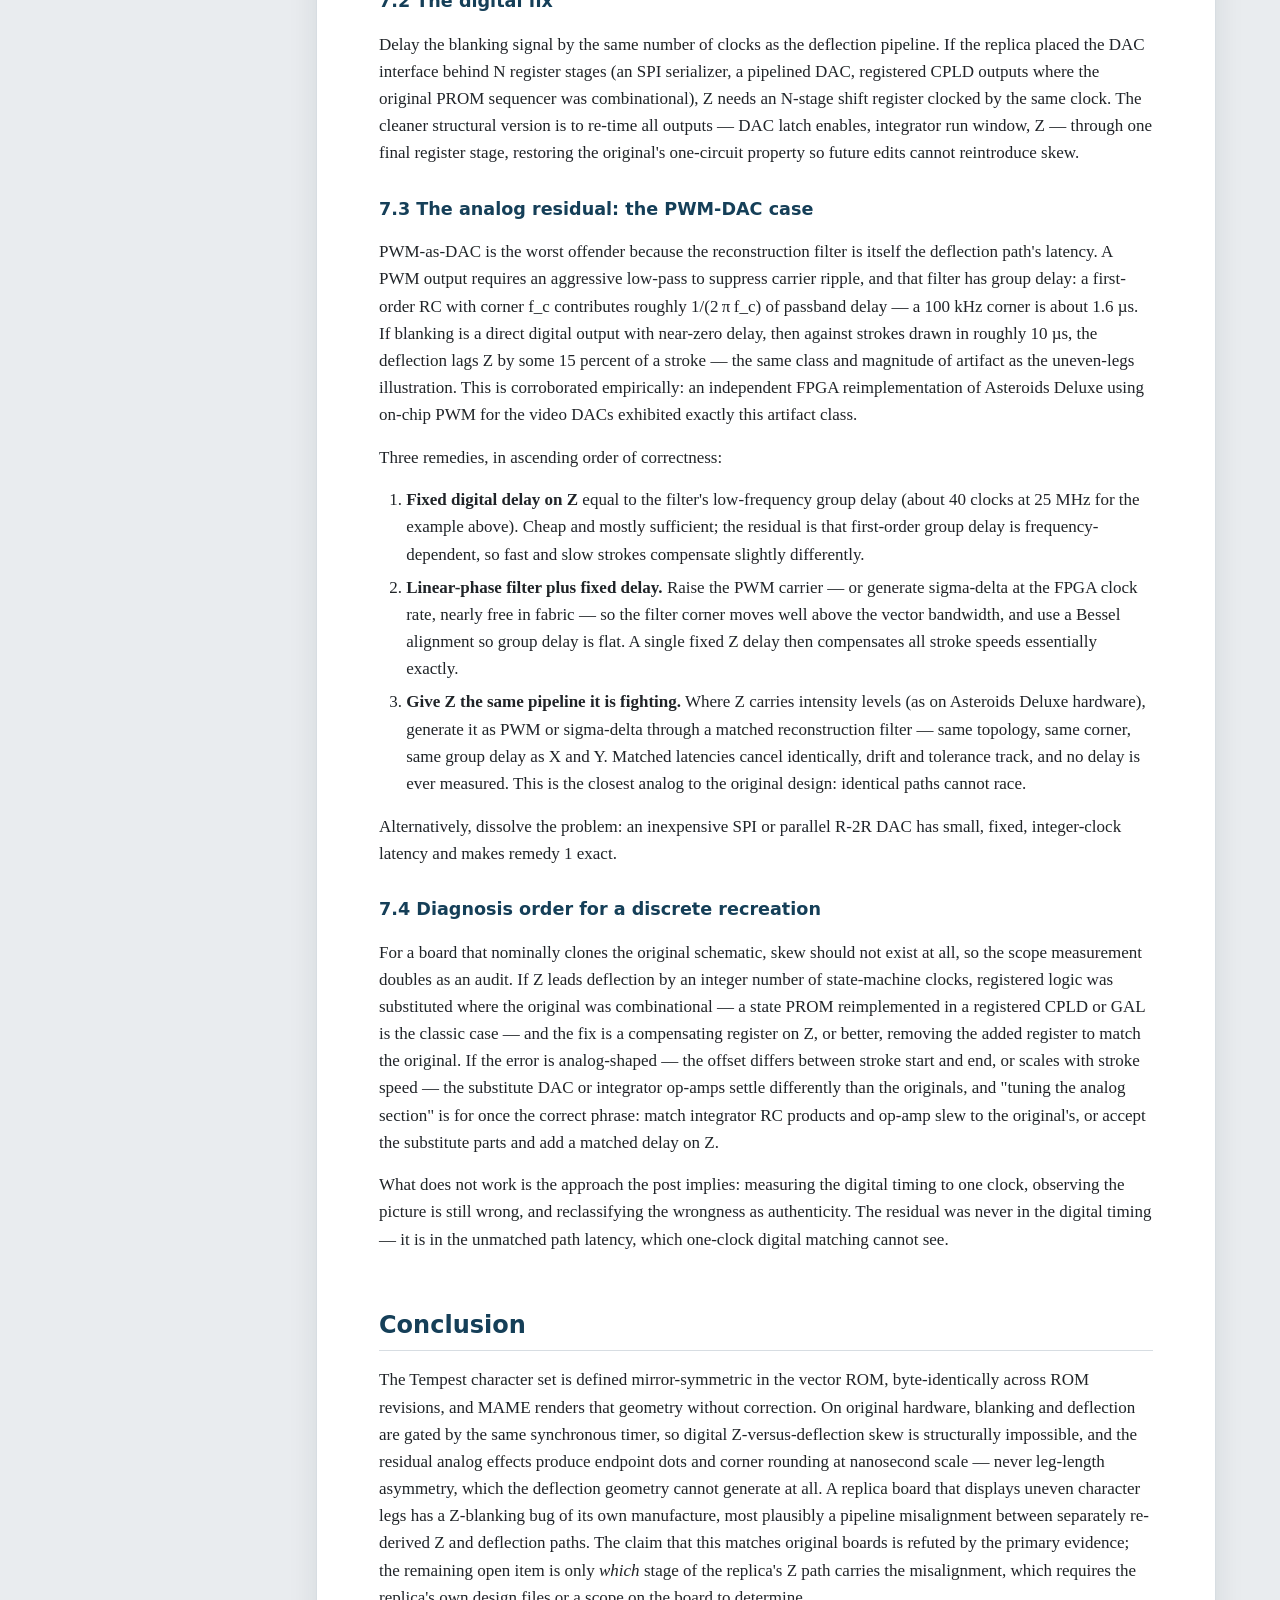
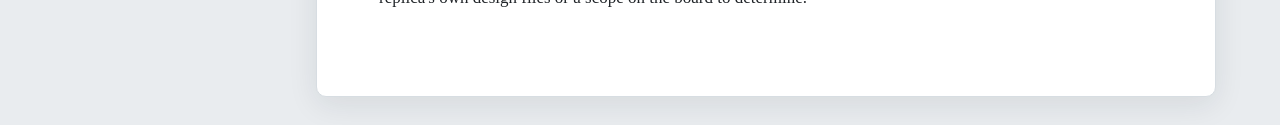
<file: docs/tempest_z_timing_analysis.html>
<!DOCTYPE html>
<html lang="en">
<head>
<meta charset="utf-8">
<meta name="viewport" content="width=device-width, initial-scale=1">
<title>Tempest Character Symmetry and the "Z-Timing" Claim</title>
<style>
:root{
  --ink:#202428; --muted:#5d6872; --line:#d7dde2;
  --accent:#8c331f; --accent2:#153f58; --paper:#ffffff; --wash:#f4f6f7;
}
*{box-sizing:border-box}
body{margin:0;background:#e9ecef;color:var(--ink);
  font-family:Georgia,'Times New Roman',serif;font-size:17px;line-height:1.6}
.layout{max-width:1260px;margin:0 auto;padding:28px;display:flex;gap:28px;align-items:flex-start}
nav#toc{position:sticky;top:28px;flex:0 0 250px;max-height:calc(100vh - 56px);overflow-y:auto;
  background:var(--paper);border:1px solid var(--line);border-radius:10px;padding:18px 20px;
  font-family:'Segoe UI',system-ui,sans-serif;font-size:.85rem}
nav#toc h2{margin:0 0 10px;font-size:.8rem;text-transform:uppercase;letter-spacing:.08em;
  color:var(--muted);border:none;padding:0}
nav#toc a{display:block;color:var(--accent2);text-decoration:none;padding:3px 0;line-height:1.35}
nav#toc a:hover{text-decoration:underline}
nav#toc a.h3{padding-left:16px;color:var(--muted)}
main{flex:1;min-width:0;max-width:900px;background:var(--paper);border:1px solid var(--line);
  border-radius:10px;padding:52px 62px 70px;box-shadow:0 8px 30px rgba(22,35,44,.09)}
h1{font-family:'Segoe UI',system-ui,sans-serif;font-size:2.35rem;line-height:1.15;
  letter-spacing:-.015em;color:var(--accent2);margin:0 0 .4em;
  padding-bottom:.35em;border-bottom:3px solid var(--accent)}
.subtitle{font-family:'Segoe UI',system-ui,sans-serif;font-size:1.15rem;color:var(--muted);
  margin:0 0 1.4em;line-height:1.4}
.meta{font-family:'Segoe UI',system-ui,sans-serif;font-size:.9rem;background:var(--wash);
  border:1px solid var(--line);border-radius:8px;padding:12px 16px;margin:0 0 2em;line-height:1.7}
h2{font-family:'Segoe UI',system-ui,sans-serif;font-size:1.5rem;color:var(--accent2);
  margin:2.2em 0 .6em;padding-bottom:.25em;border-bottom:1px solid var(--line)}
h3{font-family:'Segoe UI',system-ui,sans-serif;font-size:1.1rem;color:var(--accent2);margin:1.6em 0 .5em}
p{margin:.9em 0}
ul,ol{margin:.9em 0;padding-left:1.6em}
li{margin:.35em 0}
strong{color:var(--ink)}
code{font-family:'Cascadia Mono',Consolas,monospace;font-size:.85em;background:var(--wash);
  border:1px solid var(--line);border-radius:4px;padding:1px 5px;color:#31404a}
pre{background:#17242c;color:#dde6ec;border-radius:8px;padding:16px 20px;overflow-x:auto;
  font-size:.82rem;line-height:1.55;margin:1.1em 0}
pre code{background:none;border:none;padding:0;color:inherit;font-size:1em}
a{color:#1a5c8a}
@media (max-width:900px){
  .layout{flex-direction:column;padding:0}
  nav#toc{position:static;flex:none;width:100%;max-height:none;border-radius:0}
  main{padding:28px 20px 44px;border-radius:0;max-width:none}
}
@media print{
  body{background:#fff}
  nav#toc{display:none}
  .layout{display:block;padding:0;max-width:none}
  main{border:none;box-shadow:none;padding:0;max-width:none;font-size:11pt}
  h1,h2,h3{page-break-after:avoid}
  pre{page-break-inside:avoid;background:#f4f6f7;color:#202428;border:1px solid #d7dde2}
  a{color:#202428;text-decoration:none}
}
</style>
</head>
<body>
<div class="layout">
<nav id="toc"><h2>Contents</h2></nav>
<main id="doc">

<h1>Tempest Character Symmetry and the "Z-Timing" Claim</h1>
<p class="subtitle">ROM-level analysis of vector character geometry, AVG blanking architecture, and a replica PCB's asymmetric-character defect</p>
<div class="meta">
<strong>Subject:</strong> Claim that original Atari color-vector PCBs drew characters with uneven "legs" due to Z timing<br>
<strong>Evidence base:</strong> Tempest vector ROMs (rev 3 and rev 4/5), MAME AVG state-machine source, WG6100 field experience<br>
<strong>Document date:</strong> July 21, 2026
</div>

<h2>Executive summary</h2>
<p>A public post by a replica-PCB builder claims that original Atari color-vector hardware never drew a "perfect picture," illustrating the point with a letter "A" whose two legs differ visibly in length, and framing his board's matching behavior as faithful reproduction of "RGB Z timing" on original boards. This analysis tests that claim against the primary sources: the actual bytes of the Tempest vector ROMs, the Analog Vector Generator (AVG) architecture as modeled at the latch level in MAME, and decades of direct observation of original PCBs on Wells-Gardner 6100 monitors.</p>
<p>The finding is that the claim fails at every level. The character glyphs are defined mirror-symmetric in ROM, identically in both vector-ROM revisions. MAME applies no correction; it simply renders the coded endpoints. The original AVG architecture generates blanking (Z) and deflection from a single synchronous state machine, so the digital Z-versus-deflection skew the post describes cannot exist on original hardware. The residual analog effects that do exist are nanosecond-scale and produce endpoint dots and corner rounding, not leg-length asymmetry; critically, the beam physically never travels below the character baseline, so a "longer right leg" is geometrically impossible on an original board. A replica that re-derives Z and deflection through separate pipelines can create exactly this defect, and a production board exhibiting it has a design bug, not period-accurate behavior.</p>

<h2>1. The claim under examination</h2>
<p>The post asserts that the builder and a collaborator are "tweaking RGB Z timing to match original atari color vector pcbs... as close as possible all the way down to 1 clock cycle," then "tunning the analog section to match original hardware." It presents two renderings of the letter A: a symmetric one labeled "new pcb" and one with legs of visibly different lengths labeled "original pcb," and asks whether vectors should be "fixed" or replicated exactly &mdash; the premise being that original hardware displayed the asymmetric version.</p>
<p>Three questions decide the matter:</p>
<ol>
<li>Does the Tempest code define characters with symmetric legs?</li>
<li>Does MAME (which displays them symmetrically) apply any correction?</li>
<li>Is there a timing mechanism on original hardware that would skew them anyway?</li>
</ol>

<h2>2. What the ROM actually encodes</h2>
<p>The character set lives in the vector ROM ($3000-$3FFF on the 6502 bus). Each character is a subroutine of AVG short-vector (SVEC) opcodes, reached through the VGMSGA pointer table at $31E4, indexed by ASCVG character code (A = $16). The table entries are prebuilt JSRL opcodes; the entry for "A" resolves to vector address $3000.</p>
<p>Decoding the SVEC words with the authoritative latch semantics from MAME's <code>avgdvg.cpp</code> (5-bit two's-complement deltas: high byte = opcode + dy, low byte = intensity + dx) gives the following stroke list for "A":</p>
<pre><code>$3000: SVEC dx= +0 dy=+16 lit    (0,0)  -&gt; (0,16)    left leg, straight up
$3002: SVEC dx= +8 dy= +8 lit    (0,16) -&gt; (8,24)    up-right to apex
$3004: SVEC dx= +8 dy= -8 lit    (8,24) -&gt; (16,16)   down-right from apex
$3006: SVEC dx= +0 dy=-16 lit    (16,16)-&gt; (16,0)    right leg, straight down
$3008: SVEC dx=-16 dy= +8 blank  (16,0) -&gt; (0,8)
$300A: SVEC dx=+16 dy= +0 lit    (0,8)  -&gt; (16,8)    crossbar
$300C: SVEC dx= +8 dy= -8 blank  (16,8) -&gt; (24,0)    advance to next cell
$300E: RTSL</code></pre>
<p>The glyph is exactly mirror-symmetric: both legs are vertical, both span y = 0 to 16, and both terminate on the same baseline. The letters H, M, N, and W decode the same way &mdash; all verticals span the full 0-24 cell height with no leg-length differences. The rev-3 vector ROM pair (<code>136002-123.np3</code> + <code>136002-124.r3</code>) and the rev-4/5 combined ROM (<code>136002-138.np3</code>) contain byte-identical character data.</p>
<p><strong>Conclusion on question 1: confirmed.</strong> The source data defines symmetric, even legs. The "new pcb" rendering in the post is what the ROM encodes.</p>

<h2>3. MAME applies no correction</h2>
<p>MAME emulates the AVG at the state-machine level &mdash; the same latch strobes and opcode decoding the hardware PROM sequencer performs &mdash; and hands each vector's exact integer endpoints to its renderer. There is no compensation, filtering, or cleanup pass; MAME simply does not model analog settling at all. It looks symmetric because the data is symmetric. <strong>Conclusion on question 2: no correction exists to remove.</strong></p>

<h2>4. Why original hardware cannot produce the claimed skew</h2>

<h3>4.1 Z and deflection are one circuit, not two</h3>
<p>In the AVG, drawing a vector works as follows: the state machine loads dx/dy into the DAC latches, then starts the vector timer (the 7497 bit-rate-multiplier chain). That single timer window gates both the integrator run (deflection) and the Z output (blanking). Beam-on and beam-move are two outputs of one clocked circuit. There is no independent Z pipeline whose latency could be tuned "down to 1 clock cycle" &mdash; alignment is exact to zero cycles by construction. Atari did not solve a Z-versus-deflection synchronization problem; the architecture defines it away.</p>

<h3>4.2 The residual analog effects have the wrong shape and size</h3>
<p>Downstream of the synchronous gate, each path has analog propagation delay: the Z amplifier chain is fast (nanoseconds to a couple hundred nanoseconds), while the deflection path lags behind ideal position because integrator op-amps and the WG6100 deflection amplifiers have finite bandwidth. But examine what those errors actually do to the "A":</p>
<ul>
<li><strong>The entire outline is one continuous lit run.</strong> Z transitions exactly twice: beam-on at the bottom of the left leg, beam-off at the bottom of the right leg. A late beam-on clips a sliver off the start of the left leg. A late beam-off occurs after the state machine has already begun the next vector &mdash; the blanked move up-left toward the crossbar &mdash; so the beam draws a tiny tail in the <em>new</em> direction. It does not continue down the right leg's trajectory, because nothing drives the deflection that way anymore.</li>
<li><strong>The beam never travels below the baseline.</strong> The deflection drive reverses at (16,0); the geometry required to "extend the right leg" does not exist in the signal. The only mechanism that puts the beam below baseline is deflection-amplifier overshoot, which is small, ringing-shaped, and unrelated to Z.</li>
<li><strong>Deflection lag preserves segment lengths.</strong> The beam trails ideal position by a roughly constant group delay throughout a continuous run, so interiors and lengths are preserved; the visible residue is corner rounding at direction changes, symmetric between the two legs.</li>
</ul>
<p>These are the classic vector-monitor artifacts &mdash; bright endpoint dots, faint comet tails at direction changes, rounded corners &mdash; and they are what healthy original boards actually show. At a 1.5 MHz AVG clock, one cycle is about 667 ns against strokes drawn over many microseconds; clock-granularity effects amount to a few percent of a leg. The post's illustration shows roughly 40-50 percent leg-length asymmetry, two orders of magnitude beyond anything the claimed one-clock matching tolerance could produce.</p>

<h3>4.3 Empirical check</h3>
<p>Decades of direct observation of original Tempest PCBs on WG6100 monitors: characters render symmetrically to the eye, exactly as the ROM defines them. This is the reference standard the replica claims to match, and it does not exhibit the artifact. <strong>Conclusion on question 3: no such mechanism exists on original hardware at visible magnitude, and the specific asymmetry shown (legs of different lengths) is geometrically impossible there.</strong></p>

<h2>5. Where the "timing consideration" actually comes from</h2>
<p>The timing hazard only comes into existence when the board is rebuilt differently. If a replica re-derives Z and deflection through separate paths &mdash; for example, an FPGA reimplementation where the deflection DACs sit behind a pipelined or resampled interface while Z passes through a different register stage, or a modern DAC with multi-cycle latency the original monolithic DACs did not have &mdash; the designer has created precisely the race the original architecture precluded. Z then leads or lags deflection by whole clock cycles, the lit window slides relative to beam position, and the first and last strokes of every continuous lit run come out wrong: exactly the pathology of the "original pcb" illustration, and exactly the complaint now being fielded from a customer of the production board.</p>
<p>"Tuning the analog section to match original hardware" is, in isolation, a legitimate task: a replica's DACs, integrators, and Z driver are rebuilt from modern parts with different slew and settling, and matching the original's beam dynamics requires adjustment. But correct tuning converges on the original's appearance &mdash; symmetric characters with minor endpoint dots &mdash; not on an exaggerated asymmetry the reference hardware never displays.</p>

<h2>6. Assessment of the post</h2>
<p>The post is not fabricated from nothing; its author evidently understands the draw order well enough to predict which leg would shorten and which end would grow <em>if</em> Z timing were skewed. But the argument inverts cause and effect. The asymmetry is not an original-hardware characteristic that his board faithfully reproduces; it is a defect his redesign introduced, reframed as authenticity ("Atari color vectors never had a perfect picture to begin with"). The ROM data, the AVG architecture, the emulation evidence, and the field observation of original hardware all agree against him, and the customer complaint is the empirical confirmation: the replica is the outlier.</p>

<h2>7. Remediation: how a replica should fix the skew</h2>
<p>The fix principle is the one the original architecture embodies: do not minimize latency in either path &mdash; match the latencies. The original AVG has zero skew not because its paths are fast but because Z and deflection leave the same synchronous gate. A replica that broke that symmetry must restore it. Three tiers apply, depending on where the latency came from.</p>

<h3>7.1 Quantify first</h3>
<p>Use a two-channel scope: one probe on the X (or Y) deflection output, one on the Z/blank line, triggered on the start of a vector. Run a diagnostic pattern rather than game code &mdash; ideally a single lit stroke followed by a blanked retrace, repeated, giving a clean ramp with a Z edge at each end. Measure the offset between Z assertion and the ramp starting, and between Z deassertion and the ramp ending. Two diagnostics fall out immediately: if the offset is equal at both ends, the error is pure pipeline skew, fixable with a delay; if it differs, the analog stage also has slew or settling asymmetry. A square drawn clockwise versus counterclockwise is a useful visual check &mdash; pipeline skew makes the corner artifacts flip sides with draw direction.</p>

<h3>7.2 The digital fix</h3>
<p>Delay the blanking signal by the same number of clocks as the deflection pipeline. If the replica placed the DAC interface behind N register stages (an SPI serializer, a pipelined DAC, registered CPLD outputs where the original PROM sequencer was combinational), Z needs an N-stage shift register clocked by the same clock. The cleaner structural version is to re-time all outputs &mdash; DAC latch enables, integrator run window, Z &mdash; through one final register stage, restoring the original's one-circuit property so future edits cannot reintroduce skew.</p>

<h3>7.3 The analog residual: the PWM-DAC case</h3>
<p>PWM-as-DAC is the worst offender because the reconstruction filter is itself the deflection path's latency. A PWM output requires an aggressive low-pass to suppress carrier ripple, and that filter has group delay: a first-order RC with corner f_c contributes roughly 1/(2&thinsp;&pi;&thinsp;f_c) of passband delay &mdash; a 100 kHz corner is about 1.6 &micro;s. If blanking is a direct digital output with near-zero delay, then against strokes drawn in roughly 10 &micro;s, the deflection lags Z by some 15 percent of a stroke &mdash; the same class and magnitude of artifact as the uneven-legs illustration. This is corroborated empirically: an independent FPGA reimplementation of Asteroids Deluxe using on-chip PWM for the video DACs exhibited exactly this artifact class.</p>
<p>Three remedies, in ascending order of correctness:</p>
<ol>
<li><strong>Fixed digital delay on Z</strong> equal to the filter's low-frequency group delay (about 40 clocks at 25 MHz for the example above). Cheap and mostly sufficient; the residual is that first-order group delay is frequency-dependent, so fast and slow strokes compensate slightly differently.</li>
<li><strong>Linear-phase filter plus fixed delay.</strong> Raise the PWM carrier &mdash; or generate sigma-delta at the FPGA clock rate, nearly free in fabric &mdash; so the filter corner moves well above the vector bandwidth, and use a Bessel alignment so group delay is flat. A single fixed Z delay then compensates all stroke speeds essentially exactly.</li>
<li><strong>Give Z the same pipeline it is fighting.</strong> Where Z carries intensity levels (as on Asteroids Deluxe hardware), generate it as PWM or sigma-delta through a matched reconstruction filter &mdash; same topology, same corner, same group delay as X and Y. Matched latencies cancel identically, drift and tolerance track, and no delay is ever measured. This is the closest analog to the original design: identical paths cannot race.</li>
</ol>
<p>Alternatively, dissolve the problem: an inexpensive SPI or parallel R-2R DAC has small, fixed, integer-clock latency and makes remedy 1 exact.</p>

<h3>7.4 Diagnosis order for a discrete recreation</h3>
<p>For a board that nominally clones the original schematic, skew should not exist at all, so the scope measurement doubles as an audit. If Z leads deflection by an integer number of state-machine clocks, registered logic was substituted where the original was combinational &mdash; a state PROM reimplemented in a registered CPLD or GAL is the classic case &mdash; and the fix is a compensating register on Z, or better, removing the added register to match the original. If the error is analog-shaped &mdash; the offset differs between stroke start and end, or scales with stroke speed &mdash; the substitute DAC or integrator op-amps settle differently than the originals, and "tuning the analog section" is for once the correct phrase: match integrator RC products and op-amp slew to the original's, or accept the substitute parts and add a matched delay on Z.</p>
<p>What does not work is the approach the post implies: measuring the digital timing to one clock, observing the picture is still wrong, and reclassifying the wrongness as authenticity. The residual was never in the digital timing &mdash; it is in the unmatched path latency, which one-clock digital matching cannot see.</p>

<h2>Conclusion</h2>
<p>The Tempest character set is defined mirror-symmetric in the vector ROM, byte-identically across ROM revisions, and MAME renders that geometry without correction. On original hardware, blanking and deflection are gated by the same synchronous timer, so digital Z-versus-deflection skew is structurally impossible, and the residual analog effects produce endpoint dots and corner rounding at nanosecond scale &mdash; never leg-length asymmetry, which the deflection geometry cannot generate at all. A replica board that displays uneven character legs has a Z-blanking bug of its own manufacture, most plausibly a pipeline misalignment between separately re-derived Z and deflection paths. The claim that this matches original boards is refuted by the primary evidence; the remaining open item is only <em>which</em> stage of the replica's Z path carries the misalignment, which requires the replica's own design files or a scope on the board to determine.</p>

</main>
</div>
<script>
(function(){
  var toc=document.getElementById('toc');
  var heads=document.querySelectorAll('#doc h2,#doc h3');
  heads.forEach(function(h,i){
    var id=h.textContent.toLowerCase().replace(/[^a-z0-9]+/g,'-').replace(/^-|-$/g,'')||('sec-'+i);
    h.id=id;
    var a=document.createElement('a');
    a.href='#'+id; a.textContent=h.textContent;
    if(h.tagName==='H3')a.className='h3';
    toc.appendChild(a);
  });
  document.documentElement.style.scrollBehavior='smooth';
})();
</script>
</body>
</html>
</file>
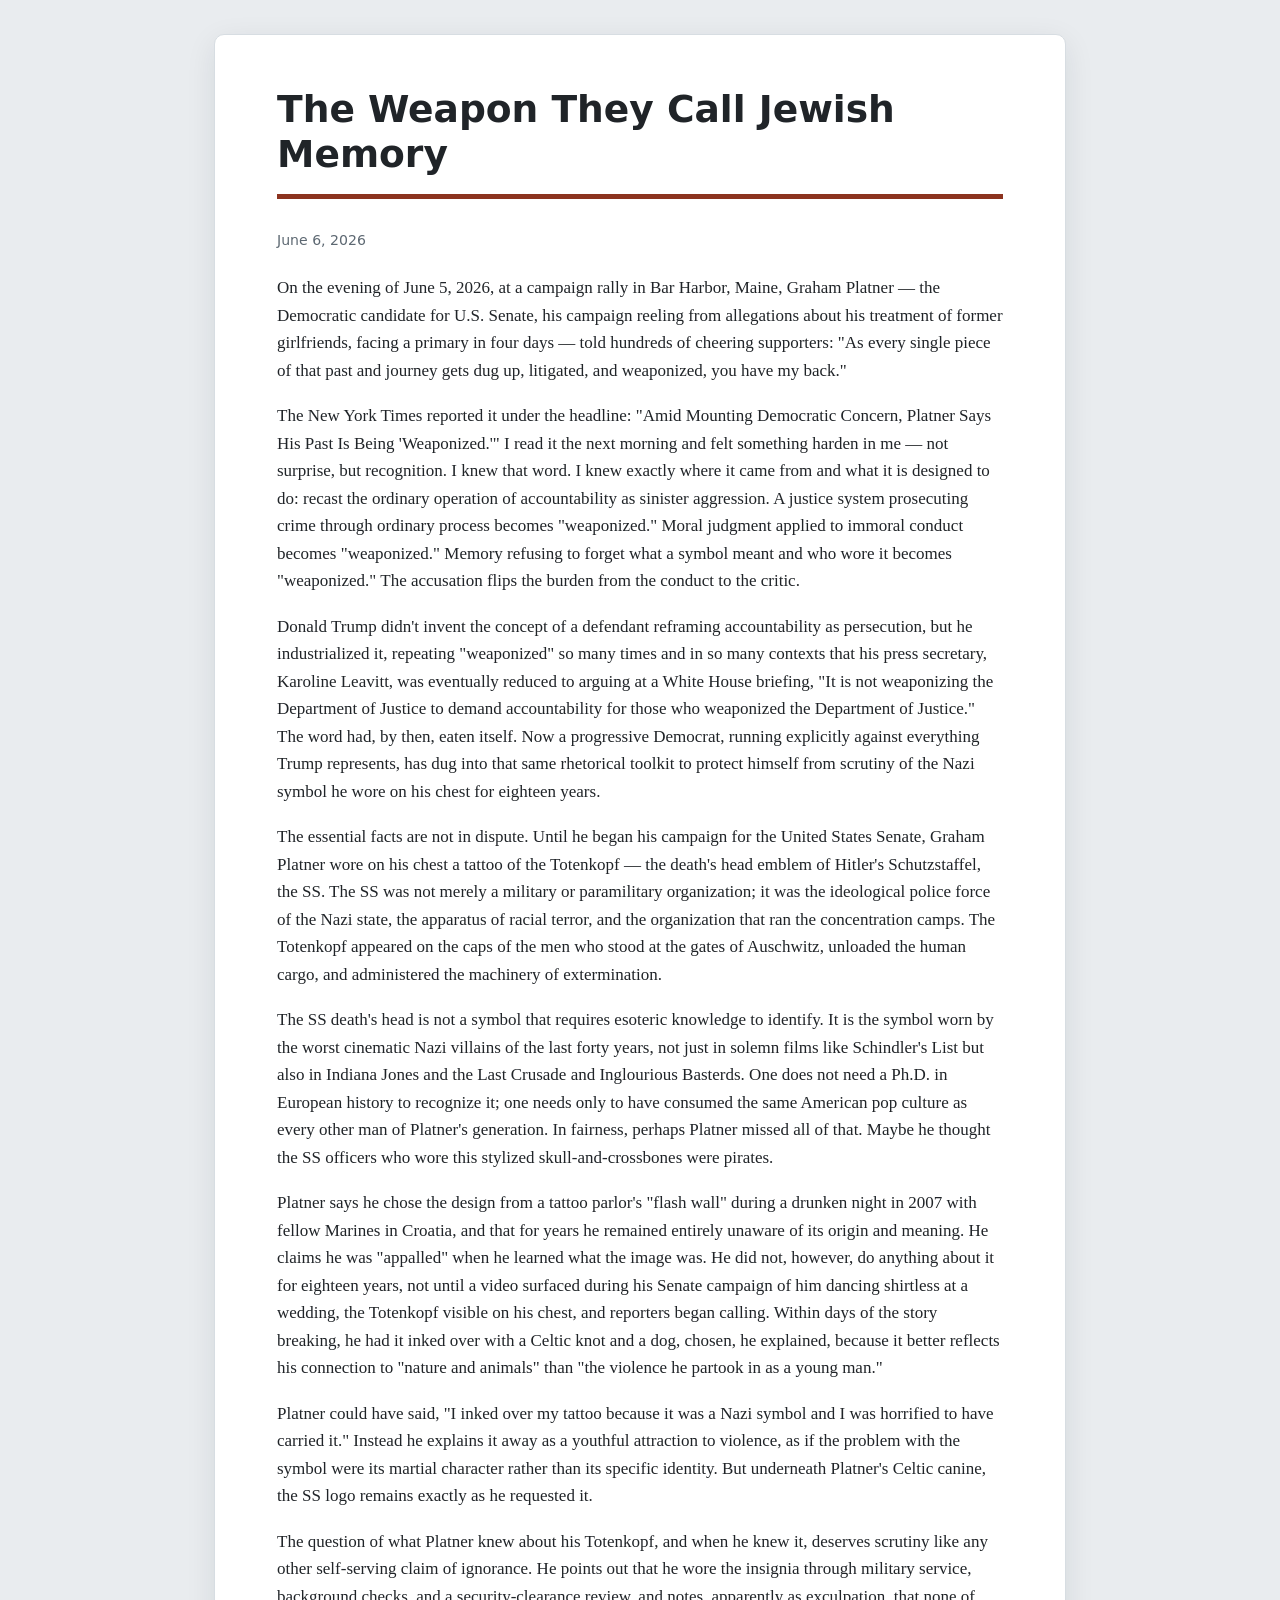
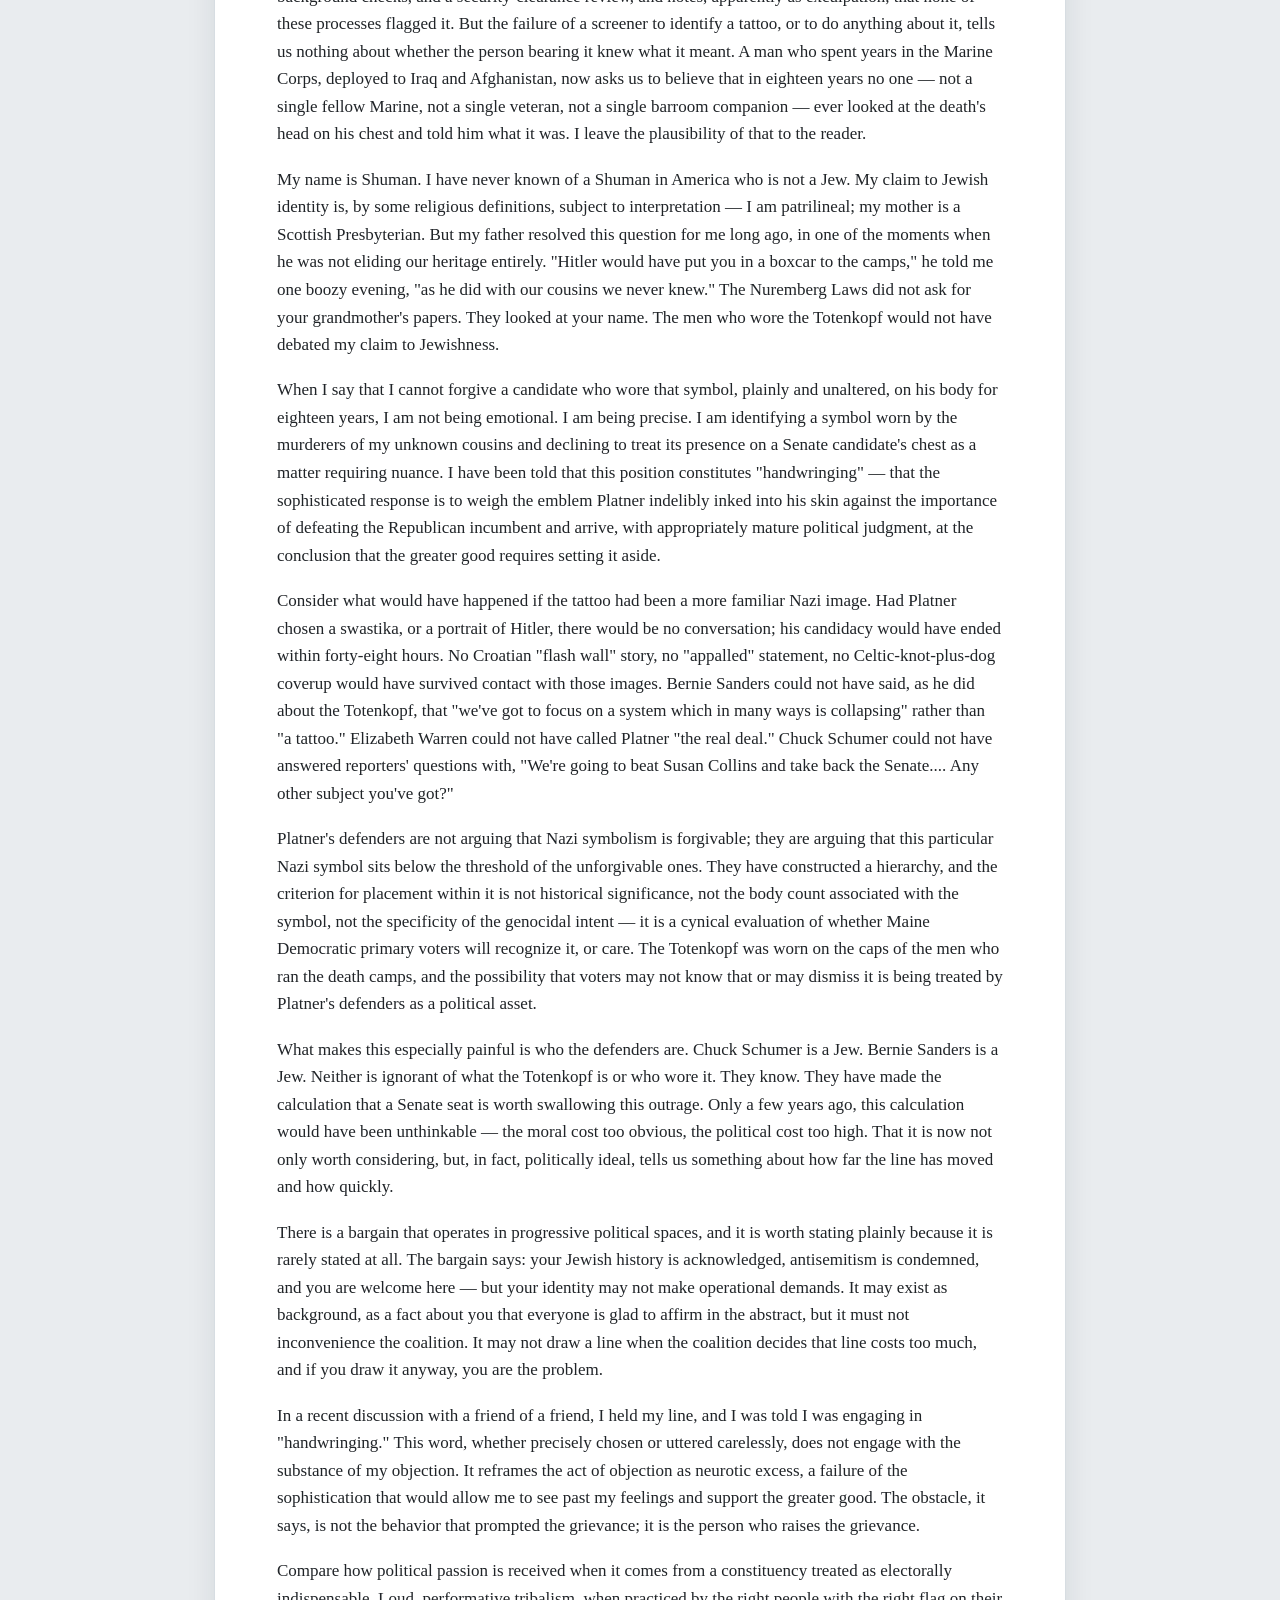
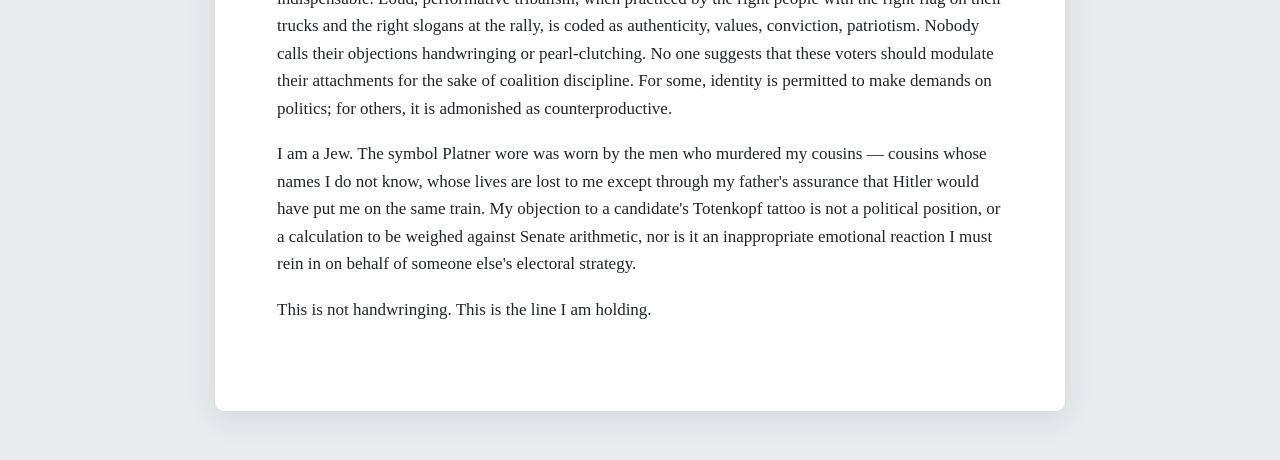
<file: docs/weapon_jewish_memory.html>
<!doctype html>
<html lang="en">
<head>
  <meta charset="utf-8">
  <meta name="viewport" content="width=device-width, initial-scale=1">
  <title>The Weapon They Call Jewish Memory</title>
  <style>
    :root {
      --ink: #202428;
      --muted: #5d6872;
      --line: #d7dde2;
      --accent: #8c331f;
      --accent2: #153f58;
      --paper: #ffffff;
      --wash: #f4f6f7;
      --link: #1f5f88;
    }

    html {
      scroll-behavior: smooth;
    }

    body {
      margin: 0;
      color: var(--ink);
      background: #e9ecef;
      font: 17px/1.62 Georgia, "Times New Roman", serif;
    }

    .page {
      box-sizing: border-box;
      max-width: 900px;
      margin: 0 auto;
      padding: 34px 24px 48px;
    }

    main {
      min-width: 0;
      background: var(--paper);
      border: 1px solid var(--line);
      border-radius: 10px;
      padding: 52px 62px 70px;
      box-shadow: 0 8px 30px rgba(22, 35, 44, .09);
    }

    h1, h2, h3 {
      font-family: "Segoe UI", system-ui, sans-serif;
      color: var(--accent2);
      line-height: 1.2;
      letter-spacing: 0;
    }

    h1 {
      margin: 0 0 1.05em;
      padding-bottom: .45em;
      border-bottom: 5px solid var(--accent);
      color: var(--ink);
      font-size: 2.35rem;
    }

    h2 {
      margin: 2.2em 0 .75em;
      padding-bottom: .35em;
      border-bottom: 1px solid var(--line);
      font-size: 1.5rem;
    }

    h3 {
      margin: 1.7em 0 .55em;
      font-size: 1.1rem;
    }

    p {
      margin: 0 0 1.05em;
    }

    .meta {
      margin: -0.7em 0 1.6em;
      color: var(--muted);
      font-family: "Segoe UI", system-ui, sans-serif;
      font-size: .88rem;
    }

    strong {
      color: #111820;
    }

    em {
      color: inherit;
    }

    a {
      color: var(--link);
      text-decoration-thickness: .08em;
      text-underline-offset: .16em;
    }

    blockquote {
      margin: 1.4em 0;
      padding: .2em 0 .2em 1.1em;
      border-left: 4px solid var(--accent);
      color: var(--muted);
    }

    table {
      width: 100%;
      border-collapse: collapse;
      margin: 1.4em 0;
      font-family: "Segoe UI", system-ui, sans-serif;
      font-size: .88em;
    }

    th, td {
      border: 1px solid var(--line);
      padding: 10px 11px;
      vertical-align: top;
    }

    th {
      background: #eaf0f3;
      color: #173d53;
      text-align: left;
    }

    tr:nth-child(even) td {
      background: #f8fafb;
    }

    code {
      padding: .1em .28em;
      border-radius: 4px;
      background: #eef2f4;
      font-family: "Cascadia Mono", Consolas, monospace;
      font-size: .88em;
    }

    pre {
      overflow-x: auto;
      margin: 1.35em 0;
      padding: 16px 18px;
      border-radius: 7px;
      background: #17242c;
      color: #f1f6f8;
      font-family: "Cascadia Mono", Consolas, monospace;
      font-size: .9em;
      line-height: 1.5;
    }

    pre code {
      padding: 0;
      background: transparent;
      color: inherit;
    }

    @media (max-width: 900px) {
      .page {
        display: block;
        padding: 0;
      }

      main {
        border-width: 0;
        border-radius: 0;
        padding: 34px 24px 48px;
        box-shadow: none;
      }

      h1 {
        font-size: 1.9rem;
      }
    }

    @media print {
      body {
        background: #fff;
        font-size: 11pt;
      }

      .page {
        display: block;
        max-width: none;
        padding: 0;
      }

      main {
        border: 0;
        border-radius: 0;
        box-shadow: none;
        padding: 0;
      }

      h1, h2, h3 {
        page-break-after: avoid;
      }

      table, pre, blockquote {
        page-break-inside: avoid;
      }

      a {
        color: inherit;
        text-decoration: none;
      }
    }
  </style>
</head>
<body>
  <div class="page">
    <main id="document">
<h1>The Weapon They Call Jewish Memory</h1>
<p class="meta">June 6, 2026</p>
<p>On the evening of June 5, 2026, at a campaign rally in Bar Harbor, Maine, Graham Platner &mdash; the Democratic candidate for U.S. Senate, his campaign reeling from allegations about his treatment of former girlfriends, facing a primary in four days &mdash; told hundreds of cheering supporters: "As every single piece of that past and journey gets dug up, litigated, and weaponized, you have my back."</p>
<p>The New York Times reported it under the headline: "Amid Mounting Democratic Concern, Platner Says His Past Is Being 'Weaponized.'" I read it the next morning and felt something harden in me &mdash; not surprise, but recognition. I knew that word. I knew exactly where it came from and what it is designed to do: recast the ordinary operation of accountability as sinister aggression. A justice system prosecuting crime through ordinary process becomes "weaponized." Moral judgment applied to immoral conduct becomes "weaponized." Memory refusing to forget what a symbol meant and who wore it becomes "weaponized." The accusation flips the burden from the conduct to the critic.</p>
<p>Donald Trump didn't invent the concept of a defendant reframing accountability as persecution, but he industrialized it, repeating "weaponized" so many times and in so many contexts that his press secretary, Karoline Leavitt, was eventually reduced to arguing at a White House briefing, "It is not weaponizing the Department of Justice to demand accountability for those who weaponized the Department of Justice." The word had, by then, eaten itself. Now a progressive Democrat, running explicitly against everything Trump represents, has dug into that same rhetorical toolkit to protect himself from scrutiny of the Nazi symbol he wore on his chest for eighteen years.</p>
<p>The essential facts are not in dispute. Until he began his campaign for the United States Senate, Graham Platner wore on his chest a tattoo of the Totenkopf &mdash; the death's head emblem of Hitler's Schutzstaffel, the SS. The SS was not merely a military or paramilitary organization; it was the ideological police force of the Nazi state, the apparatus of racial terror, and the organization that ran the concentration camps. The Totenkopf appeared on the caps of the men who stood at the gates of Auschwitz, unloaded the human cargo, and administered the machinery of extermination.</p>
<p>The SS death's head is not a symbol that requires esoteric knowledge to identify. It is the symbol worn by the worst cinematic Nazi villains of the last forty years, not just in solemn films like Schindler's List but also in Indiana Jones and the Last Crusade and Inglourious Basterds. One does not need a Ph.D. in European history to recognize it; one needs only to have consumed the same American pop culture as every other man of Platner's generation. In fairness, perhaps Platner missed all of that. Maybe he thought the SS officers who wore this stylized skull-and-crossbones were pirates.</p>
<p>Platner says he chose the design from a tattoo parlor's "flash wall" during a drunken night in 2007 with fellow Marines in Croatia, and that for years he remained entirely unaware of its origin and meaning. He claims he was "appalled" when he learned what the image was. He did not, however, do anything about it for eighteen years, not until a video surfaced during his Senate campaign of him dancing shirtless at a wedding, the Totenkopf visible on his chest, and reporters began calling. Within days of the story breaking, he had it inked over with a Celtic knot and a dog, chosen, he explained, because it better reflects his connection to "nature and animals" than "the violence he partook in as a young man."</p>
<p>Platner could have said, "I inked over my tattoo because it was a Nazi symbol and I was horrified to have carried it." Instead he explains it away as a youthful attraction to violence, as if the problem with the symbol were its martial character rather than its specific identity. But underneath Platner's Celtic canine, the SS logo remains exactly as he requested it.</p>
<p>The question of what Platner knew about his Totenkopf, and when he knew it, deserves scrutiny like any other self-serving claim of ignorance. He points out that he wore the insignia through military service, background checks, and a security-clearance review, and notes, apparently as exculpation, that none of these processes flagged it. But the failure of a screener to identify a tattoo, or to do anything about it, tells us nothing about whether the person bearing it knew what it meant. A man who spent years in the Marine Corps, deployed to Iraq and Afghanistan, now asks us to believe that in eighteen years no one &mdash; not a single fellow Marine, not a single veteran, not a single barroom companion &mdash; ever looked at the death's head on his chest and told him what it was. I leave the plausibility of that to the reader.</p>
<p>My name is Shuman. I have never known of a Shuman in America who is not a Jew. My claim to Jewish identity is, by some religious definitions, subject to interpretation &mdash; I am patrilineal; my mother is a Scottish Presbyterian. But my father resolved this question for me long ago, in one of the moments when he was not eliding our heritage entirely. "Hitler would have put you in a boxcar to the camps," he told me one boozy evening, "as he did with our cousins we never knew." The Nuremberg Laws did not ask for your grandmother's papers. They looked at your name. The men who wore the Totenkopf would not have debated my claim to Jewishness.</p>
<p>When I say that I cannot forgive a candidate who wore that symbol, plainly and unaltered, on his body for eighteen years, I am not being emotional. I am being precise. I am identifying a symbol worn by the murderers of my unknown cousins and declining to treat its presence on a Senate candidate's chest as a matter requiring nuance. I have been told that this position constitutes "handwringing" &mdash; that the sophisticated response is to weigh the emblem Platner indelibly inked into his skin against the importance of defeating the Republican incumbent and arrive, with appropriately mature political judgment, at the conclusion that the greater good requires setting it aside.</p>
<p>Consider what would have happened if the tattoo had been a more familiar Nazi image. Had Platner chosen a swastika, or a portrait of Hitler, there would be no conversation; his candidacy would have ended within forty-eight hours. No Croatian "flash wall" story, no "appalled" statement, no Celtic-knot-plus-dog coverup would have survived contact with those images. Bernie Sanders could not have said, as he did about the Totenkopf, that "we've got to focus on a system which in many ways is collapsing" rather than "a tattoo." Elizabeth Warren could not have called Platner "the real deal." Chuck Schumer could not have answered reporters' questions with, "We're going to beat Susan Collins and take back the Senate.... Any other subject you've got?"</p>
<p>Platner's defenders are not arguing that Nazi symbolism is forgivable; they are arguing that this particular Nazi symbol sits below the threshold of the unforgivable ones. They have constructed a hierarchy, and the criterion for placement within it is not historical significance, not the body count associated with the symbol, not the specificity of the genocidal intent &mdash; it is a cynical evaluation of whether Maine Democratic primary voters will recognize it, or care. The Totenkopf was worn on the caps of the men who ran the death camps, and the possibility that voters may not know that or may dismiss it is being treated by Platner's defenders as a political asset.</p>
<p>What makes this especially painful is who the defenders are. Chuck Schumer is a Jew. Bernie Sanders is a Jew. Neither is ignorant of what the Totenkopf is or who wore it. They know. They have made the calculation that a Senate seat is worth swallowing this outrage. Only a few years ago, this calculation would have been unthinkable &mdash; the moral cost too obvious, the political cost too high. That it is now not only worth considering, but, in fact, politically ideal, tells us something about how far the line has moved and how quickly.</p>
<p>There is a bargain that operates in progressive political spaces, and it is worth stating plainly because it is rarely stated at all. The bargain says: your Jewish history is acknowledged, antisemitism is condemned, and you are welcome here &mdash; but your identity may not make operational demands. It may exist as background, as a fact about you that everyone is glad to affirm in the abstract, but it must not inconvenience the coalition. It may not draw a line when the coalition decides that line costs too much, and if you draw it anyway, you are the problem.</p>
<p>In a recent discussion with a friend of a friend, I held my line, and I was told I was engaging in "handwringing." This word, whether precisely chosen or uttered carelessly, does not engage with the substance of my objection. It reframes the act of objection as neurotic excess, a failure of the sophistication that would allow me to see past my feelings and support the greater good. The obstacle, it says, is not the behavior that prompted the grievance; it is the person who raises the grievance.</p>
<p>Compare how political passion is received when it comes from a constituency treated as electorally indispensable. Loud, performative tribalism, when practiced by the right people with the right flag on their trucks and the right slogans at the rally, is coded as authenticity, values, conviction, patriotism. Nobody calls their objections handwringing or pearl-clutching. No one suggests that these voters should modulate their attachments for the sake of coalition discipline. For some, identity is permitted to make demands on politics; for others, it is admonished as counterproductive.</p>
<p>I am a Jew. The symbol Platner wore was worn by the men who murdered my cousins &mdash; cousins whose names I do not know, whose lives are lost to me except through my father's assurance that Hitler would have put me on the same train. My objection to a candidate's Totenkopf tattoo is not a political position, or a calculation to be weighed against Senate arithmetic, nor is it an inappropriate emotional reaction I must rein in on behalf of someone else's electoral strategy.</p>
<p>This is not handwringing. This is the line I am holding.</p>
    </main>
  </div>
</body>
</html>
</file>
<file: docs/style.css>
:root {
  --ink: #1a1d21;
  --muted: #5a6470;
  --accent: #9b1c1c;
  --accent2: #14532d;
  --rule: #d8dde3;
  --bg: #fafbfc;
  --card: #ffffff;
  --warn-bg: #fef3c7;
  --warn-edge: #b45309;
  --fix-bg: #fee2e2;
  --fix-edge: #991b1b;
  --ok-bg: #dcfce7;
  --ok-edge: #166534;
  --code-bg: #eef1f4;
}
* { box-sizing: border-box; }
body {
  margin: 0;
  font-family: Georgia, 'Times New Roman', serif;
  color: var(--ink);
  background: var(--bg);
  line-height: 1.55;
}
header.site {
  background: #14181d;
  color: #e8e4d8;
  padding: 1.6rem 1rem 1.4rem;
  text-align: center;
}
header.site h1 {
  margin: 0;
  font-size: 1.9rem;
  letter-spacing: 0.04em;
}
header.site .sub {
  color: #9aa3ad;
  font-size: 0.95rem;
  margin-top: 0.35rem;
}
header.site .ver {
  display: inline-block;
  margin-top: 0.6rem;
  padding: 0.15rem 0.7rem;
  border: 1px solid #6b7280;
  border-radius: 1rem;
  font-size: 0.85rem;
  color: #d1d5db;
}
nav.toc {
  background: var(--card);
  border-bottom: 1px solid var(--rule);
  padding: 0.55rem 1rem;
  text-align: center;
  font-family: Verdana, sans-serif;
  font-size: 0.78rem;
}
nav.toc a { color: var(--accent); text-decoration: none; margin: 0 0.55rem; white-space: nowrap; }
nav.toc a:hover { text-decoration: underline; }
main {
  max-width: 60rem;
  margin: 0 auto;
  padding: 1.2rem 1rem 4rem;
}
h2 {
  font-size: 1.45rem;
  border-bottom: 2px solid var(--ink);
  padding-bottom: 0.25rem;
  margin-top: 2.4rem;
}
h3 { font-size: 1.12rem; margin-top: 1.8rem; }
a { color: var(--accent); }
table {
  border-collapse: collapse;
  width: 100%;
  font-family: Verdana, sans-serif;
  font-size: 0.78rem;
  background: var(--card);
  margin: 0.8rem 0;
}
th, td {
  border: 1px solid var(--rule);
  padding: 0.4rem 0.55rem;
  text-align: left;
  vertical-align: top;
}
th { background: #eef1f4; }
tr:nth-child(even) td { background: #f6f8f9; }
code, .refdes {
  font-family: Consolas, 'Courier New', monospace;
  background: var(--code-bg);
  padding: 0.05rem 0.3rem;
  border-radius: 3px;
  font-size: 0.88em;
}
.callout {
  border-left: 5px solid;
  padding: 0.8rem 1rem;
  margin: 1.2rem 0;
  border-radius: 0 6px 6px 0;
}
.callout p:first-child { margin-top: 0; }
.callout p:last-child { margin-bottom: 0; }
.warn { background: var(--warn-bg); border-color: var(--warn-edge); }
.fix  { background: var(--fix-bg);  border-color: var(--fix-edge); }
.ok   { background: var(--ok-bg);   border-color: var(--ok-edge); }
.callout .title {
  font-family: Verdana, sans-serif;
  font-weight: bold;
  font-size: 0.85rem;
  text-transform: uppercase;
  letter-spacing: 0.05em;
  display: block;
  margin-bottom: 0.4rem;
}
.imgrow { display: flex; gap: 1rem; flex-wrap: wrap; margin: 1rem 0; }
.imgrow figure { flex: 1 1 18rem; margin: 0; }
.imgrow img, figure img {
  width: 100%;
  border: 1px solid var(--rule);
  border-radius: 6px;
  background: #fff;
}
figcaption {
  font-family: Verdana, sans-serif;
  font-size: 0.74rem;
  color: var(--muted);
  margin-top: 0.3rem;
  text-align: center;
}
.schem { background: #fff; border: 1px solid var(--rule); border-radius: 6px; padding: 0.5rem; }
.schem img { width: 100%; border: none; }
ol.steps li, ul.tight li { margin-bottom: 0.5rem; }
.swgrid {
  font-family: Consolas, 'Courier New', monospace;
  background: #14181d;
  color: #e8e4d8;
  padding: 1rem 1.2rem;
  border-radius: 6px;
  overflow-x: auto;
  font-size: 0.82rem;
  line-height: 1.5;
  white-space: pre;
}
footer.site {
  border-top: 1px solid var(--rule);
  margin-top: 3rem;
  padding: 1rem;
  text-align: center;
  font-family: Verdana, sans-serif;
  font-size: 0.75rem;
  color: var(--muted);
}
.dl { font-family: Verdana, sans-serif; font-size: 0.85rem; }
.dl li { margin-bottom: 0.35rem; }
.pill {
  display: inline-block;
  font-family: Verdana, sans-serif;
  font-size: 0.68rem;
  font-weight: bold;
  padding: 0.1rem 0.5rem;
  border-radius: 0.8rem;
  vertical-align: middle;
}
.pill.req { background: var(--fix-bg); color: var(--fix-edge); border: 1px solid var(--fix-edge); }
.pill.rec { background: var(--warn-bg); color: var(--warn-edge); border: 1px solid var(--warn-edge); }
</file>
